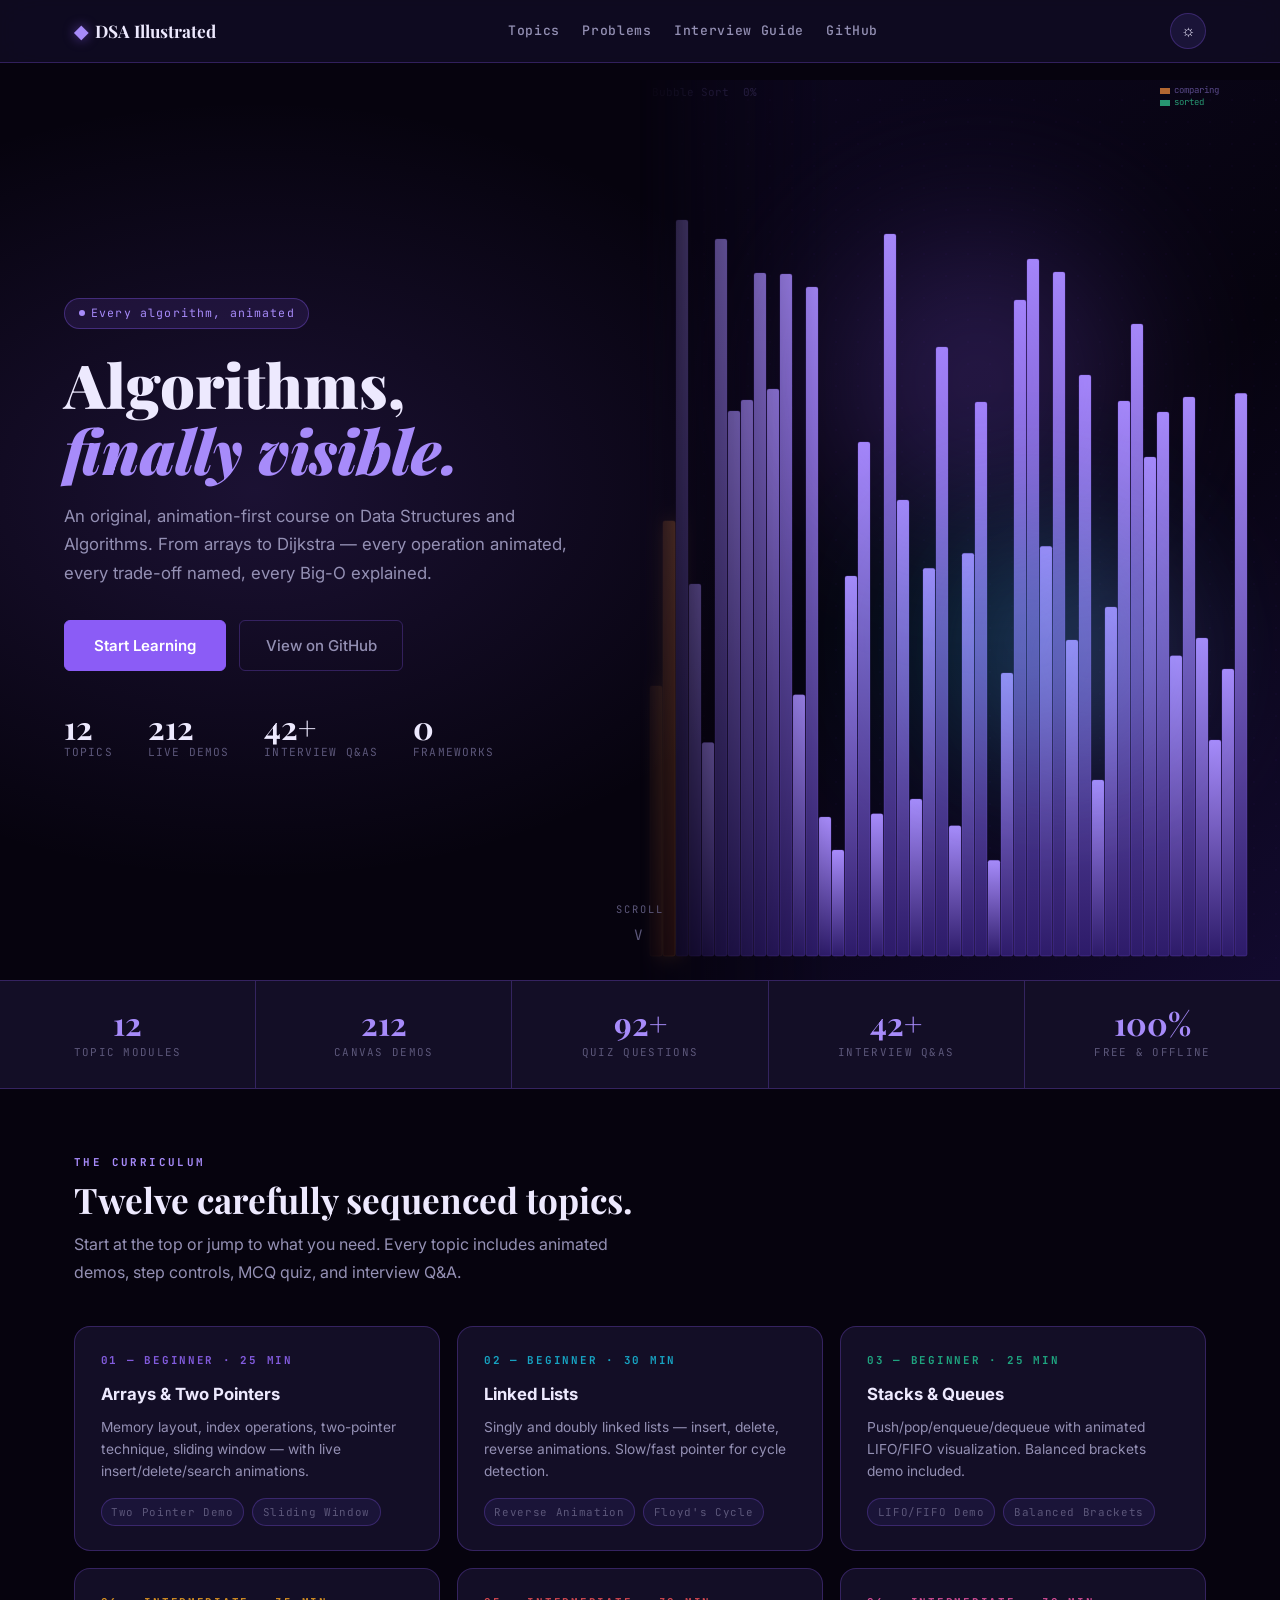
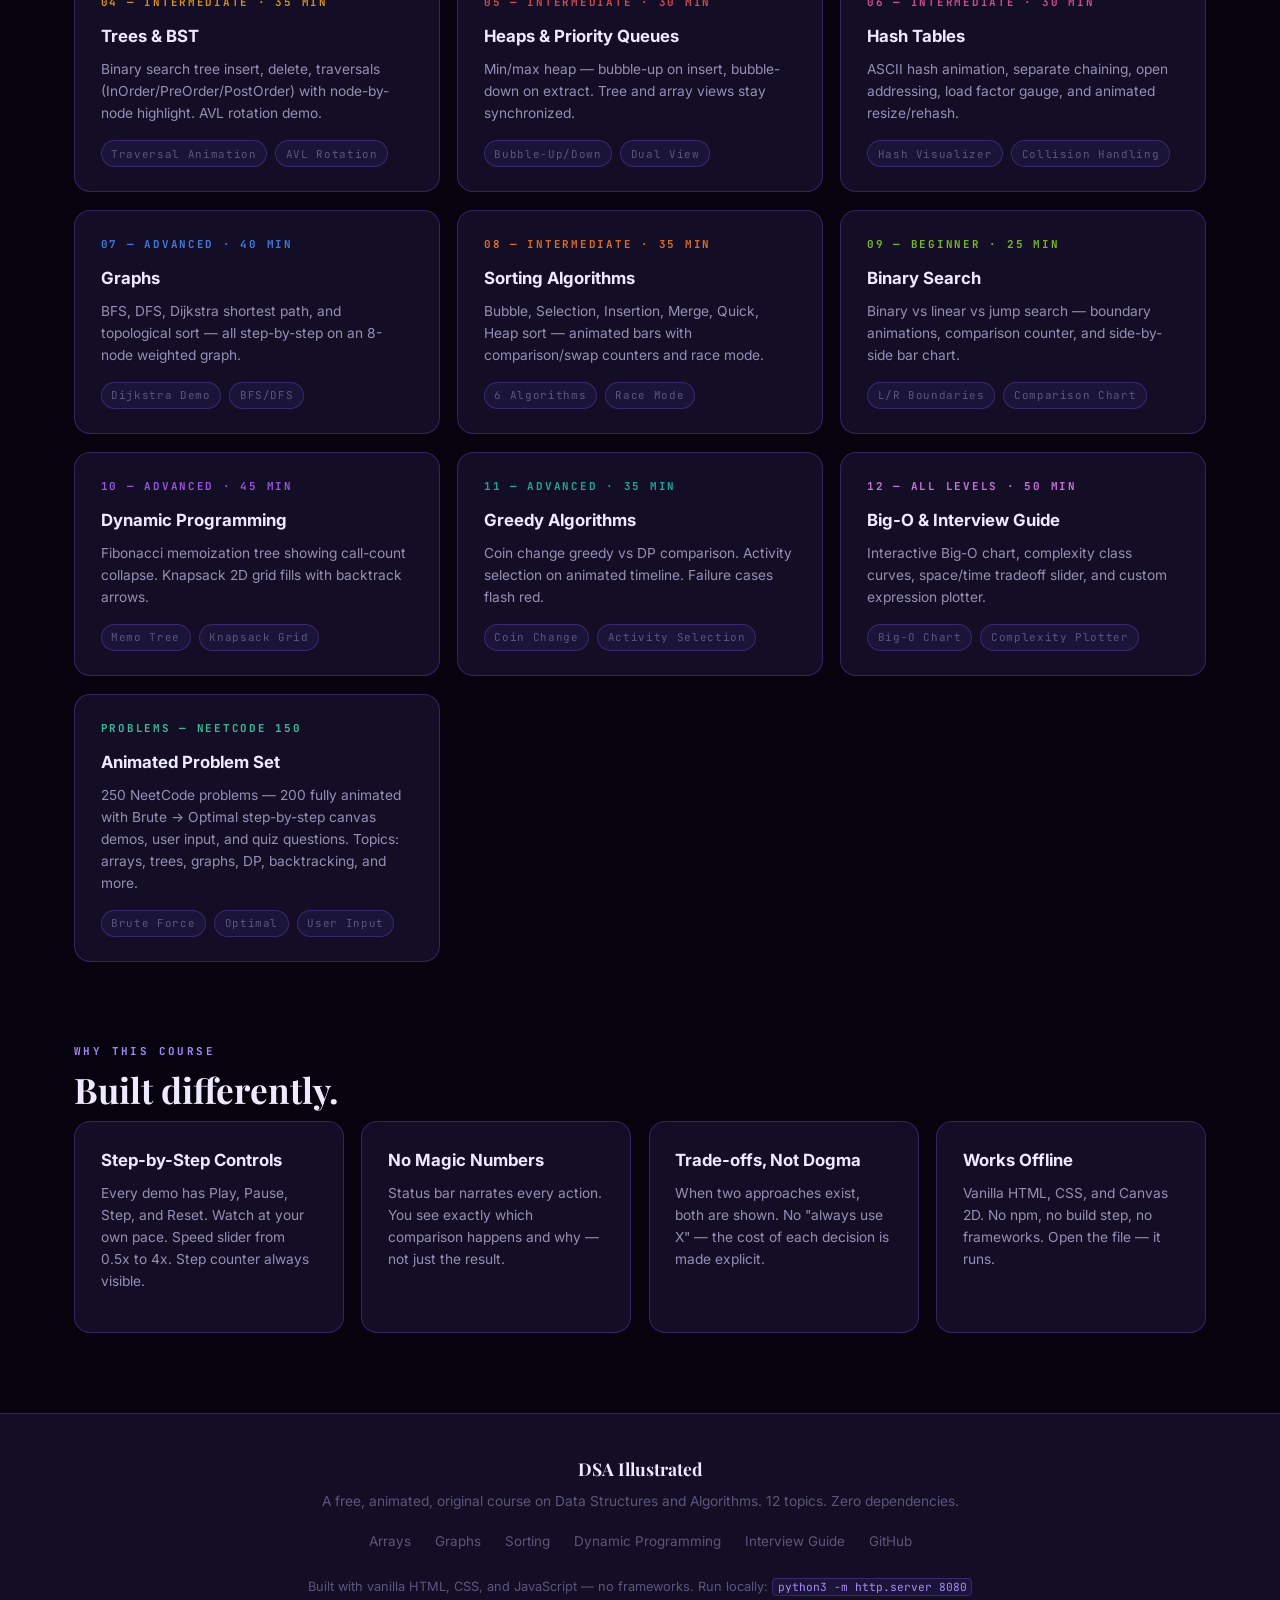
<file: index.html>
<!DOCTYPE html>
<html lang="en">
<head>
  <meta charset="UTF-8">
  <meta name="viewport" content="width=device-width, initial-scale=1.0">
  <title>DSA Illustrated — Interactive Data Structures &amp; Algorithms Course</title>
  <meta name="description" content="Learn DSA through animated canvas demos. 12 topics, every algorithm visualized, step by step. No frameworks.">
  <script>try{var t=localStorage.getItem('dsa-theme')||'dark';document.documentElement.setAttribute('data-theme',t)}catch(e){document.documentElement.setAttribute('data-theme','dark')}</script>
  <link rel="stylesheet" href="css/style.css">
</head>
<body>

<div class="reading-progress" id="reading-progress"></div>

<nav class="navbar">
  <div class="navbar-inner">
    <a class="navbar-brand" href="index.html">
      <span class="brand-icon" style="font-size:1.1rem;color:var(--primary-soft)">&#9670;</span>
      DSA Illustrated
    </a>
    <div class="navbar-links">
      <a href="#topics">Topics</a>
      <a href="problems.html">Problems</a>
      <a href="topics/12-interview-guide.html">Interview Guide</a>
      <a href="https://github.com/sridhar-3009/DSA-Course" target="_blank">GitHub</a>
    </div>
    <div class="navbar-actions">
      <button class="btn-icon" id="theme-toggle" title="Toggle theme">&#9788;</button>
    </div>
  </div>
</nav>

<section class="hero">
  <div class="hero-inner">
    <div class="hero-badge">
      <span class="hero-badge-dot"></span>
      Every algorithm, animated
    </div>
    <h1>Algorithms,<br><em>finally visible.</em></h1>
    <p class="hero-sub">An original, animation-first course on Data Structures and Algorithms. From arrays to Dijkstra — every operation animated, every trade-off named, every Big-O explained.</p>
    <div class="hero-ctas">
      <a href="#topics" class="btn-primary">Start Learning</a>
      <a href="https://github.com/sridhar-3009/DSA-Course" class="btn-outline" target="_blank">View on GitHub</a>
    </div>
    <div class="hero-stats">
      <div>
        <div class="hero-stat-val">12</div>
        <div class="hero-stat-label">Topics</div>
      </div>
      <div>
        <div class="hero-stat-val">212</div>
        <div class="hero-stat-label">Live Demos</div>
      </div>
      <div>
        <div class="hero-stat-val">42+</div>
        <div class="hero-stat-label">Interview Q&amp;As</div>
      </div>
      <div>
        <div class="hero-stat-val">0</div>
        <div class="hero-stat-label">Frameworks</div>
      </div>
    </div>
  </div>
  <div class="hero-3d-panel">
    <canvas id="hero-canvas" aria-hidden="true"></canvas>
    <div class="hero-orbs" aria-hidden="true">
      <div class="hero-orb orb-1"></div>
      <div class="hero-orb orb-2"></div>
      <div class="hero-orb orb-3"></div>
    </div>
  </div>
  <div class="scroll-hint">Scroll</div>
</section>

<div class="stats-bar">
  <div class="stat-item"><span class="stat-num">12</span><span class="stat-txt">Topic Modules</span></div>
  <div class="stat-item"><span class="stat-num">212</span><span class="stat-txt">Canvas Demos</span></div>
  <div class="stat-item"><span class="stat-num">92+</span><span class="stat-txt">Quiz Questions</span></div>
  <div class="stat-item"><span class="stat-num">42+</span><span class="stat-txt">Interview Q&amp;As</span></div>
  <div class="stat-item"><span class="stat-num">100%</span><span class="stat-txt">Free &amp; Offline</span></div>
</div>

<section class="curriculum-section" id="topics">
  <div class="curriculum-label">The Curriculum</div>
  <h2 class="curriculum-title">Twelve carefully sequenced topics.</h2>
  <p class="curriculum-sub">Start at the top or jump to what you need. Every topic includes animated demos, step controls, MCQ quiz, and interview Q&amp;A.</p>

  <div class="course-grid">

    <a href="topics/01-arrays.html" class="course-card" style="--card-color:#8B5CF6">
      <div class="card-num">01 &mdash; Beginner &middot; 25 min</div>
      <div class="card-title">Arrays &amp; Two Pointers</div>
      <p class="card-desc">Memory layout, index operations, two-pointer technique, sliding window — with live insert/delete/search animations.</p>
      <div class="card-meta">
        <span class="card-tag">Two Pointer Demo</span>
        <span class="card-tag">Sliding Window</span>
      </div>
    </a>

    <a href="topics/02-linked-list.html" class="course-card" style="--card-color:#06B6D4">
      <div class="card-num">02 &mdash; Beginner &middot; 30 min</div>
      <div class="card-title">Linked Lists</div>
      <p class="card-desc">Singly and doubly linked lists — insert, delete, reverse animations. Slow/fast pointer for cycle detection.</p>
      <div class="card-meta">
        <span class="card-tag">Reverse Animation</span>
        <span class="card-tag">Floyd's Cycle</span>
      </div>
    </a>

    <a href="topics/03-stack-queue.html" class="course-card" style="--card-color:#10B981">
      <div class="card-num">03 &mdash; Beginner &middot; 25 min</div>
      <div class="card-title">Stacks &amp; Queues</div>
      <p class="card-desc">Push/pop/enqueue/dequeue with animated LIFO/FIFO visualization. Balanced brackets demo included.</p>
      <div class="card-meta">
        <span class="card-tag">LIFO/FIFO Demo</span>
        <span class="card-tag">Balanced Brackets</span>
      </div>
    </a>

    <a href="topics/04-trees.html" class="course-card" style="--card-color:#F59E0B">
      <div class="card-num">04 &mdash; Intermediate &middot; 35 min</div>
      <div class="card-title">Trees &amp; BST</div>
      <p class="card-desc">Binary search tree insert, delete, traversals (InOrder/PreOrder/PostOrder) with node-by-node highlight. AVL rotation demo.</p>
      <div class="card-meta">
        <span class="card-tag">Traversal Animation</span>
        <span class="card-tag">AVL Rotation</span>
      </div>
    </a>

    <a href="topics/05-heaps.html" class="course-card" style="--card-color:#EF4444">
      <div class="card-num">05 &mdash; Intermediate &middot; 30 min</div>
      <div class="card-title">Heaps &amp; Priority Queues</div>
      <p class="card-desc">Min/max heap — bubble-up on insert, bubble-down on extract. Tree and array views stay synchronized.</p>
      <div class="card-meta">
        <span class="card-tag">Bubble-Up/Down</span>
        <span class="card-tag">Dual View</span>
      </div>
    </a>

    <a href="topics/06-hash-tables.html" class="course-card" style="--card-color:#EC4899">
      <div class="card-num">06 &mdash; Intermediate &middot; 30 min</div>
      <div class="card-title">Hash Tables</div>
      <p class="card-desc">ASCII hash animation, separate chaining, open addressing, load factor gauge, and animated resize/rehash.</p>
      <div class="card-meta">
        <span class="card-tag">Hash Visualizer</span>
        <span class="card-tag">Collision Handling</span>
      </div>
    </a>

    <a href="topics/07-graphs.html" class="course-card" style="--card-color:#3B82F6">
      <div class="card-num">07 &mdash; Advanced &middot; 40 min</div>
      <div class="card-title">Graphs</div>
      <p class="card-desc">BFS, DFS, Dijkstra shortest path, and topological sort — all step-by-step on an 8-node weighted graph.</p>
      <div class="card-meta">
        <span class="card-tag">Dijkstra Demo</span>
        <span class="card-tag">BFS/DFS</span>
      </div>
    </a>

    <a href="topics/08-sorting.html" class="course-card" style="--card-color:#F97316">
      <div class="card-num">08 &mdash; Intermediate &middot; 35 min</div>
      <div class="card-title">Sorting Algorithms</div>
      <p class="card-desc">Bubble, Selection, Insertion, Merge, Quick, Heap sort — animated bars with comparison/swap counters and race mode.</p>
      <div class="card-meta">
        <span class="card-tag">6 Algorithms</span>
        <span class="card-tag">Race Mode</span>
      </div>
    </a>

    <a href="topics/09-binary-search.html" class="course-card" style="--card-color:#84CC16">
      <div class="card-num">09 &mdash; Beginner &middot; 25 min</div>
      <div class="card-title">Binary Search</div>
      <p class="card-desc">Binary vs linear vs jump search — boundary animations, comparison counter, and side-by-side bar chart.</p>
      <div class="card-meta">
        <span class="card-tag">L/R Boundaries</span>
        <span class="card-tag">Comparison Chart</span>
      </div>
    </a>

    <a href="topics/10-dynamic-programming.html" class="course-card" style="--card-color:#A855F7">
      <div class="card-num">10 &mdash; Advanced &middot; 45 min</div>
      <div class="card-title">Dynamic Programming</div>
      <p class="card-desc">Fibonacci memoization tree showing call-count collapse. Knapsack 2D grid fills with backtrack arrows.</p>
      <div class="card-meta">
        <span class="card-tag">Memo Tree</span>
        <span class="card-tag">Knapsack Grid</span>
      </div>
    </a>

    <a href="topics/11-greedy.html" class="course-card" style="--card-color:#14B8A6">
      <div class="card-num">11 &mdash; Advanced &middot; 35 min</div>
      <div class="card-title">Greedy Algorithms</div>
      <p class="card-desc">Coin change greedy vs DP comparison. Activity selection on animated timeline. Failure cases flash red.</p>
      <div class="card-meta">
        <span class="card-tag">Coin Change</span>
        <span class="card-tag">Activity Selection</span>
      </div>
    </a>

    <a href="topics/12-interview-guide.html" class="course-card" style="--card-color:#E879F9">
      <div class="card-num">12 &mdash; All Levels &middot; 50 min</div>
      <div class="card-title">Big-O &amp; Interview Guide</div>
      <p class="card-desc">Interactive Big-O chart, complexity class curves, space/time tradeoff slider, and custom expression plotter.</p>
      <div class="card-meta">
        <span class="card-tag">Big-O Chart</span>
        <span class="card-tag">Complexity Plotter</span>
      </div>
    </a>

    <a href="problems.html" class="course-card" style="--card-color:#34D399">
      <div class="card-num">Problems &mdash; NeetCode 150</div>
      <div class="card-title">Animated Problem Set</div>
      <p class="card-desc">250 NeetCode problems — 200 fully animated with Brute → Optimal step-by-step canvas demos, user input, and quiz questions. Topics: arrays, trees, graphs, DP, backtracking, and more.</p>
      <div class="card-meta">
        <span class="card-tag">Brute Force</span>
        <span class="card-tag">Optimal</span>
        <span class="card-tag">User Input</span>
      </div>
    </a>

  </div>
</section>

<section class="curriculum-section" style="padding-top:0">
  <div class="curriculum-label">Why This Course</div>
  <h2 class="curriculum-title">Built differently.</h2>
  <div class="course-grid" style="grid-template-columns:repeat(auto-fill,minmax(240px,1fr))">
    <div class="course-card" style="--card-color:#8B5CF6">
      <div class="card-title">Step-by-Step Controls</div>
      <p class="card-desc">Every demo has Play, Pause, Step, and Reset. Watch at your own pace. Speed slider from 0.5x to 4x. Step counter always visible.</p>
    </div>
    <div class="course-card" style="--card-color:#8B5CF6">
      <div class="card-title">No Magic Numbers</div>
      <p class="card-desc">Status bar narrates every action. You see exactly which comparison happens and why — not just the result.</p>
    </div>
    <div class="course-card" style="--card-color:#8B5CF6">
      <div class="card-title">Trade-offs, Not Dogma</div>
      <p class="card-desc">When two approaches exist, both are shown. No "always use X" — the cost of each decision is made explicit.</p>
    </div>
    <div class="course-card" style="--card-color:#8B5CF6">
      <div class="card-title">Works Offline</div>
      <p class="card-desc">Vanilla HTML, CSS, and Canvas 2D. No npm, no build step, no frameworks. Open the file — it runs.</p>
    </div>
  </div>
</section>

<footer class="site-footer">
  <div class="footer-brand">DSA Illustrated</div>
  <p class="footer-sub">A free, animated, original course on Data Structures and Algorithms. 12 topics. Zero dependencies.</p>
  <div class="footer-links">
    <a href="topics/01-arrays.html">Arrays</a>
    <a href="topics/07-graphs.html">Graphs</a>
    <a href="topics/08-sorting.html">Sorting</a>
    <a href="topics/10-dynamic-programming.html">Dynamic Programming</a>
    <a href="topics/12-interview-guide.html">Interview Guide</a>
    <a href="https://github.com/sridhar-3009/DSA-Course" target="_blank">GitHub</a>
  </div>
  <p style="margin-top:1.4rem;font-size:0.8rem;color:var(--text-muted)">
    Built with vanilla HTML, CSS, and JavaScript &mdash; no frameworks.
    Run locally: <code>python3 -m http.server 8080</code>
  </p>
</footer>

<script src="js/main.js"></script>
</body>
</html>
</file>
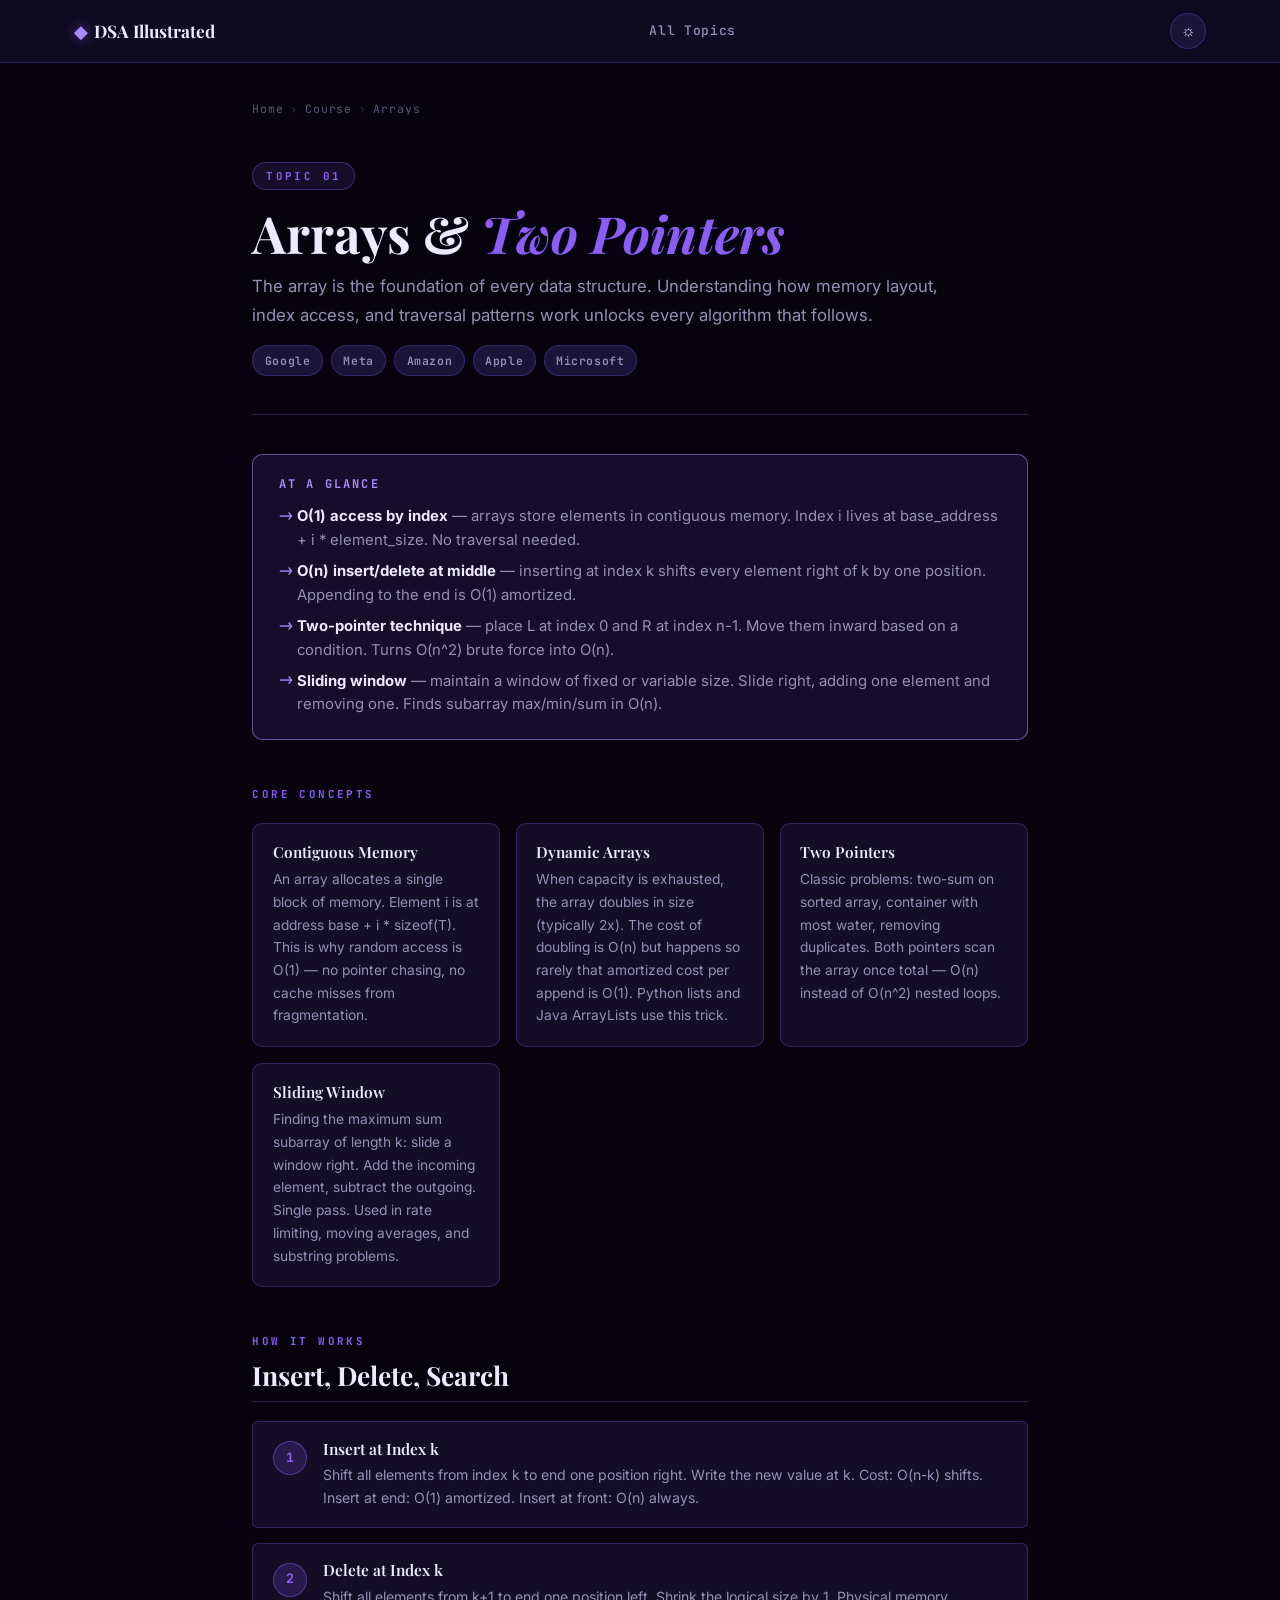
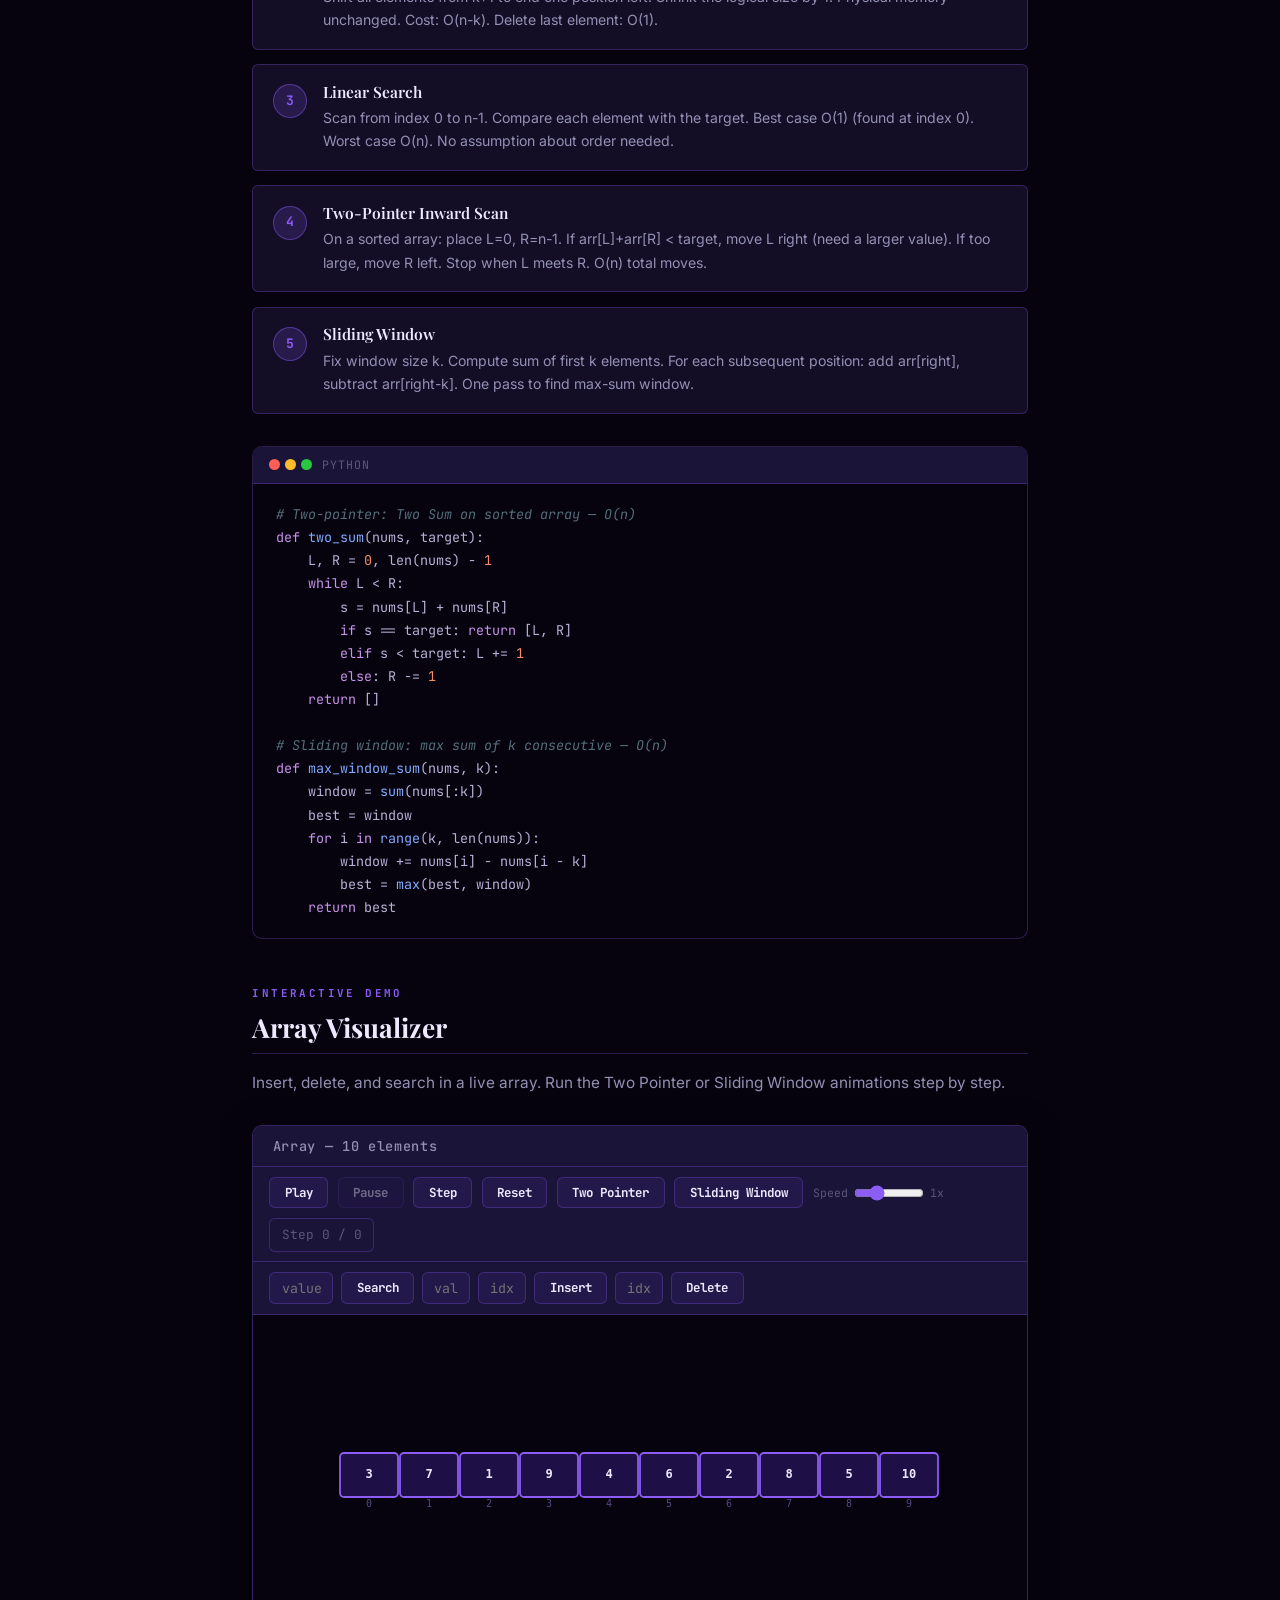
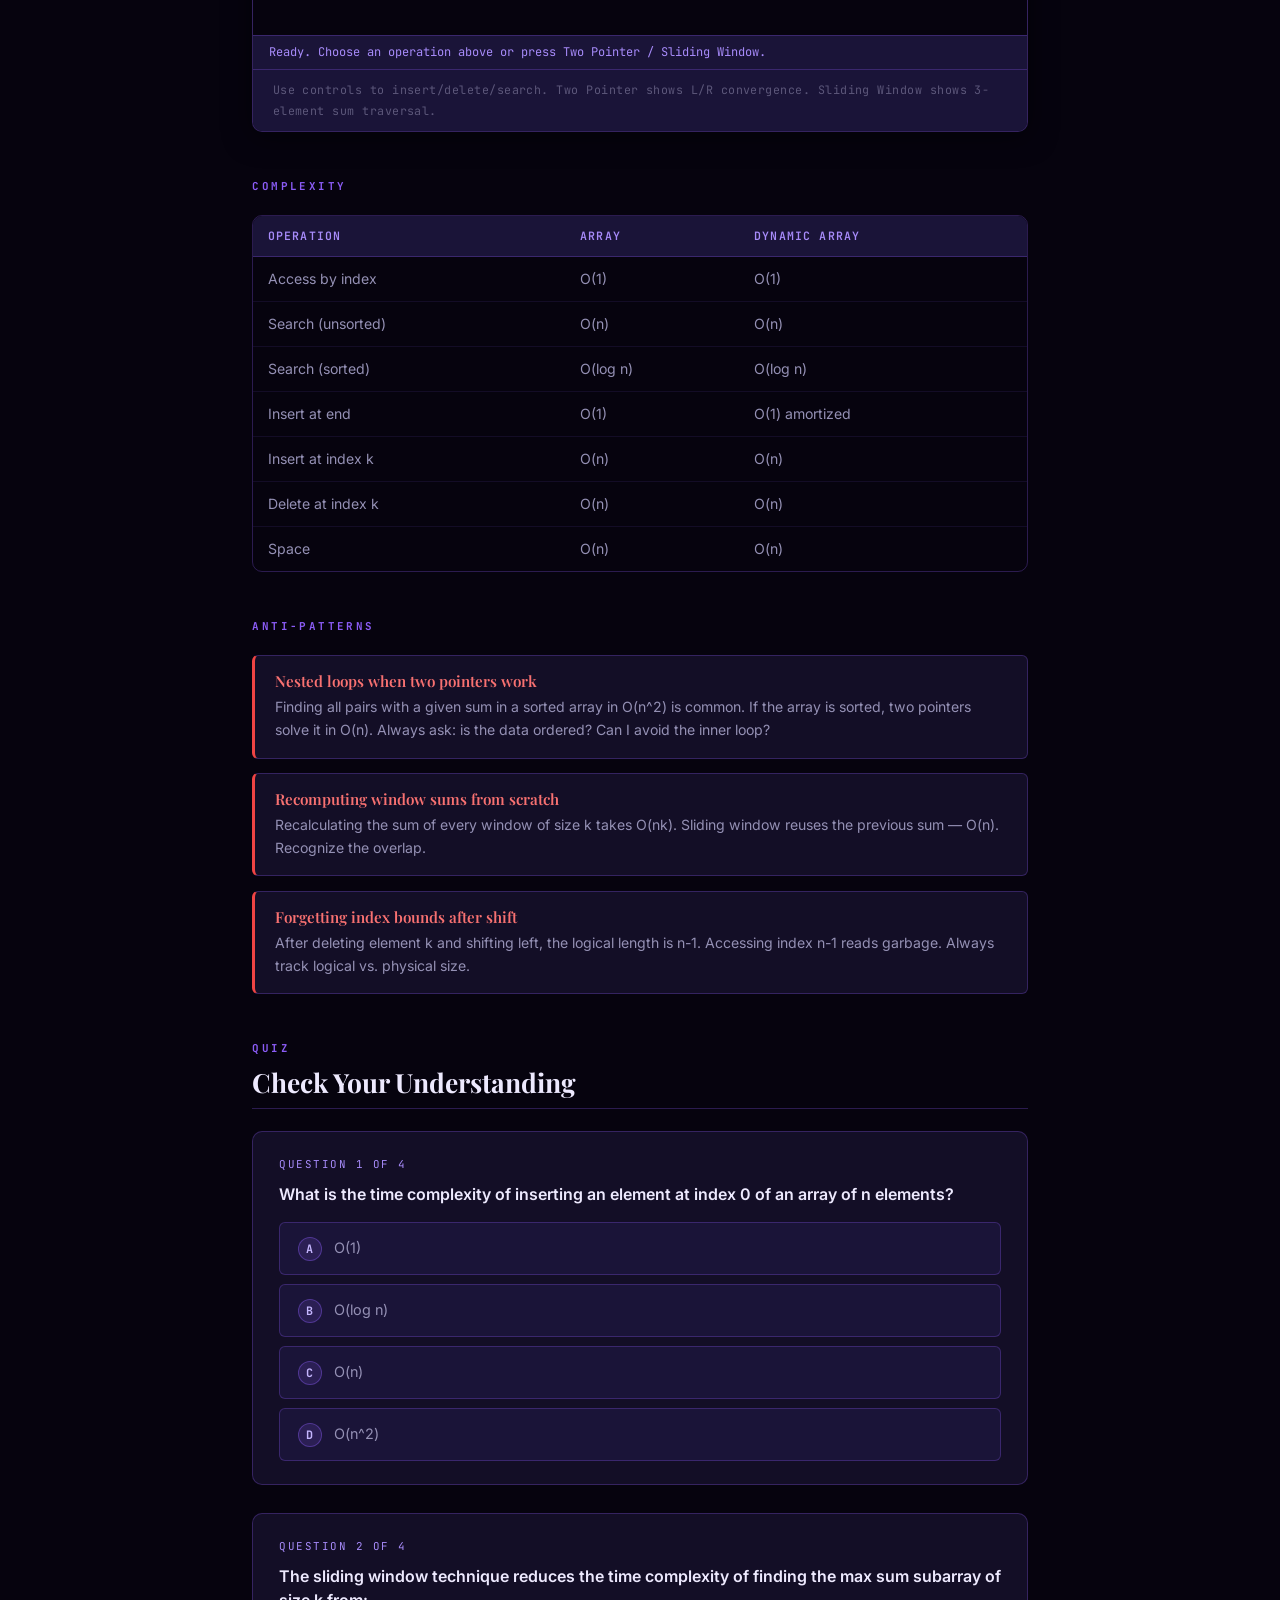
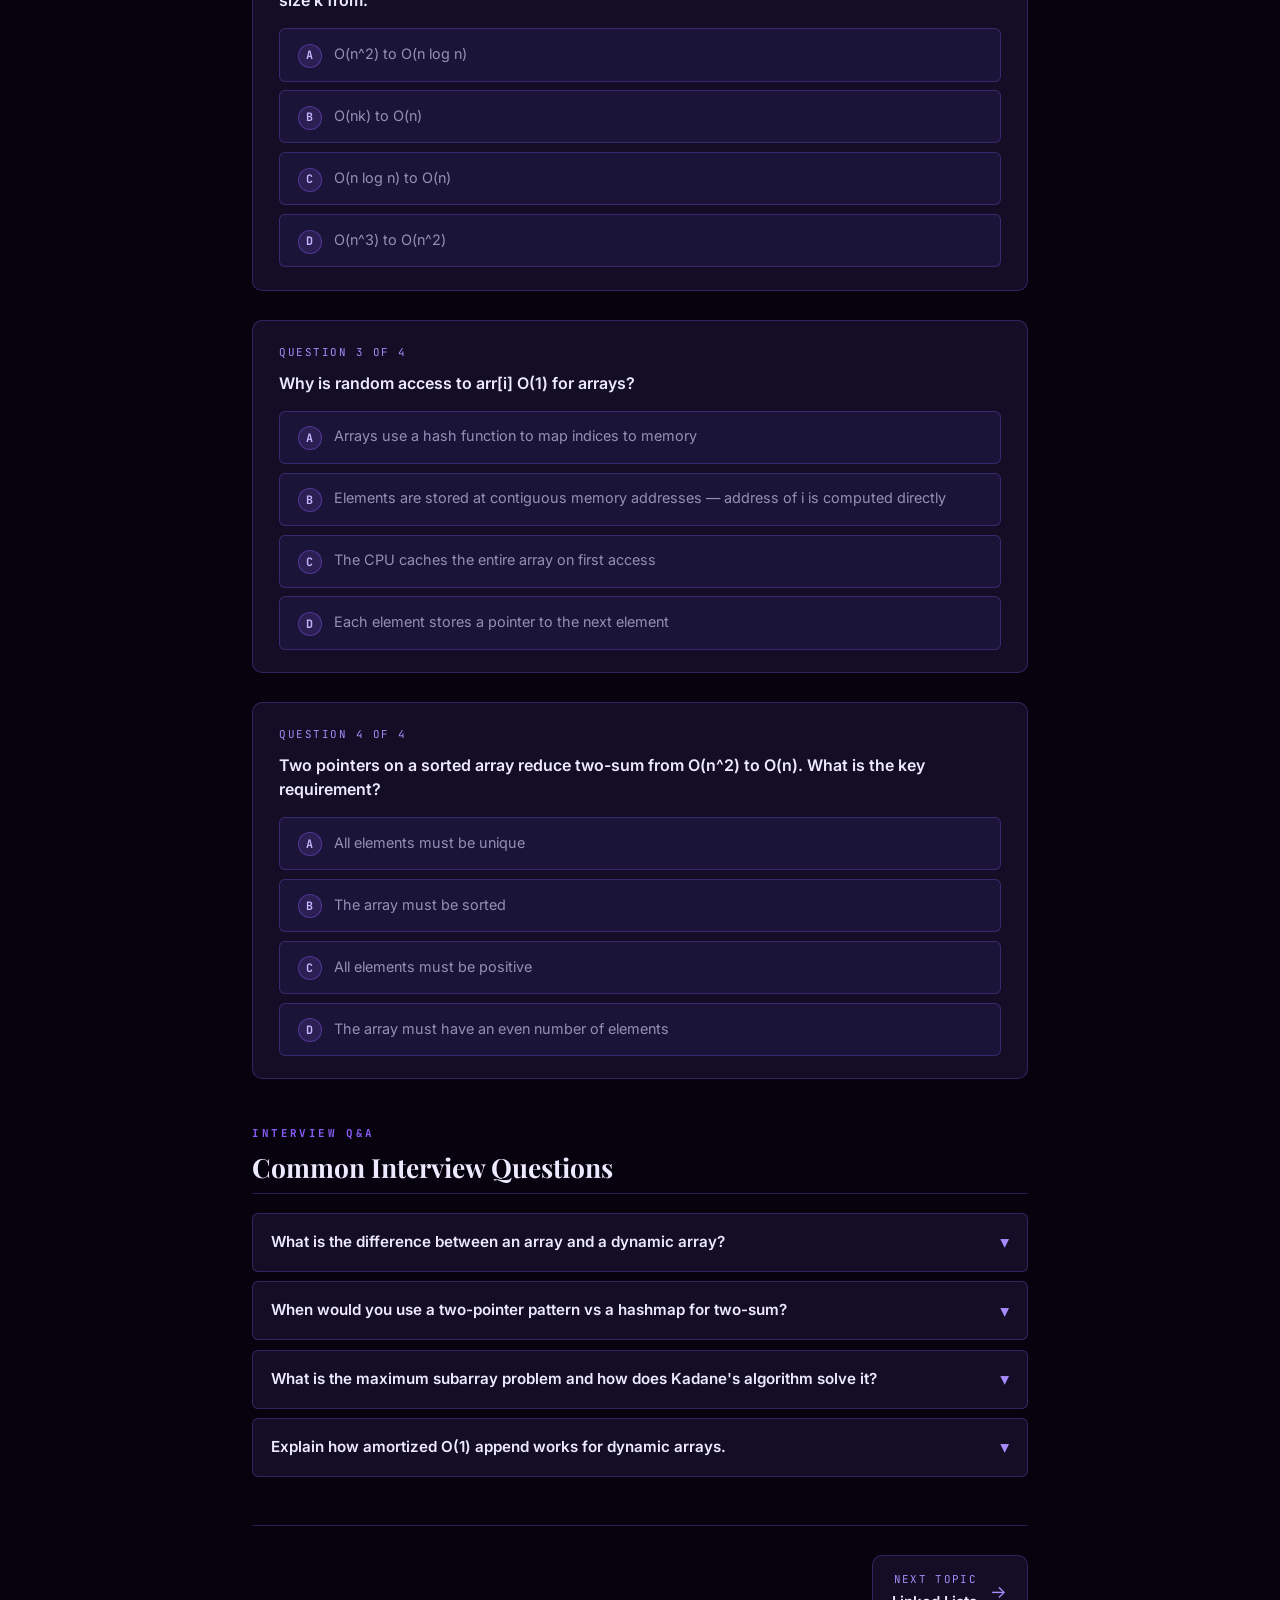
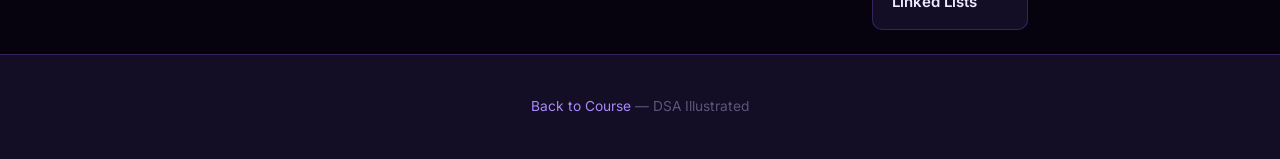
<file: topics/01-arrays.html>
<!DOCTYPE html>
<html lang="en">
<head>
  <meta charset="UTF-8"><meta name="viewport" content="width=device-width, initial-scale=1.0">
  <script>try{var t=localStorage.getItem('dsa-theme')||'dark';document.documentElement.setAttribute('data-theme',t)}catch(e){document.documentElement.setAttribute('data-theme','dark')}</script>
  <title>Arrays &amp; Two Pointers — DSA Illustrated</title>
  <link rel="stylesheet" href="../css/style.css">
  <style>:root{--topic-color:#8B5CF6}</style>
</head>
<body>
<div class="reading-progress" id="reading-progress"></div>
<nav class="navbar">
  <div class="navbar-inner">
    <a class="navbar-brand" href="../index.html"><span class="brand-icon" style="color:var(--primary-soft)">&#9670;</span>DSA Illustrated</a>
    <div class="navbar-links"><a href="../index.html#topics">All Topics</a></div>
    <div class="navbar-actions"><button class="btn-icon" id="theme-toggle" title="Toggle theme">&#9788;</button></div>
  </div>
</nav>

<div class="container">
  <div class="breadcrumb"><a href="../index.html">Home</a><span class="breadcrumb-sep">›</span><a href="../index.html#topics">Course</a><span class="breadcrumb-sep">›</span><span>Arrays</span></div>

  <div class="topic-header">
    <div class="topic-badge">Topic 01</div>
    <h1>Arrays &amp; <span class="accent">Two Pointers</span></h1>
    <p class="subtitle">The array is the foundation of every data structure. Understanding how memory layout, index access, and traversal patterns work unlocks every algorithm that follows.</p>
    <div class="company-badges">
      <span class="badge">Google</span><span class="badge">Meta</span><span class="badge">Amazon</span><span class="badge">Apple</span><span class="badge">Microsoft</span>
    </div>
  </div>

  <div class="at-a-glance reveal">
    <h3>At a Glance</h3>
    <ul>
      <li><strong>O(1) access by index</strong> — arrays store elements in contiguous memory. Index i lives at base_address + i * element_size. No traversal needed.</li>
      <li><strong>O(n) insert/delete at middle</strong> — inserting at index k shifts every element right of k by one position. Appending to the end is O(1) amortized.</li>
      <li><strong>Two-pointer technique</strong> — place L at index 0 and R at index n-1. Move them inward based on a condition. Turns O(n^2) brute force into O(n).</li>
      <li><strong>Sliding window</strong> — maintain a window of fixed or variable size. Slide right, adding one element and removing one. Finds subarray max/min/sum in O(n).</li>
    </ul>
  </div>

  <div class="section-label">Core Concepts</div>
  <div class="mini-cards">
    <div class="mini-card">
      <h4>Contiguous Memory</h4>
      <p>An array allocates a single block of memory. Element i is at address base + i * sizeof(T). This is why random access is O(1) — no pointer chasing, no cache misses from fragmentation.</p>
    </div>
    <div class="mini-card">
      <h4>Dynamic Arrays</h4>
      <p>When capacity is exhausted, the array doubles in size (typically 2x). The cost of doubling is O(n) but happens so rarely that amortized cost per append is O(1). Python lists and Java ArrayLists use this trick.</p>
    </div>
    <div class="mini-card">
      <h4>Two Pointers</h4>
      <p>Classic problems: two-sum on sorted array, container with most water, removing duplicates. Both pointers scan the array once total — O(n) instead of O(n^2) nested loops.</p>
    </div>
    <div class="mini-card">
      <h4>Sliding Window</h4>
      <p>Finding the maximum sum subarray of length k: slide a window right. Add the incoming element, subtract the outgoing. Single pass. Used in rate limiting, moving averages, and substring problems.</p>
    </div>
  </div>

  <div class="section-label">How It Works</div>
  <h2 class="section-title">Insert, Delete, Search</h2>
  <div class="steps">
    <div class="step-item"><div class="step-num">1</div><div><h4>Insert at Index k</h4><p>Shift all elements from index k to end one position right. Write the new value at k. Cost: O(n-k) shifts. Insert at end: O(1) amortized. Insert at front: O(n) always.</p></div></div>
    <div class="step-item"><div class="step-num">2</div><div><h4>Delete at Index k</h4><p>Shift all elements from k+1 to end one position left. Shrink the logical size by 1. Physical memory unchanged. Cost: O(n-k). Delete last element: O(1).</p></div></div>
    <div class="step-item"><div class="step-num">3</div><div><h4>Linear Search</h4><p>Scan from index 0 to n-1. Compare each element with the target. Best case O(1) (found at index 0). Worst case O(n). No assumption about order needed.</p></div></div>
    <div class="step-item"><div class="step-num">4</div><div><h4>Two-Pointer Inward Scan</h4><p>On a sorted array: place L=0, R=n-1. If arr[L]+arr[R] &lt; target, move L right (need a larger value). If too large, move R left. Stop when L meets R. O(n) total moves.</p></div></div>
    <div class="step-item"><div class="step-num">5</div><div><h4>Sliding Window</h4><p>Fix window size k. Compute sum of first k elements. For each subsequent position: add arr[right], subtract arr[right-k]. One pass to find max-sum window.</p></div></div>
  </div>

  <div class="code-block">
    <div class="cb-header"><div class="cb-dots"><div class="cb-dot"></div><div class="cb-dot"></div><div class="cb-dot"></div></div><span class="cb-lang">Python</span></div>
    <pre><span class="cmt"># Two-pointer: Two Sum on sorted array — O(n)</span>
<span class="kw">def</span> <span class="fn">two_sum</span>(nums, target):
    L, R = <span class="num">0</span>, len(nums) - <span class="num">1</span>
    <span class="kw">while</span> L < R:
        s = nums[L] + nums[R]
        <span class="kw">if</span> s == target: <span class="kw">return</span> [L, R]
        <span class="kw">elif</span> s < target: L += <span class="num">1</span>
        <span class="kw">else</span>: R -= <span class="num">1</span>
    <span class="kw">return</span> []

<span class="cmt"># Sliding window: max sum of k consecutive — O(n)</span>
<span class="kw">def</span> <span class="fn">max_window_sum</span>(nums, k):
    window = <span class="fn">sum</span>(nums[:k])
    best = window
    <span class="kw">for</span> i <span class="kw">in</span> <span class="fn">range</span>(k, len(nums)):
        window += nums[i] - nums[i - k]
        best = <span class="fn">max</span>(best, window)
    <span class="kw">return</span> best</pre>
  </div>

  <div class="section-label">Interactive Demo</div>
  <h2 class="section-title">Array Visualizer</h2>
  <p class="section-desc">Insert, delete, and search in a live array. Run the Two Pointer or Sliding Window animations step by step.</p>

  <div class="demo-section">
    <div class="demo-header"><h3>Array — 10 elements</h3></div>
    <div id="demo-array">
      <div class="demo-canvas-wrap"></div>
    </div>
    <div class="demo-hint">Use controls to insert/delete/search. Two Pointer shows L/R convergence. Sliding Window shows 3-element sum traversal.</div>
  </div>

  <div class="section-label">Complexity</div>
  <div class="table-wrap">
    <table class="compare-table">
      <thead><tr><th>Operation</th><th>Array</th><th>Dynamic Array</th></tr></thead>
      <tbody>
        <tr><td>Access by index</td><td>O(1)</td><td>O(1)</td></tr>
        <tr><td>Search (unsorted)</td><td>O(n)</td><td>O(n)</td></tr>
        <tr><td>Search (sorted)</td><td>O(log n)</td><td>O(log n)</td></tr>
        <tr><td>Insert at end</td><td>O(1)</td><td>O(1) amortized</td></tr>
        <tr><td>Insert at index k</td><td>O(n)</td><td>O(n)</td></tr>
        <tr><td>Delete at index k</td><td>O(n)</td><td>O(n)</td></tr>
        <tr><td>Space</td><td>O(n)</td><td>O(n)</td></tr>
      </tbody>
    </table>
  </div>

  <div class="section-label">Anti-patterns</div>
  <div class="antipatterns">
    <div class="antipattern"><h4>Nested loops when two pointers work</h4><p>Finding all pairs with a given sum in a sorted array in O(n^2) is common. If the array is sorted, two pointers solve it in O(n). Always ask: is the data ordered? Can I avoid the inner loop?</p></div>
    <div class="antipattern"><h4>Recomputing window sums from scratch</h4><p>Recalculating the sum of every window of size k takes O(nk). Sliding window reuses the previous sum — O(n). Recognize the overlap.</p></div>
    <div class="antipattern"><h4>Forgetting index bounds after shift</h4><p>After deleting element k and shifting left, the logical length is n-1. Accessing index n-1 reads garbage. Always track logical vs. physical size.</p></div>
  </div>

  <div class="section-label">Quiz</div>
  <h2 class="section-title">Check Your Understanding</h2>
  <div class="quiz-section">
    <div class="quiz-question">
      <div class="quiz-q-num">Question 1 of 4</div>
      <div class="quiz-q-text">What is the time complexity of inserting an element at index 0 of an array of n elements?</div>
      <div class="quiz-options">
        <div class="quiz-option" data-correct="false" data-explanation="O(1) applies only to appending at the end."><span class="opt-letter">A</span>O(1)</div>
        <div class="quiz-option" data-correct="false" data-explanation="O(log n) is for binary search — not insertion."><span class="opt-letter">B</span>O(log n)</div>
        <div class="quiz-option" data-correct="true" data-explanation="Inserting at index 0 requires shifting all n elements right by one position."><span class="opt-letter">C</span>O(n)</div>
        <div class="quiz-option" data-correct="false" data-explanation="O(n^2) would require a nested loop — not the case here."><span class="opt-letter">D</span>O(n^2)</div>
      </div>
      <div class="quiz-feedback"></div>
    </div>
    <div class="quiz-question">
      <div class="quiz-q-num">Question 2 of 4</div>
      <div class="quiz-q-text">The sliding window technique reduces the time complexity of finding the max sum subarray of size k from:</div>
      <div class="quiz-options">
        <div class="quiz-option" data-correct="false" data-explanation="O(n^2) to O(n log n) is not the reduction sliding window provides."><span class="opt-letter">A</span>O(n^2) to O(n log n)</div>
        <div class="quiz-option" data-correct="true" data-explanation="Naive recomputation of each window is O(nk). Sliding window reuses previous sums in a single pass — O(n)."><span class="opt-letter">B</span>O(nk) to O(n)</div>
        <div class="quiz-option" data-correct="false" data-explanation="O(n log n) to O(n) describes other reductions like counting sort."><span class="opt-letter">C</span>O(n log n) to O(n)</div>
        <div class="quiz-option" data-correct="false" data-explanation="O(n^3) to O(n^2) is not a sliding window optimization."><span class="opt-letter">D</span>O(n^3) to O(n^2)</div>
      </div>
      <div class="quiz-feedback"></div>
    </div>
    <div class="quiz-question">
      <div class="quiz-q-num">Question 3 of 4</div>
      <div class="quiz-q-text">Why is random access to arr[i] O(1) for arrays?</div>
      <div class="quiz-options">
        <div class="quiz-option" data-correct="false" data-explanation="Arrays do not use hash functions for index access."><span class="opt-letter">A</span>Arrays use a hash function to map indices to memory</div>
        <div class="quiz-option" data-correct="true" data-explanation="Elements are stored contiguously. Address = base + i * element_size. One arithmetic operation — no traversal."><span class="opt-letter">B</span>Elements are stored at contiguous memory addresses — address of i is computed directly</div>
        <div class="quiz-option" data-correct="false" data-explanation="Caching helps but is not the structural reason for O(1) access."><span class="opt-letter">C</span>The CPU caches the entire array on first access</div>
        <div class="quiz-option" data-correct="false" data-explanation="Arrays do not use pointers between elements."><span class="opt-letter">D</span>Each element stores a pointer to the next element</div>
      </div>
      <div class="quiz-feedback"></div>
    </div>
    <div class="quiz-question">
      <div class="quiz-q-num">Question 4 of 4</div>
      <div class="quiz-q-text">Two pointers on a sorted array reduce two-sum from O(n^2) to O(n). What is the key requirement?</div>
      <div class="quiz-options">
        <div class="quiz-option" data-correct="false" data-explanation="Two pointers does not need the array to contain unique elements."><span class="opt-letter">A</span>All elements must be unique</div>
        <div class="quiz-option" data-correct="true" data-explanation="Two pointers exploit the ordering: if sum is too small, advance L to get a larger value; if too large, retreat R. This only works on a sorted array."><span class="opt-letter">B</span>The array must be sorted</div>
        <div class="quiz-option" data-correct="false" data-explanation="Two pointers does not require elements to be positive."><span class="opt-letter">C</span>All elements must be positive</div>
        <div class="quiz-option" data-correct="false" data-explanation="Array size does not determine whether two pointers applies."><span class="opt-letter">D</span>The array must have an even number of elements</div>
      </div>
      <div class="quiz-feedback"></div>
    </div>
  </div>

  <div class="section-label">Interview Q&amp;A</div>
  <h2 class="section-title">Common Interview Questions</h2>
  <div class="qa-section">
    <div class="qa-item"><button class="qa-q">What is the difference between an array and a dynamic array?<span class="qa-chevron">&#9662;</span></button><div class="qa-a"><div class="qa-a-inner">A static array has a fixed size declared at creation time — you cannot grow it. A dynamic array (Python list, Java ArrayList, C++ vector) starts with some capacity and doubles when full. The doubling costs O(n) but happens so rarely that the amortized cost per append is O(1). Trade-off: dynamic arrays waste memory (up to 2x the elements) but provide O(1) amortized push.</div></div></div>
    <div class="qa-item"><button class="qa-q">When would you use a two-pointer pattern vs a hashmap for two-sum?<span class="qa-chevron">&#9662;</span></button><div class="qa-a"><div class="qa-a-inner"><strong>Two pointers</strong> require the array to be sorted — then O(n) time, O(1) space. <strong>Hashmap</strong> works on unsorted arrays — O(n) time, O(n) space. Choose two pointers when space is constrained and sorting is cheap or already done. Choose hashmap when you cannot sort (order matters) or need to find indices.</div></div></div>
    <div class="qa-item"><button class="qa-q">What is the maximum subarray problem and how does Kadane's algorithm solve it?<span class="qa-chevron">&#9662;</span></button><div class="qa-a"><div class="qa-a-inner">Find the contiguous subarray with the largest sum. Kadane's: maintain <code>cur = max(arr[i], cur + arr[i])</code> and <code>best = max(best, cur)</code>. At each index, decide: extend the previous subarray or start fresh. O(n) time, O(1) space. Key insight: a subarray is worth extending only if the running sum is positive.</div></div></div>
    <div class="qa-item"><button class="qa-q">Explain how amortized O(1) append works for dynamic arrays.<span class="qa-chevron">&#9662;</span></button><div class="qa-a"><div class="qa-a-inner">Start with capacity 1. Each time the array fills, copy all n elements to a new array of size 2n. Cost of copies across all inserts: 1+2+4+...+n = 2n. Spread over n inserts, that is 2 per insert — O(1) amortized. The doubling strategy ensures the total copy work is bounded by twice the total elements inserted.</div></div></div>
  </div>

  <div class="topic-nav">
    <div></div>
    <a href="02-linked-list.html" class="topic-nav-link next">
      <div class="topic-nav-arrow">&#8594;</div>
      <div><div class="topic-nav-label">Next Topic</div><div class="topic-nav-title">Linked Lists</div></div>
    </a>
  </div>
</div>

<footer class="site-footer" style="margin-top:0">
  <p class="footer-sub"><a href="../index.html" style="color:var(--primary-soft)">Back to Course</a> &mdash; DSA Illustrated</p>
</footer>

<script src="../js/main.js"></script>
<script src="../js/demos.js"></script>
</body>
</html>
</file>
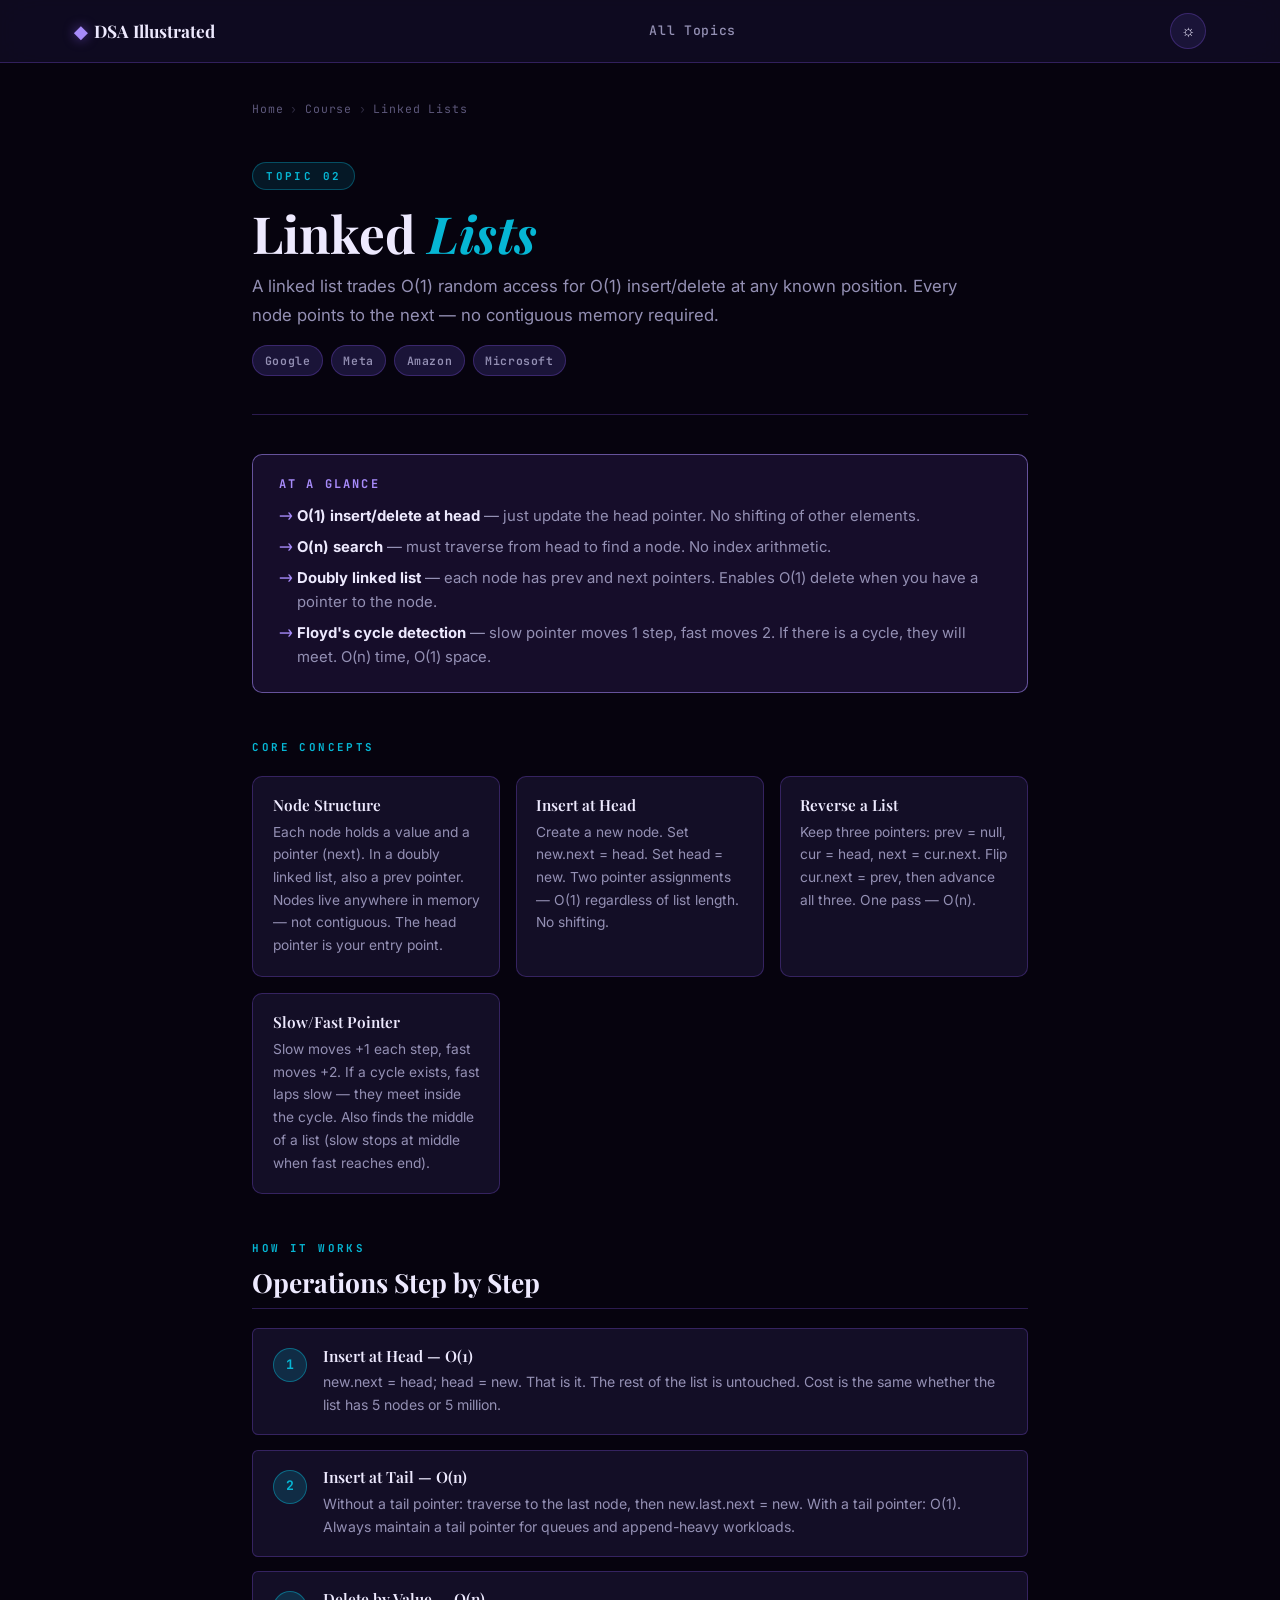
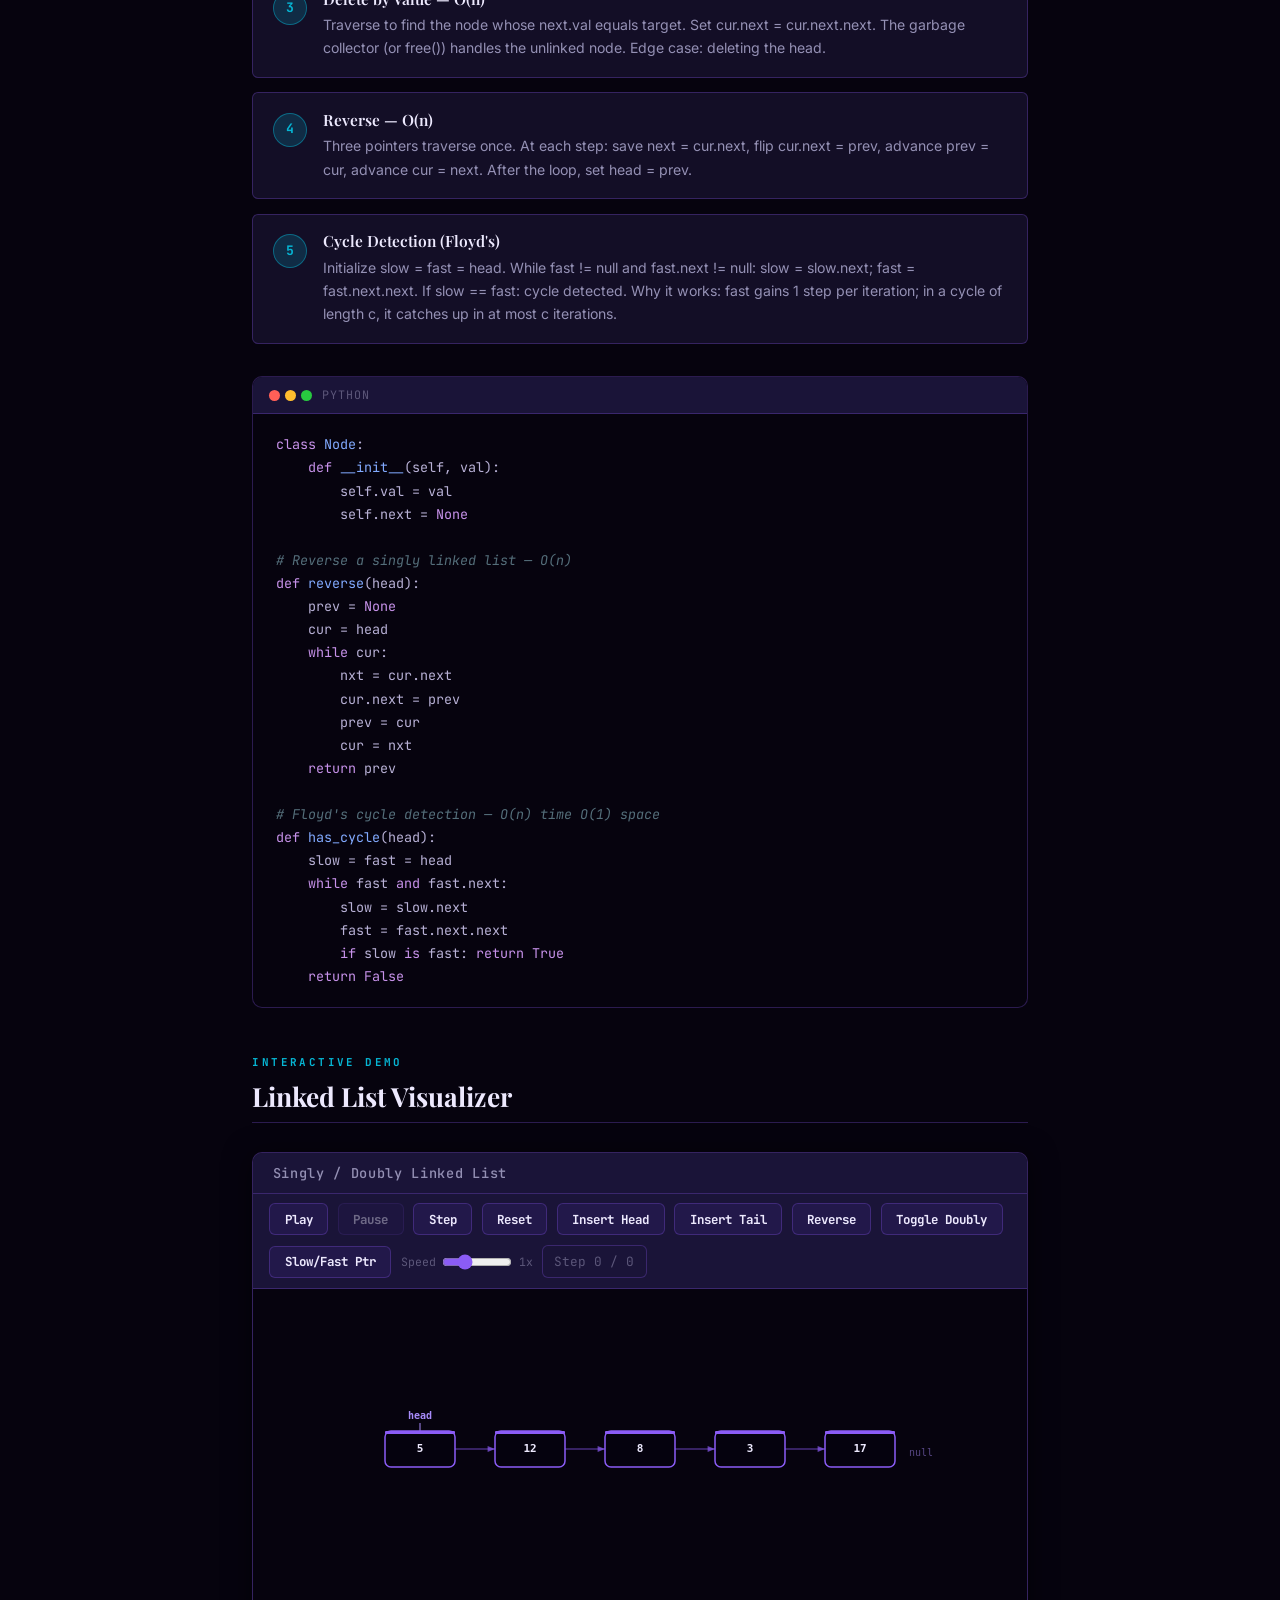
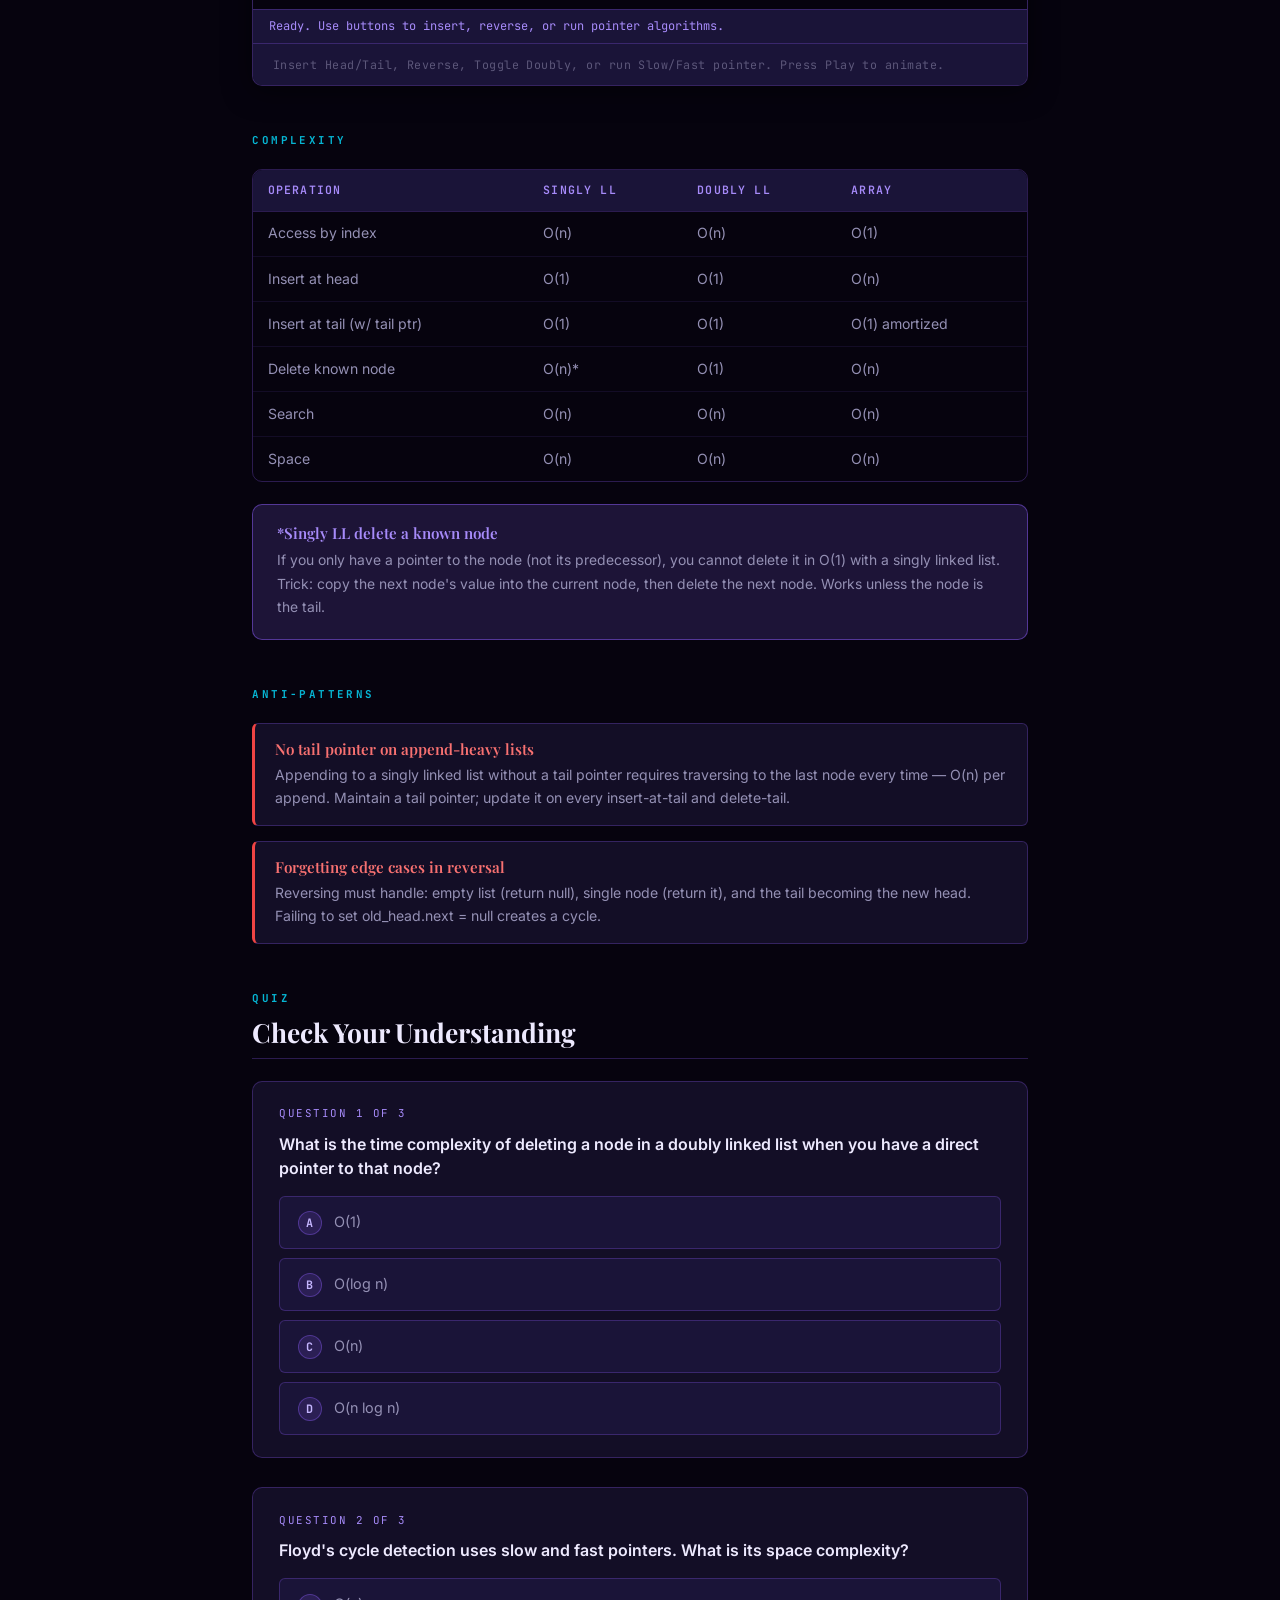
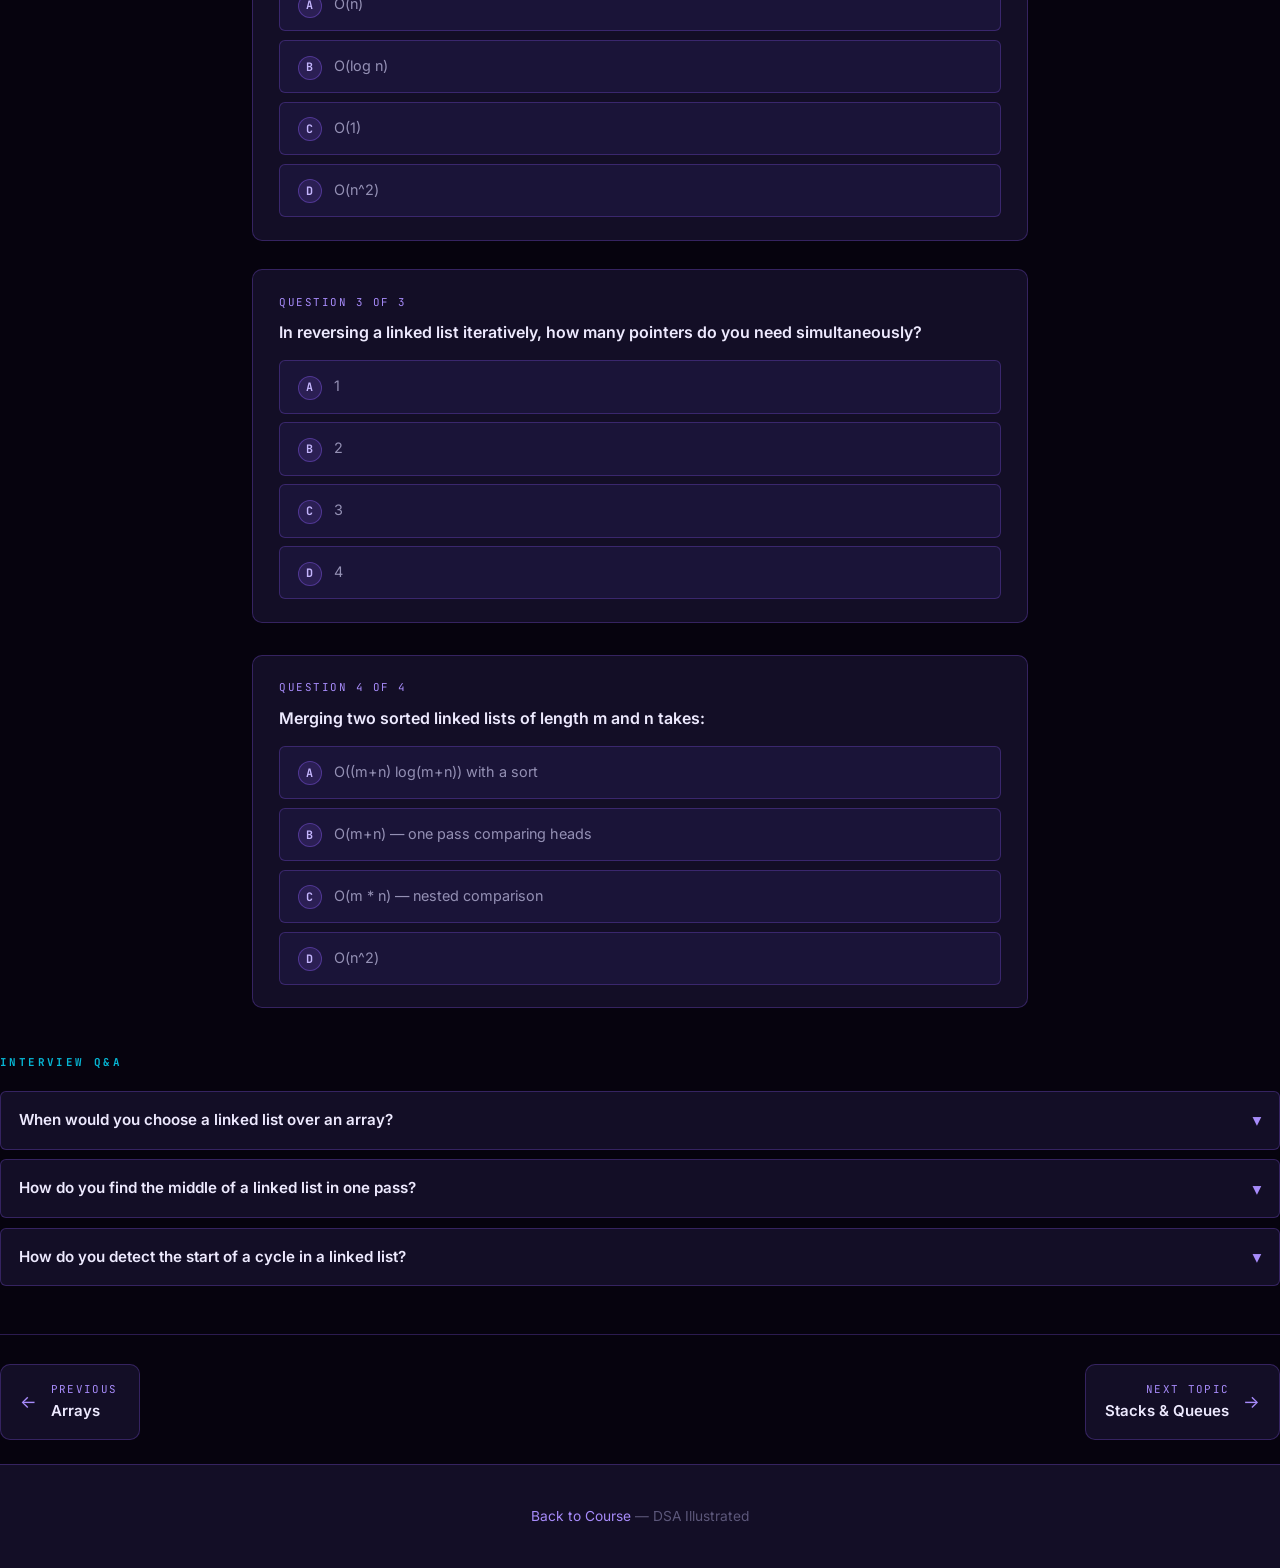
<file: topics/02-linked-list.html>
<!DOCTYPE html>
<html lang="en">
<head>
  <meta charset="UTF-8"><meta name="viewport" content="width=device-width, initial-scale=1.0">
  <script>try{var t=localStorage.getItem('dsa-theme')||'dark';document.documentElement.setAttribute('data-theme',t)}catch(e){document.documentElement.setAttribute('data-theme','dark')}</script>
  <title>Linked Lists — DSA Illustrated</title>
  <link rel="stylesheet" href="../css/style.css">
  <style>:root{--topic-color:#06B6D4}</style>
</head>
<body>
<div class="reading-progress" id="reading-progress"></div>
<nav class="navbar">
  <div class="navbar-inner">
    <a class="navbar-brand" href="../index.html"><span class="brand-icon" style="color:var(--primary-soft)">&#9670;</span>DSA Illustrated</a>
    <div class="navbar-links"><a href="../index.html#topics">All Topics</a></div>
    <div class="navbar-actions"><button class="btn-icon" id="theme-toggle">&#9788;</button></div>
  </div>
</nav>
<div class="container">
  <div class="breadcrumb"><a href="../index.html">Home</a><span class="breadcrumb-sep">›</span><a href="../index.html#topics">Course</a><span class="breadcrumb-sep">›</span><span>Linked Lists</span></div>
  <div class="topic-header">
    <div class="topic-badge">Topic 02</div>
    <h1>Linked <span class="accent">Lists</span></h1>
    <p class="subtitle">A linked list trades O(1) random access for O(1) insert/delete at any known position. Every node points to the next — no contiguous memory required.</p>
    <div class="company-badges"><span class="badge">Google</span><span class="badge">Meta</span><span class="badge">Amazon</span><span class="badge">Microsoft</span></div>
  </div>
  <div class="at-a-glance reveal">
    <h3>At a Glance</h3>
    <ul>
      <li><strong>O(1) insert/delete at head</strong> — just update the head pointer. No shifting of other elements.</li>
      <li><strong>O(n) search</strong> — must traverse from head to find a node. No index arithmetic.</li>
      <li><strong>Doubly linked list</strong> — each node has prev and next pointers. Enables O(1) delete when you have a pointer to the node.</li>
      <li><strong>Floyd's cycle detection</strong> — slow pointer moves 1 step, fast moves 2. If there is a cycle, they will meet. O(n) time, O(1) space.</li>
    </ul>
  </div>
  <div class="section-label">Core Concepts</div>
  <div class="mini-cards">
    <div class="mini-card"><h4>Node Structure</h4><p>Each node holds a value and a pointer (next). In a doubly linked list, also a prev pointer. Nodes live anywhere in memory — not contiguous. The head pointer is your entry point.</p></div>
    <div class="mini-card"><h4>Insert at Head</h4><p>Create a new node. Set new.next = head. Set head = new. Two pointer assignments — O(1) regardless of list length. No shifting.</p></div>
    <div class="mini-card"><h4>Reverse a List</h4><p>Keep three pointers: prev = null, cur = head, next = cur.next. Flip cur.next = prev, then advance all three. One pass — O(n).</p></div>
    <div class="mini-card"><h4>Slow/Fast Pointer</h4><p>Slow moves +1 each step, fast moves +2. If a cycle exists, fast laps slow — they meet inside the cycle. Also finds the middle of a list (slow stops at middle when fast reaches end).</p></div>
  </div>
  <div class="section-label">How It Works</div>
  <h2 class="section-title">Operations Step by Step</h2>
  <div class="steps">
    <div class="step-item"><div class="step-num">1</div><div><h4>Insert at Head — O(1)</h4><p>new.next = head; head = new. That is it. The rest of the list is untouched. Cost is the same whether the list has 5 nodes or 5 million.</p></div></div>
    <div class="step-item"><div class="step-num">2</div><div><h4>Insert at Tail — O(n)</h4><p>Without a tail pointer: traverse to the last node, then new.last.next = new. With a tail pointer: O(1). Always maintain a tail pointer for queues and append-heavy workloads.</p></div></div>
    <div class="step-item"><div class="step-num">3</div><div><h4>Delete by Value — O(n)</h4><p>Traverse to find the node whose next.val equals target. Set cur.next = cur.next.next. The garbage collector (or free()) handles the unlinked node. Edge case: deleting the head.</p></div></div>
    <div class="step-item"><div class="step-num">4</div><div><h4>Reverse — O(n)</h4><p>Three pointers traverse once. At each step: save next = cur.next, flip cur.next = prev, advance prev = cur, advance cur = next. After the loop, set head = prev.</p></div></div>
    <div class="step-item"><div class="step-num">5</div><div><h4>Cycle Detection (Floyd's)</h4><p>Initialize slow = fast = head. While fast != null and fast.next != null: slow = slow.next; fast = fast.next.next. If slow == fast: cycle detected. Why it works: fast gains 1 step per iteration; in a cycle of length c, it catches up in at most c iterations.</p></div></div>
  </div>
  <div class="code-block">
    <div class="cb-header"><div class="cb-dots"><div class="cb-dot"></div><div class="cb-dot"></div><div class="cb-dot"></div></div><span class="cb-lang">Python</span></div>
    <pre><span class="kw">class</span> <span class="fn">Node</span>:
    <span class="kw">def</span> <span class="fn">__init__</span>(self, val):
        self.val = val
        self.next = <span class="kw">None</span>

<span class="cmt"># Reverse a singly linked list — O(n)</span>
<span class="kw">def</span> <span class="fn">reverse</span>(head):
    prev = <span class="kw">None</span>
    cur = head
    <span class="kw">while</span> cur:
        nxt = cur.next
        cur.next = prev
        prev = cur
        cur = nxt
    <span class="kw">return</span> prev

<span class="cmt"># Floyd's cycle detection — O(n) time O(1) space</span>
<span class="kw">def</span> <span class="fn">has_cycle</span>(head):
    slow = fast = head
    <span class="kw">while</span> fast <span class="kw">and</span> fast.next:
        slow = slow.next
        fast = fast.next.next
        <span class="kw">if</span> slow <span class="kw">is</span> fast: <span class="kw">return</span> <span class="kw">True</span>
    <span class="kw">return</span> <span class="kw">False</span></pre>
  </div>
  <div class="section-label">Interactive Demo</div>
  <h2 class="section-title">Linked List Visualizer</h2>
  <div class="demo-section">
    <div class="demo-header"><h3>Singly / Doubly Linked List</h3></div>
    <div id="demo-linkedlist"><div class="demo-canvas-wrap"></div></div>
    <div class="demo-hint">Insert Head/Tail, Reverse, Toggle Doubly, or run Slow/Fast pointer. Press Play to animate.</div>
  </div>
  <div class="section-label">Complexity</div>
  <div class="table-wrap">
    <table class="compare-table">
      <thead><tr><th>Operation</th><th>Singly LL</th><th>Doubly LL</th><th>Array</th></tr></thead>
      <tbody>
        <tr><td>Access by index</td><td>O(n)</td><td>O(n)</td><td>O(1)</td></tr>
        <tr><td>Insert at head</td><td>O(1)</td><td>O(1)</td><td>O(n)</td></tr>
        <tr><td>Insert at tail (w/ tail ptr)</td><td>O(1)</td><td>O(1)</td><td>O(1) amortized</td></tr>
        <tr><td>Delete known node</td><td>O(n)*</td><td>O(1)</td><td>O(n)</td></tr>
        <tr><td>Search</td><td>O(n)</td><td>O(n)</td><td>O(n)</td></tr>
        <tr><td>Space</td><td>O(n)</td><td>O(n)</td><td>O(n)</td></tr>
      </tbody>
    </table>
  </div>
  <div class="info-box"><h4>*Singly LL delete a known node</h4><p>If you only have a pointer to the node (not its predecessor), you cannot delete it in O(1) with a singly linked list. Trick: copy the next node's value into the current node, then delete the next node. Works unless the node is the tail.</p></div>
  <div class="section-label">Anti-patterns</div>
  <div class="antipatterns">
    <div class="antipattern"><h4>No tail pointer on append-heavy lists</h4><p>Appending to a singly linked list without a tail pointer requires traversing to the last node every time — O(n) per append. Maintain a tail pointer; update it on every insert-at-tail and delete-tail.</p></div>
    <div class="antipattern"><h4>Forgetting edge cases in reversal</h4><p>Reversing must handle: empty list (return null), single node (return it), and the tail becoming the new head. Failing to set old_head.next = null creates a cycle.</p></div>
  </div>
  <div class="section-label">Quiz</div>
  <h2 class="section-title">Check Your Understanding</h2>
  <div class="quiz-section">
    <div class="quiz-question">
      <div class="quiz-q-num">Question 1 of 3</div>
      <div class="quiz-q-text">What is the time complexity of deleting a node in a doubly linked list when you have a direct pointer to that node?</div>
      <div class="quiz-options">
        <div class="quiz-option" data-correct="true" data-explanation="With a pointer to the node, you can update node.prev.next and node.next.prev in O(1). No traversal needed."><span class="opt-letter">A</span>O(1)</div>
        <div class="quiz-option" data-correct="false" data-explanation="O(log n) applies to binary search trees, not linked lists."><span class="opt-letter">B</span>O(log n)</div>
        <div class="quiz-option" data-correct="false" data-explanation="O(n) traversal is needed for singly linked lists where you need the predecessor, not here."><span class="opt-letter">C</span>O(n)</div>
        <div class="quiz-option" data-correct="false" data-explanation="Deletion does not require sorting."><span class="opt-letter">D</span>O(n log n)</div>
      </div>
      <div class="quiz-feedback"></div>
    </div>
    <div class="quiz-question">
      <div class="quiz-q-num">Question 2 of 3</div>
      <div class="quiz-q-text">Floyd's cycle detection uses slow and fast pointers. What is its space complexity?</div>
      <div class="quiz-options">
        <div class="quiz-option" data-correct="false" data-explanation="O(n) space would be a visited hashset approach, not Floyd's."><span class="opt-letter">A</span>O(n)</div>
        <div class="quiz-option" data-correct="false" data-explanation="O(log n) space is not associated with Floyd's algorithm."><span class="opt-letter">B</span>O(log n)</div>
        <div class="quiz-option" data-correct="true" data-explanation="Floyd's uses exactly two pointers — constant space regardless of list length."><span class="opt-letter">C</span>O(1)</div>
        <div class="quiz-option" data-correct="false" data-explanation="O(n^2) space makes no sense for this algorithm."><span class="opt-letter">D</span>O(n^2)</div>
      </div>
      <div class="quiz-feedback"></div>
    </div>
    <div class="quiz-question">
      <div class="quiz-q-num">Question 3 of 3</div>
      <div class="quiz-q-text">In reversing a linked list iteratively, how many pointers do you need simultaneously?</div>
      <div class="quiz-options">
        <div class="quiz-option" data-correct="false" data-explanation="One pointer is insufficient — you would lose the rest of the list when flipping the next pointer."><span class="opt-letter">A</span>1</div>
        <div class="quiz-option" data-correct="false" data-explanation="Two pointers (prev + cur) are technically enough if you save next before flipping, making it effectively three."><span class="opt-letter">B</span>2</div>
        <div class="quiz-option" data-correct="true" data-explanation="Three: prev (reversed portion), cur (current node), next (save before overwriting cur.next)."><span class="opt-letter">C</span>3</div>
        <div class="quiz-option" data-correct="false" data-explanation="Four pointers would be redundant."><span class="opt-letter">D</span>4</div>
      </div>
      <div class="quiz-feedback"></div>
    </div>
  </div>
    <div class="quiz-question">
      <div class="quiz-q-num">Question 4 of 4</div>
      <div class="quiz-q-text">Merging two sorted linked lists of length m and n takes:</div>
      <div class="quiz-options">
        <div class="quiz-option" data-correct="false" data-explanation="O(m+n) sorting would be required only if the lists were unsorted."><span class="opt-letter">A</span>O((m+n) log(m+n)) with a sort</div>
        <div class="quiz-option" data-correct="true" data-explanation="Compare the heads of both lists, pick the smaller, advance that pointer. One pass through all m+n nodes — O(m+n)."><span class="opt-letter">B</span>O(m+n) — one pass comparing heads</div>
        <div class="quiz-option" data-correct="false" data-explanation="O(m*n) would result from a nested loop — not the merge approach."><span class="opt-letter">C</span>O(m * n) — nested comparison</div>
        <div class="quiz-option" data-correct="false" data-explanation="O(n^2) is not achievable for merging two already-sorted lists."><span class="opt-letter">D</span>O(n^2)</div>
      </div>
      <div class="quiz-feedback"></div>
    </div>
  </div>
  <div class="section-label">Interview Q&amp;A</div>
  <div class="qa-section">
    <div class="qa-item"><button class="qa-q">When would you choose a linked list over an array?<span class="qa-chevron">&#9662;</span></button><div class="qa-a"><div class="qa-a-inner">Choose a linked list when: (1) you frequently insert/delete at the front or middle and have a pointer to the position; (2) you do not need random access by index; (3) the size is unknown and you want to avoid reallocation. Choose an array when you need O(1) index access, better cache performance (contiguous memory), or binary search.</div></div></div>
    <div class="qa-item"><button class="qa-q">How do you find the middle of a linked list in one pass?<span class="qa-chevron">&#9662;</span></button><div class="qa-a"><div class="qa-a-inner">Use slow and fast pointers both starting at head. Move slow one step, fast two steps per iteration. When fast reaches the end (fast == null or fast.next == null), slow is at the middle. For even-length lists, slow lands on the second-middle node.</div></div></div>
    <div class="qa-item"><button class="qa-q">How do you detect the start of a cycle in a linked list?<span class="qa-chevron">&#9662;</span></button><div class="qa-a"><div class="qa-a-inner">After Floyd's algorithm detects a meeting point inside the cycle, reset one pointer to head. Move both pointers one step at a time. They meet at the cycle's entry node. Mathematical proof: if fast traveled 2d and slow traveled d steps to meet, and the cycle starts k steps from head, then the meeting point is k steps from the cycle start — same as the head-to-cycle-start distance.</div></div></div>
  </div>
  <div class="topic-nav">
    <a href="01-arrays.html" class="topic-nav-link"><div class="topic-nav-arrow">&#8592;</div><div><div class="topic-nav-label">Previous</div><div class="topic-nav-title">Arrays</div></div></a>
    <a href="03-stack-queue.html" class="topic-nav-link next"><div class="topic-nav-arrow">&#8594;</div><div><div class="topic-nav-label">Next Topic</div><div class="topic-nav-title">Stacks &amp; Queues</div></div></a>
  </div>
</div>
<footer class="site-footer" style="margin-top:0"><p class="footer-sub"><a href="../index.html" style="color:var(--primary-soft)">Back to Course</a> &mdash; DSA Illustrated</p></footer>
<script src="../js/main.js"></script><script src="../js/demos.js"></script>
</body></html>
</file>
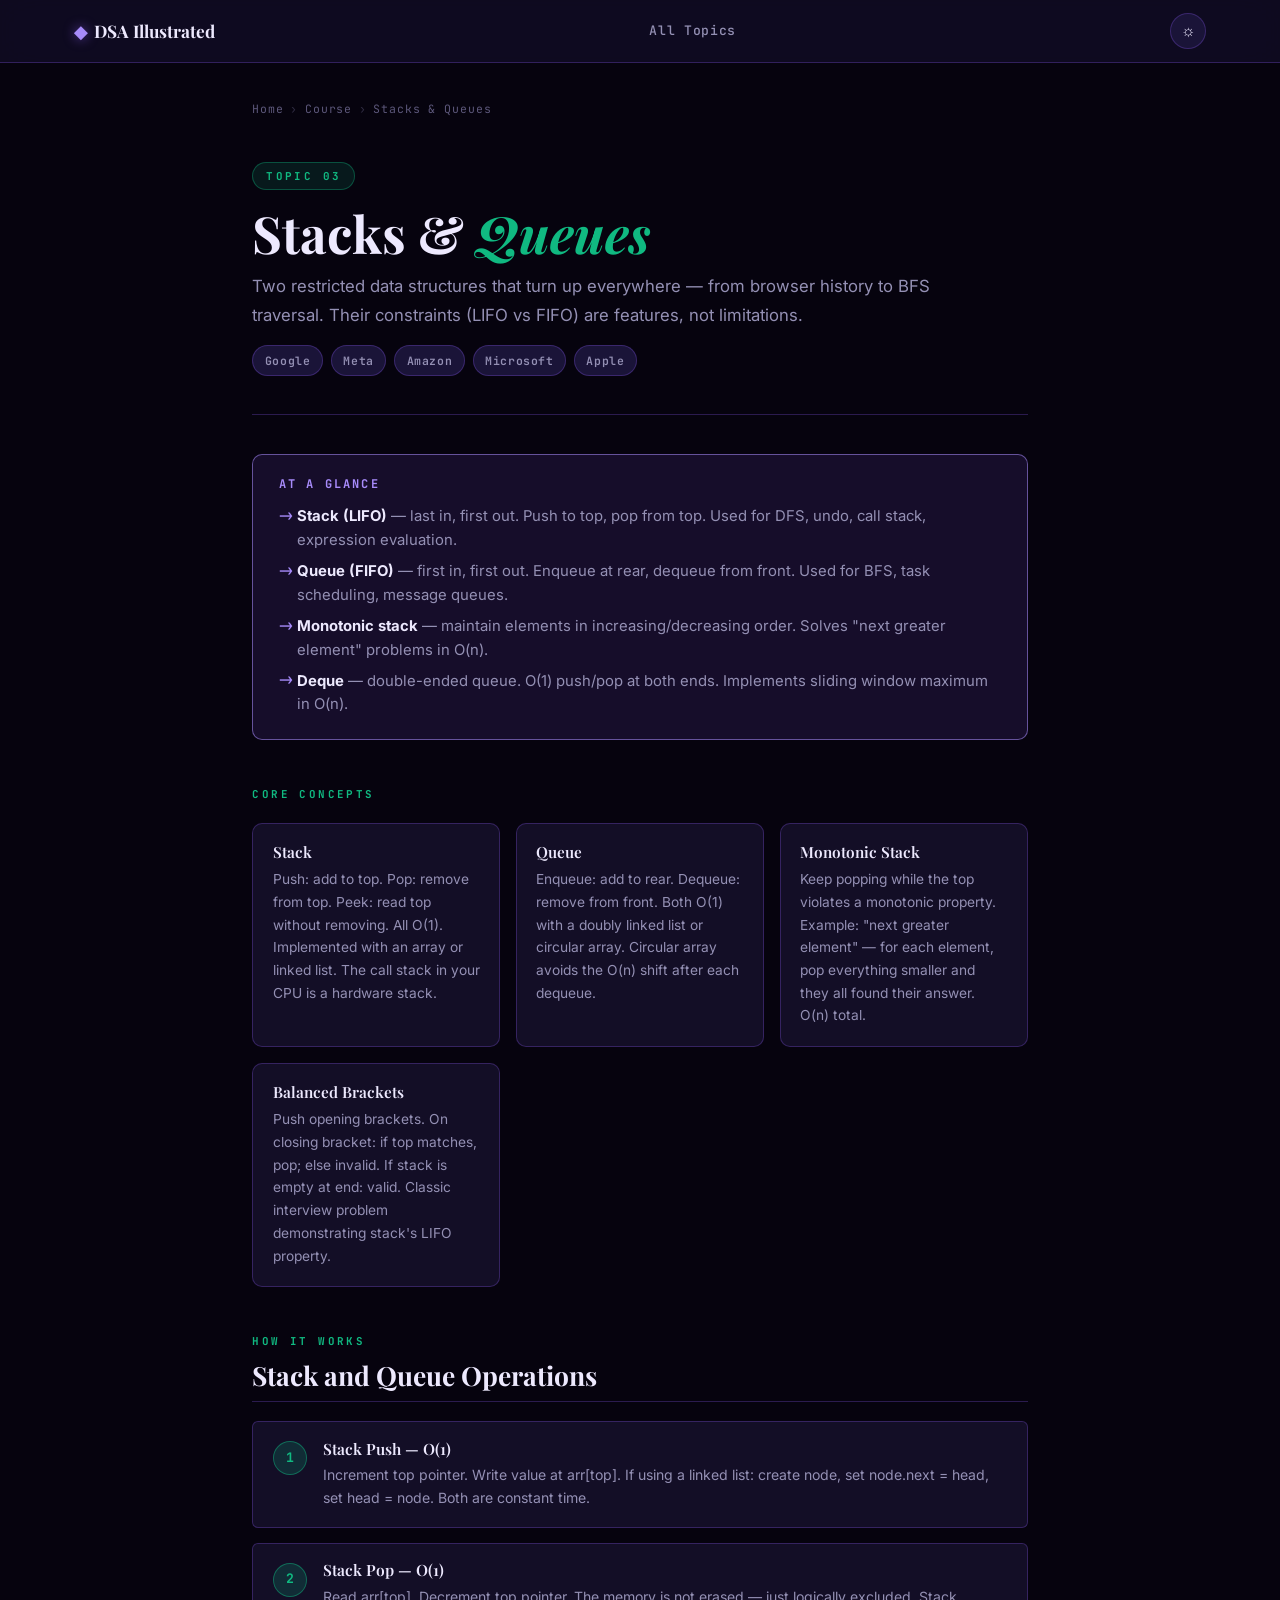
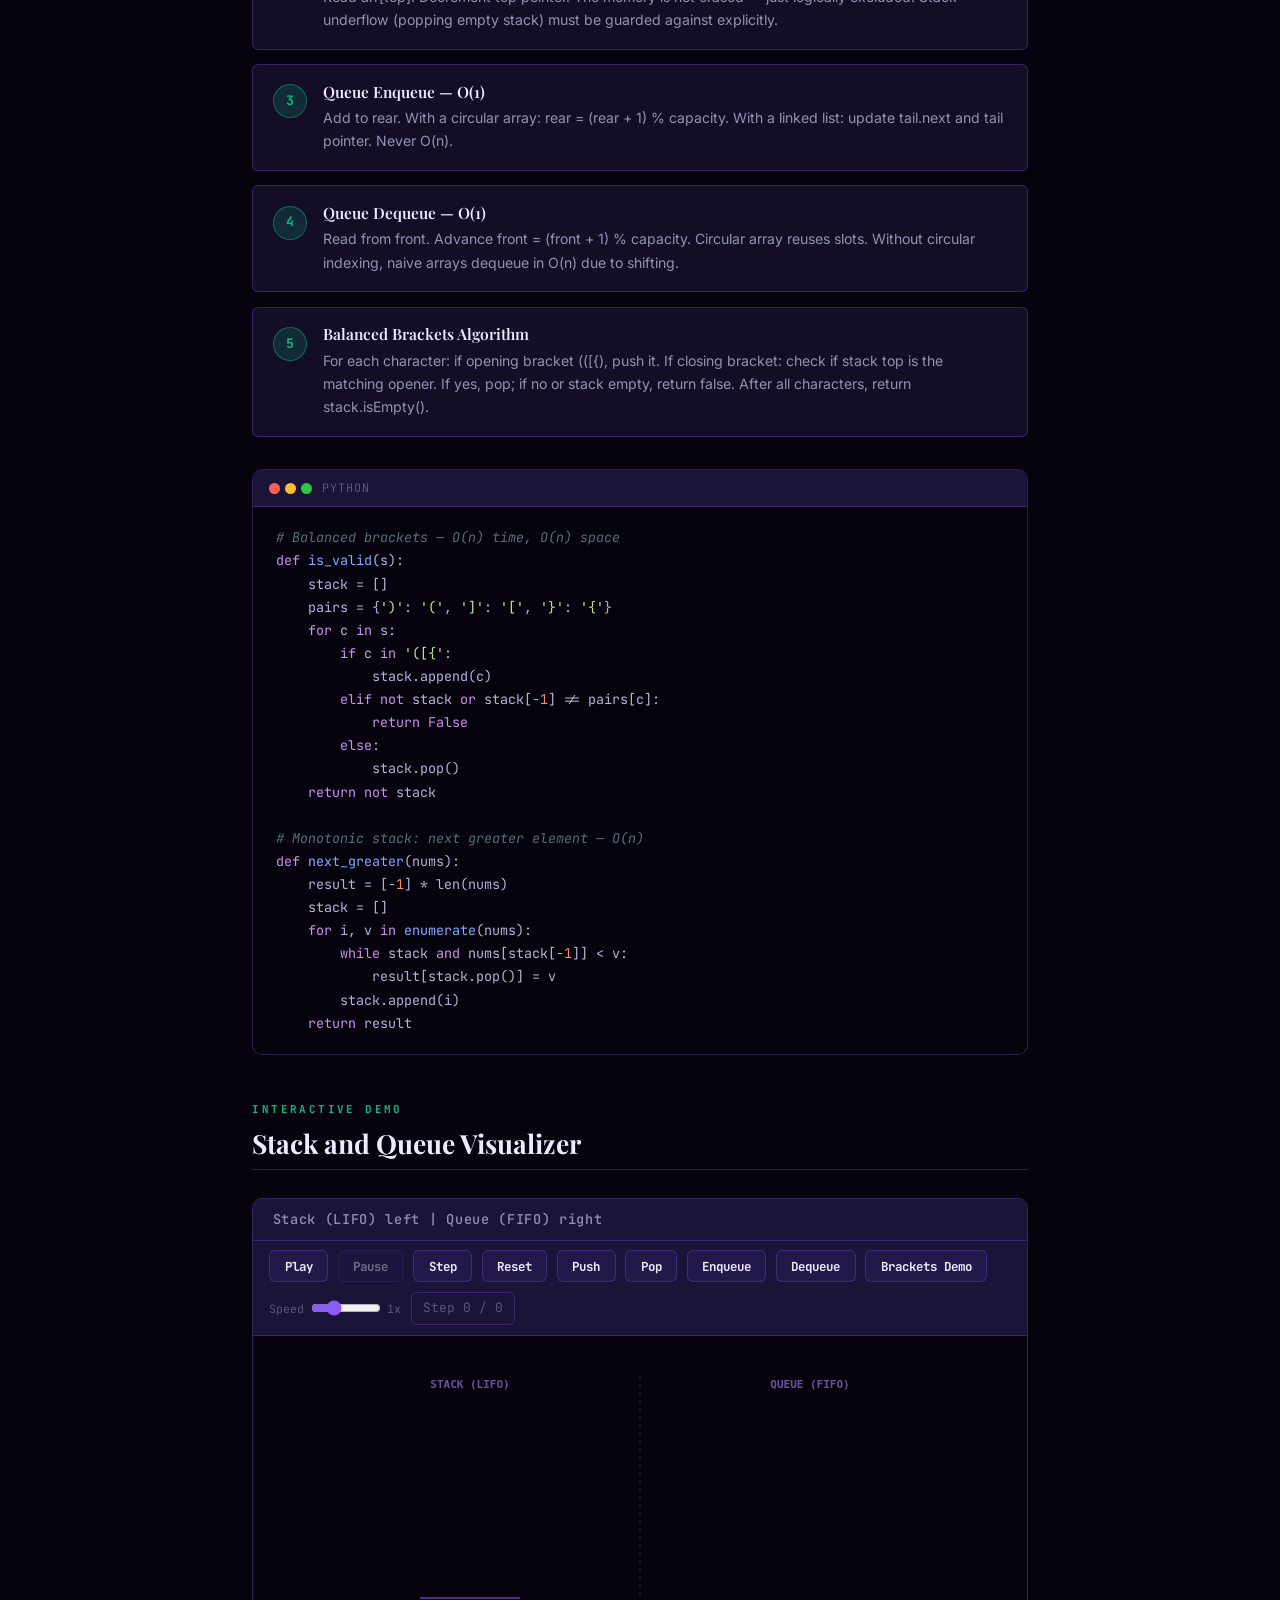
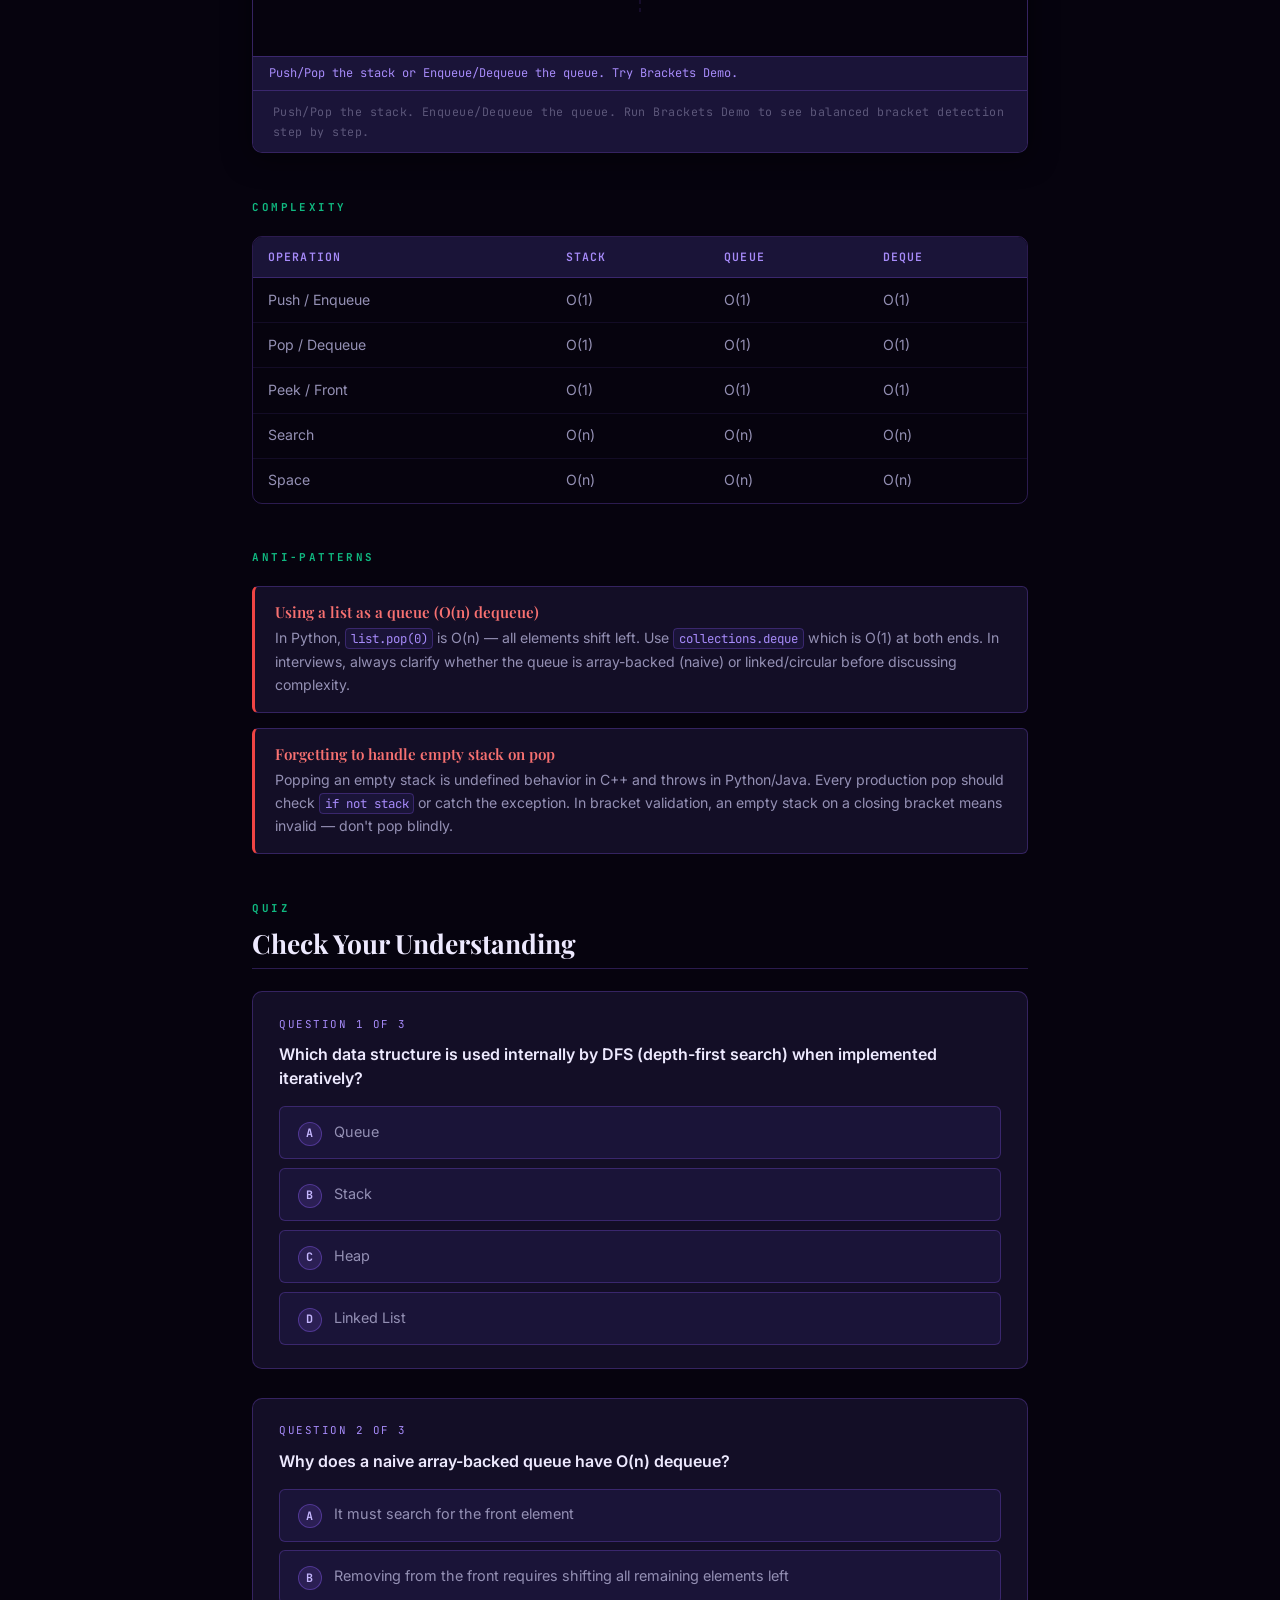
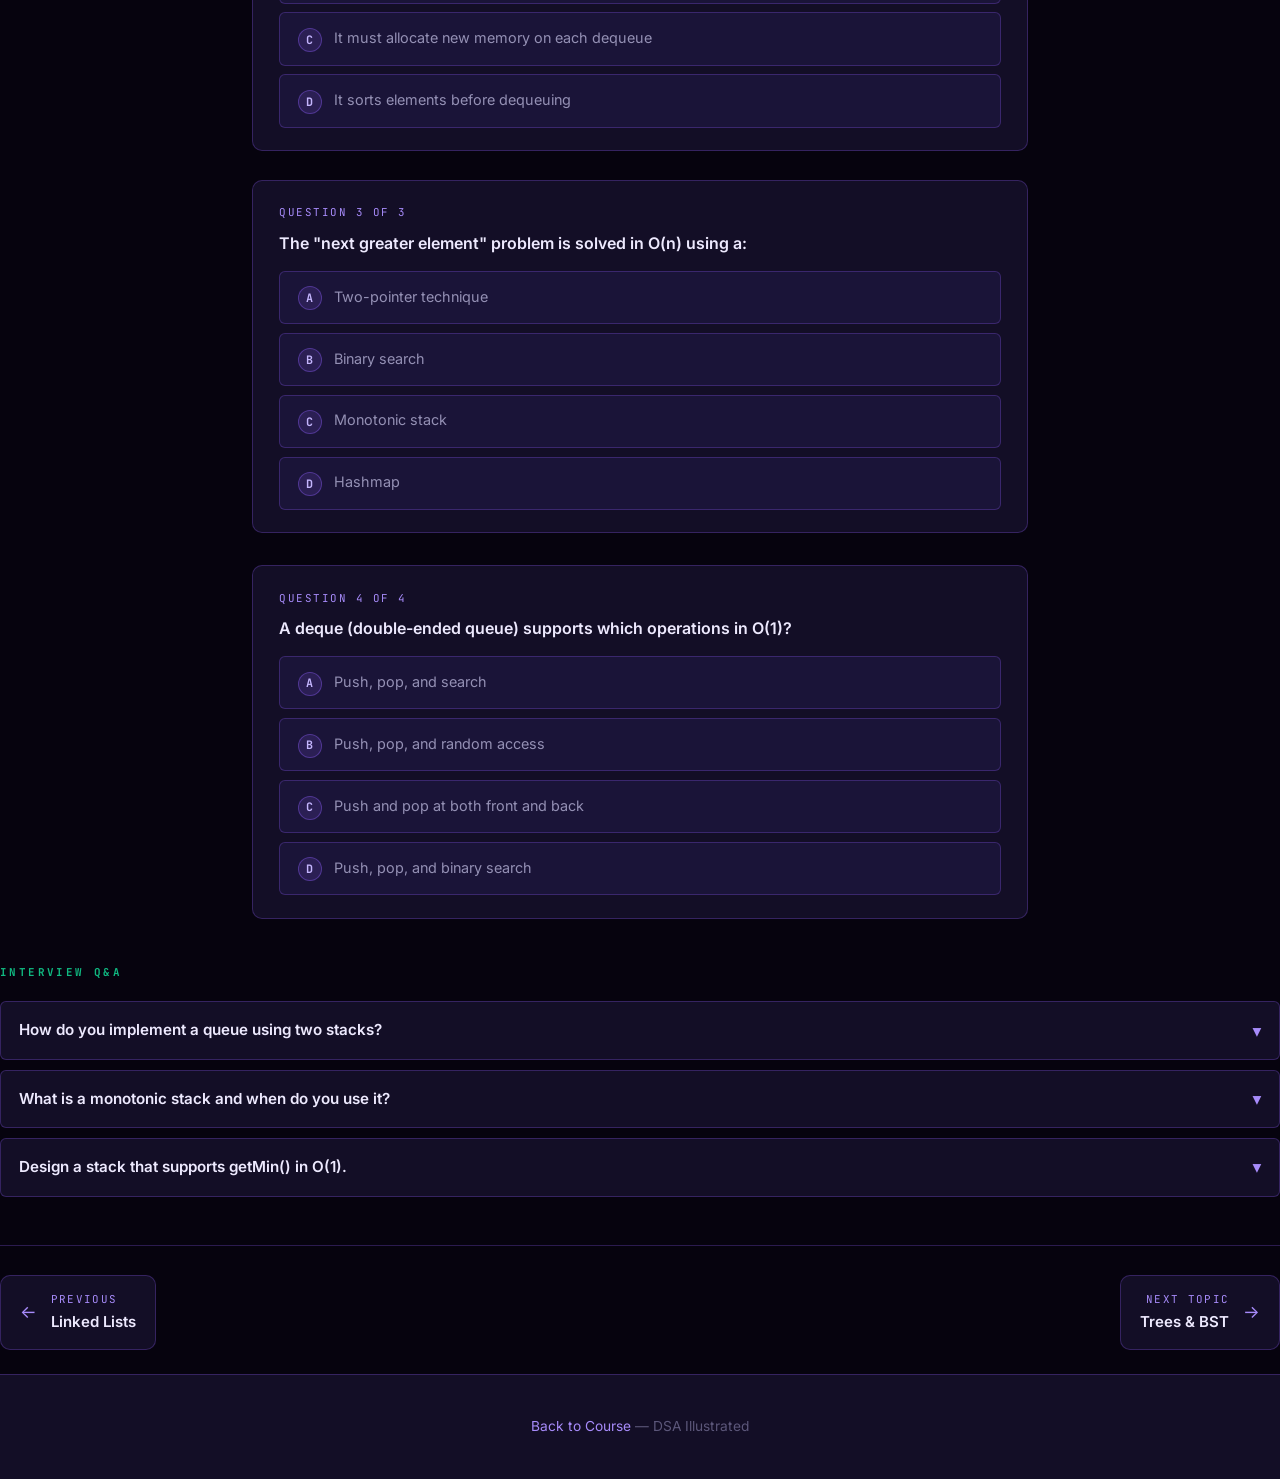
<file: topics/03-stack-queue.html>
<!DOCTYPE html>
<html lang="en">
<head>
  <meta charset="UTF-8"><meta name="viewport" content="width=device-width, initial-scale=1.0">
  <script>try{var t=localStorage.getItem('dsa-theme')||'dark';document.documentElement.setAttribute('data-theme',t)}catch(e){document.documentElement.setAttribute('data-theme','dark')}</script>
  <title>Stacks &amp; Queues — DSA Illustrated</title>
  <link rel="stylesheet" href="../css/style.css">
  <style>:root{--topic-color:#10B981}</style>
</head>
<body>
<div class="reading-progress" id="reading-progress"></div>
<nav class="navbar">
  <div class="navbar-inner">
    <a class="navbar-brand" href="../index.html"><span class="brand-icon" style="color:var(--primary-soft)">&#9670;</span>DSA Illustrated</a>
    <div class="navbar-links"><a href="../index.html#topics">All Topics</a></div>
    <div class="navbar-actions"><button class="btn-icon" id="theme-toggle">&#9788;</button></div>
  </div>
</nav>
<div class="container">
  <div class="breadcrumb"><a href="../index.html">Home</a><span class="breadcrumb-sep">›</span><a href="../index.html#topics">Course</a><span class="breadcrumb-sep">›</span><span>Stacks &amp; Queues</span></div>
  <div class="topic-header">
    <div class="topic-badge">Topic 03</div>
    <h1>Stacks &amp; <span class="accent">Queues</span></h1>
    <p class="subtitle">Two restricted data structures that turn up everywhere — from browser history to BFS traversal. Their constraints (LIFO vs FIFO) are features, not limitations.</p>
    <div class="company-badges"><span class="badge">Google</span><span class="badge">Meta</span><span class="badge">Amazon</span><span class="badge">Microsoft</span><span class="badge">Apple</span></div>
  </div>
  <div class="at-a-glance reveal">
    <h3>At a Glance</h3>
    <ul>
      <li><strong>Stack (LIFO)</strong> — last in, first out. Push to top, pop from top. Used for DFS, undo, call stack, expression evaluation.</li>
      <li><strong>Queue (FIFO)</strong> — first in, first out. Enqueue at rear, dequeue from front. Used for BFS, task scheduling, message queues.</li>
      <li><strong>Monotonic stack</strong> — maintain elements in increasing/decreasing order. Solves "next greater element" problems in O(n).</li>
      <li><strong>Deque</strong> — double-ended queue. O(1) push/pop at both ends. Implements sliding window maximum in O(n).</li>
    </ul>
  </div>
  <div class="section-label">Core Concepts</div>
  <div class="mini-cards">
    <div class="mini-card"><h4>Stack</h4><p>Push: add to top. Pop: remove from top. Peek: read top without removing. All O(1). Implemented with an array or linked list. The call stack in your CPU is a hardware stack.</p></div>
    <div class="mini-card"><h4>Queue</h4><p>Enqueue: add to rear. Dequeue: remove from front. Both O(1) with a doubly linked list or circular array. Circular array avoids the O(n) shift after each dequeue.</p></div>
    <div class="mini-card"><h4>Monotonic Stack</h4><p>Keep popping while the top violates a monotonic property. Example: "next greater element" — for each element, pop everything smaller and they all found their answer. O(n) total.</p></div>
    <div class="mini-card"><h4>Balanced Brackets</h4><p>Push opening brackets. On closing bracket: if top matches, pop; else invalid. If stack is empty at end: valid. Classic interview problem demonstrating stack's LIFO property.</p></div>
  </div>
  <div class="section-label">How It Works</div>
  <h2 class="section-title">Stack and Queue Operations</h2>
  <div class="steps">
    <div class="step-item"><div class="step-num">1</div><div><h4>Stack Push — O(1)</h4><p>Increment top pointer. Write value at arr[top]. If using a linked list: create node, set node.next = head, set head = node. Both are constant time.</p></div></div>
    <div class="step-item"><div class="step-num">2</div><div><h4>Stack Pop — O(1)</h4><p>Read arr[top]. Decrement top pointer. The memory is not erased — just logically excluded. Stack underflow (popping empty stack) must be guarded against explicitly.</p></div></div>
    <div class="step-item"><div class="step-num">3</div><div><h4>Queue Enqueue — O(1)</h4><p>Add to rear. With a circular array: rear = (rear + 1) % capacity. With a linked list: update tail.next and tail pointer. Never O(n).</p></div></div>
    <div class="step-item"><div class="step-num">4</div><div><h4>Queue Dequeue — O(1)</h4><p>Read from front. Advance front = (front + 1) % capacity. Circular array reuses slots. Without circular indexing, naive arrays dequeue in O(n) due to shifting.</p></div></div>
    <div class="step-item"><div class="step-num">5</div><div><h4>Balanced Brackets Algorithm</h4><p>For each character: if opening bracket (([{), push it. If closing bracket: check if stack top is the matching opener. If yes, pop; if no or stack empty, return false. After all characters, return stack.isEmpty().</p></div></div>
  </div>
  <div class="code-block">
    <div class="cb-header"><div class="cb-dots"><div class="cb-dot"></div><div class="cb-dot"></div><div class="cb-dot"></div></div><span class="cb-lang">Python</span></div>
    <pre><span class="cmt"># Balanced brackets — O(n) time, O(n) space</span>
<span class="kw">def</span> <span class="fn">is_valid</span>(s):
    stack = []
    pairs = {<span class="str">')'</span>: <span class="str">'('</span>, <span class="str">']'</span>: <span class="str">'['</span>, <span class="str">'}'</span>: <span class="str">'{'</span>}
    <span class="kw">for</span> c <span class="kw">in</span> s:
        <span class="kw">if</span> c <span class="kw">in</span> <span class="str">'([{'</span>:
            stack.append(c)
        <span class="kw">elif</span> <span class="kw">not</span> stack <span class="kw">or</span> stack[-<span class="num">1</span>] != pairs[c]:
            <span class="kw">return</span> <span class="kw">False</span>
        <span class="kw">else</span>:
            stack.pop()
    <span class="kw">return</span> <span class="kw">not</span> stack

<span class="cmt"># Monotonic stack: next greater element — O(n)</span>
<span class="kw">def</span> <span class="fn">next_greater</span>(nums):
    result = [-<span class="num">1</span>] * len(nums)
    stack = []
    <span class="kw">for</span> i, v <span class="kw">in</span> <span class="fn">enumerate</span>(nums):
        <span class="kw">while</span> stack <span class="kw">and</span> nums[stack[-<span class="num">1</span>]] < v:
            result[stack.pop()] = v
        stack.append(i)
    <span class="kw">return</span> result</pre>
  </div>
  <div class="section-label">Interactive Demo</div>
  <h2 class="section-title">Stack and Queue Visualizer</h2>
  <div class="demo-section">
    <div class="demo-header"><h3>Stack (LIFO) left | Queue (FIFO) right</h3></div>
    <div id="demo-stackqueue"><div class="demo-canvas-wrap"></div></div>
    <div class="demo-hint">Push/Pop the stack. Enqueue/Dequeue the queue. Run Brackets Demo to see balanced bracket detection step by step.</div>
  </div>
  <div class="section-label">Complexity</div>
  <div class="table-wrap">
    <table class="compare-table">
      <thead><tr><th>Operation</th><th>Stack</th><th>Queue</th><th>Deque</th></tr></thead>
      <tbody>
        <tr><td>Push / Enqueue</td><td>O(1)</td><td>O(1)</td><td>O(1)</td></tr>
        <tr><td>Pop / Dequeue</td><td>O(1)</td><td>O(1)</td><td>O(1)</td></tr>
        <tr><td>Peek / Front</td><td>O(1)</td><td>O(1)</td><td>O(1)</td></tr>
        <tr><td>Search</td><td>O(n)</td><td>O(n)</td><td>O(n)</td></tr>
        <tr><td>Space</td><td>O(n)</td><td>O(n)</td><td>O(n)</td></tr>
      </tbody>
    </table>
  </div>
  <div class="section-label">Anti-patterns</div>
  <div class="antipatterns">
    <div class="antipattern"><h4>Using a list as a queue (O(n) dequeue)</h4><p>In Python, <code>list.pop(0)</code> is O(n) — all elements shift left. Use <code>collections.deque</code> which is O(1) at both ends. In interviews, always clarify whether the queue is array-backed (naive) or linked/circular before discussing complexity.</p></div>
    <div class="antipattern"><h4>Forgetting to handle empty stack on pop</h4><p>Popping an empty stack is undefined behavior in C++ and throws in Python/Java. Every production pop should check <code>if not stack</code> or catch the exception. In bracket validation, an empty stack on a closing bracket means invalid — don't pop blindly.</p></div>
  </div>
  <div class="section-label">Quiz</div>
  <h2 class="section-title">Check Your Understanding</h2>
  <div class="quiz-section">
    <div class="quiz-question">
      <div class="quiz-q-num">Question 1 of 3</div>
      <div class="quiz-q-text">Which data structure is used internally by DFS (depth-first search) when implemented iteratively?</div>
      <div class="quiz-options">
        <div class="quiz-option" data-correct="false" data-explanation="BFS uses a queue, not DFS."><span class="opt-letter">A</span>Queue</div>
        <div class="quiz-option" data-correct="true" data-explanation="DFS explores as deep as possible before backtracking — LIFO behavior. A stack mirrors the call stack of recursive DFS."><span class="opt-letter">B</span>Stack</div>
        <div class="quiz-option" data-correct="false" data-explanation="A heap is a priority structure used in Dijkstra and heap sort."><span class="opt-letter">C</span>Heap</div>
        <div class="quiz-option" data-correct="false" data-explanation="A linked list alone does not define traversal order."><span class="opt-letter">D</span>Linked List</div>
      </div>
      <div class="quiz-feedback"></div>
    </div>
    <div class="quiz-question">
      <div class="quiz-q-num">Question 2 of 3</div>
      <div class="quiz-q-text">Why does a naive array-backed queue have O(n) dequeue?</div>
      <div class="quiz-options">
        <div class="quiz-option" data-correct="false" data-explanation="Searching is not part of dequeue."><span class="opt-letter">A</span>It must search for the front element</div>
        <div class="quiz-option" data-correct="true" data-explanation="Removing from the front of a non-circular array requires shifting all remaining elements one position left — O(n)."><span class="opt-letter">B</span>Removing from the front requires shifting all remaining elements left</div>
        <div class="quiz-option" data-correct="false" data-explanation="Memory allocation is O(1) amortized."><span class="opt-letter">C</span>It must allocate new memory on each dequeue</div>
        <div class="quiz-option" data-correct="false" data-explanation="Sorting is irrelevant to queue dequeue."><span class="opt-letter">D</span>It sorts elements before dequeuing</div>
      </div>
      <div class="quiz-feedback"></div>
    </div>
    <div class="quiz-question">
      <div class="quiz-q-num">Question 3 of 3</div>
      <div class="quiz-q-text">The "next greater element" problem is solved in O(n) using a:</div>
      <div class="quiz-options">
        <div class="quiz-option" data-correct="false" data-explanation="A two-pointer approach requires a sorted array and does not apply here."><span class="opt-letter">A</span>Two-pointer technique</div>
        <div class="quiz-option" data-correct="false" data-explanation="Binary search cannot find the next greater element in unsorted input."><span class="opt-letter">B</span>Binary search</div>
        <div class="quiz-option" data-correct="true" data-explanation="A monotonic stack processes each element once and resolves answers when a larger element is found. O(n) total push+pop operations."><span class="opt-letter">C</span>Monotonic stack</div>
        <div class="quiz-option" data-correct="false" data-explanation="A hashmap stores key-value pairs but does not inherently solve ordering problems."><span class="opt-letter">D</span>Hashmap</div>
      </div>
      <div class="quiz-feedback"></div>
    </div>
  </div>
    <div class="quiz-question">
      <div class="quiz-q-num">Question 4 of 4</div>
      <div class="quiz-q-text">A deque (double-ended queue) supports which operations in O(1)?</div>
      <div class="quiz-options">
        <div class="quiz-option" data-correct="false" data-explanation="Search is O(n) for a deque."><span class="opt-letter">A</span>Push, pop, and search</div>
        <div class="quiz-option" data-correct="false" data-explanation="Random access (by index) is not O(1) for a linked-list deque."><span class="opt-letter">B</span>Push, pop, and random access</div>
        <div class="quiz-option" data-correct="true" data-explanation="A deque supports O(1) push/pop at both front and back. This is its defining feature over a regular stack or queue."><span class="opt-letter">C</span>Push and pop at both front and back</div>
        <div class="quiz-option" data-correct="false" data-explanation="Binary search requires a sorted, randomly accessible structure — not a deque."><span class="opt-letter">D</span>Push, pop, and binary search</div>
      </div>
      <div class="quiz-feedback"></div>
    </div>
  </div>
  <div class="section-label">Interview Q&amp;A</div>
  <div class="qa-section">
    <div class="qa-item"><button class="qa-q">How do you implement a queue using two stacks?<span class="qa-chevron">&#9662;</span></button><div class="qa-a"><div class="qa-a-inner">Maintain two stacks: inbox and outbox. Enqueue: push to inbox. Dequeue: if outbox is empty, pop everything from inbox onto outbox (reversing the order), then pop from outbox. Amortized O(1) per operation — each element is moved at most once from inbox to outbox.</div></div></div>
    <div class="qa-item"><button class="qa-q">What is a monotonic stack and when do you use it?<span class="qa-chevron">&#9662;</span></button><div class="qa-a"><div class="qa-a-inner">A monotonic stack maintains elements in strictly increasing or decreasing order. When a new element violates the order, pop elements until the order is restored. Each element is pushed and popped at most once — O(n) total. Use cases: next greater element, largest rectangle in histogram, trapping rainwater, daily temperatures.</div></div></div>
    <div class="qa-item"><button class="qa-q">Design a stack that supports getMin() in O(1).<span class="qa-chevron">&#9662;</span></button><div class="qa-a"><div class="qa-a-inner">Maintain a second "min stack" in parallel. On push(v): also push min(v, min_stack.top()) onto the min stack. On pop: pop from both stacks simultaneously. getMin() peeks the min stack — O(1). Space: O(n). Alternative: store (value, current_min) as pairs in a single stack.</div></div></div>
  </div>
  <div class="topic-nav">
    <a href="02-linked-list.html" class="topic-nav-link"><div class="topic-nav-arrow">&#8592;</div><div><div class="topic-nav-label">Previous</div><div class="topic-nav-title">Linked Lists</div></div></a>
    <a href="04-trees.html" class="topic-nav-link next"><div class="topic-nav-arrow">&#8594;</div><div><div class="topic-nav-label">Next Topic</div><div class="topic-nav-title">Trees &amp; BST</div></div></a>
  </div>
</div>
<footer class="site-footer" style="margin-top:0"><p class="footer-sub"><a href="../index.html" style="color:var(--primary-soft)">Back to Course</a> &mdash; DSA Illustrated</p></footer>
<script src="../js/main.js"></script><script src="../js/demos.js"></script>
</body></html>
</file>
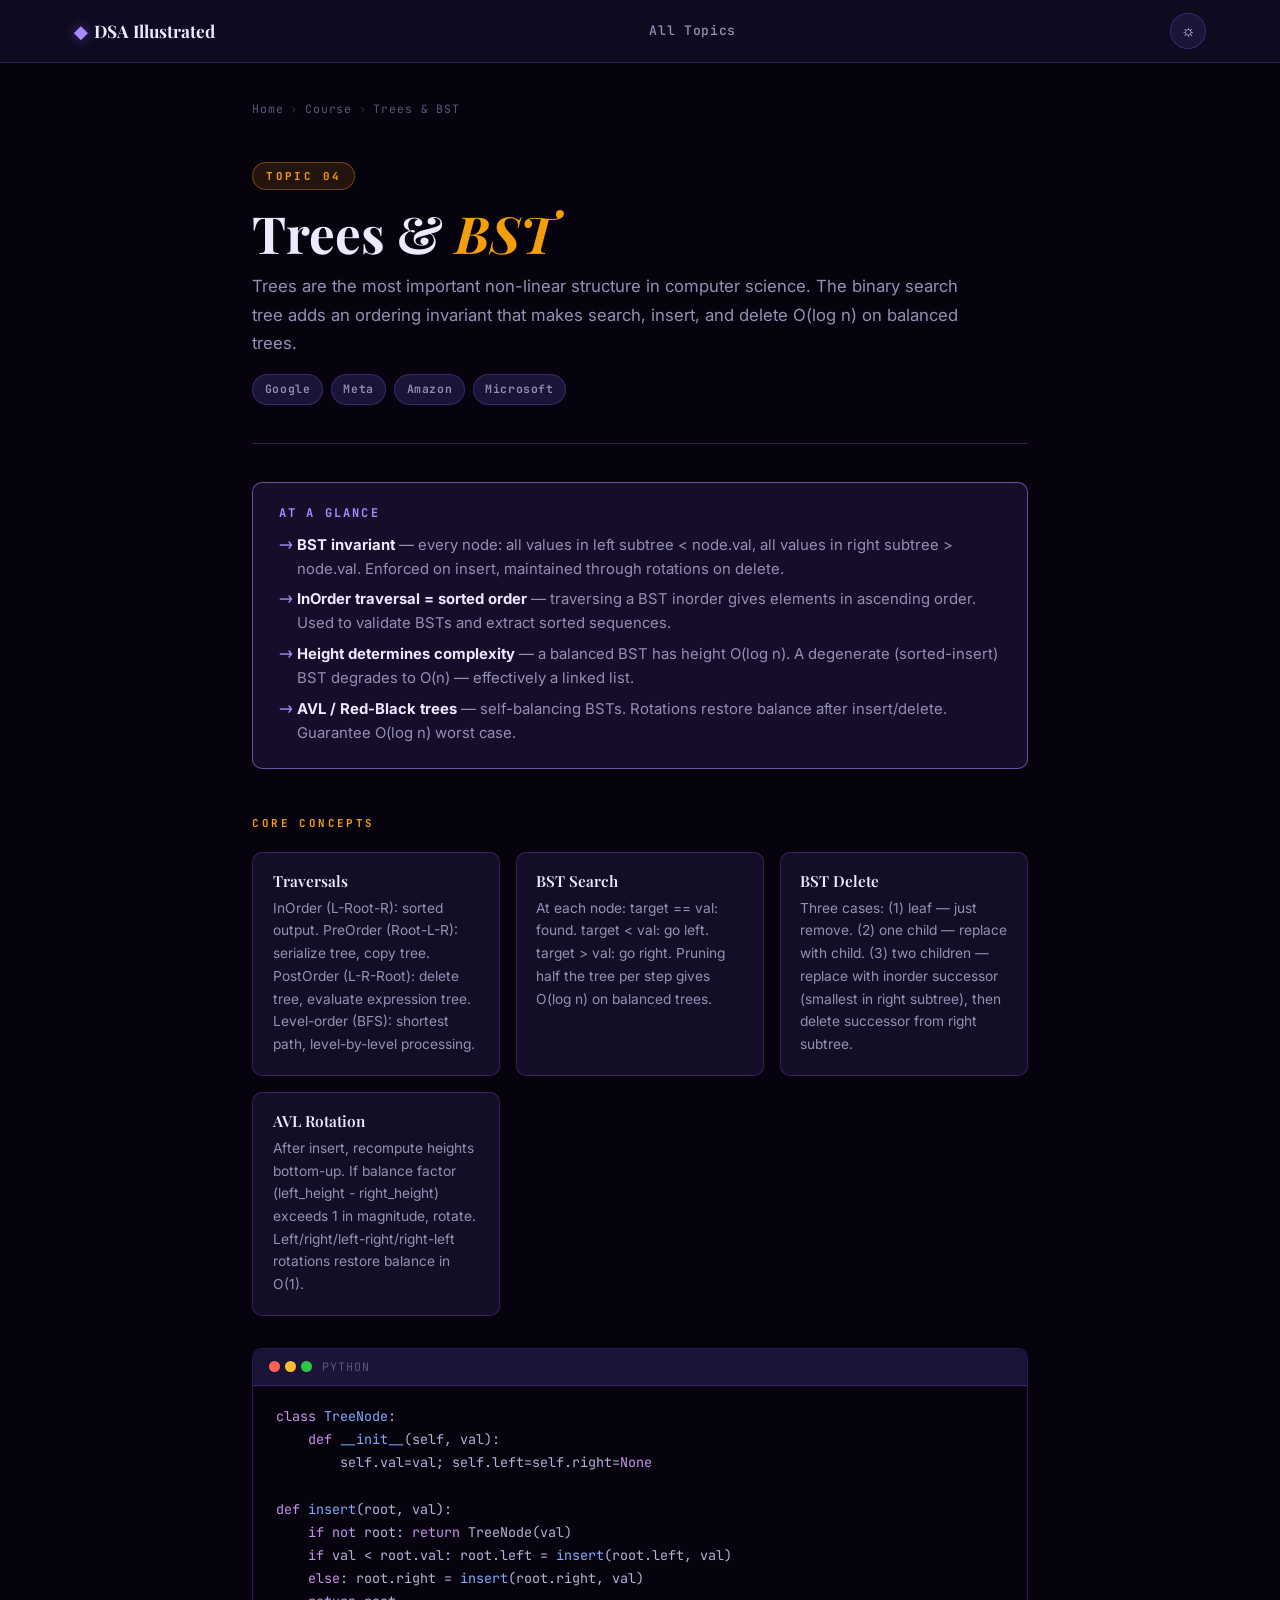
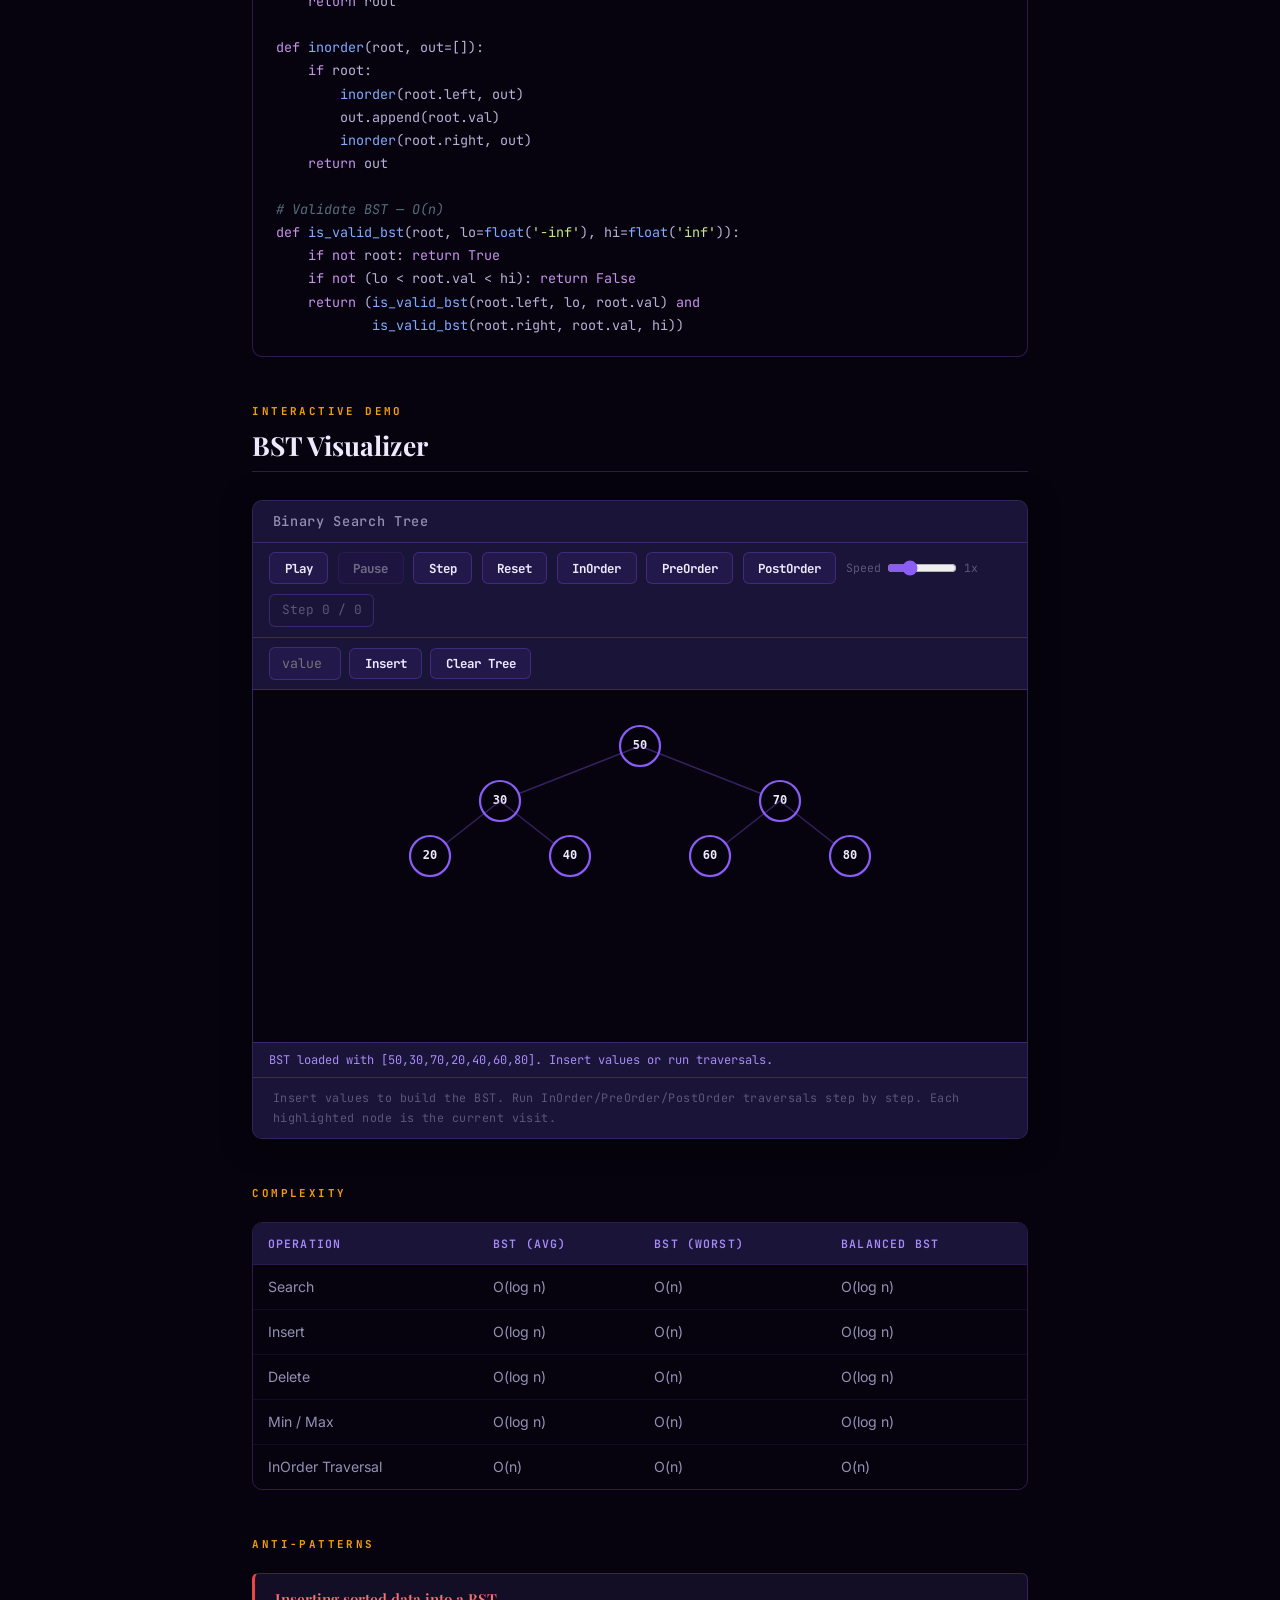
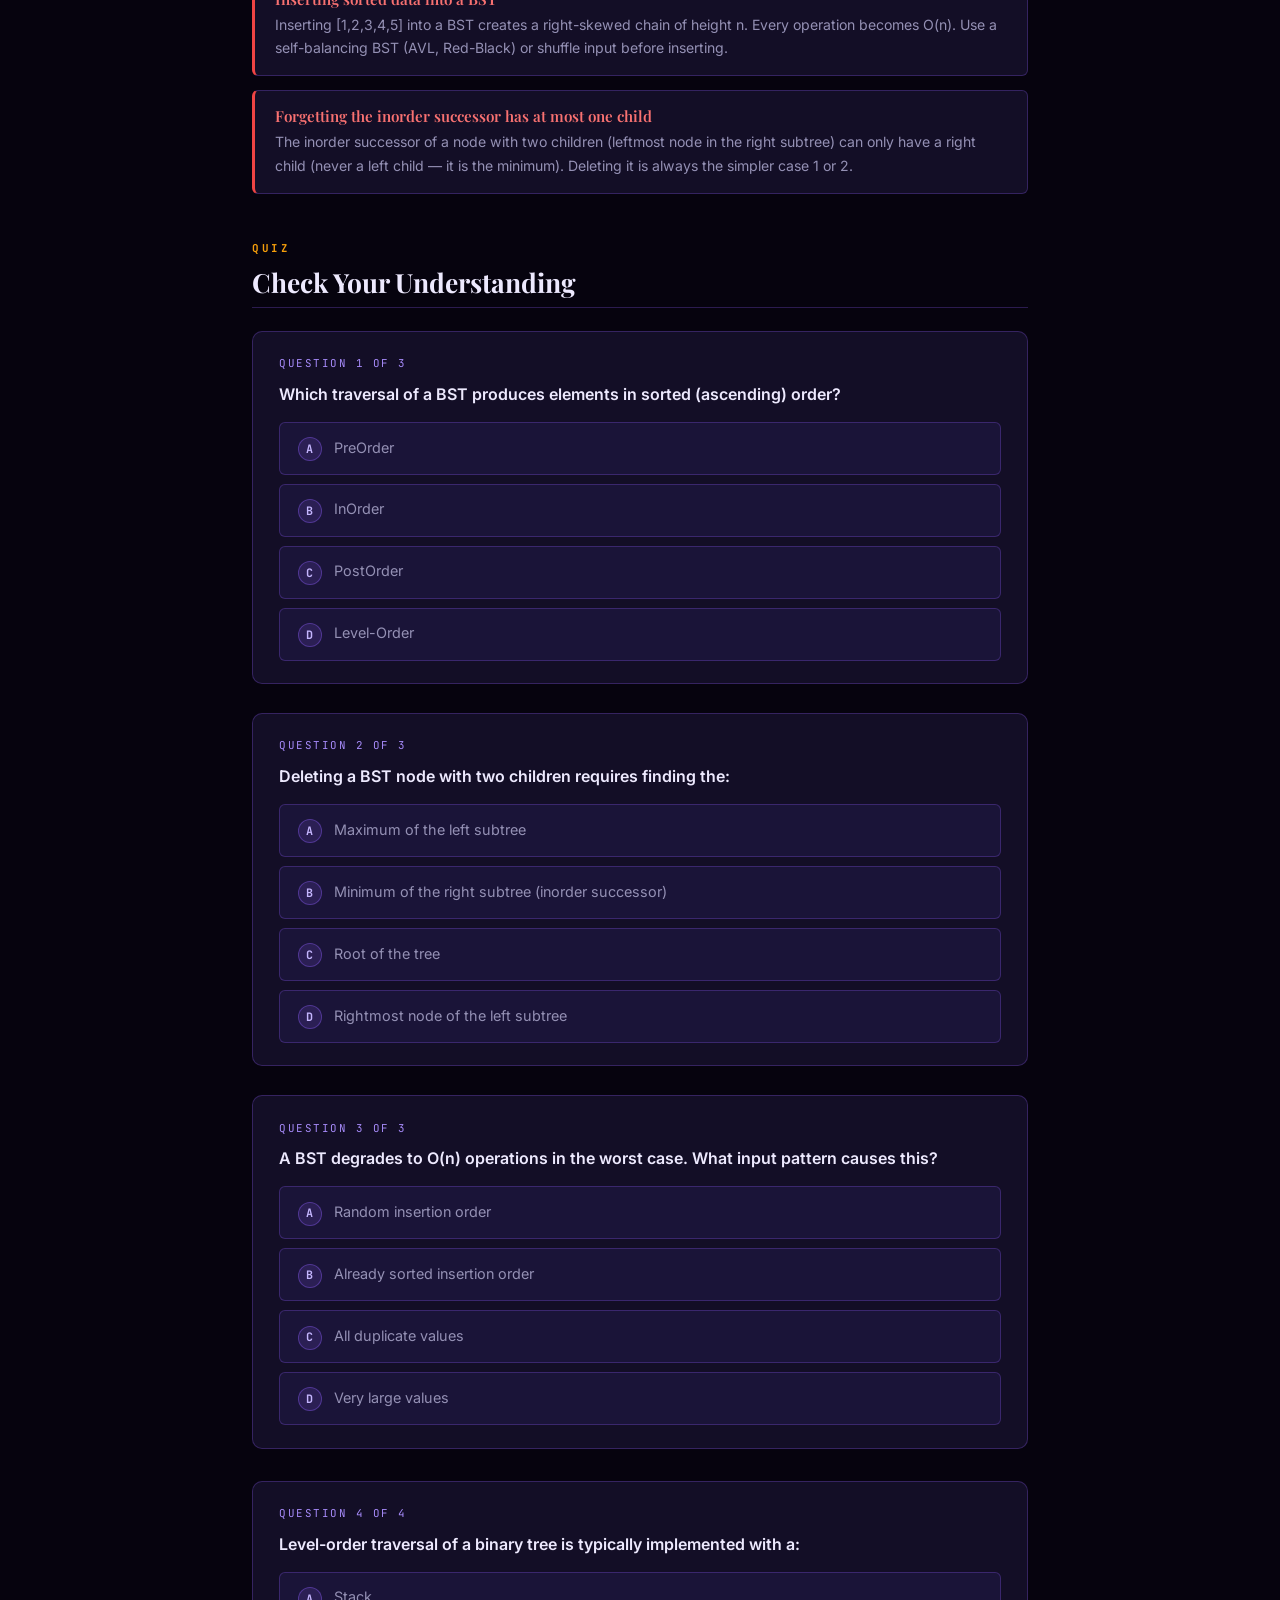
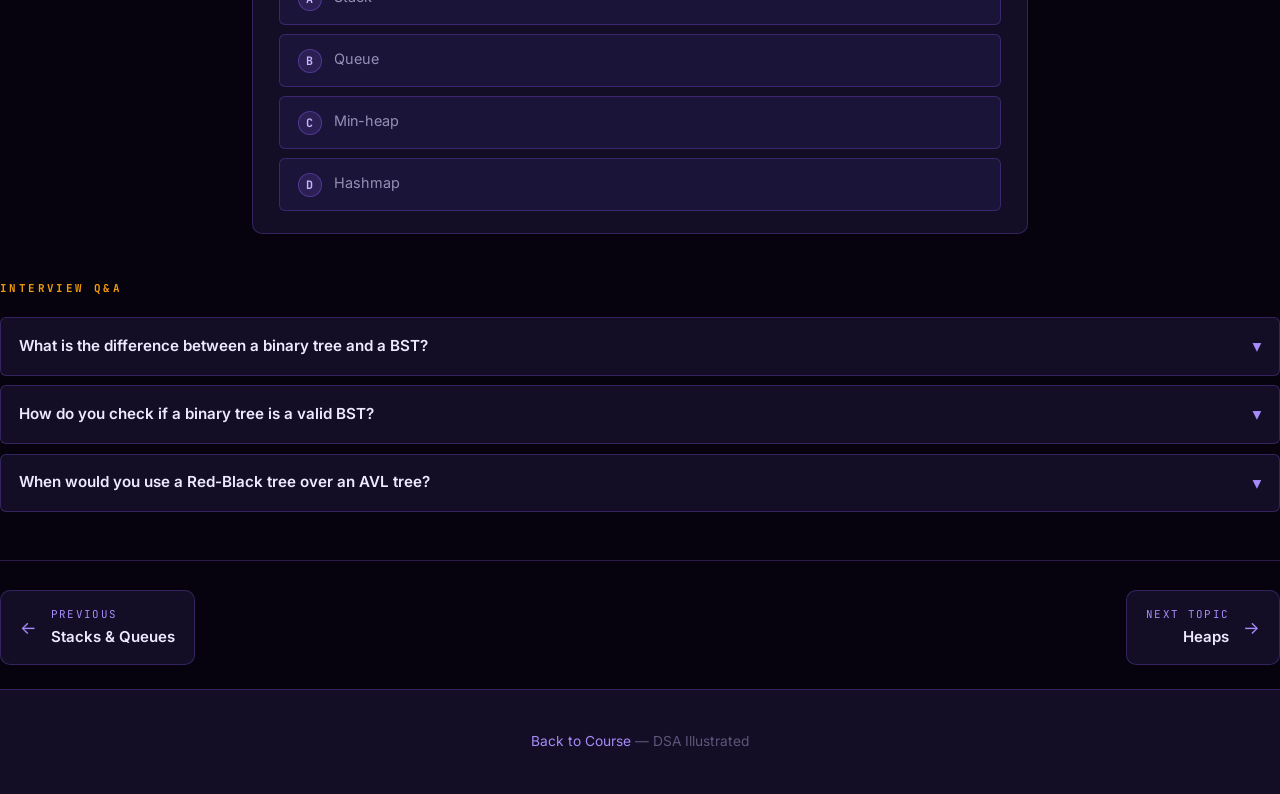
<file: topics/04-trees.html>
<!DOCTYPE html>
<html lang="en">
<head>
  <meta charset="UTF-8"><meta name="viewport" content="width=device-width, initial-scale=1.0">
  <script>try{var t=localStorage.getItem('dsa-theme')||'dark';document.documentElement.setAttribute('data-theme',t)}catch(e){document.documentElement.setAttribute('data-theme','dark')}</script>
  <title>Trees &amp; BST — DSA Illustrated</title>
  <link rel="stylesheet" href="../css/style.css">
  <style>:root{--topic-color:#F59E0B}</style>
</head>
<body>
<div class="reading-progress" id="reading-progress"></div>
<nav class="navbar">
  <div class="navbar-inner">
    <a class="navbar-brand" href="../index.html"><span class="brand-icon" style="color:var(--primary-soft)">&#9670;</span>DSA Illustrated</a>
    <div class="navbar-links"><a href="../index.html#topics">All Topics</a></div>
    <div class="navbar-actions"><button class="btn-icon" id="theme-toggle">&#9788;</button></div>
  </div>
</nav>
<div class="container">
  <div class="breadcrumb"><a href="../index.html">Home</a><span class="breadcrumb-sep">›</span><a href="../index.html#topics">Course</a><span class="breadcrumb-sep">›</span><span>Trees &amp; BST</span></div>
  <div class="topic-header">
    <div class="topic-badge">Topic 04</div>
    <h1>Trees &amp; <span class="accent">BST</span></h1>
    <p class="subtitle">Trees are the most important non-linear structure in computer science. The binary search tree adds an ordering invariant that makes search, insert, and delete O(log n) on balanced trees.</p>
    <div class="company-badges"><span class="badge">Google</span><span class="badge">Meta</span><span class="badge">Amazon</span><span class="badge">Microsoft</span></div>
  </div>
  <div class="at-a-glance reveal">
    <h3>At a Glance</h3>
    <ul>
      <li><strong>BST invariant</strong> — every node: all values in left subtree &lt; node.val, all values in right subtree &gt; node.val. Enforced on insert, maintained through rotations on delete.</li>
      <li><strong>InOrder traversal = sorted order</strong> — traversing a BST inorder gives elements in ascending order. Used to validate BSTs and extract sorted sequences.</li>
      <li><strong>Height determines complexity</strong> — a balanced BST has height O(log n). A degenerate (sorted-insert) BST degrades to O(n) — effectively a linked list.</li>
      <li><strong>AVL / Red-Black trees</strong> — self-balancing BSTs. Rotations restore balance after insert/delete. Guarantee O(log n) worst case.</li>
    </ul>
  </div>
  <div class="section-label">Core Concepts</div>
  <div class="mini-cards">
    <div class="mini-card"><h4>Traversals</h4><p>InOrder (L-Root-R): sorted output. PreOrder (Root-L-R): serialize tree, copy tree. PostOrder (L-R-Root): delete tree, evaluate expression tree. Level-order (BFS): shortest path, level-by-level processing.</p></div>
    <div class="mini-card"><h4>BST Search</h4><p>At each node: target == val: found. target &lt; val: go left. target &gt; val: go right. Pruning half the tree per step gives O(log n) on balanced trees.</p></div>
    <div class="mini-card"><h4>BST Delete</h4><p>Three cases: (1) leaf — just remove. (2) one child — replace with child. (3) two children — replace with inorder successor (smallest in right subtree), then delete successor from right subtree.</p></div>
    <div class="mini-card"><h4>AVL Rotation</h4><p>After insert, recompute heights bottom-up. If balance factor (left_height - right_height) exceeds 1 in magnitude, rotate. Left/right/left-right/right-left rotations restore balance in O(1).</p></div>
  </div>
  <div class="code-block">
    <div class="cb-header"><div class="cb-dots"><div class="cb-dot"></div><div class="cb-dot"></div><div class="cb-dot"></div></div><span class="cb-lang">Python</span></div>
    <pre><span class="kw">class</span> <span class="fn">TreeNode</span>:
    <span class="kw">def</span> <span class="fn">__init__</span>(self, val):
        self.val=val; self.left=self.right=<span class="kw">None</span>

<span class="kw">def</span> <span class="fn">insert</span>(root, val):
    <span class="kw">if not</span> root: <span class="kw">return</span> TreeNode(val)
    <span class="kw">if</span> val < root.val: root.left = <span class="fn">insert</span>(root.left, val)
    <span class="kw">else</span>: root.right = <span class="fn">insert</span>(root.right, val)
    <span class="kw">return</span> root

<span class="kw">def</span> <span class="fn">inorder</span>(root, out=[]):
    <span class="kw">if</span> root:
        <span class="fn">inorder</span>(root.left, out)
        out.append(root.val)
        <span class="fn">inorder</span>(root.right, out)
    <span class="kw">return</span> out

<span class="cmt"># Validate BST — O(n)</span>
<span class="kw">def</span> <span class="fn">is_valid_bst</span>(root, lo=<span class="fn">float</span>(<span class="str">'-inf'</span>), hi=<span class="fn">float</span>(<span class="str">'inf'</span>)):
    <span class="kw">if not</span> root: <span class="kw">return True</span>
    <span class="kw">if not</span> (lo < root.val < hi): <span class="kw">return False</span>
    <span class="kw">return</span> (<span class="fn">is_valid_bst</span>(root.left, lo, root.val) <span class="kw">and</span>
            <span class="fn">is_valid_bst</span>(root.right, root.val, hi))</pre>
  </div>
  <div class="section-label">Interactive Demo</div>
  <h2 class="section-title">BST Visualizer</h2>
  <div class="demo-section">
    <div class="demo-header"><h3>Binary Search Tree</h3></div>
    <div id="demo-tree"><div class="demo-canvas-wrap"></div></div>
    <div class="demo-hint">Insert values to build the BST. Run InOrder/PreOrder/PostOrder traversals step by step. Each highlighted node is the current visit.</div>
  </div>
  <div class="section-label">Complexity</div>
  <div class="table-wrap">
    <table class="compare-table">
      <thead><tr><th>Operation</th><th>BST (avg)</th><th>BST (worst)</th><th>Balanced BST</th></tr></thead>
      <tbody>
        <tr><td>Search</td><td>O(log n)</td><td>O(n)</td><td>O(log n)</td></tr>
        <tr><td>Insert</td><td>O(log n)</td><td>O(n)</td><td>O(log n)</td></tr>
        <tr><td>Delete</td><td>O(log n)</td><td>O(n)</td><td>O(log n)</td></tr>
        <tr><td>Min / Max</td><td>O(log n)</td><td>O(n)</td><td>O(log n)</td></tr>
        <tr><td>InOrder Traversal</td><td>O(n)</td><td>O(n)</td><td>O(n)</td></tr>
      </tbody>
    </table>
  </div>
  <div class="section-label">Anti-patterns</div>
  <div class="antipatterns">
    <div class="antipattern"><h4>Inserting sorted data into a BST</h4><p>Inserting [1,2,3,4,5] into a BST creates a right-skewed chain of height n. Every operation becomes O(n). Use a self-balancing BST (AVL, Red-Black) or shuffle input before inserting.</p></div>
    <div class="antipattern"><h4>Forgetting the inorder successor has at most one child</h4><p>The inorder successor of a node with two children (leftmost node in the right subtree) can only have a right child (never a left child — it is the minimum). Deleting it is always the simpler case 1 or 2.</p></div>
  </div>
  <div class="section-label">Quiz</div>
  <h2 class="section-title">Check Your Understanding</h2>
  <div class="quiz-section">
    <div class="quiz-question">
      <div class="quiz-q-num">Question 1 of 3</div>
      <div class="quiz-q-text">Which traversal of a BST produces elements in sorted (ascending) order?</div>
      <div class="quiz-options">
        <div class="quiz-option" data-correct="false" data-explanation="PreOrder (Root-L-R) visits root first — not sorted order."><span class="opt-letter">A</span>PreOrder</div>
        <div class="quiz-option" data-correct="true" data-explanation="InOrder (L-Root-R) visits the left subtree (smaller), then root, then right subtree (larger) — naturally sorted."><span class="opt-letter">B</span>InOrder</div>
        <div class="quiz-option" data-correct="false" data-explanation="PostOrder (L-R-Root) visits root last — not sorted order."><span class="opt-letter">C</span>PostOrder</div>
        <div class="quiz-option" data-correct="false" data-explanation="Level-order visits by depth — not sorted order."><span class="opt-letter">D</span>Level-Order</div>
      </div>
      <div class="quiz-feedback"></div>
    </div>
    <div class="quiz-question">
      <div class="quiz-q-num">Question 2 of 3</div>
      <div class="quiz-q-text">Deleting a BST node with two children requires finding the:</div>
      <div class="quiz-options">
        <div class="quiz-option" data-correct="false" data-explanation="The maximum of the left subtree (inorder predecessor) also works, but inorder successor is the standard."><span class="opt-letter">A</span>Maximum of the left subtree</div>
        <div class="quiz-option" data-correct="true" data-explanation="The inorder successor (leftmost node in right subtree) is the smallest value greater than the deleted node. Copy its value up and delete it (it has at most one child)."><span class="opt-letter">B</span>Minimum of the right subtree (inorder successor)</div>
        <div class="quiz-option" data-correct="false" data-explanation="The root is not involved in deletion of a non-root node."><span class="opt-letter">C</span>Root of the tree</div>
        <div class="quiz-option" data-correct="false" data-explanation="The rightmost node in the left subtree is the inorder predecessor, not successor."><span class="opt-letter">D</span>Rightmost node of the left subtree</div>
      </div>
      <div class="quiz-feedback"></div>
    </div>
    <div class="quiz-question">
      <div class="quiz-q-num">Question 3 of 3</div>
      <div class="quiz-q-text">A BST degrades to O(n) operations in the worst case. What input pattern causes this?</div>
      <div class="quiz-options">
        <div class="quiz-option" data-correct="false" data-explanation="Random input produces roughly balanced trees with O(log n) average height."><span class="opt-letter">A</span>Random insertion order</div>
        <div class="quiz-option" data-correct="true" data-explanation="Inserting sorted (or reverse sorted) data creates a chain — every node has only a right (or only a left) child, making height = n."><span class="opt-letter">B</span>Already sorted insertion order</div>
        <div class="quiz-option" data-correct="false" data-explanation="Duplicate insertions cause issues but do not degrade height to n in a standard BST."><span class="opt-letter">C</span>All duplicate values</div>
        <div class="quiz-option" data-correct="false" data-explanation="Large values are not the issue — the relative order matters."><span class="opt-letter">D</span>Very large values</div>
      </div>
      <div class="quiz-feedback"></div>
    </div>
  </div>
    <div class="quiz-question">
      <div class="quiz-q-num">Question 4 of 4</div>
      <div class="quiz-q-text">Level-order traversal of a binary tree is typically implemented with a:</div>
      <div class="quiz-options">
        <div class="quiz-option" data-correct="false" data-explanation="A stack would give DFS (depth-first), not BFS level-order."><span class="opt-letter">A</span>Stack</div>
        <div class="quiz-option" data-correct="true" data-explanation="Level-order (BFS) processes nodes level by level. Enqueue root, then for each dequeued node, enqueue its children. FIFO ensures left-to-right, level-by-level order."><span class="opt-letter">B</span>Queue</div>
        <div class="quiz-option" data-correct="false" data-explanation="A heap sorts by priority — not by tree level."><span class="opt-letter">C</span>Min-heap</div>
        <div class="quiz-option" data-correct="false" data-explanation="A hashmap stores key-value pairs — not traversal order."><span class="opt-letter">D</span>Hashmap</div>
      </div>
      <div class="quiz-feedback"></div>
    </div>
  </div>
  <div class="section-label">Interview Q&amp;A</div>
  <div class="qa-section">
    <div class="qa-item"><button class="qa-q">What is the difference between a binary tree and a BST?<span class="qa-chevron">&#9662;</span></button><div class="qa-a"><div class="qa-a-inner">A binary tree is any tree where each node has at most two children — no ordering constraint. A BST adds the invariant: left subtree values &lt; node.val &lt; right subtree values. This ordering enables O(log n) search. Binary heaps are also binary trees but use the heap property (parent &lt;= children for min-heap), not BST ordering.</div></div></div>
    <div class="qa-item"><button class="qa-q">How do you check if a binary tree is a valid BST?<span class="qa-chevron">&#9662;</span></button><div class="qa-a"><div class="qa-a-inner">Pass valid range [lo, hi] through the recursion. Root has range (-inf, +inf). Left child of a node with value v gets range (lo, v). Right child gets (v, hi). If any node's value is outside its range, return false. This correctly handles cases where a "local" comparison passes but the global BST property is violated — a common mistake is checking only left.val &lt; root.val &lt; right.val without checking subtree ranges.</div></div></div>
    <div class="qa-item"><button class="qa-q">When would you use a Red-Black tree over an AVL tree?<span class="qa-chevron">&#9662;</span></button><div class="qa-a"><div class="qa-a-inner">AVL trees are more strictly balanced (balance factor limited to 1) — faster lookups but more rotations on insert/delete. Red-Black trees allow slightly more imbalance — slightly slower lookups but fewer rotations. In practice: use Red-Black for write-heavy workloads (Linux kernel, Java TreeMap, C++ std::map use Red-Black). Use AVL for read-heavy workloads where lookup speed matters more than write speed.</div></div></div>
  </div>
  <div class="topic-nav">
    <a href="03-stack-queue.html" class="topic-nav-link"><div class="topic-nav-arrow">&#8592;</div><div><div class="topic-nav-label">Previous</div><div class="topic-nav-title">Stacks &amp; Queues</div></div></a>
    <a href="05-heaps.html" class="topic-nav-link next"><div class="topic-nav-arrow">&#8594;</div><div><div class="topic-nav-label">Next Topic</div><div class="topic-nav-title">Heaps</div></div></a>
  </div>
</div>
<footer class="site-footer" style="margin-top:0"><p class="footer-sub"><a href="../index.html" style="color:var(--primary-soft)">Back to Course</a> &mdash; DSA Illustrated</p></footer>
<script src="../js/main.js"></script><script src="../js/demos.js"></script>
</body></html>
</file>
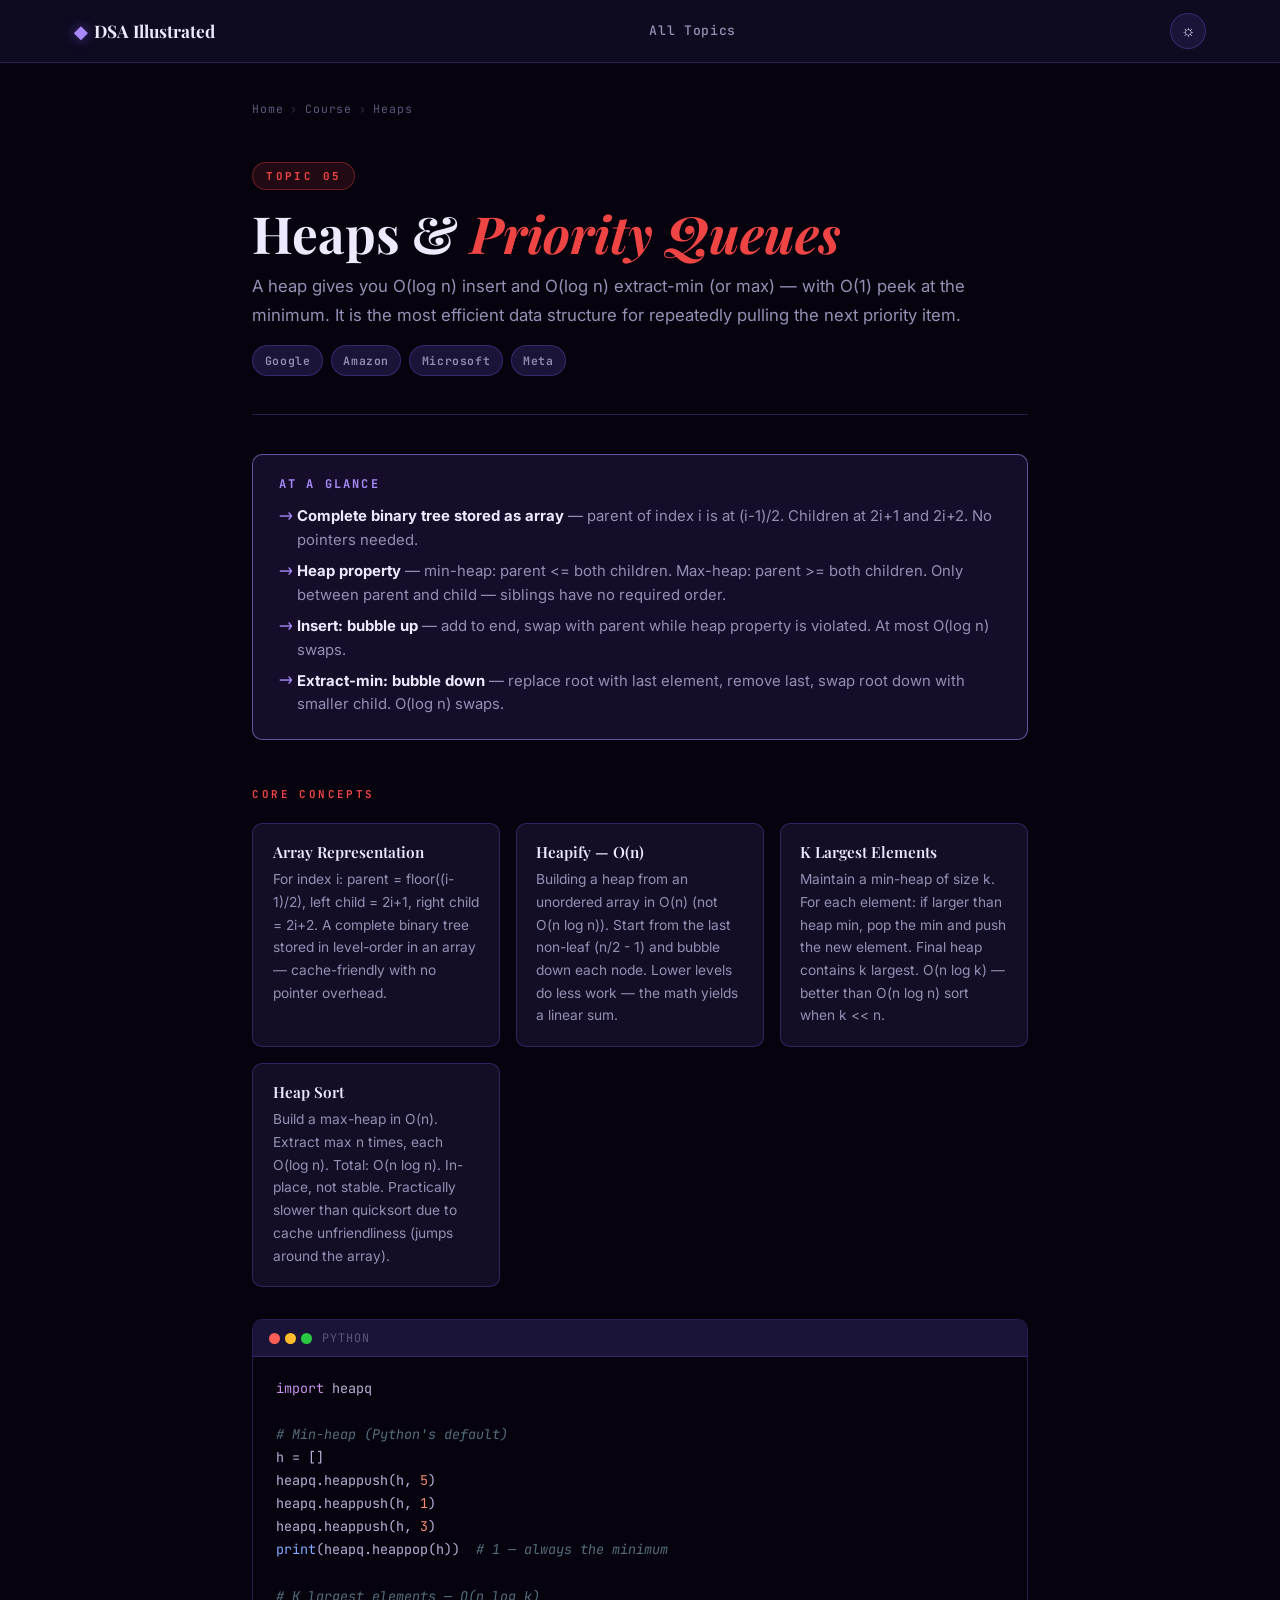
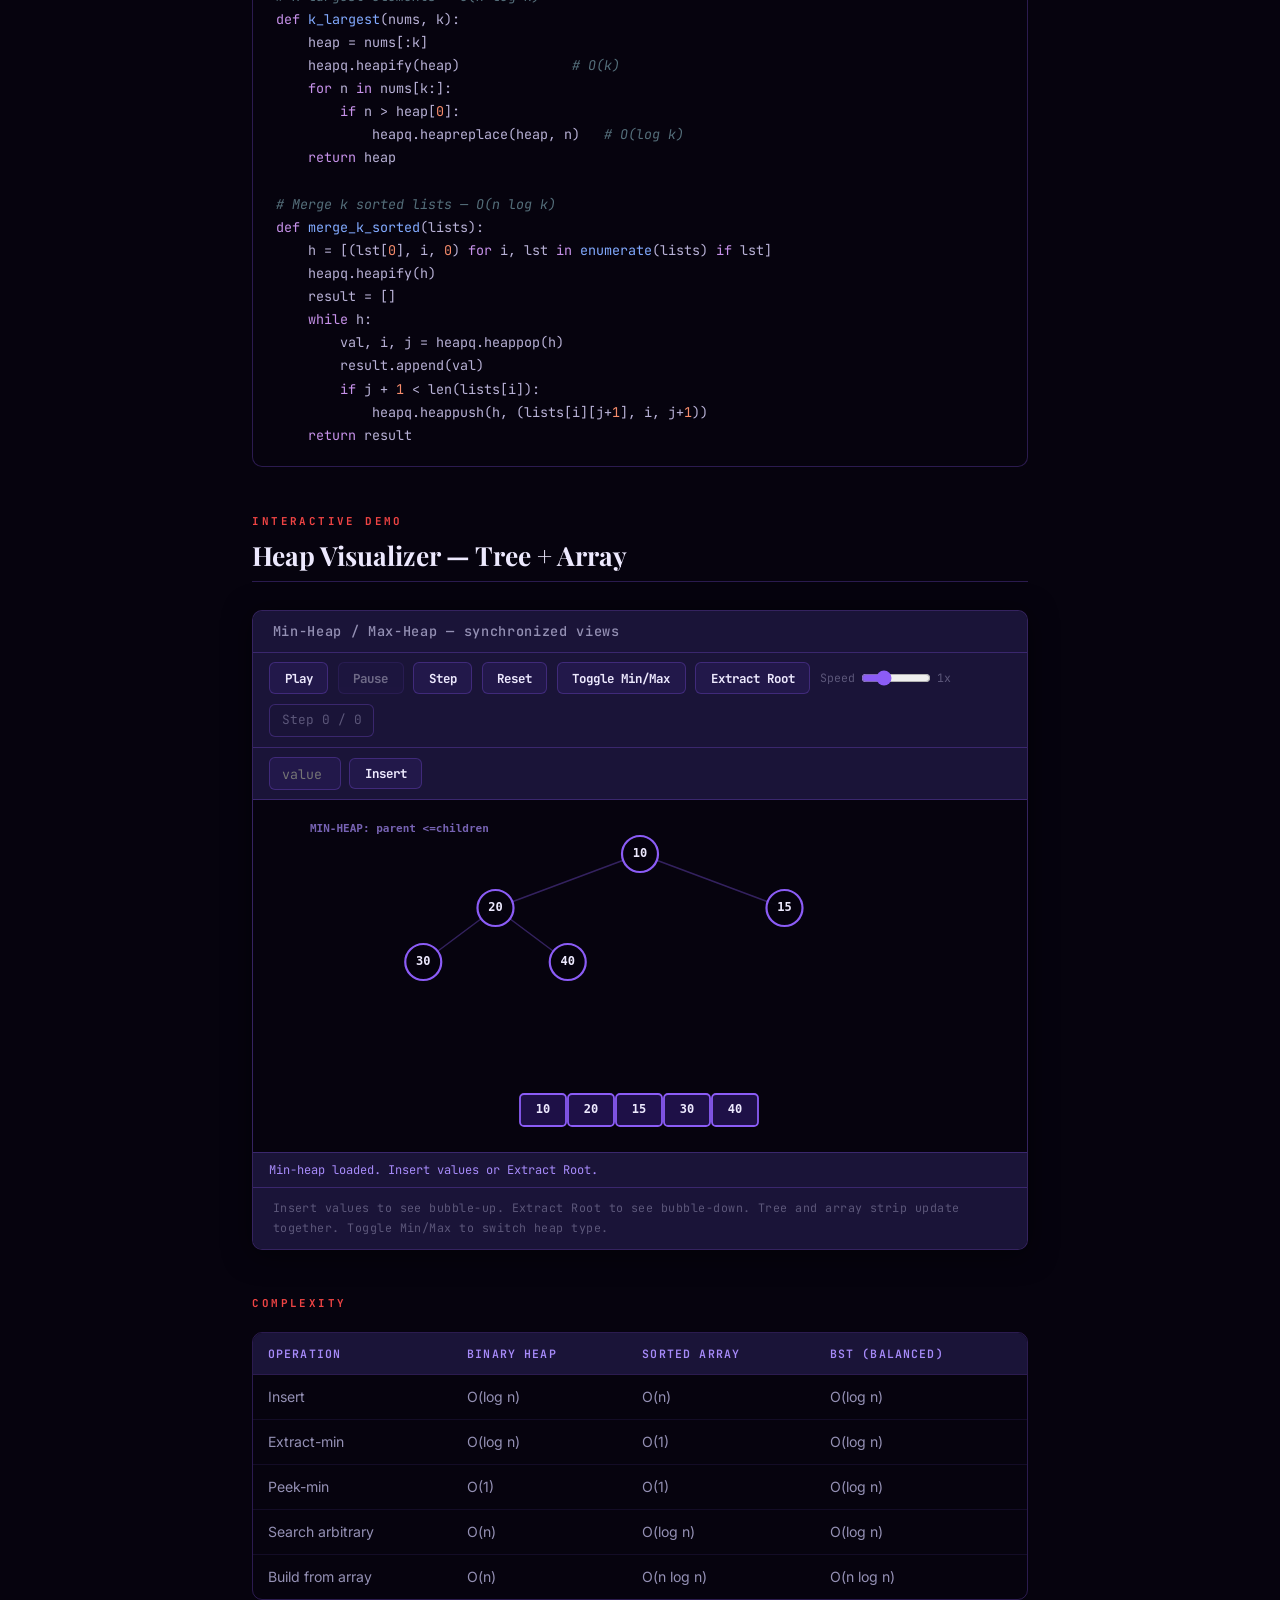
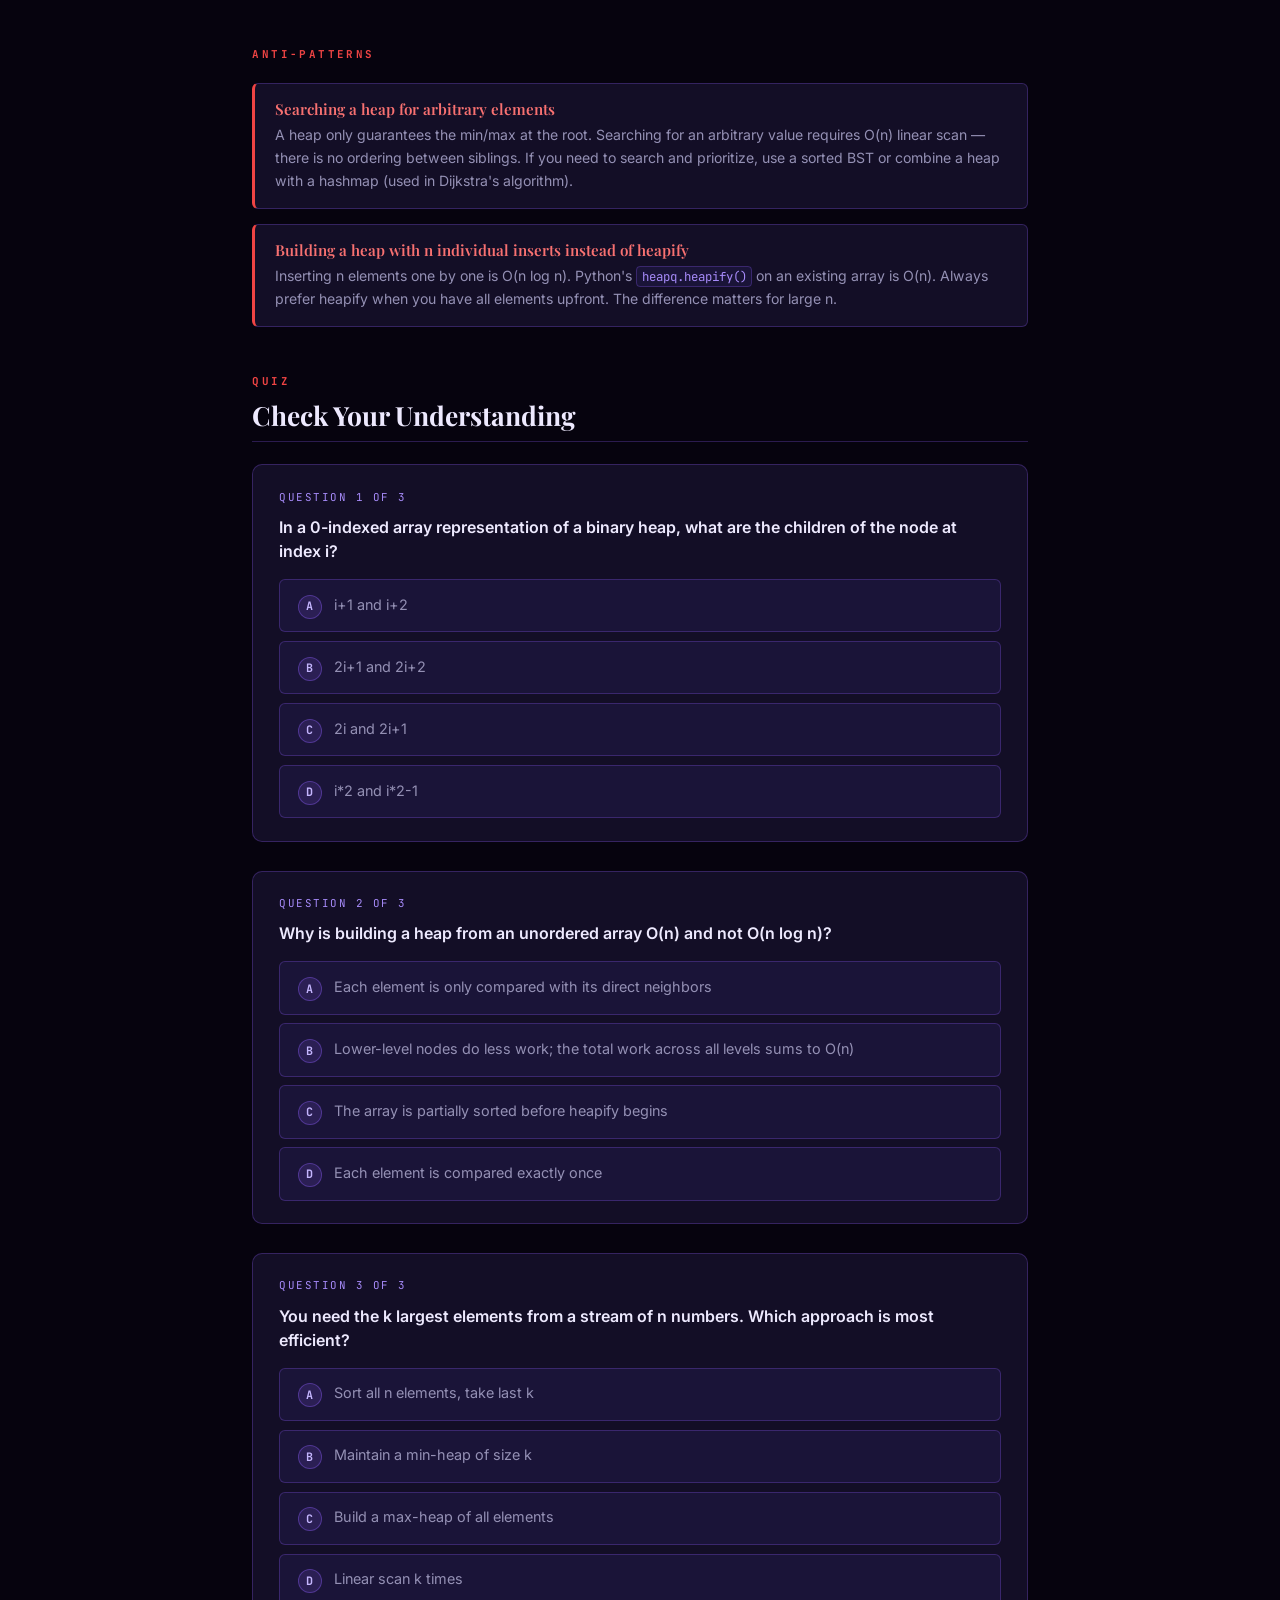
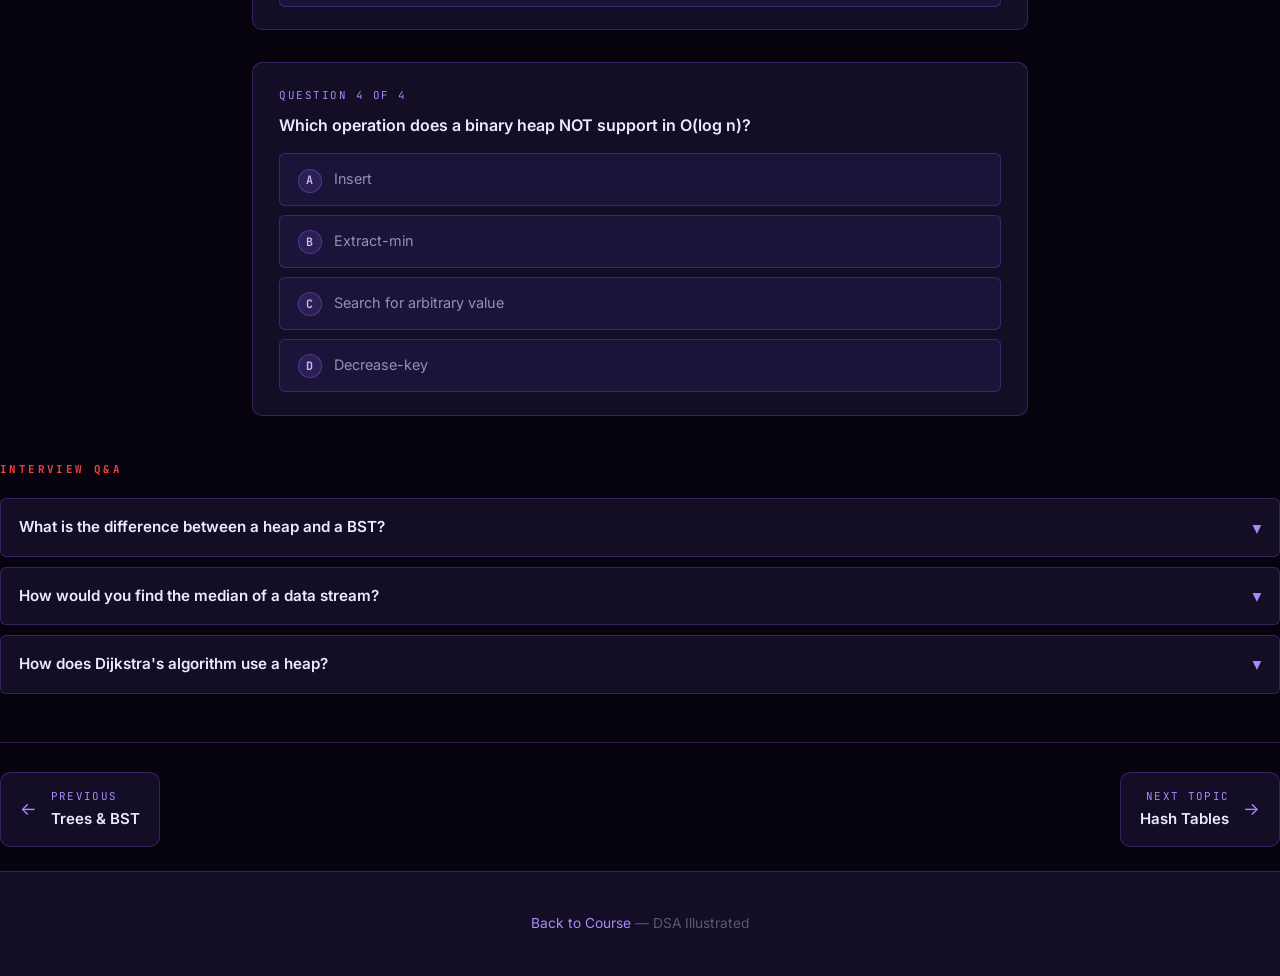
<file: topics/05-heaps.html>
<!DOCTYPE html>
<html lang="en">
<head>
  <meta charset="UTF-8"><meta name="viewport" content="width=device-width, initial-scale=1.0">
  <script>try{var t=localStorage.getItem('dsa-theme')||'dark';document.documentElement.setAttribute('data-theme',t)}catch(e){document.documentElement.setAttribute('data-theme','dark')}</script>
  <title>Heaps &amp; Priority Queues — DSA Illustrated</title>
  <link rel="stylesheet" href="../css/style.css">
  <style>:root{--topic-color:#EF4444}</style>
</head>
<body>
<div class="reading-progress" id="reading-progress"></div>
<nav class="navbar">
  <div class="navbar-inner">
    <a class="navbar-brand" href="../index.html"><span class="brand-icon" style="color:var(--primary-soft)">&#9670;</span>DSA Illustrated</a>
    <div class="navbar-links"><a href="../index.html#topics">All Topics</a></div>
    <div class="navbar-actions"><button class="btn-icon" id="theme-toggle">&#9788;</button></div>
  </div>
</nav>
<div class="container">
  <div class="breadcrumb"><a href="../index.html">Home</a><span class="breadcrumb-sep">›</span><a href="../index.html#topics">Course</a><span class="breadcrumb-sep">›</span><span>Heaps</span></div>
  <div class="topic-header">
    <div class="topic-badge">Topic 05</div>
    <h1>Heaps &amp; <span class="accent">Priority Queues</span></h1>
    <p class="subtitle">A heap gives you O(log n) insert and O(log n) extract-min (or max) — with O(1) peek at the minimum. It is the most efficient data structure for repeatedly pulling the next priority item.</p>
    <div class="company-badges"><span class="badge">Google</span><span class="badge">Amazon</span><span class="badge">Microsoft</span><span class="badge">Meta</span></div>
  </div>
  <div class="at-a-glance reveal">
    <h3>At a Glance</h3>
    <ul>
      <li><strong>Complete binary tree stored as array</strong> — parent of index i is at (i-1)/2. Children at 2i+1 and 2i+2. No pointers needed.</li>
      <li><strong>Heap property</strong> — min-heap: parent &lt;= both children. Max-heap: parent &gt;= both children. Only between parent and child — siblings have no required order.</li>
      <li><strong>Insert: bubble up</strong> — add to end, swap with parent while heap property is violated. At most O(log n) swaps.</li>
      <li><strong>Extract-min: bubble down</strong> — replace root with last element, remove last, swap root down with smaller child. O(log n) swaps.</li>
    </ul>
  </div>
  <div class="section-label">Core Concepts</div>
  <div class="mini-cards">
    <div class="mini-card"><h4>Array Representation</h4><p>For index i: parent = floor((i-1)/2), left child = 2i+1, right child = 2i+2. A complete binary tree stored in level-order in an array — cache-friendly with no pointer overhead.</p></div>
    <div class="mini-card"><h4>Heapify — O(n)</h4><p>Building a heap from an unordered array in O(n) (not O(n log n)). Start from the last non-leaf (n/2 - 1) and bubble down each node. Lower levels do less work — the math yields a linear sum.</p></div>
    <div class="mini-card"><h4>K Largest Elements</h4><p>Maintain a min-heap of size k. For each element: if larger than heap min, pop the min and push the new element. Final heap contains k largest. O(n log k) — better than O(n log n) sort when k &lt;&lt; n.</p></div>
    <div class="mini-card"><h4>Heap Sort</h4><p>Build a max-heap in O(n). Extract max n times, each O(log n). Total: O(n log n). In-place, not stable. Practically slower than quicksort due to cache unfriendliness (jumps around the array).</p></div>
  </div>
  <div class="code-block">
    <div class="cb-header"><div class="cb-dots"><div class="cb-dot"></div><div class="cb-dot"></div><div class="cb-dot"></div></div><span class="cb-lang">Python</span></div>
    <pre><span class="kw">import</span> heapq

<span class="cmt"># Min-heap (Python's default)</span>
h = []
heapq.heappush(h, <span class="num">5</span>)
heapq.heappush(h, <span class="num">1</span>)
heapq.heappush(h, <span class="num">3</span>)
<span class="fn">print</span>(heapq.heappop(h))  <span class="cmt"># 1 — always the minimum</span>

<span class="cmt"># K largest elements — O(n log k)</span>
<span class="kw">def</span> <span class="fn">k_largest</span>(nums, k):
    heap = nums[:k]
    heapq.heapify(heap)              <span class="cmt"># O(k)</span>
    <span class="kw">for</span> n <span class="kw">in</span> nums[k:]:
        <span class="kw">if</span> n > heap[<span class="num">0</span>]:
            heapq.heapreplace(heap, n)   <span class="cmt"># O(log k)</span>
    <span class="kw">return</span> heap

<span class="cmt"># Merge k sorted lists — O(n log k)</span>
<span class="kw">def</span> <span class="fn">merge_k_sorted</span>(lists):
    h = [(lst[<span class="num">0</span>], i, <span class="num">0</span>) <span class="kw">for</span> i, lst <span class="kw">in</span> <span class="fn">enumerate</span>(lists) <span class="kw">if</span> lst]
    heapq.heapify(h)
    result = []
    <span class="kw">while</span> h:
        val, i, j = heapq.heappop(h)
        result.append(val)
        <span class="kw">if</span> j + <span class="num">1</span> < len(lists[i]):
            heapq.heappush(h, (lists[i][j+<span class="num">1</span>], i, j+<span class="num">1</span>))
    <span class="kw">return</span> result</pre>
  </div>
  <div class="section-label">Interactive Demo</div>
  <h2 class="section-title">Heap Visualizer — Tree + Array</h2>
  <div class="demo-section">
    <div class="demo-header"><h3>Min-Heap / Max-Heap — synchronized views</h3></div>
    <div id="demo-heap"><div class="demo-canvas-wrap"></div></div>
    <div class="demo-hint">Insert values to see bubble-up. Extract Root to see bubble-down. Tree and array strip update together. Toggle Min/Max to switch heap type.</div>
  </div>
  <div class="section-label">Complexity</div>
  <div class="table-wrap">
    <table class="compare-table">
      <thead><tr><th>Operation</th><th>Binary Heap</th><th>Sorted Array</th><th>BST (balanced)</th></tr></thead>
      <tbody>
        <tr><td>Insert</td><td>O(log n)</td><td>O(n)</td><td>O(log n)</td></tr>
        <tr><td>Extract-min</td><td>O(log n)</td><td>O(1)</td><td>O(log n)</td></tr>
        <tr><td>Peek-min</td><td>O(1)</td><td>O(1)</td><td>O(log n)</td></tr>
        <tr><td>Search arbitrary</td><td>O(n)</td><td>O(log n)</td><td>O(log n)</td></tr>
        <tr><td>Build from array</td><td>O(n)</td><td>O(n log n)</td><td>O(n log n)</td></tr>
      </tbody>
    </table>
  </div>
  <div class="section-label">Anti-patterns</div>
  <div class="antipatterns">
    <div class="antipattern"><h4>Searching a heap for arbitrary elements</h4><p>A heap only guarantees the min/max at the root. Searching for an arbitrary value requires O(n) linear scan — there is no ordering between siblings. If you need to search and prioritize, use a sorted BST or combine a heap with a hashmap (used in Dijkstra's algorithm).</p></div>
    <div class="antipattern"><h4>Building a heap with n individual inserts instead of heapify</h4><p>Inserting n elements one by one is O(n log n). Python's <code>heapq.heapify()</code> on an existing array is O(n). Always prefer heapify when you have all elements upfront. The difference matters for large n.</p></div>
  </div>
  <div class="section-label">Quiz</div>
  <h2 class="section-title">Check Your Understanding</h2>
  <div class="quiz-section">
    <div class="quiz-question">
      <div class="quiz-q-num">Question 1 of 3</div>
      <div class="quiz-q-text">In a 0-indexed array representation of a binary heap, what are the children of the node at index i?</div>
      <div class="quiz-options">
        <div class="quiz-option" data-correct="false" data-explanation="i+1 and i+2 would only be correct for the root (i=0)."><span class="opt-letter">A</span>i+1 and i+2</div>
        <div class="quiz-option" data-correct="true" data-explanation="Left child = 2i+1, right child = 2i+2. Parent = floor((i-1)/2). These formulas assume 0-indexed array."><span class="opt-letter">B</span>2i+1 and 2i+2</div>
        <div class="quiz-option" data-correct="false" data-explanation="2i and 2i+1 is the 1-indexed formula."><span class="opt-letter">C</span>2i and 2i+1</div>
        <div class="quiz-option" data-correct="false" data-explanation="i*2 and i*2-1 is incorrect."><span class="opt-letter">D</span>i*2 and i*2-1</div>
      </div>
      <div class="quiz-feedback"></div>
    </div>
    <div class="quiz-question">
      <div class="quiz-q-num">Question 2 of 3</div>
      <div class="quiz-q-text">Why is building a heap from an unordered array O(n) and not O(n log n)?</div>
      <div class="quiz-options">
        <div class="quiz-option" data-correct="false" data-explanation="Heapify does more than just swapping adjacent elements."><span class="opt-letter">A</span>Each element is only compared with its direct neighbors</div>
        <div class="quiz-option" data-correct="true" data-explanation="Heapify starts from leaves (which do no work) to root. Most nodes are at the bottom of the tree and do O(1) work. The sum across all levels converges to O(n) mathematically."><span class="opt-letter">B</span>Lower-level nodes do less work; the total work across all levels sums to O(n)</div>
        <div class="quiz-option" data-correct="false" data-explanation="The array is not sorted before heapify."><span class="opt-letter">C</span>The array is partially sorted before heapify begins</div>
        <div class="quiz-option" data-correct="false" data-explanation="Comparison count does depend on the specific input."><span class="opt-letter">D</span>Each element is compared exactly once</div>
      </div>
      <div class="quiz-feedback"></div>
    </div>
    <div class="quiz-question">
      <div class="quiz-q-num">Question 3 of 3</div>
      <div class="quiz-q-text">You need the k largest elements from a stream of n numbers. Which approach is most efficient?</div>
      <div class="quiz-options">
        <div class="quiz-option" data-correct="false" data-explanation="Sorting all n elements is O(n log n) — unnecessary when you only need k."><span class="opt-letter">A</span>Sort all n elements, take last k</div>
        <div class="quiz-option" data-correct="true" data-explanation="Min-heap of size k: if new element > heap min, replace min. O(n log k). When k &lt;&lt; n, this is much faster than O(n log n) sort."><span class="opt-letter">B</span>Maintain a min-heap of size k</div>
        <div class="quiz-option" data-correct="false" data-explanation="A max-heap of all elements would be O(n log n) to build and does not help with streaming."><span class="opt-letter">C</span>Build a max-heap of all elements</div>
        <div class="quiz-option" data-correct="false" data-explanation="Linear scan finds the max in O(n) but only one element, not k elements efficiently."><span class="opt-letter">D</span>Linear scan k times</div>
      </div>
      <div class="quiz-feedback"></div>
    </div>
  </div>
    <div class="quiz-question">
      <div class="quiz-q-num">Question 4 of 4</div>
      <div class="quiz-q-text">Which operation does a binary heap NOT support in O(log n)?</div>
      <div class="quiz-options">
        <div class="quiz-option" data-correct="false" data-explanation="Insert (push) is O(log n) via bubble-up."><span class="opt-letter">A</span>Insert</div>
        <div class="quiz-option" data-correct="false" data-explanation="Extract-min (pop) is O(log n) via bubble-down."><span class="opt-letter">B</span>Extract-min</div>
        <div class="quiz-option" data-correct="true" data-explanation="Searching for an arbitrary value in a heap is O(n) — the heap property only tells you about parent-child order, not between siblings. There is no shortcut."><span class="opt-letter">C</span>Search for arbitrary value</div>
        <div class="quiz-option" data-correct="false" data-explanation="Decrease-key (used in Dijkstra) is O(log n) with a pointer to the node."><span class="opt-letter">D</span>Decrease-key</div>
      </div>
      <div class="quiz-feedback"></div>
    </div>
  </div>
  <div class="section-label">Interview Q&amp;A</div>
  <div class="qa-section">
    <div class="qa-item"><button class="qa-q">What is the difference between a heap and a BST?<span class="qa-chevron">&#9662;</span></button><div class="qa-a"><div class="qa-a-inner">A heap has the heap property (parent &lt;= children for min-heap) but siblings have no required order. A BST has the BST property (left &lt; node &lt; right) which gives total ordering along any path. Heap: O(1) min, O(log n) insert/extract. BST: O(log n) search/insert/delete, but supports in-order traversal and range queries. Use heap for priority queues; use BST for sorted data with arbitrary search.</div></div></div>
    <div class="qa-item"><button class="qa-q">How would you find the median of a data stream?<span class="qa-chevron">&#9662;</span></button><div class="qa-a"><div class="qa-a-inner">Maintain two heaps: a max-heap for the lower half of numbers, and a min-heap for the upper half. Keep them balanced (sizes differ by at most 1). For each new number: if &lt;= max-heap top, push to max-heap; otherwise push to min-heap. Rebalance if sizes differ by more than 1. Median is the top of the larger heap, or the average of both tops if equal size. O(log n) insert, O(1) median.</div></div></div>
    <div class="qa-item"><button class="qa-q">How does Dijkstra's algorithm use a heap?<span class="qa-chevron">&#9662;</span></button><div class="qa-a"><div class="qa-a-inner">Dijkstra maintains a min-heap of (distance, node) pairs. Start: push (0, source). Each step: pop the node with smallest tentative distance. For each neighbor: if dist[u] + edge_weight &lt; dist[v], update dist[v] and push (new_dist, v) to the heap. The heap ensures we always process the closest unvisited node. O((V+E) log V) with a binary heap. O(V+E + V log V) with a Fibonacci heap (but rarely practical).</div></div></div>
  </div>
  <div class="topic-nav">
    <a href="04-trees.html" class="topic-nav-link"><div class="topic-nav-arrow">&#8592;</div><div><div class="topic-nav-label">Previous</div><div class="topic-nav-title">Trees &amp; BST</div></div></a>
    <a href="06-hash-tables.html" class="topic-nav-link next"><div class="topic-nav-arrow">&#8594;</div><div><div class="topic-nav-label">Next Topic</div><div class="topic-nav-title">Hash Tables</div></div></a>
  </div>
</div>
<footer class="site-footer" style="margin-top:0"><p class="footer-sub"><a href="../index.html" style="color:var(--primary-soft)">Back to Course</a> &mdash; DSA Illustrated</p></footer>
<script src="../js/main.js"></script><script src="../js/demos.js"></script>
</body></html>
</file>
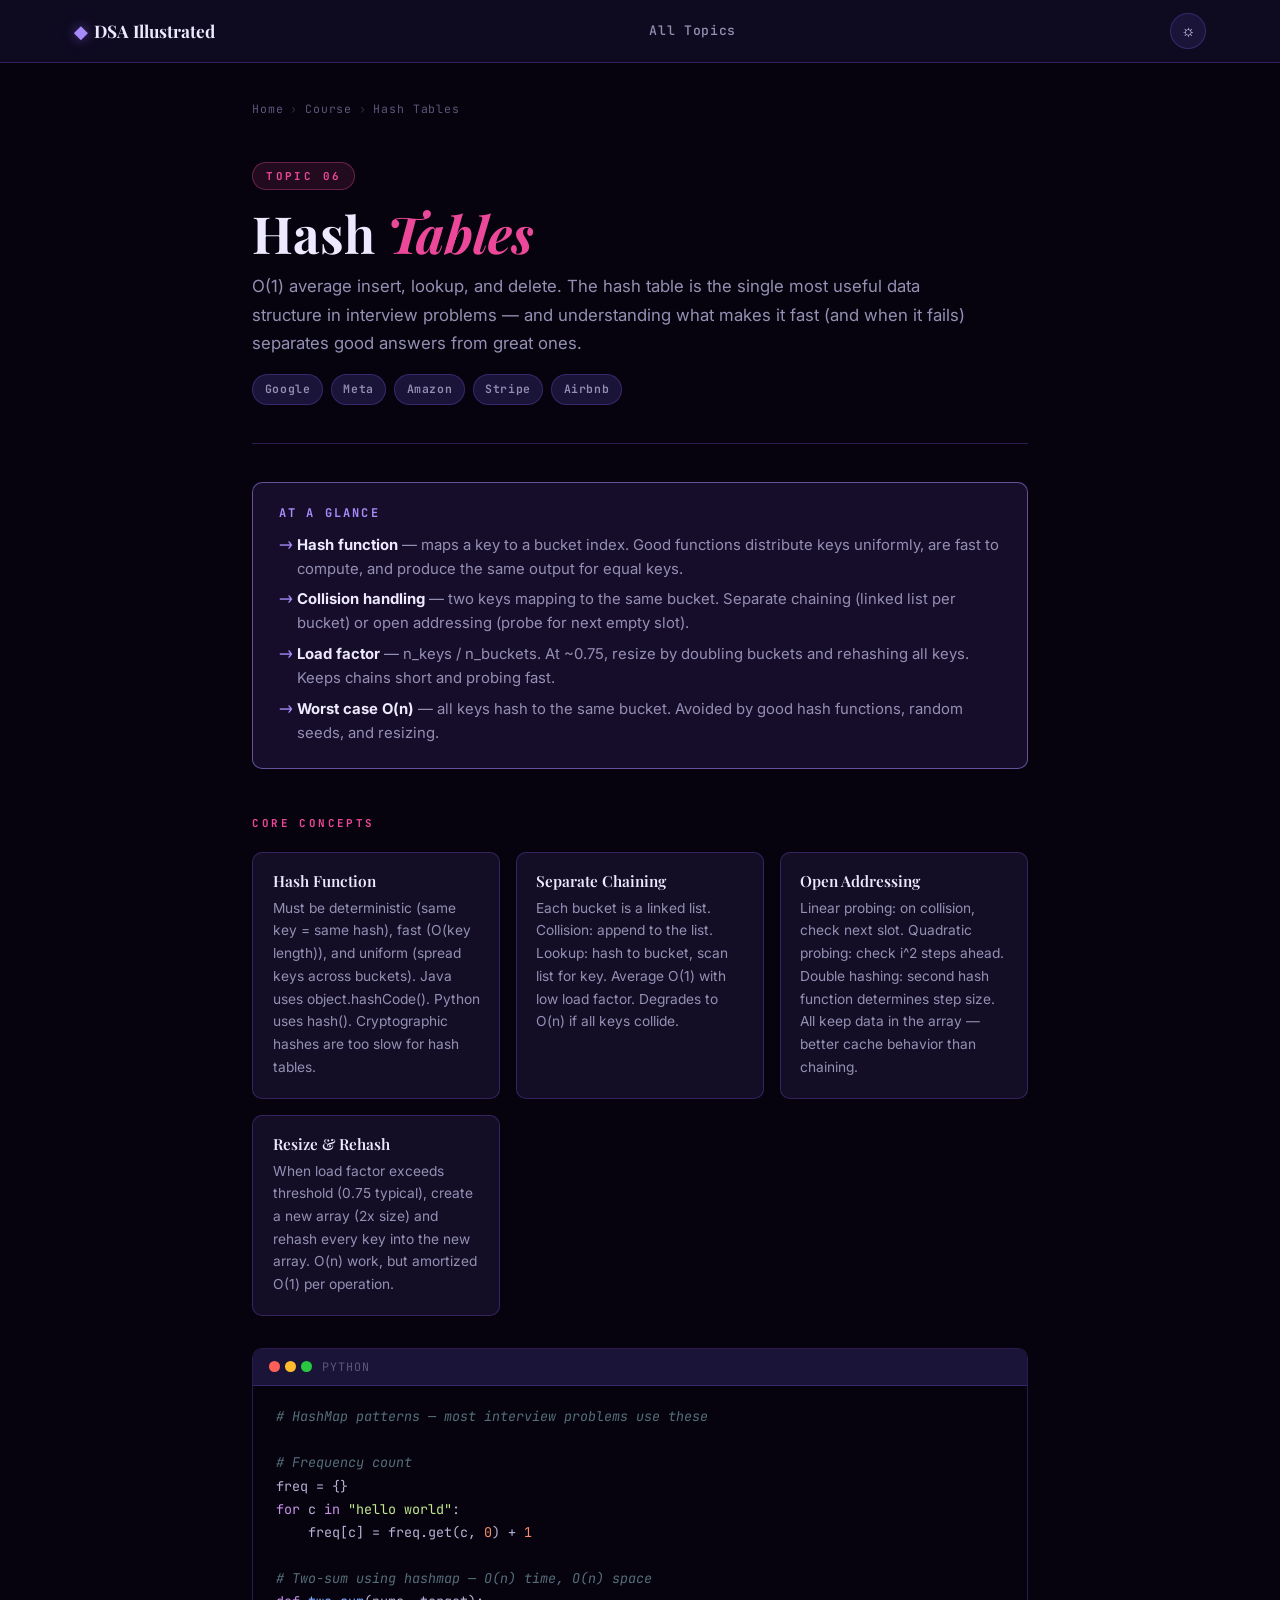
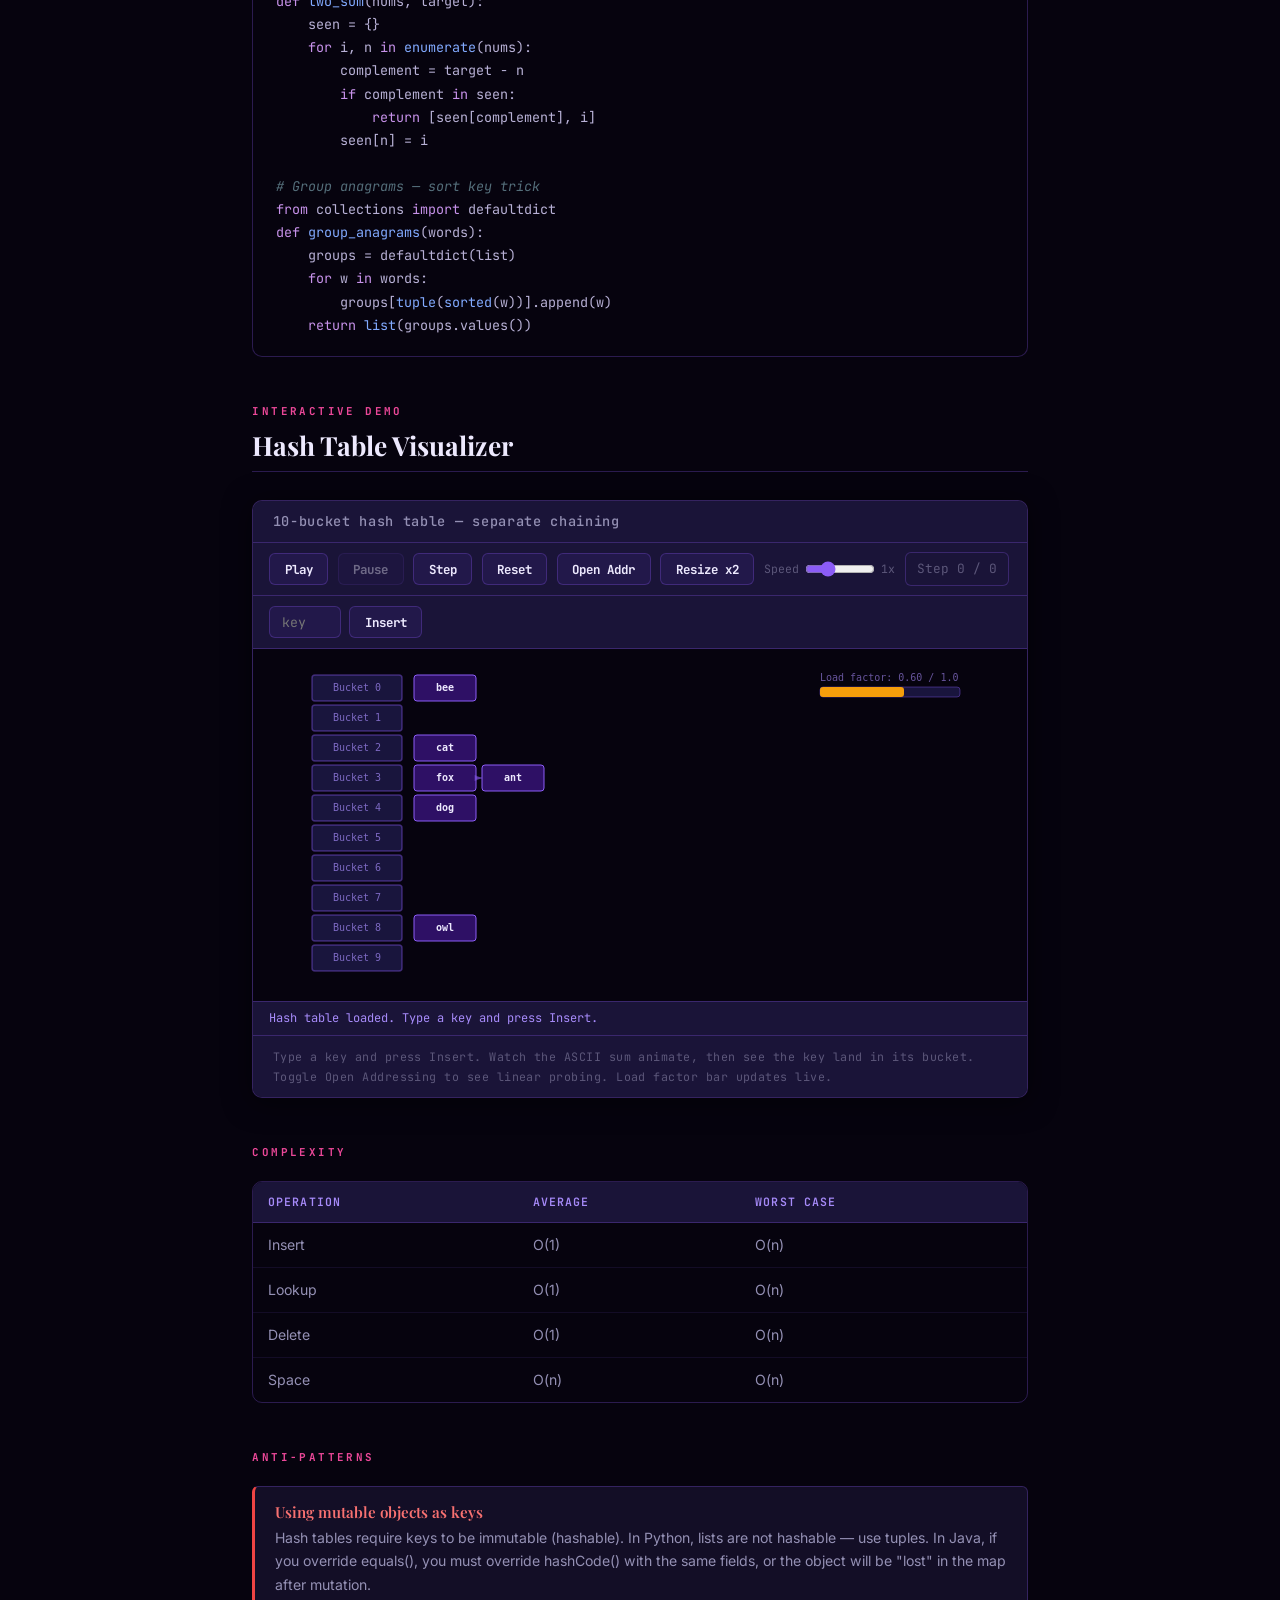
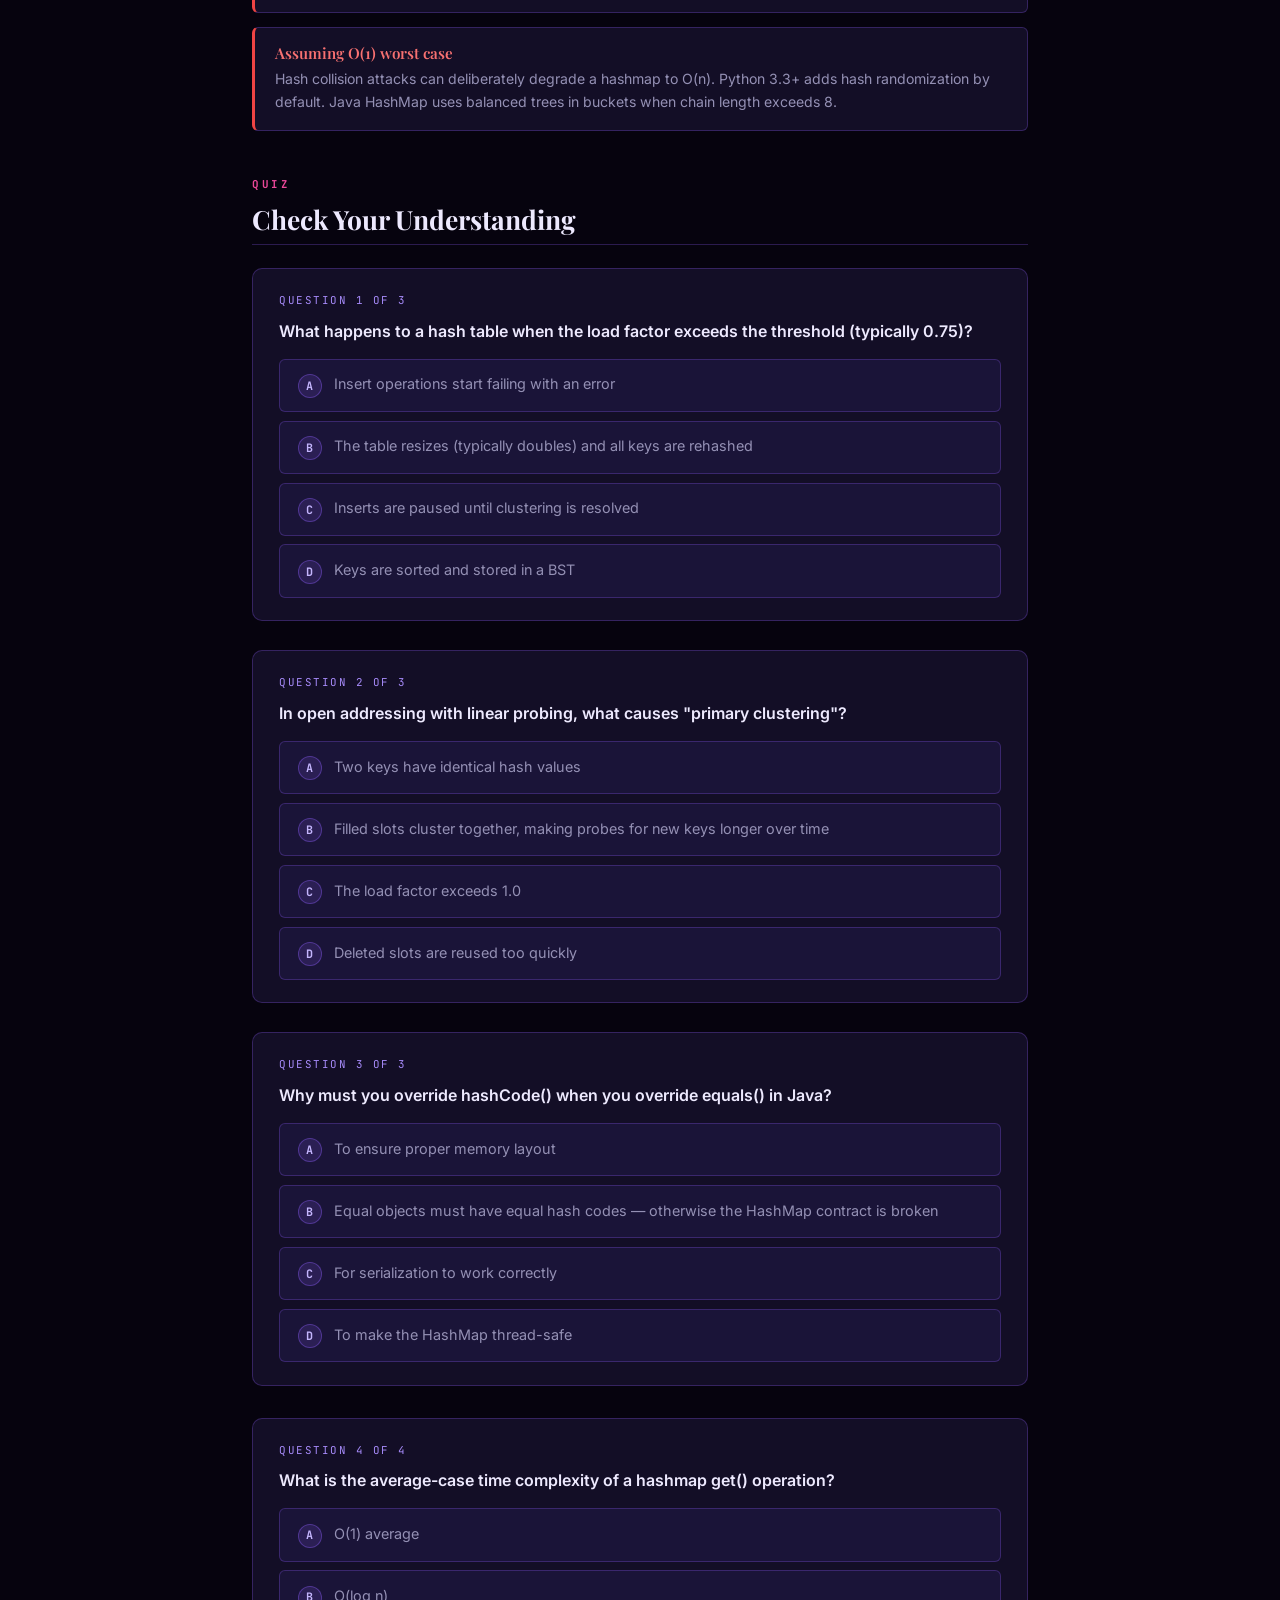
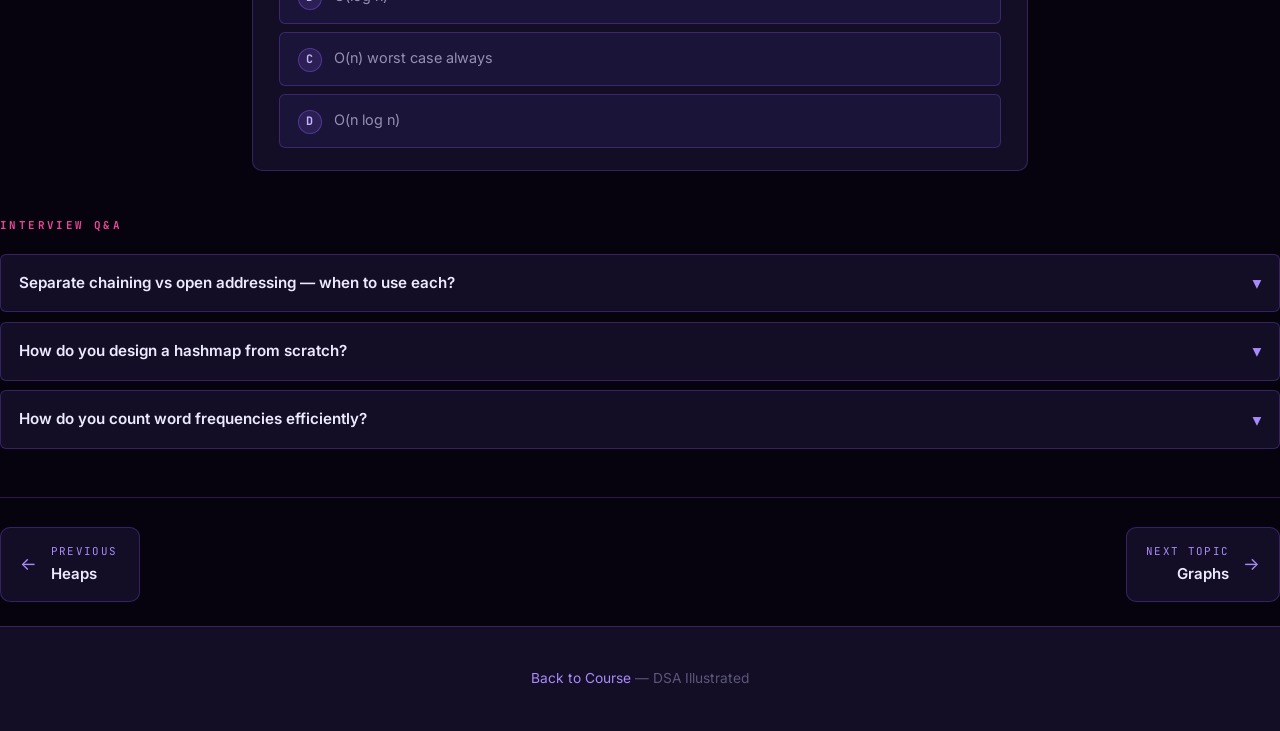
<file: topics/06-hash-tables.html>
<!DOCTYPE html>
<html lang="en">
<head>
  <meta charset="UTF-8"><meta name="viewport" content="width=device-width, initial-scale=1.0">
  <script>try{var t=localStorage.getItem('dsa-theme')||'dark';document.documentElement.setAttribute('data-theme',t)}catch(e){document.documentElement.setAttribute('data-theme','dark')}</script>
  <title>Hash Tables — DSA Illustrated</title>
  <link rel="stylesheet" href="../css/style.css">
  <style>:root{--topic-color:#EC4899}</style>
</head>
<body>
<div class="reading-progress" id="reading-progress"></div>
<nav class="navbar">
  <div class="navbar-inner">
    <a class="navbar-brand" href="../index.html"><span class="brand-icon" style="color:var(--primary-soft)">&#9670;</span>DSA Illustrated</a>
    <div class="navbar-links"><a href="../index.html#topics">All Topics</a></div>
    <div class="navbar-actions"><button class="btn-icon" id="theme-toggle">&#9788;</button></div>
  </div>
</nav>
<div class="container">
  <div class="breadcrumb"><a href="../index.html">Home</a><span class="breadcrumb-sep">›</span><a href="../index.html#topics">Course</a><span class="breadcrumb-sep">›</span><span>Hash Tables</span></div>
  <div class="topic-header">
    <div class="topic-badge">Topic 06</div>
    <h1>Hash <span class="accent">Tables</span></h1>
    <p class="subtitle">O(1) average insert, lookup, and delete. The hash table is the single most useful data structure in interview problems — and understanding what makes it fast (and when it fails) separates good answers from great ones.</p>
    <div class="company-badges"><span class="badge">Google</span><span class="badge">Meta</span><span class="badge">Amazon</span><span class="badge">Stripe</span><span class="badge">Airbnb</span></div>
  </div>
  <div class="at-a-glance reveal">
    <h3>At a Glance</h3>
    <ul>
      <li><strong>Hash function</strong> — maps a key to a bucket index. Good functions distribute keys uniformly, are fast to compute, and produce the same output for equal keys.</li>
      <li><strong>Collision handling</strong> — two keys mapping to the same bucket. Separate chaining (linked list per bucket) or open addressing (probe for next empty slot).</li>
      <li><strong>Load factor</strong> — n_keys / n_buckets. At ~0.75, resize by doubling buckets and rehashing all keys. Keeps chains short and probing fast.</li>
      <li><strong>Worst case O(n)</strong> — all keys hash to the same bucket. Avoided by good hash functions, random seeds, and resizing.</li>
    </ul>
  </div>
  <div class="section-label">Core Concepts</div>
  <div class="mini-cards">
    <div class="mini-card"><h4>Hash Function</h4><p>Must be deterministic (same key = same hash), fast (O(key length)), and uniform (spread keys across buckets). Java uses object.hashCode(). Python uses hash(). Cryptographic hashes are too slow for hash tables.</p></div>
    <div class="mini-card"><h4>Separate Chaining</h4><p>Each bucket is a linked list. Collision: append to the list. Lookup: hash to bucket, scan list for key. Average O(1) with low load factor. Degrades to O(n) if all keys collide.</p></div>
    <div class="mini-card"><h4>Open Addressing</h4><p>Linear probing: on collision, check next slot. Quadratic probing: check i^2 steps ahead. Double hashing: second hash function determines step size. All keep data in the array — better cache behavior than chaining.</p></div>
    <div class="mini-card"><h4>Resize &amp; Rehash</h4><p>When load factor exceeds threshold (0.75 typical), create a new array (2x size) and rehash every key into the new array. O(n) work, but amortized O(1) per operation.</p></div>
  </div>
  <div class="code-block">
    <div class="cb-header"><div class="cb-dots"><div class="cb-dot"></div><div class="cb-dot"></div><div class="cb-dot"></div></div><span class="cb-lang">Python</span></div>
    <pre><span class="cmt"># HashMap patterns — most interview problems use these</span>

<span class="cmt"># Frequency count</span>
freq = {}
<span class="kw">for</span> c <span class="kw">in</span> <span class="str">"hello world"</span>:
    freq[c] = freq.get(c, <span class="num">0</span>) + <span class="num">1</span>

<span class="cmt"># Two-sum using hashmap — O(n) time, O(n) space</span>
<span class="kw">def</span> <span class="fn">two_sum</span>(nums, target):
    seen = {}
    <span class="kw">for</span> i, n <span class="kw">in</span> <span class="fn">enumerate</span>(nums):
        complement = target - n
        <span class="kw">if</span> complement <span class="kw">in</span> seen:
            <span class="kw">return</span> [seen[complement], i]
        seen[n] = i

<span class="cmt"># Group anagrams — sort key trick</span>
<span class="kw">from</span> collections <span class="kw">import</span> defaultdict
<span class="kw">def</span> <span class="fn">group_anagrams</span>(words):
    groups = defaultdict(list)
    <span class="kw">for</span> w <span class="kw">in</span> words:
        groups[<span class="fn">tuple</span>(<span class="fn">sorted</span>(w))].append(w)
    <span class="kw">return</span> <span class="fn">list</span>(groups.values())</pre>
  </div>
  <div class="section-label">Interactive Demo</div>
  <h2 class="section-title">Hash Table Visualizer</h2>
  <div class="demo-section">
    <div class="demo-header"><h3>10-bucket hash table — separate chaining</h3></div>
    <div id="demo-hash"><div class="demo-canvas-wrap"></div></div>
    <div class="demo-hint">Type a key and press Insert. Watch the ASCII sum animate, then see the key land in its bucket. Toggle Open Addressing to see linear probing. Load factor bar updates live.</div>
  </div>
  <div class="section-label">Complexity</div>
  <div class="table-wrap">
    <table class="compare-table">
      <thead><tr><th>Operation</th><th>Average</th><th>Worst case</th></tr></thead>
      <tbody>
        <tr><td>Insert</td><td>O(1)</td><td>O(n)</td></tr>
        <tr><td>Lookup</td><td>O(1)</td><td>O(n)</td></tr>
        <tr><td>Delete</td><td>O(1)</td><td>O(n)</td></tr>
        <tr><td>Space</td><td>O(n)</td><td>O(n)</td></tr>
      </tbody>
    </table>
  </div>
  <div class="section-label">Anti-patterns</div>
  <div class="antipatterns">
    <div class="antipattern"><h4>Using mutable objects as keys</h4><p>Hash tables require keys to be immutable (hashable). In Python, lists are not hashable — use tuples. In Java, if you override equals(), you must override hashCode() with the same fields, or the object will be "lost" in the map after mutation.</p></div>
    <div class="antipattern"><h4>Assuming O(1) worst case</h4><p>Hash collision attacks can deliberately degrade a hashmap to O(n). Python 3.3+ adds hash randomization by default. Java HashMap uses balanced trees in buckets when chain length exceeds 8.</p></div>
  </div>
  <div class="section-label">Quiz</div>
  <h2 class="section-title">Check Your Understanding</h2>
  <div class="quiz-section">
    <div class="quiz-question">
      <div class="quiz-q-num">Question 1 of 3</div>
      <div class="quiz-q-text">What happens to a hash table when the load factor exceeds the threshold (typically 0.75)?</div>
      <div class="quiz-options">
        <div class="quiz-option" data-correct="false" data-explanation="Hash tables do not raise an error — they resize automatically."><span class="opt-letter">A</span>Insert operations start failing with an error</div>
        <div class="quiz-option" data-correct="true" data-explanation="The table doubles in size and all existing keys are rehashed into the new, larger array. This costs O(n) but is amortized O(1) per insert."><span class="opt-letter">B</span>The table resizes (typically doubles) and all keys are rehashed</div>
        <div class="quiz-option" data-correct="false" data-explanation="Clustering is addressed by probing strategies, not by stopping inserts."><span class="opt-letter">C</span>Inserts are paused until clustering is resolved</div>
        <div class="quiz-option" data-correct="false" data-explanation="Sorted order is not relevant to hash table operations."><span class="opt-letter">D</span>Keys are sorted and stored in a BST</div>
      </div>
      <div class="quiz-feedback"></div>
    </div>
    <div class="quiz-question">
      <div class="quiz-q-num">Question 2 of 3</div>
      <div class="quiz-q-text">In open addressing with linear probing, what causes "primary clustering"?</div>
      <div class="quiz-options">
        <div class="quiz-option" data-correct="false" data-explanation="Collisions themselves do not create clusters — the probing strategy does."><span class="opt-letter">A</span>Two keys have identical hash values</div>
        <div class="quiz-option" data-correct="true" data-explanation="When keys collide, they probe forward linearly, building up in the same region. Keys with different original hashes can fall into the same chain — growing the cluster further."><span class="opt-letter">B</span>Filled slots cluster together, making probes for new keys longer over time</div>
        <div class="quiz-option" data-correct="false" data-explanation="Load factor is monitored separately."><span class="opt-letter">C</span>The load factor exceeds 1.0</div>
        <div class="quiz-option" data-correct="false" data-explanation="Deletion is handled separately with tombstones."><span class="opt-letter">D</span>Deleted slots are reused too quickly</div>
      </div>
      <div class="quiz-feedback"></div>
    </div>
    <div class="quiz-question">
      <div class="quiz-q-num">Question 3 of 3</div>
      <div class="quiz-q-text">Why must you override hashCode() when you override equals() in Java?</div>
      <div class="quiz-options">
        <div class="quiz-option" data-correct="false" data-explanation="Memory layout is not determined by hashCode."><span class="opt-letter">A</span>To ensure proper memory layout</div>
        <div class="quiz-option" data-correct="true" data-explanation="The HashMap contract: if a.equals(b) then a.hashCode() == b.hashCode(). Breaking this causes logically-equal objects to hash to different buckets — they will never be found as keys in the map."><span class="opt-letter">B</span>Equal objects must have equal hash codes — otherwise the HashMap contract is broken</div>
        <div class="quiz-option" data-correct="false" data-explanation="Serialization is a separate concern."><span class="opt-letter">C</span>For serialization to work correctly</div>
        <div class="quiz-option" data-correct="false" data-explanation="Thread safety is handled by ConcurrentHashMap, not hashCode."><span class="opt-letter">D</span>To make the HashMap thread-safe</div>
      </div>
      <div class="quiz-feedback"></div>
    </div>
  </div>
    <div class="quiz-question">
      <div class="quiz-q-num">Question 4 of 4</div>
      <div class="quiz-q-text">What is the average-case time complexity of a hashmap get() operation?</div>
      <div class="quiz-options">
        <div class="quiz-option" data-correct="true" data-explanation="Hash the key to find the bucket, then do one (or a few, with collisions) comparisons. Under a good hash function and load factor, this is O(1) average."><span class="opt-letter">A</span>O(1) average</div>
        <div class="quiz-option" data-correct="false" data-explanation="O(log n) would imply traversing a binary tree — that is the worst case for chaining in Java 8+, not average."><span class="opt-letter">B</span>O(log n)</div>
        <div class="quiz-option" data-correct="false" data-explanation="O(n) is the worst case (all keys collide to one bucket), not the average."><span class="opt-letter">C</span>O(n) worst case always</div>
        <div class="quiz-option" data-correct="false" data-explanation="O(n log n) applies to sorting — not hashmap lookup."><span class="opt-letter">D</span>O(n log n)</div>
      </div>
      <div class="quiz-feedback"></div>
    </div>
  </div>
  <div class="section-label">Interview Q&amp;A</div>
  <div class="qa-section">
    <div class="qa-item"><button class="qa-q">Separate chaining vs open addressing — when to use each?<span class="qa-chevron">&#9662;</span></button><div class="qa-a"><div class="qa-a-inner"><strong>Separate chaining:</strong> handles high load factors gracefully, simpler deletion, no clustering. Downside: extra memory for pointers, poor cache locality. <strong>Open addressing:</strong> better cache performance (data stays in the array), lower memory overhead. Downside: performance degrades sharply at high load factors, deletion requires tombstones (or backshifting). Use chaining when load factor may be high or deletions are frequent. Use open addressing when cache performance is critical and load factor is controlled.</div></div></div>
    <div class="qa-item"><button class="qa-q">How do you design a hashmap from scratch?<span class="qa-chevron">&#9662;</span></button><div class="qa-a"><div class="qa-a-inner">Key decisions: (1) Hash function — key.hashCode() modulo array size. (2) Collision strategy — separate chaining (simpler) or linear probing (faster). (3) Load factor threshold — 0.75 is standard. (4) Resize factor — double on resize. (5) Handling deletions — tombstones for open addressing. Core operations: put(k,v): hash k, find bucket, update or append. get(k): hash k, find bucket, scan for k. remove(k): find and remove, mark tombstone if open addressing.</div></div></div>
    <div class="qa-item"><button class="qa-q">How do you count word frequencies efficiently?<span class="qa-chevron">&#9662;</span></button><div class="qa-a"><div class="qa-a-inner">Use a hashmap: key = word, value = count. One pass through the text: freq[word] = freq.get(word, 0) + 1. O(n) time and space. To find the top k most frequent: use a min-heap of size k — for each (word, count) pair, if count > heap.min, replace. O(n log k). Alternatively, sort by frequency in O(n log n). The hashmap is the bottleneck on memory — counts for a large vocabulary fit in memory, but for a stream, use Count-Min Sketch.</div></div></div>
  </div>
  <div class="topic-nav">
    <a href="05-heaps.html" class="topic-nav-link"><div class="topic-nav-arrow">&#8592;</div><div><div class="topic-nav-label">Previous</div><div class="topic-nav-title">Heaps</div></div></a>
    <a href="07-graphs.html" class="topic-nav-link next"><div class="topic-nav-arrow">&#8594;</div><div><div class="topic-nav-label">Next Topic</div><div class="topic-nav-title">Graphs</div></div></a>
  </div>
</div>
<footer class="site-footer" style="margin-top:0"><p class="footer-sub"><a href="../index.html" style="color:var(--primary-soft)">Back to Course</a> &mdash; DSA Illustrated</p></footer>
<script src="../js/main.js"></script><script src="../js/demos.js"></script>
</body></html>
</file>
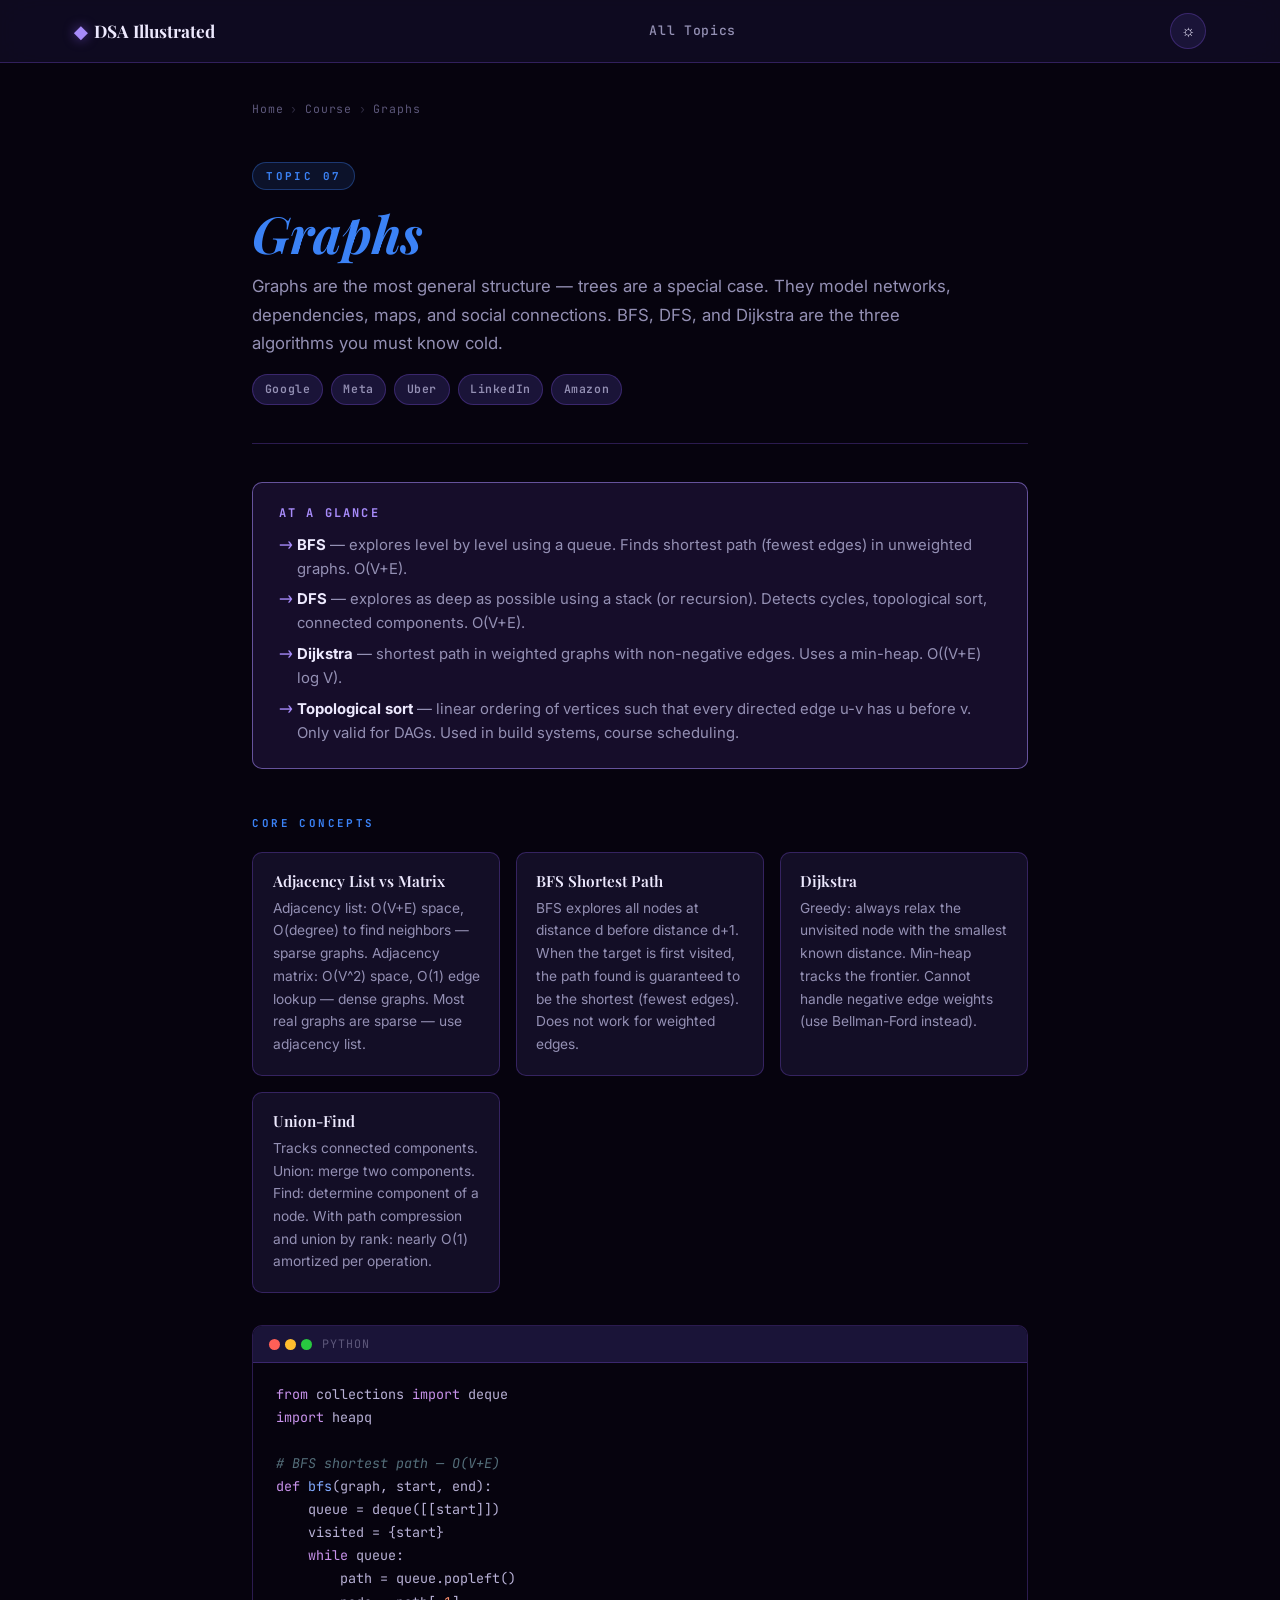
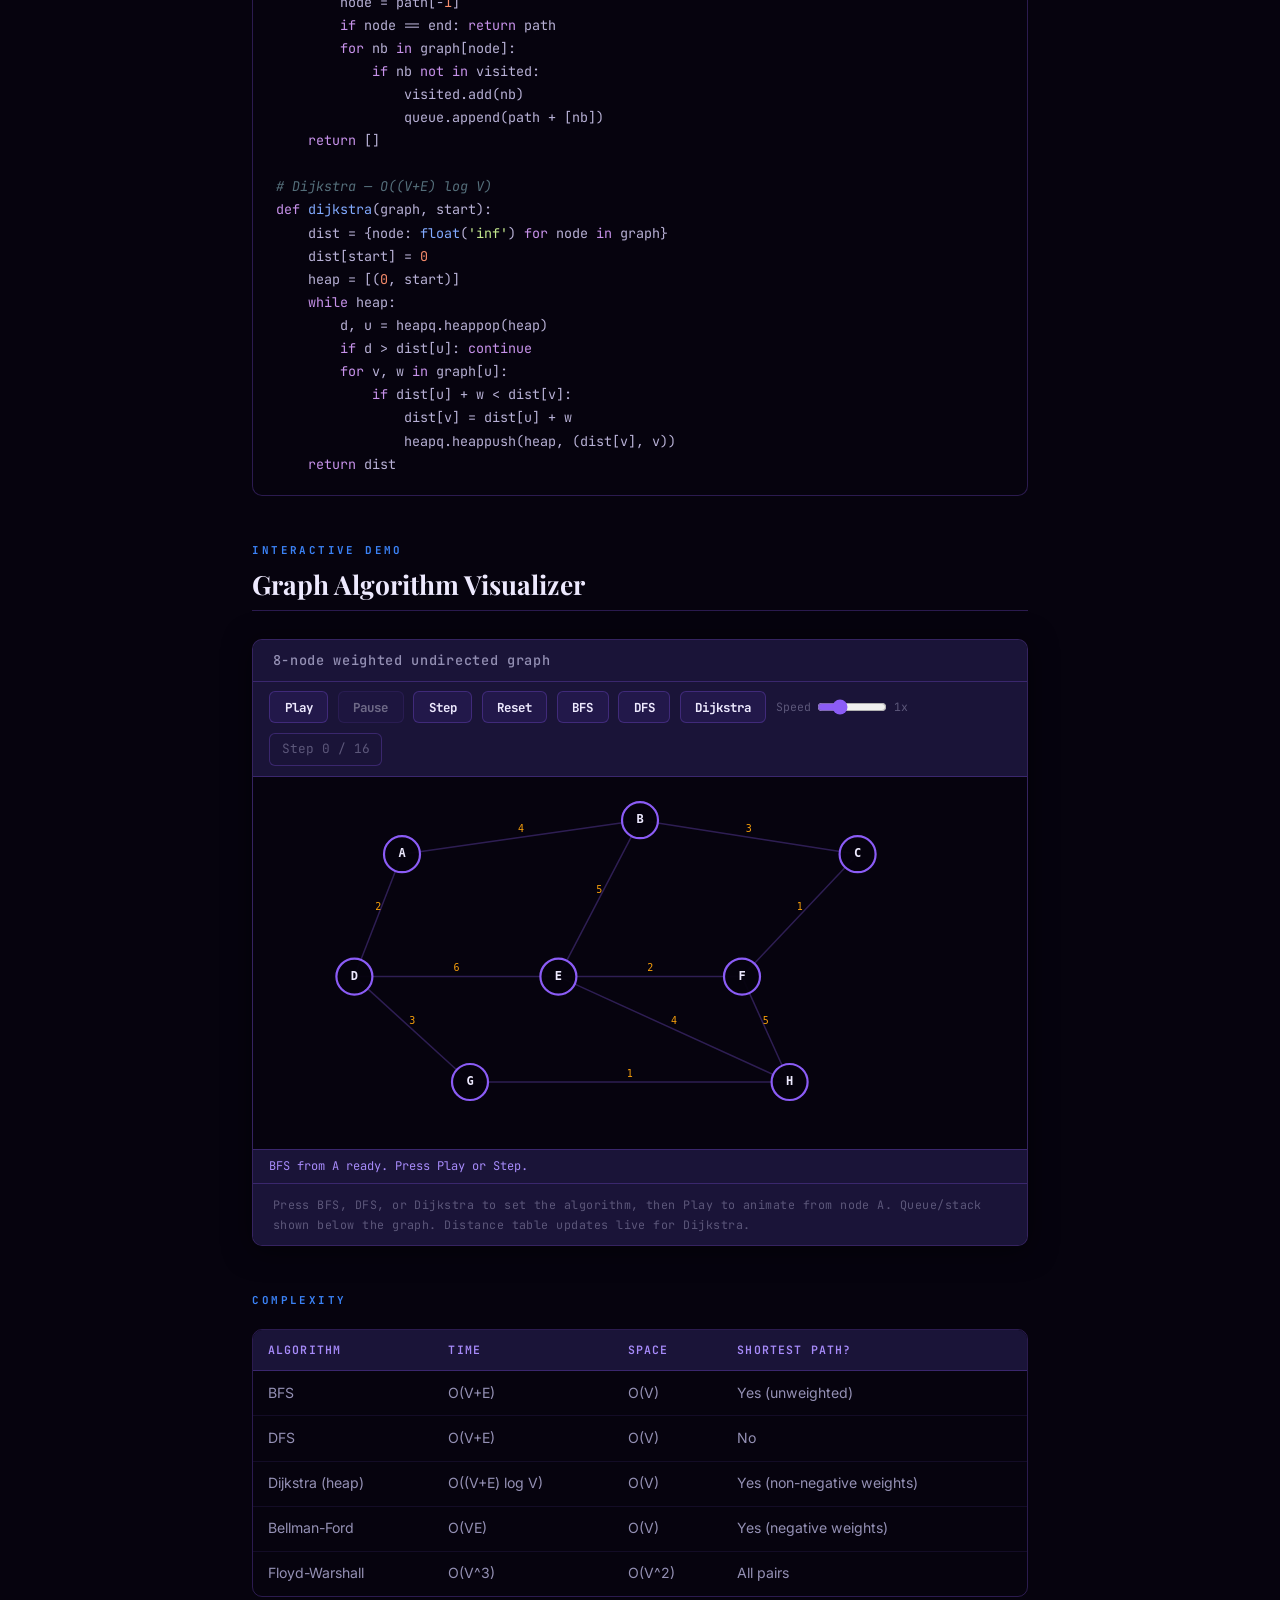
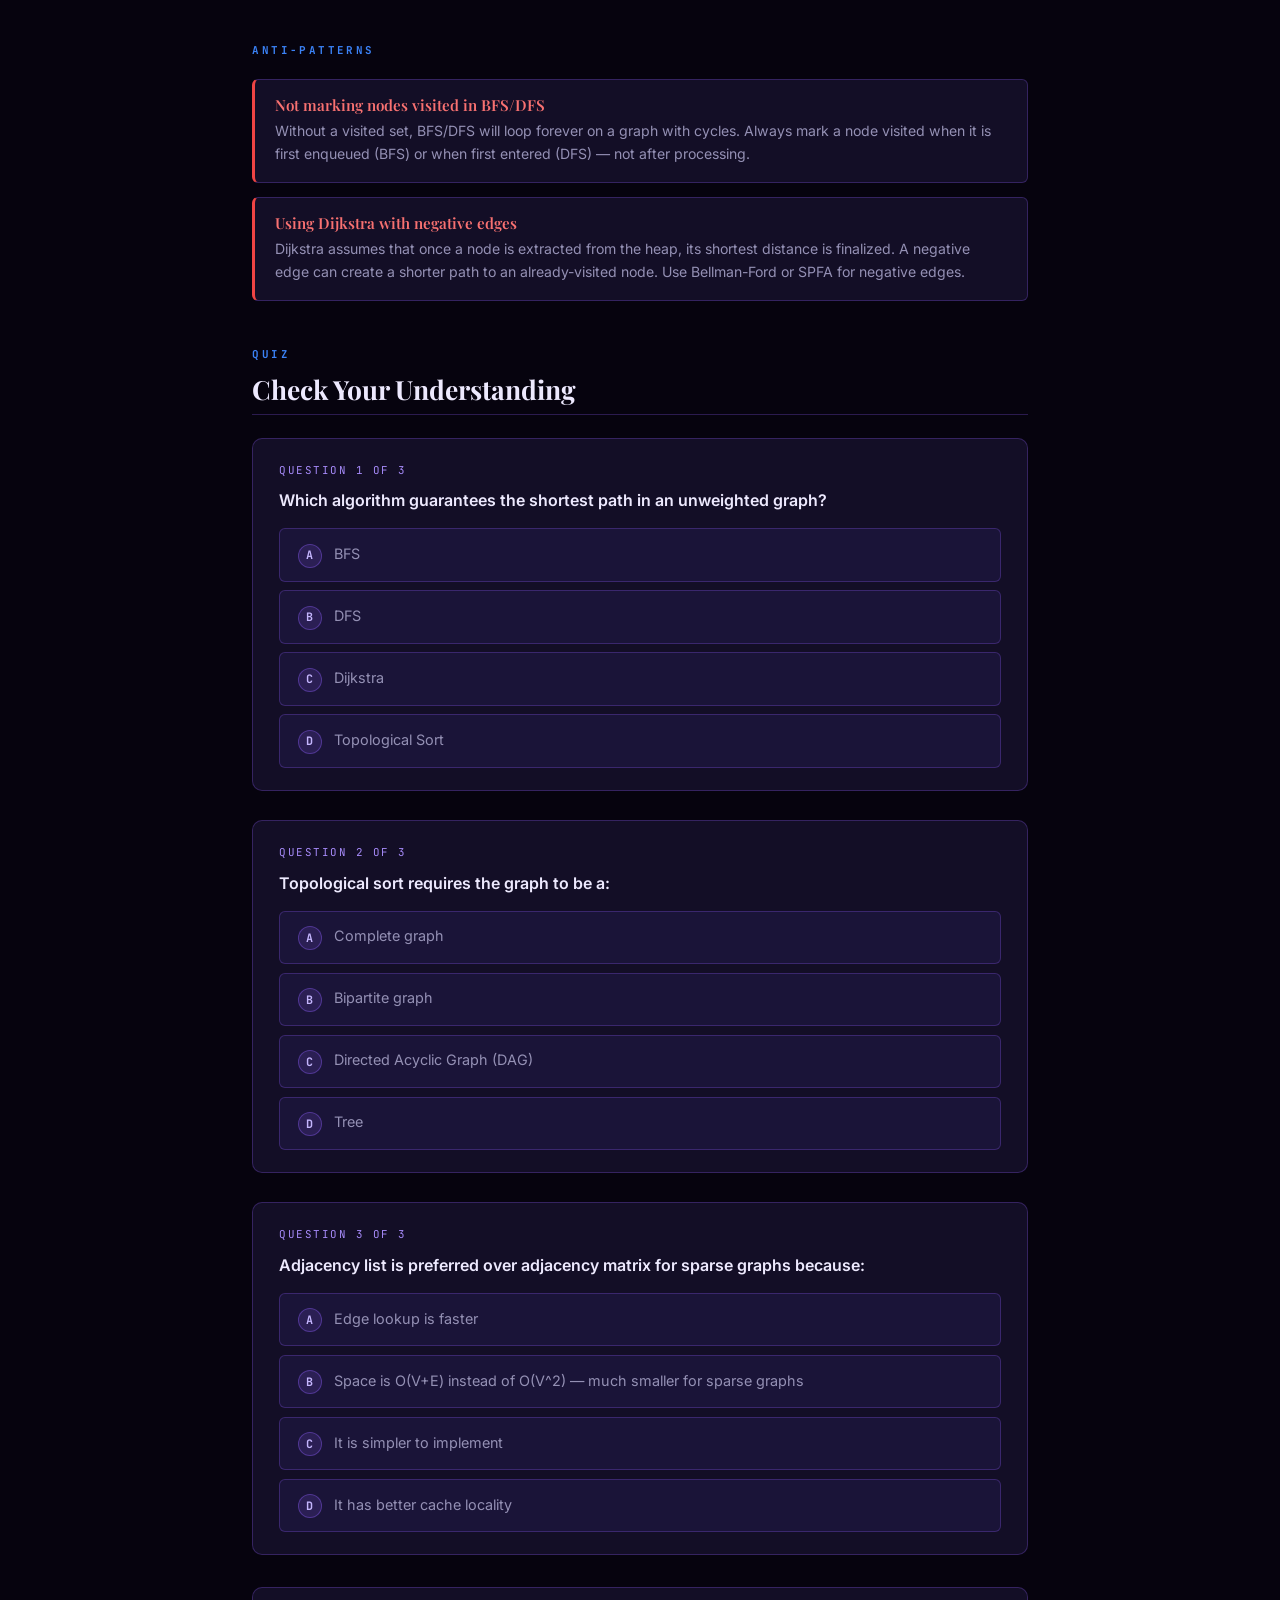
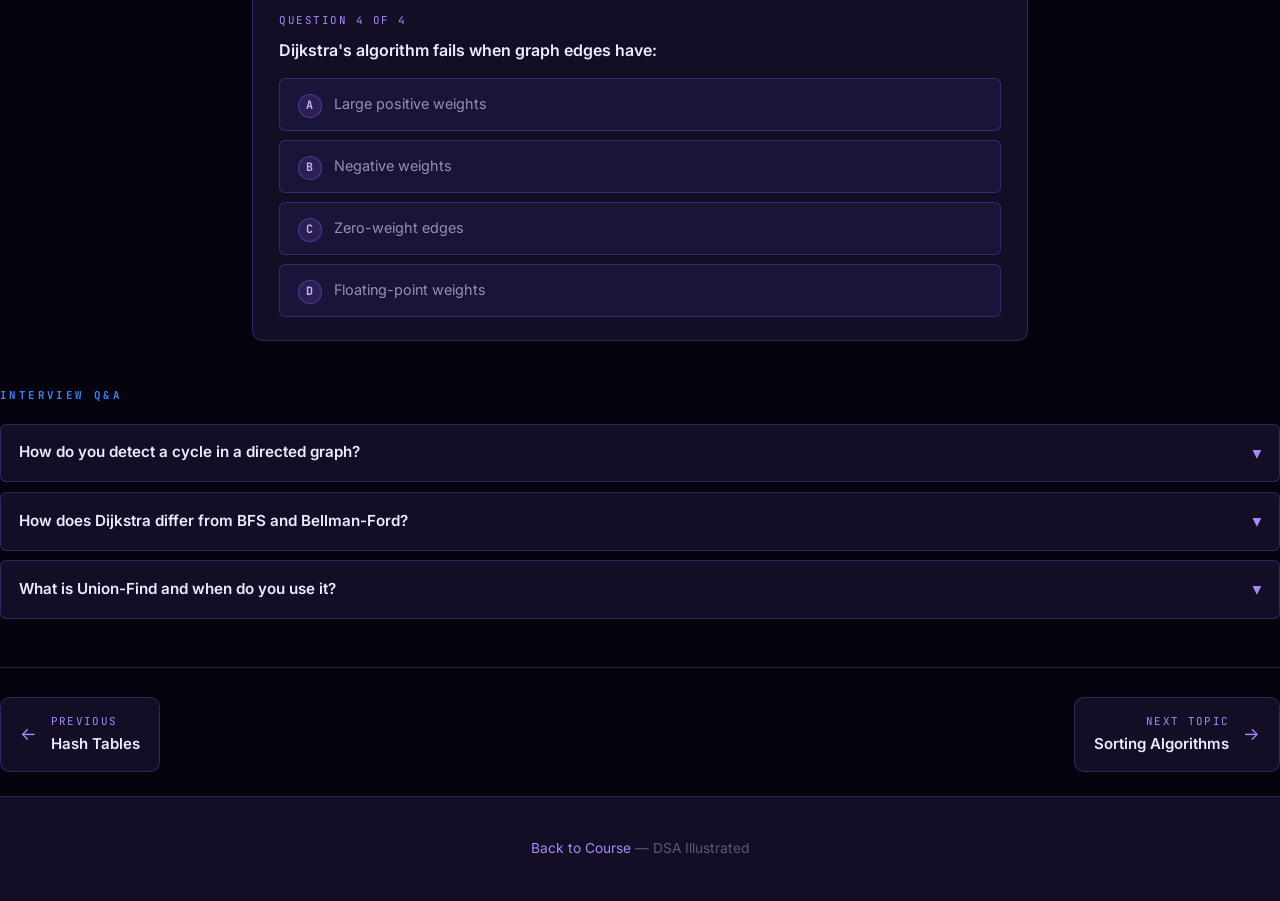
<file: topics/07-graphs.html>
<!DOCTYPE html>
<html lang="en">
<head>
  <meta charset="UTF-8"><meta name="viewport" content="width=device-width, initial-scale=1.0">
  <script>try{var t=localStorage.getItem('dsa-theme')||'dark';document.documentElement.setAttribute('data-theme',t)}catch(e){document.documentElement.setAttribute('data-theme','dark')}</script>
  <title>Graphs — DSA Illustrated</title>
  <link rel="stylesheet" href="../css/style.css">
  <style>:root{--topic-color:#3B82F6}</style>
</head>
<body>
<div class="reading-progress" id="reading-progress"></div>
<nav class="navbar">
  <div class="navbar-inner">
    <a class="navbar-brand" href="../index.html"><span class="brand-icon" style="color:var(--primary-soft)">&#9670;</span>DSA Illustrated</a>
    <div class="navbar-links"><a href="../index.html#topics">All Topics</a></div>
    <div class="navbar-actions"><button class="btn-icon" id="theme-toggle">&#9788;</button></div>
  </div>
</nav>
<div class="container">
  <div class="breadcrumb"><a href="../index.html">Home</a><span class="breadcrumb-sep">›</span><a href="../index.html#topics">Course</a><span class="breadcrumb-sep">›</span><span>Graphs</span></div>
  <div class="topic-header">
    <div class="topic-badge">Topic 07</div>
    <h1><span class="accent">Graphs</span></h1>
    <p class="subtitle">Graphs are the most general structure — trees are a special case. They model networks, dependencies, maps, and social connections. BFS, DFS, and Dijkstra are the three algorithms you must know cold.</p>
    <div class="company-badges"><span class="badge">Google</span><span class="badge">Meta</span><span class="badge">Uber</span><span class="badge">LinkedIn</span><span class="badge">Amazon</span></div>
  </div>
  <div class="at-a-glance reveal">
    <h3>At a Glance</h3>
    <ul>
      <li><strong>BFS</strong> — explores level by level using a queue. Finds shortest path (fewest edges) in unweighted graphs. O(V+E).</li>
      <li><strong>DFS</strong> — explores as deep as possible using a stack (or recursion). Detects cycles, topological sort, connected components. O(V+E).</li>
      <li><strong>Dijkstra</strong> — shortest path in weighted graphs with non-negative edges. Uses a min-heap. O((V+E) log V).</li>
      <li><strong>Topological sort</strong> — linear ordering of vertices such that every directed edge u-v has u before v. Only valid for DAGs. Used in build systems, course scheduling.</li>
    </ul>
  </div>
  <div class="section-label">Core Concepts</div>
  <div class="mini-cards">
    <div class="mini-card"><h4>Adjacency List vs Matrix</h4><p>Adjacency list: O(V+E) space, O(degree) to find neighbors — sparse graphs. Adjacency matrix: O(V^2) space, O(1) edge lookup — dense graphs. Most real graphs are sparse — use adjacency list.</p></div>
    <div class="mini-card"><h4>BFS Shortest Path</h4><p>BFS explores all nodes at distance d before distance d+1. When the target is first visited, the path found is guaranteed to be the shortest (fewest edges). Does not work for weighted edges.</p></div>
    <div class="mini-card"><h4>Dijkstra</h4><p>Greedy: always relax the unvisited node with the smallest known distance. Min-heap tracks the frontier. Cannot handle negative edge weights (use Bellman-Ford instead).</p></div>
    <div class="mini-card"><h4>Union-Find</h4><p>Tracks connected components. Union: merge two components. Find: determine component of a node. With path compression and union by rank: nearly O(1) amortized per operation.</p></div>
  </div>
  <div class="code-block">
    <div class="cb-header"><div class="cb-dots"><div class="cb-dot"></div><div class="cb-dot"></div><div class="cb-dot"></div></div><span class="cb-lang">Python</span></div>
    <pre><span class="kw">from</span> collections <span class="kw">import</span> deque
<span class="kw">import</span> heapq

<span class="cmt"># BFS shortest path — O(V+E)</span>
<span class="kw">def</span> <span class="fn">bfs</span>(graph, start, end):
    queue = deque([[start]])
    visited = {start}
    <span class="kw">while</span> queue:
        path = queue.popleft()
        node = path[-<span class="num">1</span>]
        <span class="kw">if</span> node == end: <span class="kw">return</span> path
        <span class="kw">for</span> nb <span class="kw">in</span> graph[node]:
            <span class="kw">if</span> nb <span class="kw">not in</span> visited:
                visited.add(nb)
                queue.append(path + [nb])
    <span class="kw">return</span> []

<span class="cmt"># Dijkstra — O((V+E) log V)</span>
<span class="kw">def</span> <span class="fn">dijkstra</span>(graph, start):
    dist = {node: <span class="fn">float</span>(<span class="str">'inf'</span>) <span class="kw">for</span> node <span class="kw">in</span> graph}
    dist[start] = <span class="num">0</span>
    heap = [(<span class="num">0</span>, start)]
    <span class="kw">while</span> heap:
        d, u = heapq.heappop(heap)
        <span class="kw">if</span> d > dist[u]: <span class="kw">continue</span>
        <span class="kw">for</span> v, w <span class="kw">in</span> graph[u]:
            <span class="kw">if</span> dist[u] + w < dist[v]:
                dist[v] = dist[u] + w
                heapq.heappush(heap, (dist[v], v))
    <span class="kw">return</span> dist</pre>
  </div>
  <div class="section-label">Interactive Demo</div>
  <h2 class="section-title">Graph Algorithm Visualizer</h2>
  <div class="demo-section">
    <div class="demo-header"><h3>8-node weighted undirected graph</h3></div>
    <div id="demo-graph"><div class="demo-canvas-wrap"></div></div>
    <div class="demo-hint">Press BFS, DFS, or Dijkstra to set the algorithm, then Play to animate from node A. Queue/stack shown below the graph. Distance table updates live for Dijkstra.</div>
  </div>
  <div class="section-label">Complexity</div>
  <div class="table-wrap">
    <table class="compare-table">
      <thead><tr><th>Algorithm</th><th>Time</th><th>Space</th><th>Shortest path?</th></tr></thead>
      <tbody>
        <tr><td>BFS</td><td>O(V+E)</td><td>O(V)</td><td>Yes (unweighted)</td></tr>
        <tr><td>DFS</td><td>O(V+E)</td><td>O(V)</td><td>No</td></tr>
        <tr><td>Dijkstra (heap)</td><td>O((V+E) log V)</td><td>O(V)</td><td>Yes (non-negative weights)</td></tr>
        <tr><td>Bellman-Ford</td><td>O(VE)</td><td>O(V)</td><td>Yes (negative weights)</td></tr>
        <tr><td>Floyd-Warshall</td><td>O(V^3)</td><td>O(V^2)</td><td>All pairs</td></tr>
      </tbody>
    </table>
  </div>
  <div class="section-label">Anti-patterns</div>
  <div class="antipatterns">
    <div class="antipattern"><h4>Not marking nodes visited in BFS/DFS</h4><p>Without a visited set, BFS/DFS will loop forever on a graph with cycles. Always mark a node visited when it is first enqueued (BFS) or when first entered (DFS) — not after processing.</p></div>
    <div class="antipattern"><h4>Using Dijkstra with negative edges</h4><p>Dijkstra assumes that once a node is extracted from the heap, its shortest distance is finalized. A negative edge can create a shorter path to an already-visited node. Use Bellman-Ford or SPFA for negative edges.</p></div>
  </div>
  <div class="section-label">Quiz</div>
  <h2 class="section-title">Check Your Understanding</h2>
  <div class="quiz-section">
    <div class="quiz-question">
      <div class="quiz-q-num">Question 1 of 3</div>
      <div class="quiz-q-text">Which algorithm guarantees the shortest path in an unweighted graph?</div>
      <div class="quiz-options">
        <div class="quiz-option" data-correct="true" data-explanation="BFS explores nodes level by level (by hop count). The first time a node is reached, the path length is minimal."><span class="opt-letter">A</span>BFS</div>
        <div class="quiz-option" data-correct="false" data-explanation="DFS explores deep paths first and does not guarantee shortest paths."><span class="opt-letter">B</span>DFS</div>
        <div class="quiz-option" data-correct="false" data-explanation="Dijkstra is for weighted graphs; it reduces to BFS when all weights are 1."><span class="opt-letter">C</span>Dijkstra</div>
        <div class="quiz-option" data-correct="false" data-explanation="Topological sort orders vertices — it is not a shortest path algorithm."><span class="opt-letter">D</span>Topological Sort</div>
      </div>
      <div class="quiz-feedback"></div>
    </div>
    <div class="quiz-question">
      <div class="quiz-q-num">Question 2 of 3</div>
      <div class="quiz-q-text">Topological sort requires the graph to be a:</div>
      <div class="quiz-options">
        <div class="quiz-option" data-correct="false" data-explanation="Complete graphs have all edges and can have cycles."><span class="opt-letter">A</span>Complete graph</div>
        <div class="quiz-option" data-correct="false" data-explanation="Bipartite graphs are about vertex coloring, not ordering."><span class="opt-letter">B</span>Bipartite graph</div>
        <div class="quiz-option" data-correct="true" data-explanation="Topological ordering only exists for Directed Acyclic Graphs (DAGs). A cycle means there is no valid linear ordering."><span class="opt-letter">C</span>Directed Acyclic Graph (DAG)</div>
        <div class="quiz-option" data-correct="false" data-explanation="Trees are DAGs, but topological sort applies to any DAG, not just trees."><span class="opt-letter">D</span>Tree</div>
      </div>
      <div class="quiz-feedback"></div>
    </div>
    <div class="quiz-question">
      <div class="quiz-q-num">Question 3 of 3</div>
      <div class="quiz-q-text">Adjacency list is preferred over adjacency matrix for sparse graphs because:</div>
      <div class="quiz-options">
        <div class="quiz-option" data-correct="false" data-explanation="Adjacency matrix has O(1) edge lookup — faster than adjacency list."><span class="opt-letter">A</span>Edge lookup is faster</div>
        <div class="quiz-option" data-correct="true" data-explanation="A sparse graph with V vertices and E &lt;&lt; V^2 edges wastes most of the V^2 matrix. Adjacency list uses O(V+E) space — much smaller for sparse graphs."><span class="opt-letter">B</span>Space is O(V+E) instead of O(V^2) — much smaller for sparse graphs</div>
        <div class="quiz-option" data-correct="false" data-explanation="Neither structure is inherently easier to implement."><span class="opt-letter">C</span>It is simpler to implement</div>
        <div class="quiz-option" data-correct="false" data-explanation="Adjacency matrix has better cache locality for dense graphs, not sparse ones."><span class="opt-letter">D</span>It has better cache locality</div>
      </div>
      <div class="quiz-feedback"></div>
    </div>
  </div>
    <div class="quiz-question">
      <div class="quiz-q-num">Question 4 of 4</div>
      <div class="quiz-q-text">Dijkstra's algorithm fails when graph edges have:</div>
      <div class="quiz-options">
        <div class="quiz-option" data-correct="false" data-explanation="Large positive weights are handled correctly by Dijkstra."><span class="opt-letter">A</span>Large positive weights</div>
        <div class="quiz-option" data-correct="true" data-explanation="Dijkstra assumes once a node is visited with shortest distance, it cannot be improved. Negative edges break this invariant — a later path through a negative edge may be shorter. Use Bellman-Ford for negative weights."><span class="opt-letter">B</span>Negative weights</div>
        <div class="quiz-option" data-correct="false" data-explanation="Dijkstra handles weight 0 correctly."><span class="opt-letter">C</span>Zero-weight edges</div>
        <div class="quiz-option" data-correct="false" data-explanation="Float weights are supported — Dijkstra only needs non-negative weights."><span class="opt-letter">D</span>Floating-point weights</div>
      </div>
      <div class="quiz-feedback"></div>
    </div>
  </div>
  <div class="section-label">Interview Q&amp;A</div>
  <div class="qa-section">
    <div class="qa-item"><button class="qa-q">How do you detect a cycle in a directed graph?<span class="qa-chevron">&#9662;</span></button><div class="qa-a"><div class="qa-a-inner">DFS with three states per node: unvisited (white), in-current-path (gray), fully-done (black). If you reach a gray node during DFS, you found a back edge — a cycle exists. Alternatively, topological sort (Kahn's algorithm): if not all nodes are in the topological order, there is a cycle.</div></div></div>
    <div class="qa-item"><button class="qa-q">How does Dijkstra differ from BFS and Bellman-Ford?<span class="qa-chevron">&#9662;</span></button><div class="qa-a"><div class="qa-a-inner"><strong>BFS:</strong> unit-weight edges, queue, O(V+E). <strong>Dijkstra:</strong> non-negative weights, min-heap, O((V+E) log V). <strong>Bellman-Ford:</strong> any weights including negative, relaxes all edges V-1 times, O(VE). Also detects negative cycles. Dijkstra is faster but restricted to non-negative weights. Bellman-Ford is slower but handles negative edges. BFS is fastest but only for unweighted graphs.</div></div></div>
    <div class="qa-item"><button class="qa-q">What is Union-Find and when do you use it?<span class="qa-chevron">&#9662;</span></button><div class="qa-a"><div class="qa-a-inner">Union-Find (Disjoint Set Union) tracks connected components. Find(x): returns the root of x's component. Union(x,y): merges x and y's components. With path compression (flatten tree on find) and union by rank (attach smaller tree under larger): near-O(1) amortized per operation (inverse Ackermann). Use cases: Kruskal's MST, detecting cycles in undirected graphs, number of connected components, network connectivity queries.</div></div></div>
  </div>
  <div class="topic-nav">
    <a href="06-hash-tables.html" class="topic-nav-link"><div class="topic-nav-arrow">&#8592;</div><div><div class="topic-nav-label">Previous</div><div class="topic-nav-title">Hash Tables</div></div></a>
    <a href="08-sorting.html" class="topic-nav-link next"><div class="topic-nav-arrow">&#8594;</div><div><div class="topic-nav-label">Next Topic</div><div class="topic-nav-title">Sorting Algorithms</div></div></a>
  </div>
</div>
<footer class="site-footer" style="margin-top:0"><p class="footer-sub"><a href="../index.html" style="color:var(--primary-soft)">Back to Course</a> &mdash; DSA Illustrated</p></footer>
<script src="../js/main.js"></script><script src="../js/demos.js"></script>
</body></html>
</file>
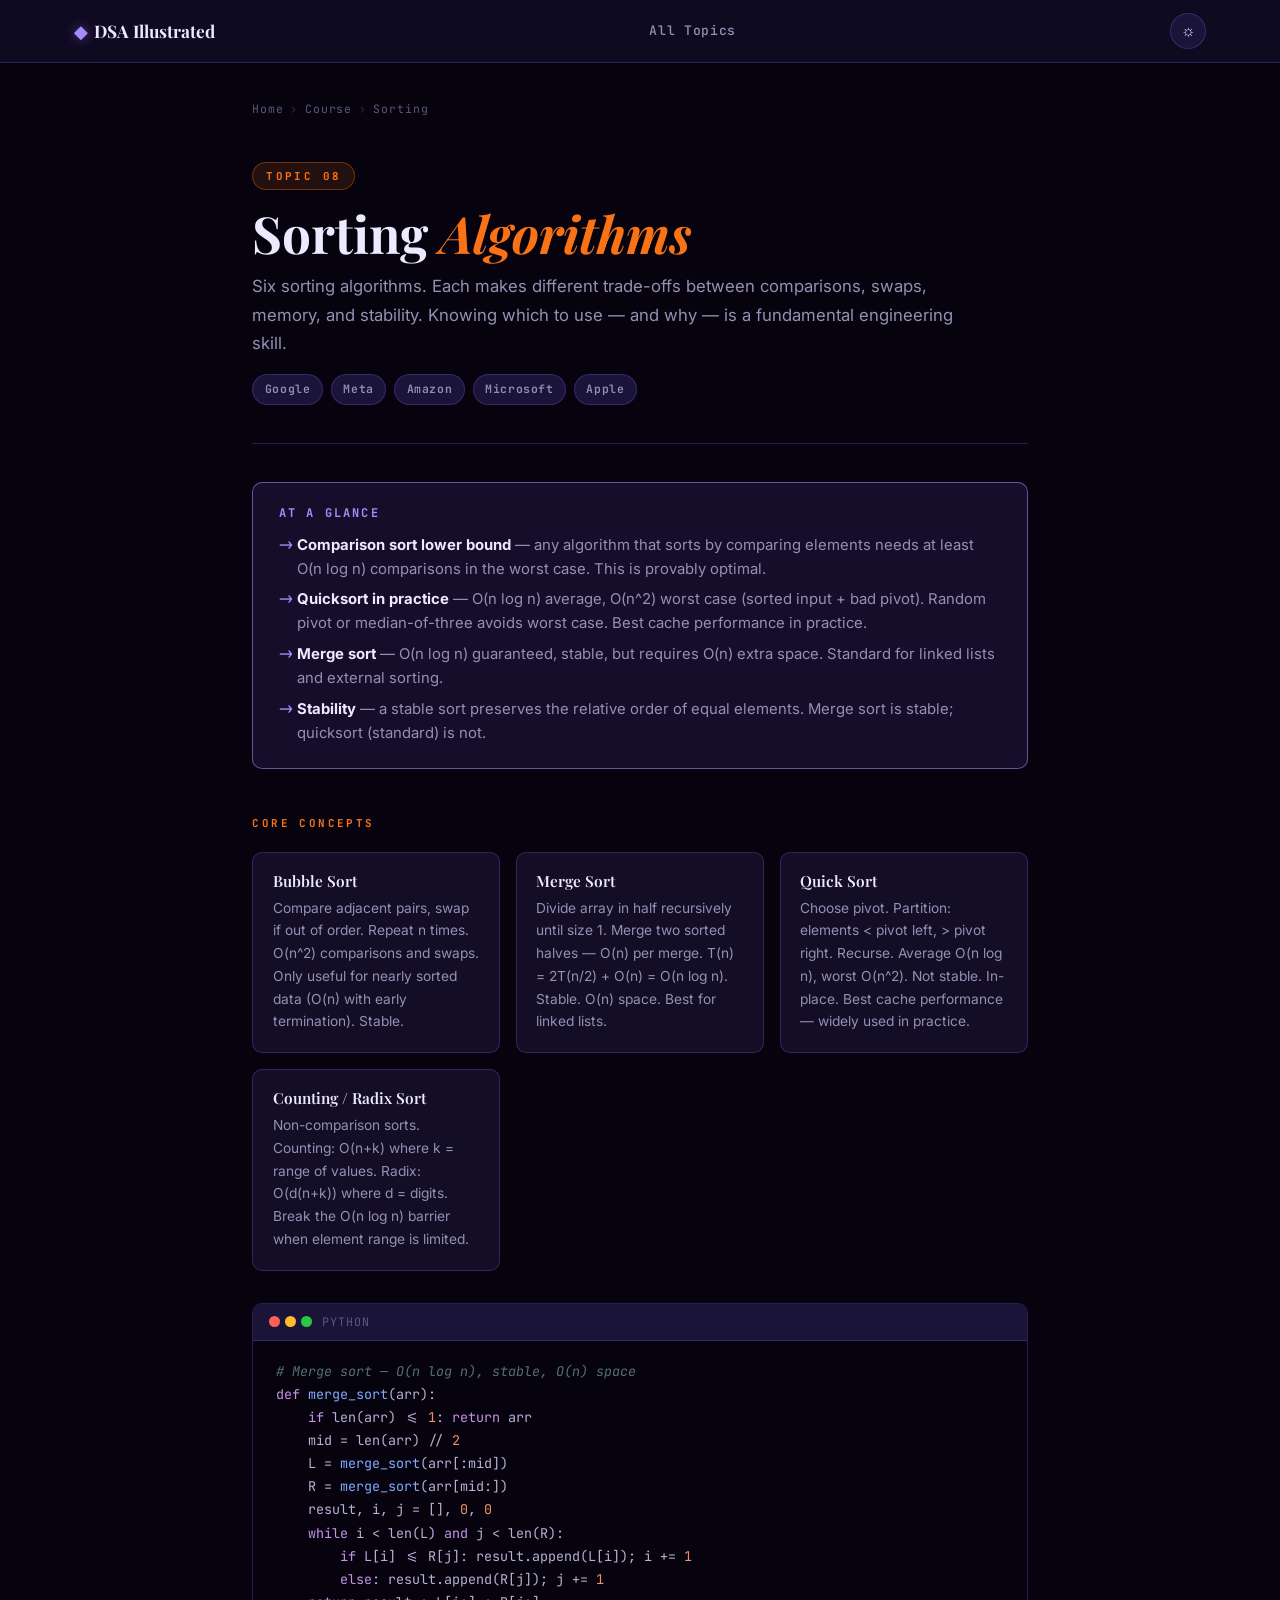
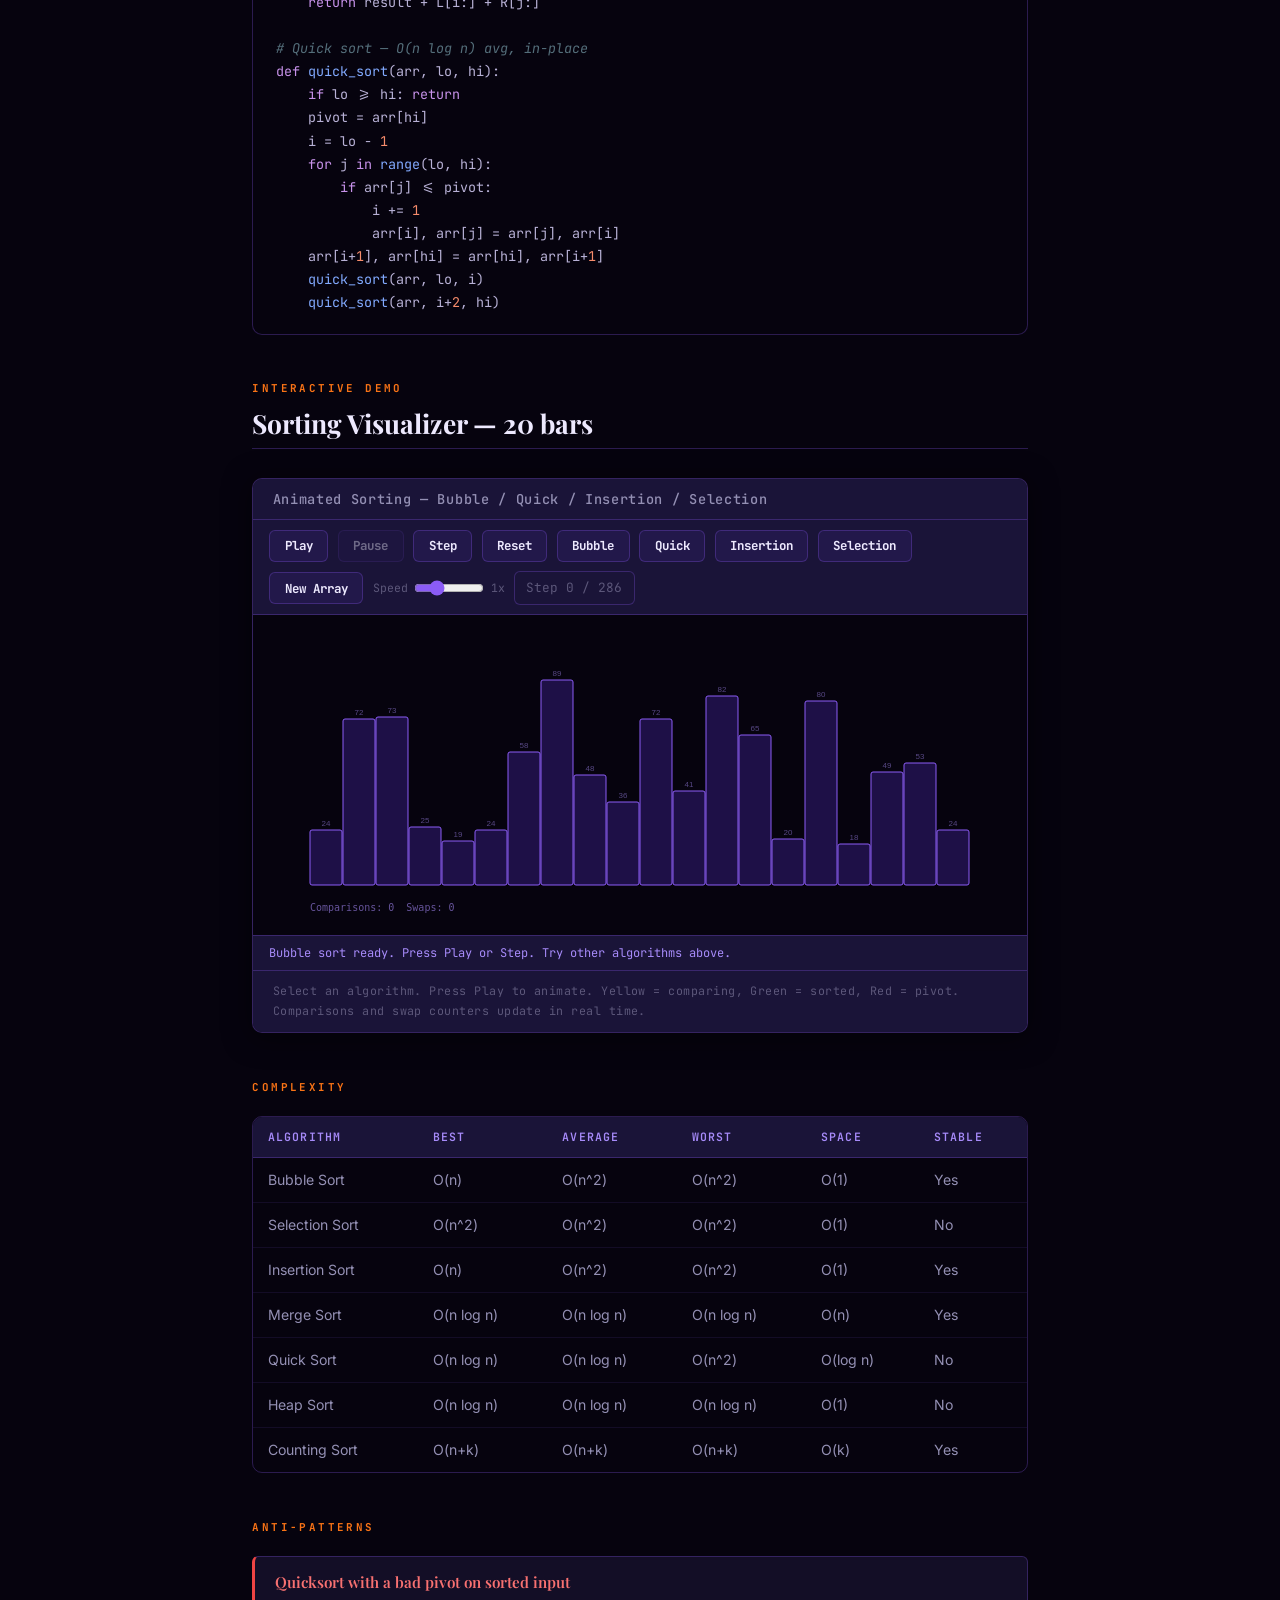
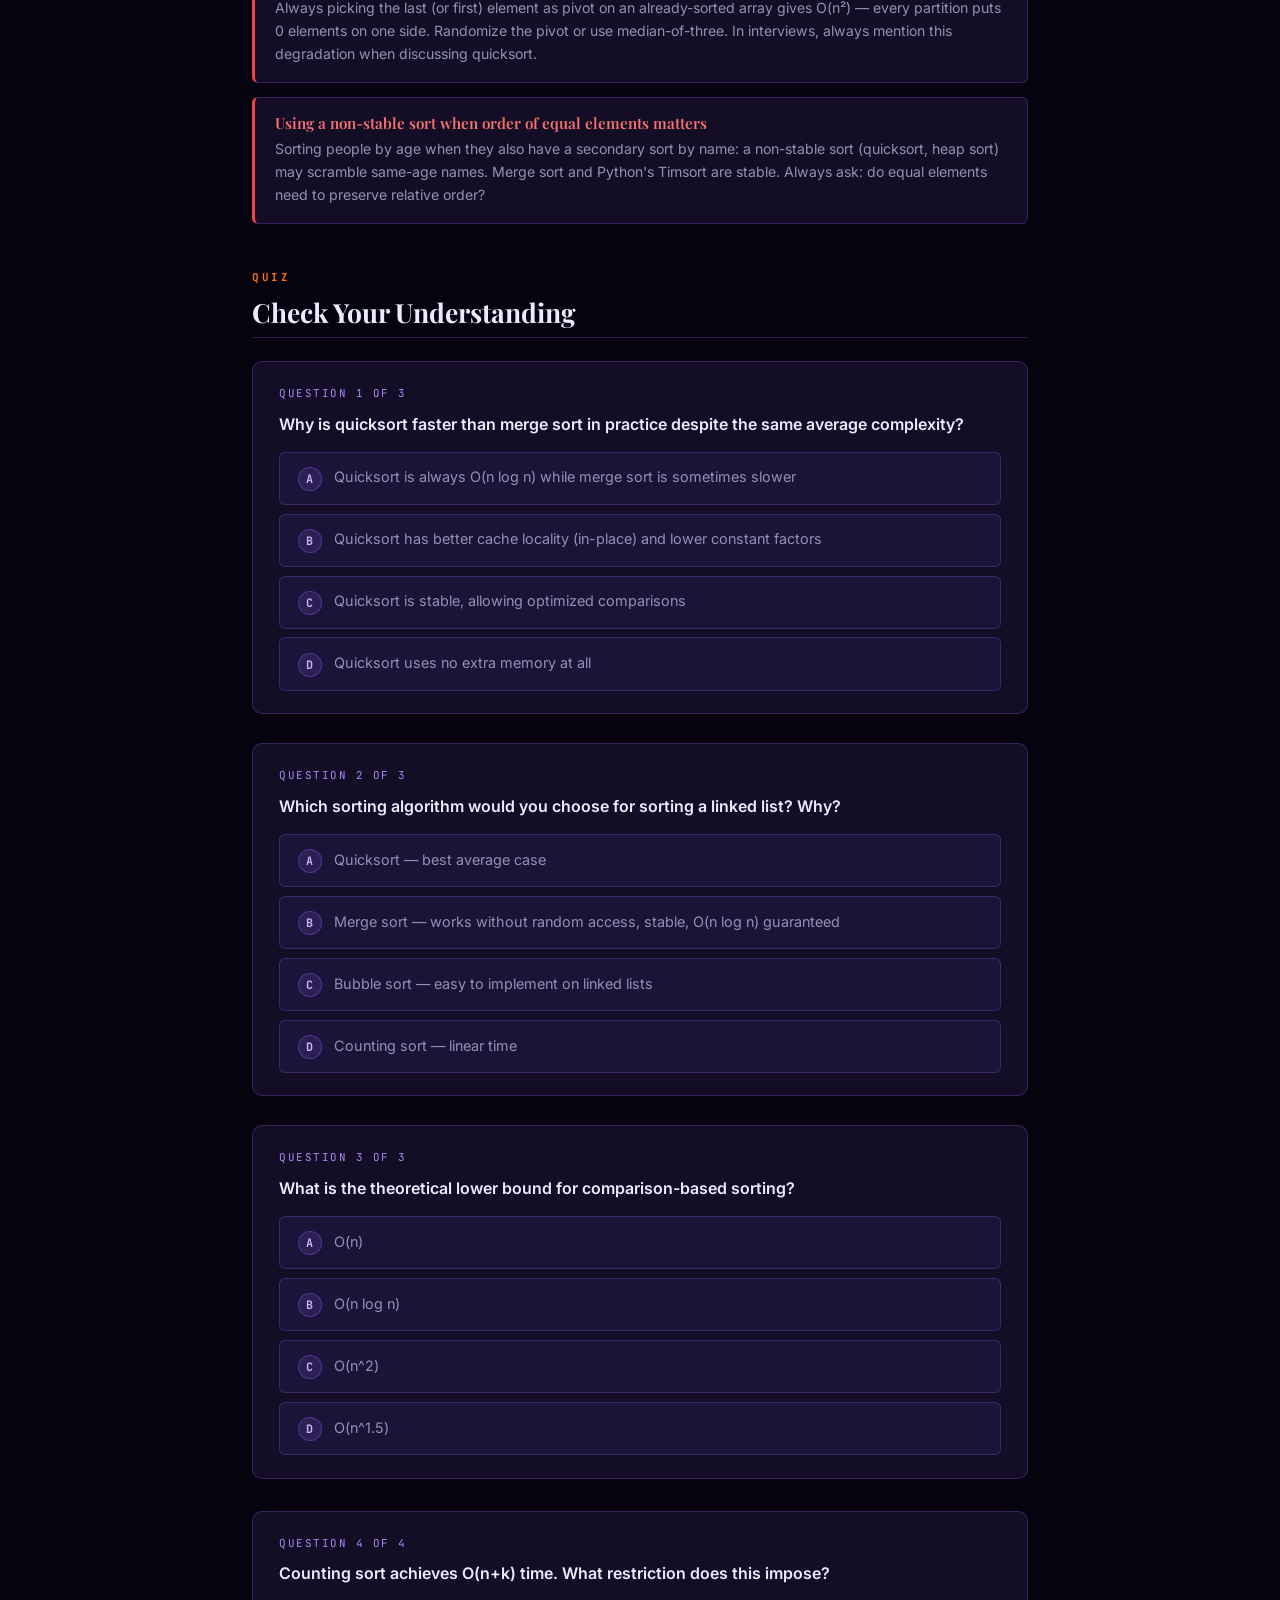
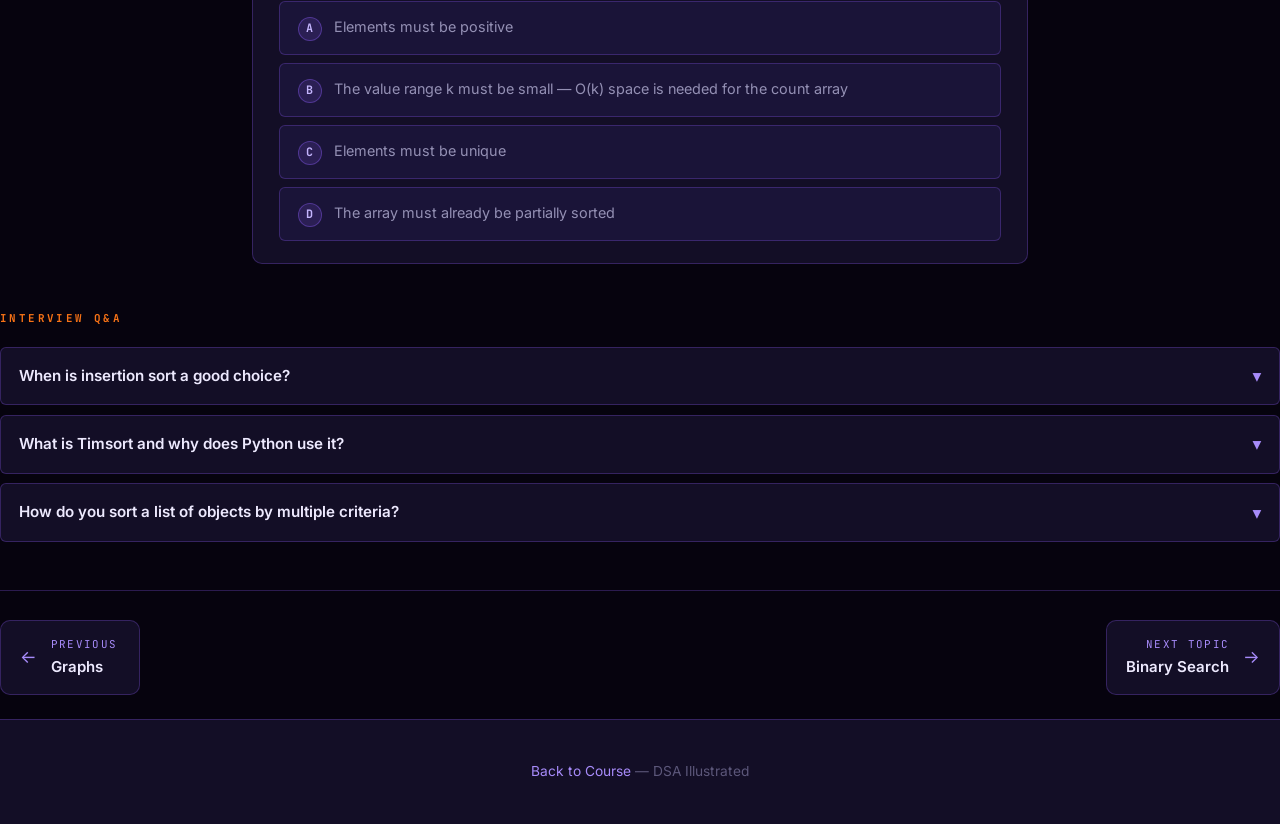
<file: topics/08-sorting.html>
<!DOCTYPE html>
<html lang="en">
<head>
  <meta charset="UTF-8"><meta name="viewport" content="width=device-width, initial-scale=1.0">
  <script>try{var t=localStorage.getItem('dsa-theme')||'dark';document.documentElement.setAttribute('data-theme',t)}catch(e){document.documentElement.setAttribute('data-theme','dark')}</script>
  <title>Sorting Algorithms — DSA Illustrated</title>
  <link rel="stylesheet" href="../css/style.css">
  <style>:root{--topic-color:#F97316}</style>
</head>
<body>
<div class="reading-progress" id="reading-progress"></div>
<nav class="navbar">
  <div class="navbar-inner">
    <a class="navbar-brand" href="../index.html"><span class="brand-icon" style="color:var(--primary-soft)">&#9670;</span>DSA Illustrated</a>
    <div class="navbar-links"><a href="../index.html#topics">All Topics</a></div>
    <div class="navbar-actions"><button class="btn-icon" id="theme-toggle">&#9788;</button></div>
  </div>
</nav>
<div class="container">
  <div class="breadcrumb"><a href="../index.html">Home</a><span class="breadcrumb-sep">›</span><a href="../index.html#topics">Course</a><span class="breadcrumb-sep">›</span><span>Sorting</span></div>
  <div class="topic-header">
    <div class="topic-badge">Topic 08</div>
    <h1>Sorting <span class="accent">Algorithms</span></h1>
    <p class="subtitle">Six sorting algorithms. Each makes different trade-offs between comparisons, swaps, memory, and stability. Knowing which to use — and why — is a fundamental engineering skill.</p>
    <div class="company-badges"><span class="badge">Google</span><span class="badge">Meta</span><span class="badge">Amazon</span><span class="badge">Microsoft</span><span class="badge">Apple</span></div>
  </div>
  <div class="at-a-glance reveal">
    <h3>At a Glance</h3>
    <ul>
      <li><strong>Comparison sort lower bound</strong> — any algorithm that sorts by comparing elements needs at least O(n log n) comparisons in the worst case. This is provably optimal.</li>
      <li><strong>Quicksort in practice</strong> — O(n log n) average, O(n^2) worst case (sorted input + bad pivot). Random pivot or median-of-three avoids worst case. Best cache performance in practice.</li>
      <li><strong>Merge sort</strong> — O(n log n) guaranteed, stable, but requires O(n) extra space. Standard for linked lists and external sorting.</li>
      <li><strong>Stability</strong> — a stable sort preserves the relative order of equal elements. Merge sort is stable; quicksort (standard) is not.</li>
    </ul>
  </div>
  <div class="section-label">Core Concepts</div>
  <div class="mini-cards">
    <div class="mini-card"><h4>Bubble Sort</h4><p>Compare adjacent pairs, swap if out of order. Repeat n times. O(n^2) comparisons and swaps. Only useful for nearly sorted data (O(n) with early termination). Stable.</p></div>
    <div class="mini-card"><h4>Merge Sort</h4><p>Divide array in half recursively until size 1. Merge two sorted halves — O(n) per merge. T(n) = 2T(n/2) + O(n) = O(n log n). Stable. O(n) space. Best for linked lists.</p></div>
    <div class="mini-card"><h4>Quick Sort</h4><p>Choose pivot. Partition: elements &lt; pivot left, &gt; pivot right. Recurse. Average O(n log n), worst O(n^2). Not stable. In-place. Best cache performance — widely used in practice.</p></div>
    <div class="mini-card"><h4>Counting / Radix Sort</h4><p>Non-comparison sorts. Counting: O(n+k) where k = range of values. Radix: O(d(n+k)) where d = digits. Break the O(n log n) barrier when element range is limited.</p></div>
  </div>
  <div class="code-block">
    <div class="cb-header"><div class="cb-dots"><div class="cb-dot"></div><div class="cb-dot"></div><div class="cb-dot"></div></div><span class="cb-lang">Python</span></div>
    <pre><span class="cmt"># Merge sort — O(n log n), stable, O(n) space</span>
<span class="kw">def</span> <span class="fn">merge_sort</span>(arr):
    <span class="kw">if</span> len(arr) <= <span class="num">1</span>: <span class="kw">return</span> arr
    mid = len(arr) // <span class="num">2</span>
    L = <span class="fn">merge_sort</span>(arr[:mid])
    R = <span class="fn">merge_sort</span>(arr[mid:])
    result, i, j = [], <span class="num">0</span>, <span class="num">0</span>
    <span class="kw">while</span> i < len(L) <span class="kw">and</span> j < len(R):
        <span class="kw">if</span> L[i] <= R[j]: result.append(L[i]); i += <span class="num">1</span>
        <span class="kw">else</span>: result.append(R[j]); j += <span class="num">1</span>
    <span class="kw">return</span> result + L[i:] + R[j:]

<span class="cmt"># Quick sort — O(n log n) avg, in-place</span>
<span class="kw">def</span> <span class="fn">quick_sort</span>(arr, lo, hi):
    <span class="kw">if</span> lo >= hi: <span class="kw">return</span>
    pivot = arr[hi]
    i = lo - <span class="num">1</span>
    <span class="kw">for</span> j <span class="kw">in</span> <span class="fn">range</span>(lo, hi):
        <span class="kw">if</span> arr[j] <= pivot:
            i += <span class="num">1</span>
            arr[i], arr[j] = arr[j], arr[i]
    arr[i+<span class="num">1</span>], arr[hi] = arr[hi], arr[i+<span class="num">1</span>]
    <span class="fn">quick_sort</span>(arr, lo, i)
    <span class="fn">quick_sort</span>(arr, i+<span class="num">2</span>, hi)</pre>
  </div>
  <div class="section-label">Interactive Demo</div>
  <h2 class="section-title">Sorting Visualizer — 20 bars</h2>
  <div class="demo-section">
    <div class="demo-header"><h3>Animated Sorting — Bubble / Quick / Insertion / Selection</h3></div>
    <div id="demo-sort"><div class="demo-canvas-wrap"></div></div>
    <div class="demo-hint">Select an algorithm. Press Play to animate. Yellow = comparing, Green = sorted, Red = pivot. Comparisons and swap counters update in real time.</div>
  </div>
  <div class="section-label">Complexity</div>
  <div class="table-wrap">
    <table class="compare-table">
      <thead><tr><th>Algorithm</th><th>Best</th><th>Average</th><th>Worst</th><th>Space</th><th>Stable</th></tr></thead>
      <tbody>
        <tr><td>Bubble Sort</td><td>O(n)</td><td>O(n^2)</td><td>O(n^2)</td><td>O(1)</td><td>Yes</td></tr>
        <tr><td>Selection Sort</td><td>O(n^2)</td><td>O(n^2)</td><td>O(n^2)</td><td>O(1)</td><td>No</td></tr>
        <tr><td>Insertion Sort</td><td>O(n)</td><td>O(n^2)</td><td>O(n^2)</td><td>O(1)</td><td>Yes</td></tr>
        <tr><td>Merge Sort</td><td>O(n log n)</td><td>O(n log n)</td><td>O(n log n)</td><td>O(n)</td><td>Yes</td></tr>
        <tr><td>Quick Sort</td><td>O(n log n)</td><td>O(n log n)</td><td>O(n^2)</td><td>O(log n)</td><td>No</td></tr>
        <tr><td>Heap Sort</td><td>O(n log n)</td><td>O(n log n)</td><td>O(n log n)</td><td>O(1)</td><td>No</td></tr>
        <tr><td>Counting Sort</td><td>O(n+k)</td><td>O(n+k)</td><td>O(n+k)</td><td>O(k)</td><td>Yes</td></tr>
      </tbody>
    </table>
  </div>
  <div class="section-label">Anti-patterns</div>
  <div class="antipatterns">
    <div class="antipattern"><h4>Quicksort with a bad pivot on sorted input</h4><p>Always picking the last (or first) element as pivot on an already-sorted array gives O(n²) — every partition puts 0 elements on one side. Randomize the pivot or use median-of-three. In interviews, always mention this degradation when discussing quicksort.</p></div>
    <div class="antipattern"><h4>Using a non-stable sort when order of equal elements matters</h4><p>Sorting people by age when they also have a secondary sort by name: a non-stable sort (quicksort, heap sort) may scramble same-age names. Merge sort and Python's Timsort are stable. Always ask: do equal elements need to preserve relative order?</p></div>
  </div>
  <div class="section-label">Quiz</div>
  <h2 class="section-title">Check Your Understanding</h2>
  <div class="quiz-section">
    <div class="quiz-question">
      <div class="quiz-q-num">Question 1 of 3</div>
      <div class="quiz-q-text">Why is quicksort faster than merge sort in practice despite the same average complexity?</div>
      <div class="quiz-options">
        <div class="quiz-option" data-correct="false" data-explanation="Quicksort is not always O(n log n) — it degrades to O(n^2) on sorted input with a bad pivot."><span class="opt-letter">A</span>Quicksort is always O(n log n) while merge sort is sometimes slower</div>
        <div class="quiz-option" data-correct="true" data-explanation="Quicksort operates in-place — better cache locality. Merge sort allocates O(n) extra space and accesses memory less sequentially. The constant factors matter in practice."><span class="opt-letter">B</span>Quicksort has better cache locality (in-place) and lower constant factors</div>
        <div class="quiz-option" data-correct="false" data-explanation="Merge sort is stable; quicksort is not."><span class="opt-letter">C</span>Quicksort is stable, allowing optimized comparisons</div>
        <div class="quiz-option" data-correct="false" data-explanation="Quicksort uses O(log n) stack space in the average case."><span class="opt-letter">D</span>Quicksort uses no extra memory at all</div>
      </div>
      <div class="quiz-feedback"></div>
    </div>
    <div class="quiz-question">
      <div class="quiz-q-num">Question 2 of 3</div>
      <div class="quiz-q-text">Which sorting algorithm would you choose for sorting a linked list? Why?</div>
      <div class="quiz-options">
        <div class="quiz-option" data-correct="false" data-explanation="Quicksort on a linked list has poor performance — random access to find pivots requires O(n)."><span class="opt-letter">A</span>Quicksort — best average case</div>
        <div class="quiz-option" data-correct="true" data-explanation="Merge sort naturally splits the list at the middle (using slow/fast pointers) and merges in O(n). No random access needed. Stable. O(n log n) guaranteed."><span class="opt-letter">B</span>Merge sort — works without random access, stable, O(n log n) guaranteed</div>
        <div class="quiz-option" data-correct="false" data-explanation="Bubble sort on a linked list is O(n^2) — very slow."><span class="opt-letter">C</span>Bubble sort — easy to implement on linked lists</div>
        <div class="quiz-option" data-correct="false" data-explanation="Counting sort requires array-like indexing."><span class="opt-letter">D</span>Counting sort — linear time</div>
      </div>
      <div class="quiz-feedback"></div>
    </div>
    <div class="quiz-question">
      <div class="quiz-q-num">Question 3 of 3</div>
      <div class="quiz-q-text">What is the theoretical lower bound for comparison-based sorting?</div>
      <div class="quiz-options">
        <div class="quiz-option" data-correct="false" data-explanation="O(n) is achievable only with non-comparison sorts (counting, radix) under specific constraints."><span class="opt-letter">A</span>O(n)</div>
        <div class="quiz-option" data-correct="true" data-explanation="Any comparison-based sort needs at least n! possible orderings to distinguish, requiring at least log2(n!) = O(n log n) comparisons. This is the information-theoretic lower bound."><span class="opt-letter">B</span>O(n log n)</div>
        <div class="quiz-option" data-correct="false" data-explanation="O(n^2) is achievable but not the lower bound — better algorithms exist."><span class="opt-letter">C</span>O(n^2)</div>
        <div class="quiz-option" data-correct="false" data-explanation="O(n^1.5) is not the theoretical lower bound."><span class="opt-letter">D</span>O(n^1.5)</div>
      </div>
      <div class="quiz-feedback"></div>
    </div>
  </div>
    <div class="quiz-question">
      <div class="quiz-q-num">Question 4 of 4</div>
      <div class="quiz-q-text">Counting sort achieves O(n+k) time. What restriction does this impose?</div>
      <div class="quiz-options">
        <div class="quiz-option" data-correct="false" data-explanation="Counting sort requires integers, but they don't need to be positive — they can be negative with an offset."><span class="opt-letter">A</span>Elements must be positive</div>
        <div class="quiz-option" data-correct="true" data-explanation="Counting sort creates a count array of size k (the range of values). If k is huge (e.g., sorting 64-bit integers), the O(k) space and time become impractical. Best when k is small relative to n."><span class="opt-letter">B</span>The value range k must be small — O(k) space is needed for the count array</div>
        <div class="quiz-option" data-correct="false" data-explanation="The array can have duplicates — counting sort handles them naturally."><span class="opt-letter">C</span>Elements must be unique</div>
        <div class="quiz-option" data-correct="false" data-explanation="Counting sort requires integer keys — floats are not directly supported."><span class="opt-letter">D</span>The array must already be partially sorted</div>
      </div>
      <div class="quiz-feedback"></div>
    </div>
  </div>
  <div class="section-label">Interview Q&amp;A</div>
  <div class="qa-section">
    <div class="qa-item"><button class="qa-q">When is insertion sort a good choice?<span class="qa-chevron">&#9662;</span></button><div class="qa-a"><div class="qa-a-inner">Insertion sort excels on small arrays (n &lt; 20) and nearly-sorted arrays. O(n) on sorted input (best case). Low overhead — no recursion, no extra space. Java's Arrays.sort and Python's Timsort use insertion sort for small subarrays within their merge sort implementations. Also useful in online settings where elements arrive one at a time.</div></div></div>
    <div class="qa-item"><button class="qa-q">What is Timsort and why does Python use it?<span class="qa-chevron">&#9662;</span></button><div class="qa-a"><div class="qa-a-inner">Timsort (Tim Peters, 2002) is a hybrid of merge sort and insertion sort. It finds already-sorted "runs" in the input (exploiting natural ordering), sorts small runs with insertion sort, then merges runs. O(n) on nearly sorted data, O(n log n) worst case. Stable. This pattern is extremely common in real-world data — database results, log files, user input. Python's list.sort() and Java's Arrays.sort() for objects use Timsort.</div></div></div>
    <div class="qa-item"><button class="qa-q">How do you sort a list of objects by multiple criteria?<span class="qa-chevron">&#9662;</span></button><div class="qa-a"><div class="qa-a-inner">Use a stable sort with a comparison key that encodes all criteria. Python: <code>sorted(items, key=lambda x: (x.age, x.name))</code> — sort by age first, then by name for ties. Java: <code>Comparator.comparing(Person::getAge).thenComparing(Person::getName)</code>. A stable sort preserves the original order for equal elements, so you can also sort multiple times (sort by secondary key first, then primary). The stability ensures ties from the primary sort retain the secondary ordering.</div></div></div>
  </div>
  <div class="topic-nav">
    <a href="07-graphs.html" class="topic-nav-link"><div class="topic-nav-arrow">&#8592;</div><div><div class="topic-nav-label">Previous</div><div class="topic-nav-title">Graphs</div></div></a>
    <a href="09-binary-search.html" class="topic-nav-link next"><div class="topic-nav-arrow">&#8594;</div><div><div class="topic-nav-label">Next Topic</div><div class="topic-nav-title">Binary Search</div></div></a>
  </div>
</div>
<footer class="site-footer" style="margin-top:0"><p class="footer-sub"><a href="../index.html" style="color:var(--primary-soft)">Back to Course</a> &mdash; DSA Illustrated</p></footer>
<script src="../js/main.js"></script><script src="../js/demos.js"></script>
</body></html>
</file>
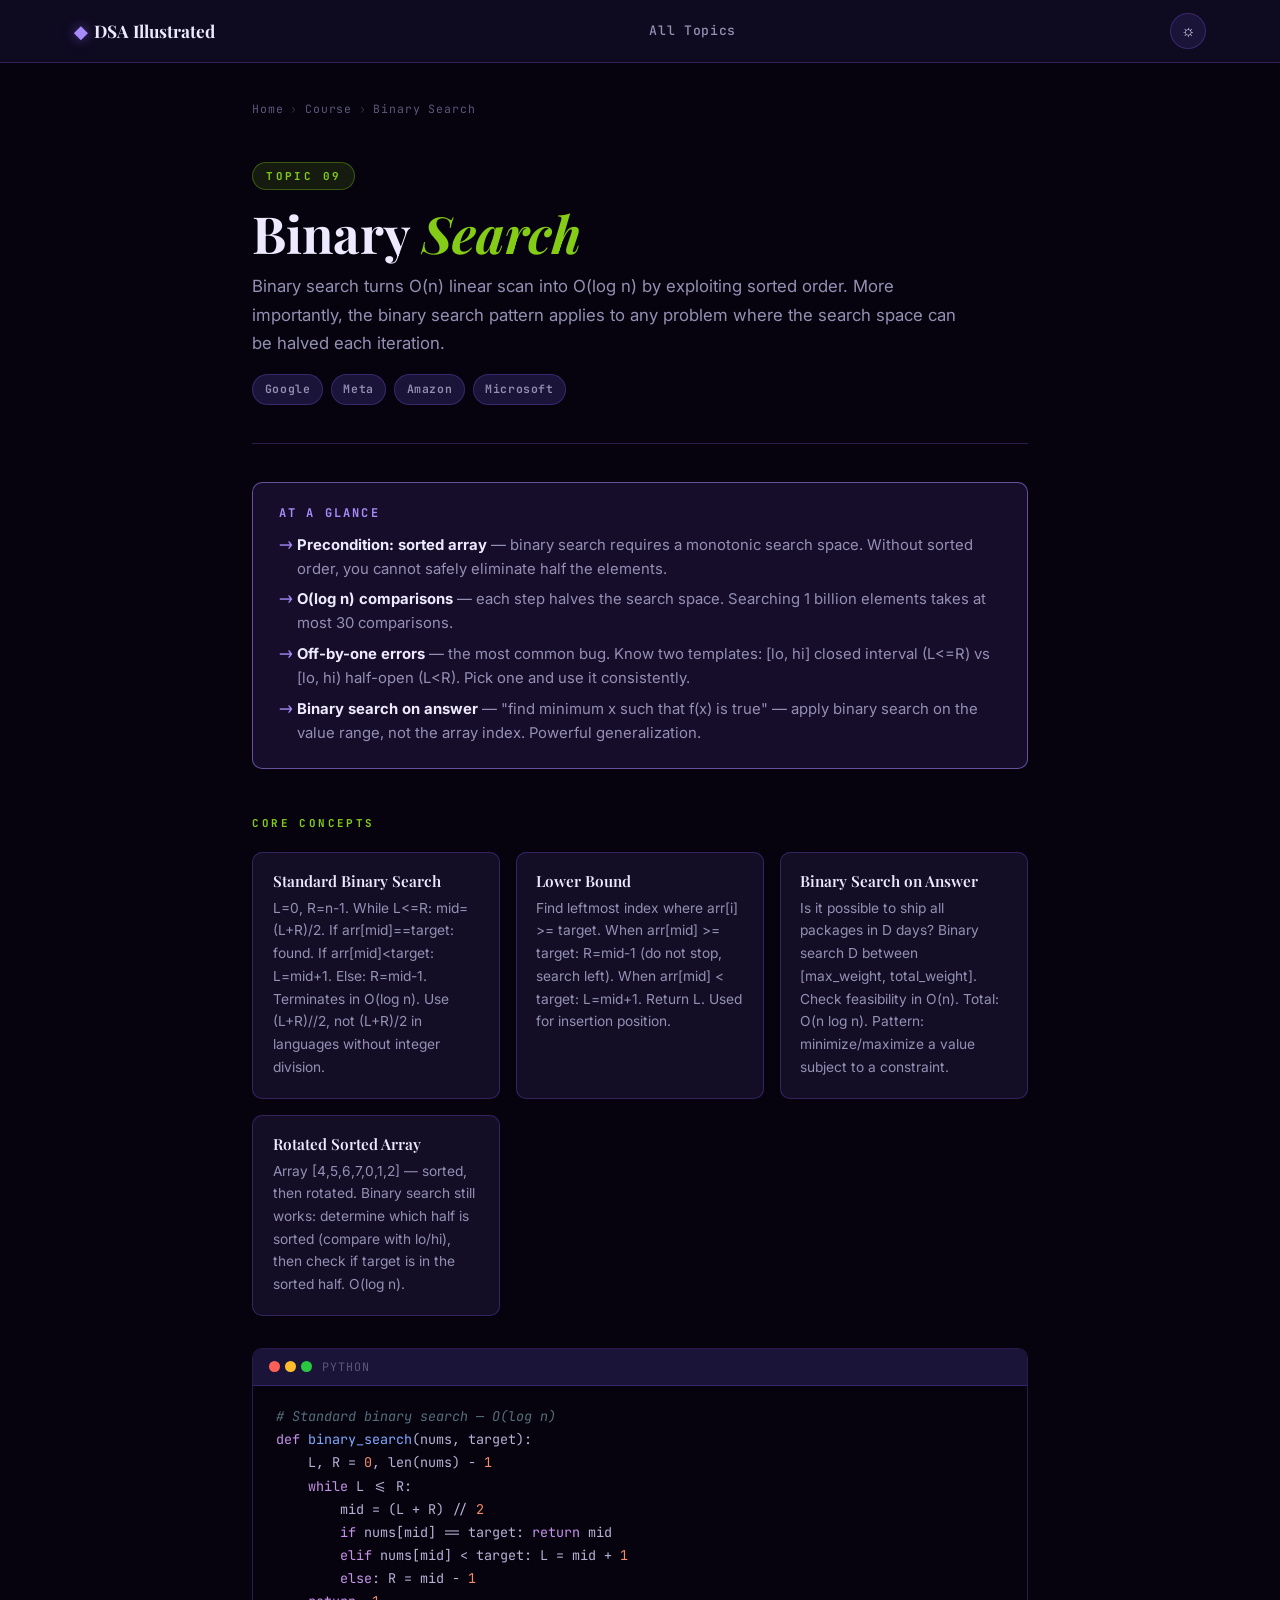
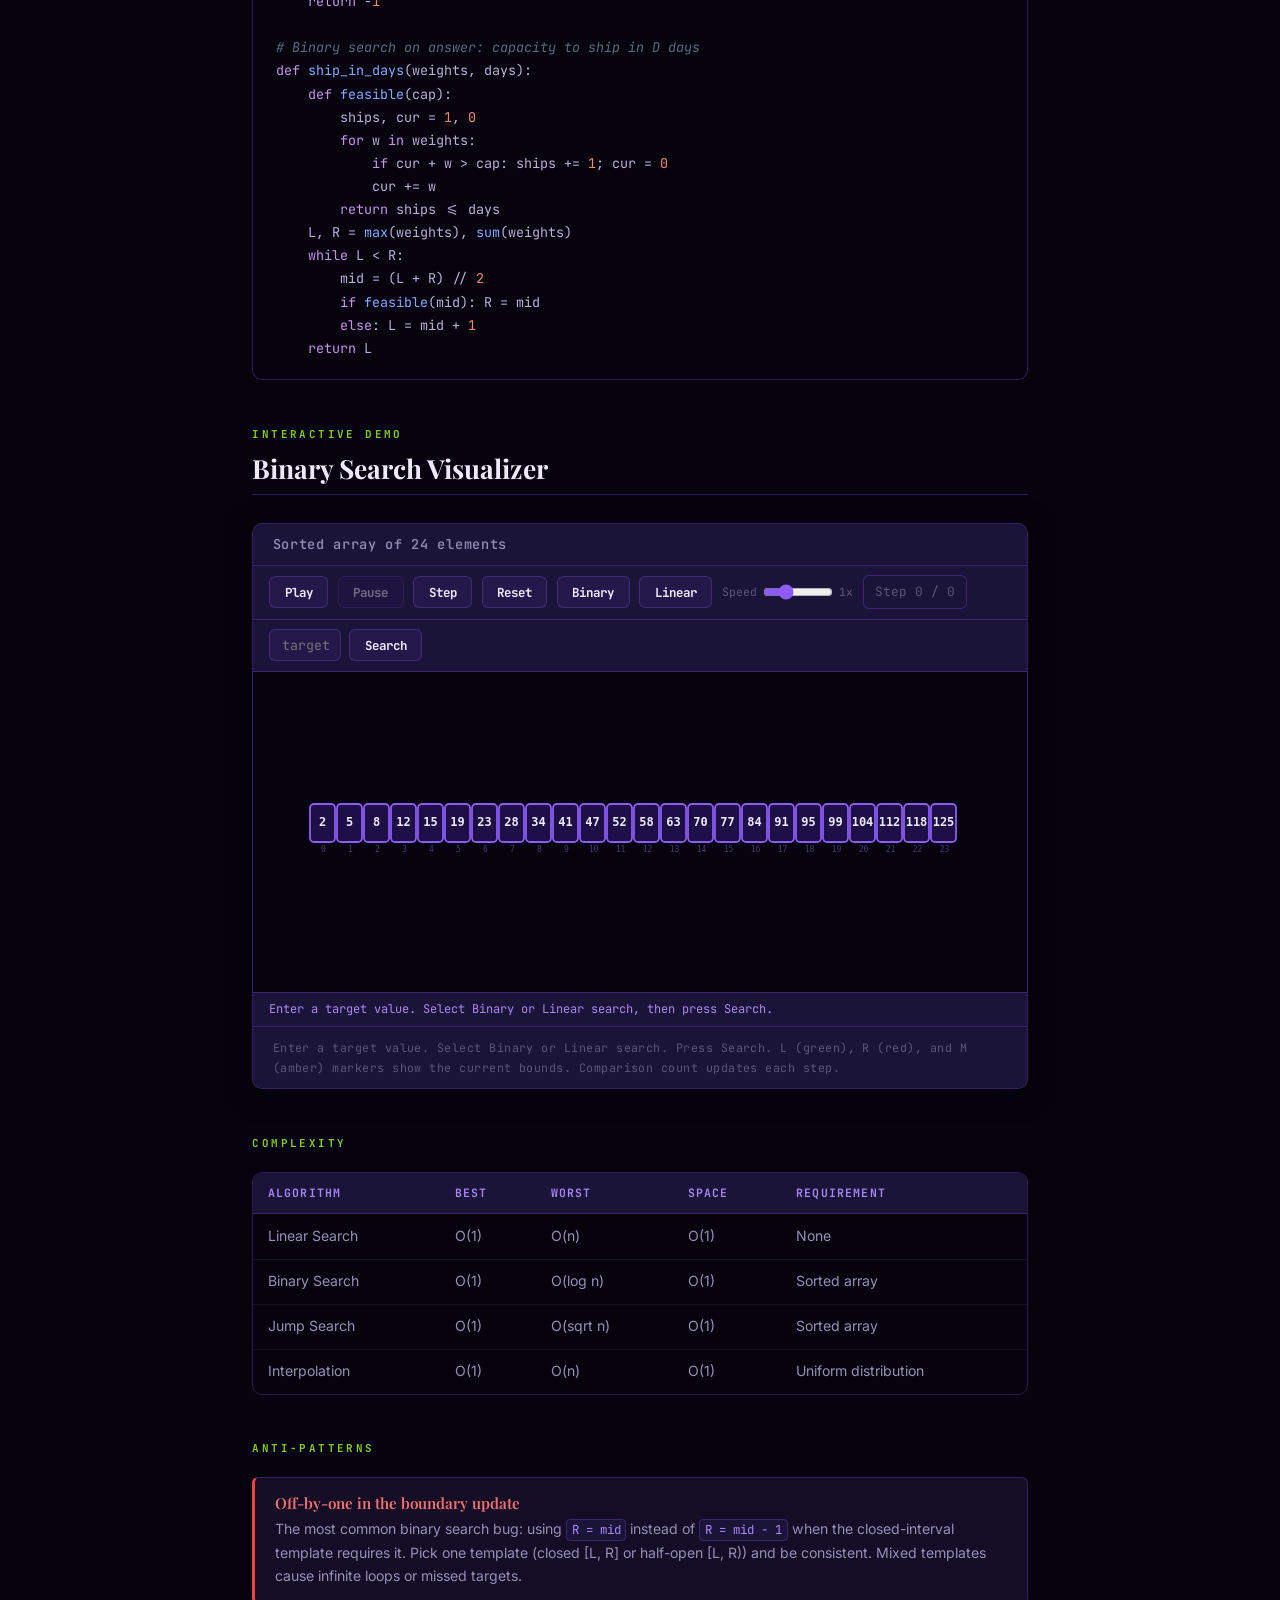
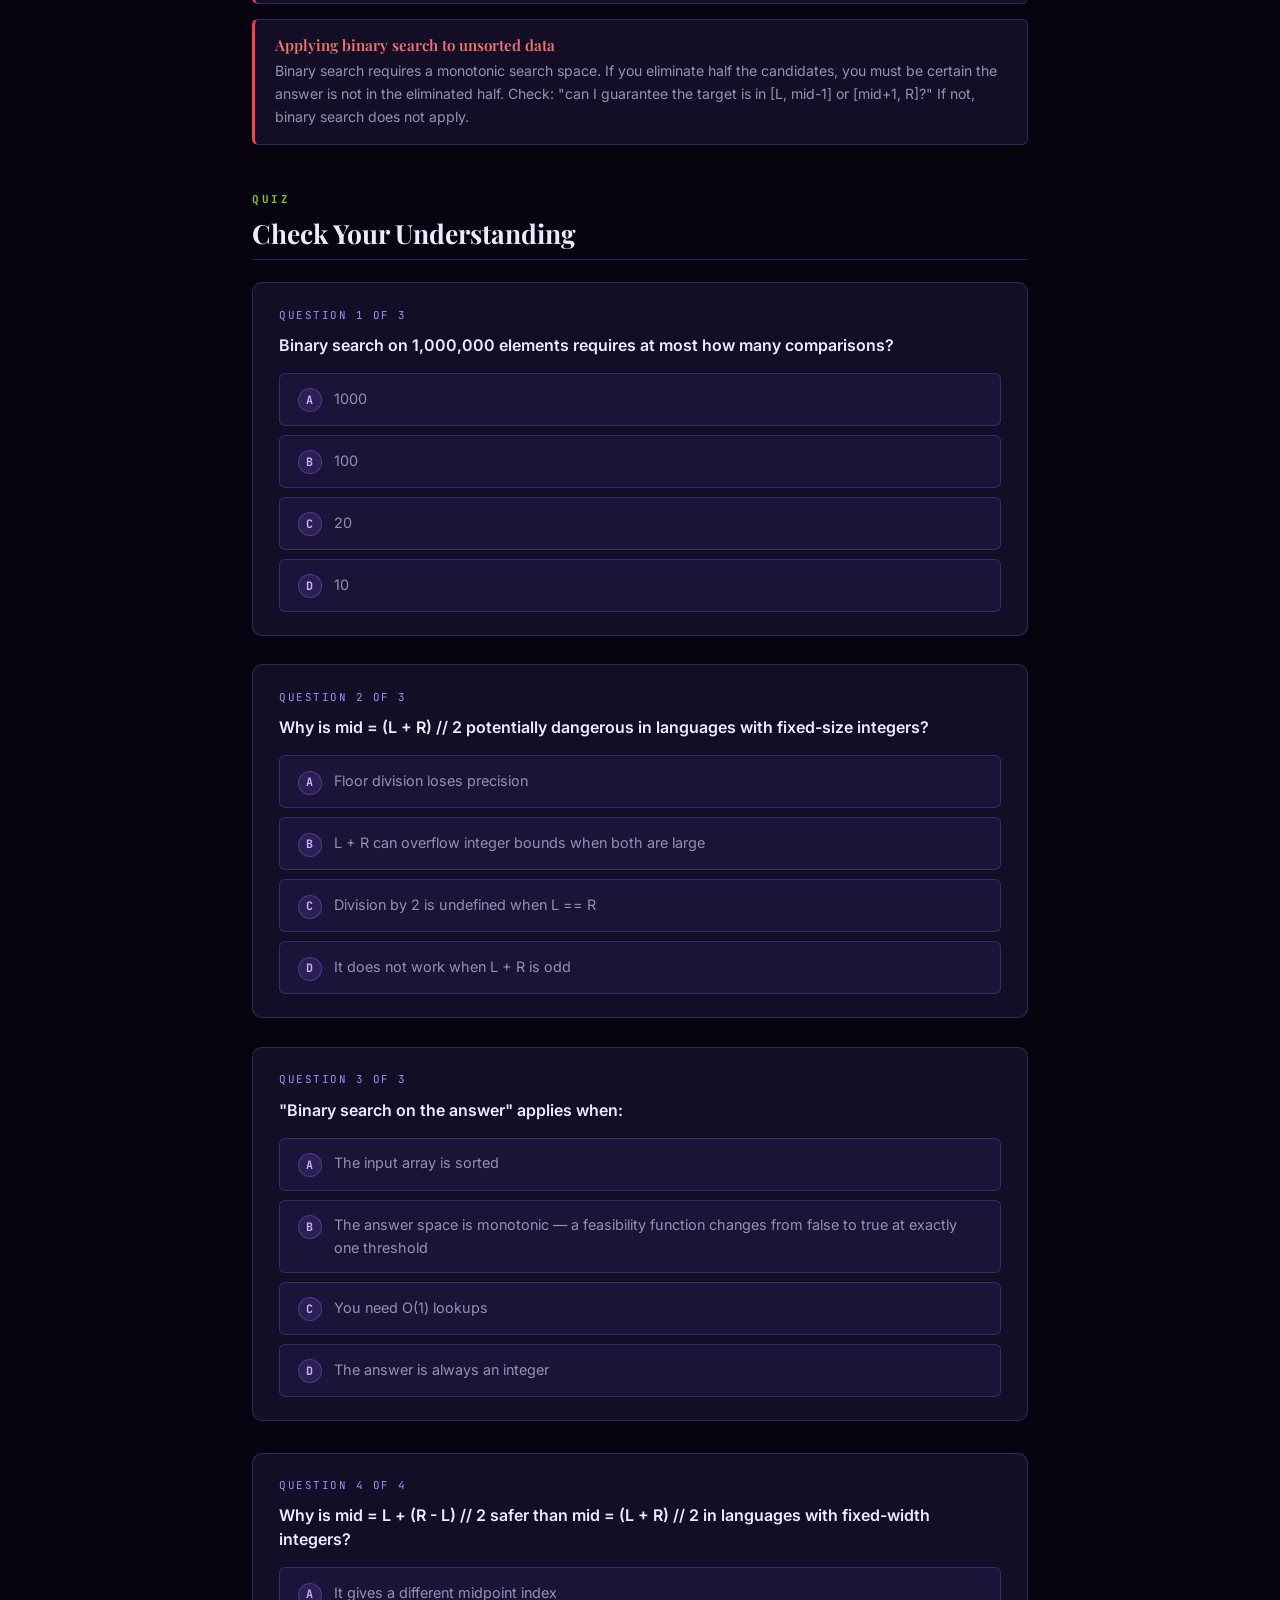
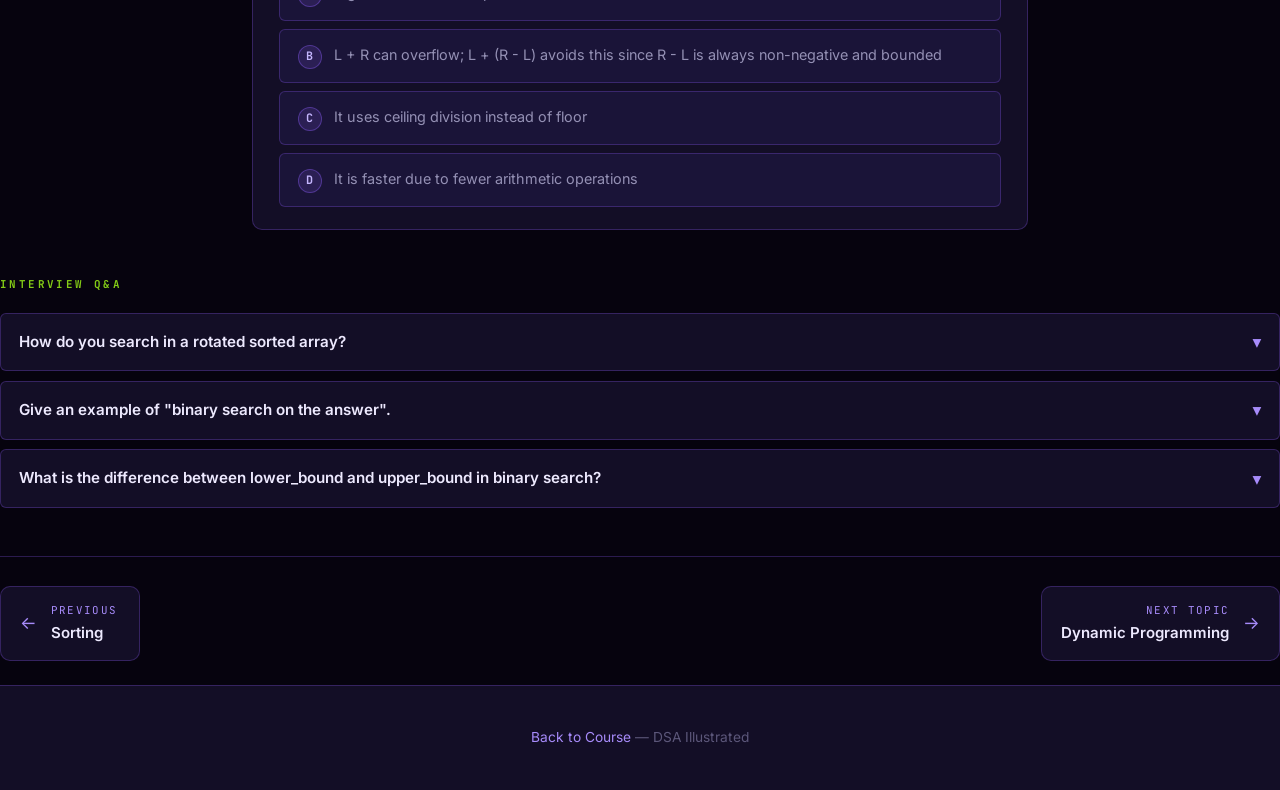
<file: topics/09-binary-search.html>
<!DOCTYPE html>
<html lang="en">
<head>
  <meta charset="UTF-8"><meta name="viewport" content="width=device-width, initial-scale=1.0">
  <script>try{var t=localStorage.getItem('dsa-theme')||'dark';document.documentElement.setAttribute('data-theme',t)}catch(e){document.documentElement.setAttribute('data-theme','dark')}</script>
  <title>Binary Search — DSA Illustrated</title>
  <link rel="stylesheet" href="../css/style.css">
  <style>:root{--topic-color:#84CC16}</style>
</head>
<body>
<div class="reading-progress" id="reading-progress"></div>
<nav class="navbar">
  <div class="navbar-inner">
    <a class="navbar-brand" href="../index.html"><span class="brand-icon" style="color:var(--primary-soft)">&#9670;</span>DSA Illustrated</a>
    <div class="navbar-links"><a href="../index.html#topics">All Topics</a></div>
    <div class="navbar-actions"><button class="btn-icon" id="theme-toggle">&#9788;</button></div>
  </div>
</nav>
<div class="container">
  <div class="breadcrumb"><a href="../index.html">Home</a><span class="breadcrumb-sep">›</span><a href="../index.html#topics">Course</a><span class="breadcrumb-sep">›</span><span>Binary Search</span></div>
  <div class="topic-header">
    <div class="topic-badge">Topic 09</div>
    <h1>Binary <span class="accent">Search</span></h1>
    <p class="subtitle">Binary search turns O(n) linear scan into O(log n) by exploiting sorted order. More importantly, the binary search pattern applies to any problem where the search space can be halved each iteration.</p>
    <div class="company-badges"><span class="badge">Google</span><span class="badge">Meta</span><span class="badge">Amazon</span><span class="badge">Microsoft</span></div>
  </div>
  <div class="at-a-glance reveal">
    <h3>At a Glance</h3>
    <ul>
      <li><strong>Precondition: sorted array</strong> — binary search requires a monotonic search space. Without sorted order, you cannot safely eliminate half the elements.</li>
      <li><strong>O(log n) comparisons</strong> — each step halves the search space. Searching 1 billion elements takes at most 30 comparisons.</li>
      <li><strong>Off-by-one errors</strong> — the most common bug. Know two templates: [lo, hi] closed interval (L&lt;=R) vs [lo, hi) half-open (L&lt;R). Pick one and use it consistently.</li>
      <li><strong>Binary search on answer</strong> — "find minimum x such that f(x) is true" — apply binary search on the value range, not the array index. Powerful generalization.</li>
    </ul>
  </div>
  <div class="section-label">Core Concepts</div>
  <div class="mini-cards">
    <div class="mini-card"><h4>Standard Binary Search</h4><p>L=0, R=n-1. While L&lt;=R: mid=(L+R)/2. If arr[mid]==target: found. If arr[mid]&lt;target: L=mid+1. Else: R=mid-1. Terminates in O(log n). Use (L+R)//2, not (L+R)/2 in languages without integer division.</p></div>
    <div class="mini-card"><h4>Lower Bound</h4><p>Find leftmost index where arr[i] &gt;= target. When arr[mid] &gt;= target: R=mid-1 (do not stop, search left). When arr[mid] &lt; target: L=mid+1. Return L. Used for insertion position.</p></div>
    <div class="mini-card"><h4>Binary Search on Answer</h4><p>Is it possible to ship all packages in D days? Binary search D between [max_weight, total_weight]. Check feasibility in O(n). Total: O(n log n). Pattern: minimize/maximize a value subject to a constraint.</p></div>
    <div class="mini-card"><h4>Rotated Sorted Array</h4><p>Array [4,5,6,7,0,1,2] — sorted, then rotated. Binary search still works: determine which half is sorted (compare with lo/hi), then check if target is in the sorted half. O(log n).</p></div>
  </div>
  <div class="code-block">
    <div class="cb-header"><div class="cb-dots"><div class="cb-dot"></div><div class="cb-dot"></div><div class="cb-dot"></div></div><span class="cb-lang">Python</span></div>
    <pre><span class="cmt"># Standard binary search — O(log n)</span>
<span class="kw">def</span> <span class="fn">binary_search</span>(nums, target):
    L, R = <span class="num">0</span>, len(nums) - <span class="num">1</span>
    <span class="kw">while</span> L <= R:
        mid = (L + R) // <span class="num">2</span>
        <span class="kw">if</span> nums[mid] == target: <span class="kw">return</span> mid
        <span class="kw">elif</span> nums[mid] < target: L = mid + <span class="num">1</span>
        <span class="kw">else</span>: R = mid - <span class="num">1</span>
    <span class="kw">return</span> -<span class="num">1</span>

<span class="cmt"># Binary search on answer: capacity to ship in D days</span>
<span class="kw">def</span> <span class="fn">ship_in_days</span>(weights, days):
    <span class="kw">def</span> <span class="fn">feasible</span>(cap):
        ships, cur = <span class="num">1</span>, <span class="num">0</span>
        <span class="kw">for</span> w <span class="kw">in</span> weights:
            <span class="kw">if</span> cur + w > cap: ships += <span class="num">1</span>; cur = <span class="num">0</span>
            cur += w
        <span class="kw">return</span> ships <= days
    L, R = <span class="fn">max</span>(weights), <span class="fn">sum</span>(weights)
    <span class="kw">while</span> L < R:
        mid = (L + R) // <span class="num">2</span>
        <span class="kw">if</span> <span class="fn">feasible</span>(mid): R = mid
        <span class="kw">else</span>: L = mid + <span class="num">1</span>
    <span class="kw">return</span> L</pre>
  </div>
  <div class="section-label">Interactive Demo</div>
  <h2 class="section-title">Binary Search Visualizer</h2>
  <div class="demo-section">
    <div class="demo-header"><h3>Sorted array of 24 elements</h3></div>
    <div id="demo-search"><div class="demo-canvas-wrap"></div></div>
    <div class="demo-hint">Enter a target value. Select Binary or Linear search. Press Search. L (green), R (red), and M (amber) markers show the current bounds. Comparison count updates each step.</div>
  </div>
  <div class="section-label">Complexity</div>
  <div class="table-wrap">
    <table class="compare-table">
      <thead><tr><th>Algorithm</th><th>Best</th><th>Worst</th><th>Space</th><th>Requirement</th></tr></thead>
      <tbody>
        <tr><td>Linear Search</td><td>O(1)</td><td>O(n)</td><td>O(1)</td><td>None</td></tr>
        <tr><td>Binary Search</td><td>O(1)</td><td>O(log n)</td><td>O(1)</td><td>Sorted array</td></tr>
        <tr><td>Jump Search</td><td>O(1)</td><td>O(sqrt n)</td><td>O(1)</td><td>Sorted array</td></tr>
        <tr><td>Interpolation</td><td>O(1)</td><td>O(n)</td><td>O(1)</td><td>Uniform distribution</td></tr>
      </tbody>
    </table>
  </div>
  <div class="section-label">Anti-patterns</div>
  <div class="antipatterns">
    <div class="antipattern"><h4>Off-by-one in the boundary update</h4><p>The most common binary search bug: using <code>R = mid</code> instead of <code>R = mid - 1</code> when the closed-interval template requires it. Pick one template (closed [L, R] or half-open [L, R)) and be consistent. Mixed templates cause infinite loops or missed targets.</p></div>
    <div class="antipattern"><h4>Applying binary search to unsorted data</h4><p>Binary search requires a monotonic search space. If you eliminate half the candidates, you must be certain the answer is not in the eliminated half. Check: "can I guarantee the target is in [L, mid-1] or [mid+1, R]?" If not, binary search does not apply.</p></div>
  </div>
  <div class="section-label">Quiz</div>
  <h2 class="section-title">Check Your Understanding</h2>
  <div class="quiz-section">
    <div class="quiz-question">
      <div class="quiz-q-num">Question 1 of 3</div>
      <div class="quiz-q-text">Binary search on 1,000,000 elements requires at most how many comparisons?</div>
      <div class="quiz-options">
        <div class="quiz-option" data-correct="false" data-explanation="1000 would be close to sqrt(10^6), not log2(10^6)."><span class="opt-letter">A</span>1000</div>
        <div class="quiz-option" data-correct="false" data-explanation="100 is too many — log2(10^6) is approximately 20."><span class="opt-letter">B</span>100</div>
        <div class="quiz-option" data-correct="true" data-explanation="log2(10^6) ≈ 20. Binary search on 1 million elements needs at most 20 comparisons."><span class="opt-letter">C</span>20</div>
        <div class="quiz-option" data-correct="false" data-explanation="10 comparisons would handle 2^10 = 1024 elements, not 1 million."><span class="opt-letter">D</span>10</div>
      </div>
      <div class="quiz-feedback"></div>
    </div>
    <div class="quiz-question">
      <div class="quiz-q-num">Question 2 of 3</div>
      <div class="quiz-q-text">Why is mid = (L + R) // 2 potentially dangerous in languages with fixed-size integers?</div>
      <div class="quiz-options">
        <div class="quiz-option" data-correct="false" data-explanation="Floor division is the right approach — the bug is in the sum, not the division."><span class="opt-letter">A</span>Floor division loses precision</div>
        <div class="quiz-option" data-correct="true" data-explanation="If L and R are both close to INT_MAX, L + R overflows. Safe alternative: mid = L + (R - L) // 2."><span class="opt-letter">B</span>L + R can overflow integer bounds when both are large</div>
        <div class="quiz-option" data-correct="false" data-explanation="Division by 2 cannot cause division by zero."><span class="opt-letter">C</span>Division by 2 is undefined when L == R</div>
        <div class="quiz-option" data-correct="false" data-explanation="All integers are divisible by 2 (with floor division)."><span class="opt-letter">D</span>It does not work when L + R is odd</div>
      </div>
      <div class="quiz-feedback"></div>
    </div>
    <div class="quiz-question">
      <div class="quiz-q-num">Question 3 of 3</div>
      <div class="quiz-q-text">"Binary search on the answer" applies when:</div>
      <div class="quiz-options">
        <div class="quiz-option" data-correct="false" data-explanation="This describes a standard binary search on an array, not binary search on the answer."><span class="opt-letter">A</span>The input array is sorted</div>
        <div class="quiz-option" data-correct="true" data-explanation="If there is a monotonic feasibility function (possible/impossible changes exactly once as you vary a parameter), you can binary search on the parameter value — not the array index."><span class="opt-letter">B</span>The answer space is monotonic — a feasibility function changes from false to true at exactly one threshold</div>
        <div class="quiz-option" data-correct="false" data-explanation="A hashmap is not needed for binary search on the answer."><span class="opt-letter">C</span>You need O(1) lookups</div>
        <div class="quiz-option" data-correct="false" data-explanation="Integer answers are common but not required."><span class="opt-letter">D</span>The answer is always an integer</div>
      </div>
      <div class="quiz-feedback"></div>
    </div>
  </div>
    <div class="quiz-question">
      <div class="quiz-q-num">Question 4 of 4</div>
      <div class="quiz-q-text">Why is mid = L + (R - L) // 2 safer than mid = (L + R) // 2 in languages with fixed-width integers?</div>
      <div class="quiz-options">
        <div class="quiz-option" data-correct="false" data-explanation="Both give the same mid value — the difference is in whether the sum can overflow."><span class="opt-letter">A</span>It gives a different midpoint index</div>
        <div class="quiz-option" data-correct="true" data-explanation="When L and R are both near INT_MAX (e.g., 2^31 - 1), L + R overflows a 32-bit integer. L + (R - L) avoids the overflow because R - L is always small relative to the total range."><span class="opt-letter">B</span>L + R can overflow; L + (R - L) avoids this since R - L is always non-negative and bounded</div>
        <div class="quiz-option" data-correct="false" data-explanation="Floor division is used in both forms."><span class="opt-letter">C</span>It uses ceiling division instead of floor</div>
        <div class="quiz-option" data-correct="false" data-explanation="Performance is essentially identical — this is a correctness concern."><span class="opt-letter">D</span>It is faster due to fewer arithmetic operations</div>
      </div>
      <div class="quiz-feedback"></div>
    </div>
  </div>
  <div class="section-label">Interview Q&amp;A</div>
  <div class="qa-section">
    <div class="qa-item"><button class="qa-q">How do you search in a rotated sorted array?<span class="qa-chevron">&#9662;</span></button><div class="qa-a"><div class="qa-a-inner">After rotation, one half of the array is always sorted. At each step: compare arr[mid] with arr[lo]. If arr[lo] &lt;= arr[mid], the left half is sorted — check if target is in [arr[lo], arr[mid]]; if yes, search left; else search right. Otherwise, the right half is sorted — similar logic. O(log n). Key insight: always determine which half is sorted first.</div></div></div>
    <div class="qa-item"><button class="qa-q">Give an example of "binary search on the answer".<span class="qa-chevron">&#9662;</span></button><div class="qa-a"><div class="qa-a-inner">Problem: find the minimum capacity C to ship all packages within D days. As C increases, it becomes easier to ship in D days — monotonic. Binary search C between [max_weight, sum_of_weights]. For each candidate C, simulate the shipping in O(n). Total: O(n log(sum)). Other examples: "minimum days to complete tasks", "koko eating bananas", "split array largest sum" — all monotonic feasibility problems.</div></div></div>
    <div class="qa-item"><button class="qa-q">What is the difference between lower_bound and upper_bound in binary search?<span class="qa-chevron">&#9662;</span></button><div class="qa-a"><div class="qa-a-inner"><strong>lower_bound(target):</strong> first index where arr[i] &gt;= target. If all elements &lt; target, returns n. <strong>upper_bound(target):</strong> first index where arr[i] &gt; target. Range [lower, upper) gives the span of elements equal to target. Use them to count occurrences (upper - lower) or find insertion position in O(log n). Python: bisect_left = lower_bound, bisect_right = upper_bound. C++: std::lower_bound, std::upper_bound in &lt;algorithm&gt;.</div></div></div>
  </div>
  <div class="topic-nav">
    <a href="08-sorting.html" class="topic-nav-link"><div class="topic-nav-arrow">&#8592;</div><div><div class="topic-nav-label">Previous</div><div class="topic-nav-title">Sorting</div></div></a>
    <a href="10-dynamic-programming.html" class="topic-nav-link next"><div class="topic-nav-arrow">&#8594;</div><div><div class="topic-nav-label">Next Topic</div><div class="topic-nav-title">Dynamic Programming</div></div></a>
  </div>
</div>
<footer class="site-footer" style="margin-top:0"><p class="footer-sub"><a href="../index.html" style="color:var(--primary-soft)">Back to Course</a> &mdash; DSA Illustrated</p></footer>
<script src="../js/main.js"></script><script src="../js/demos.js"></script>
</body></html>
</file>
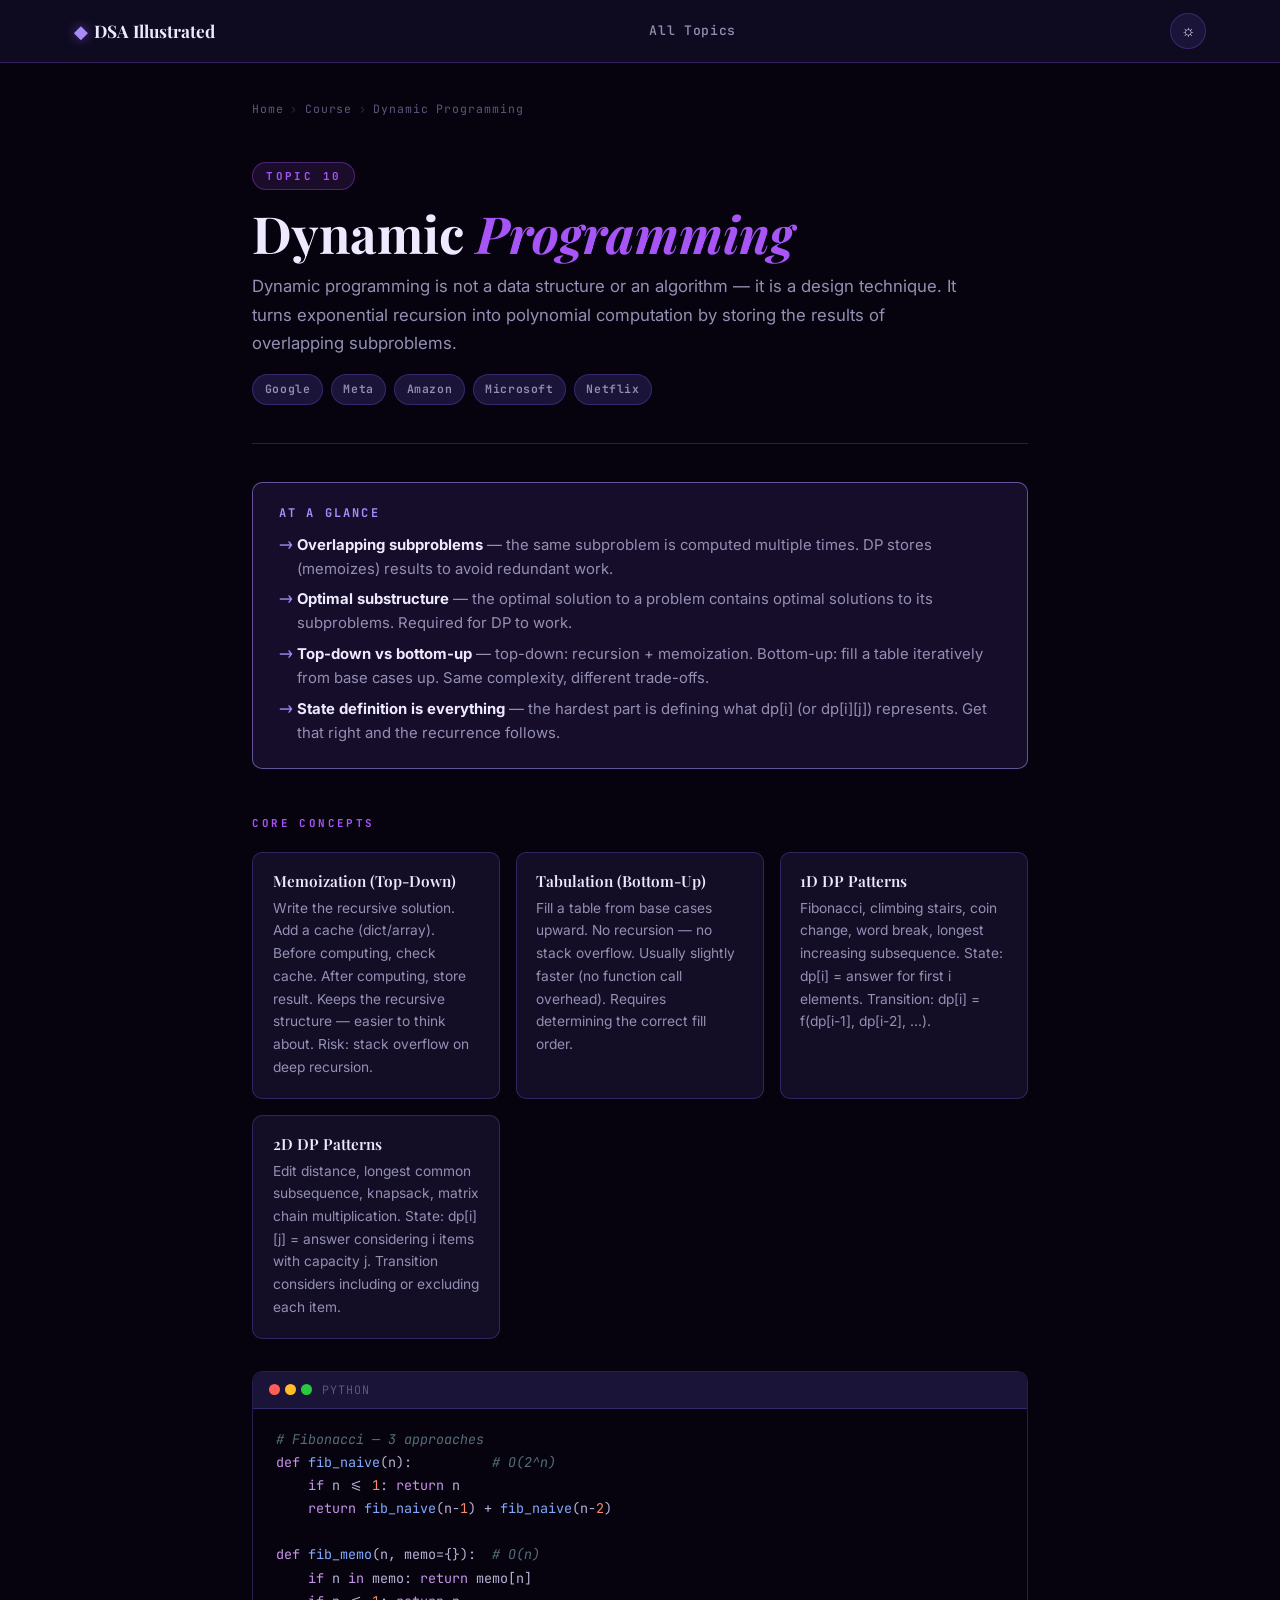
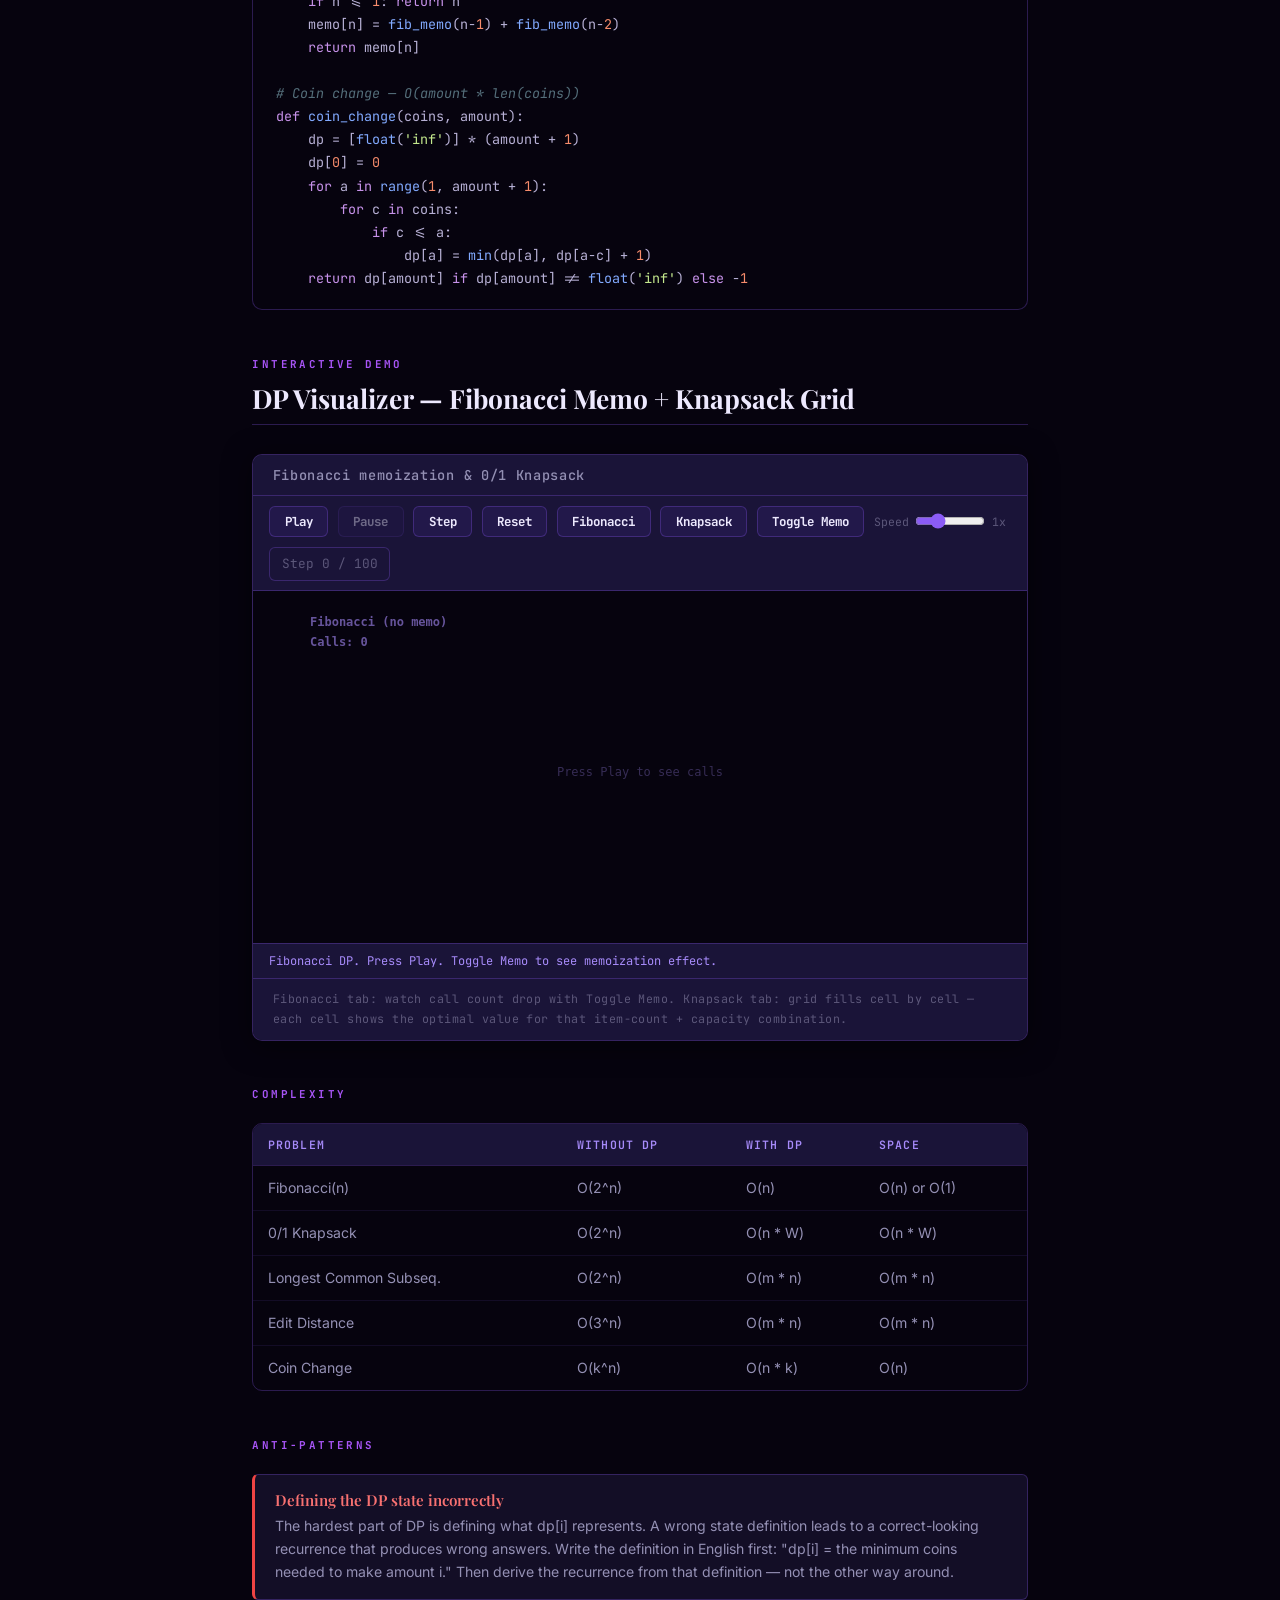
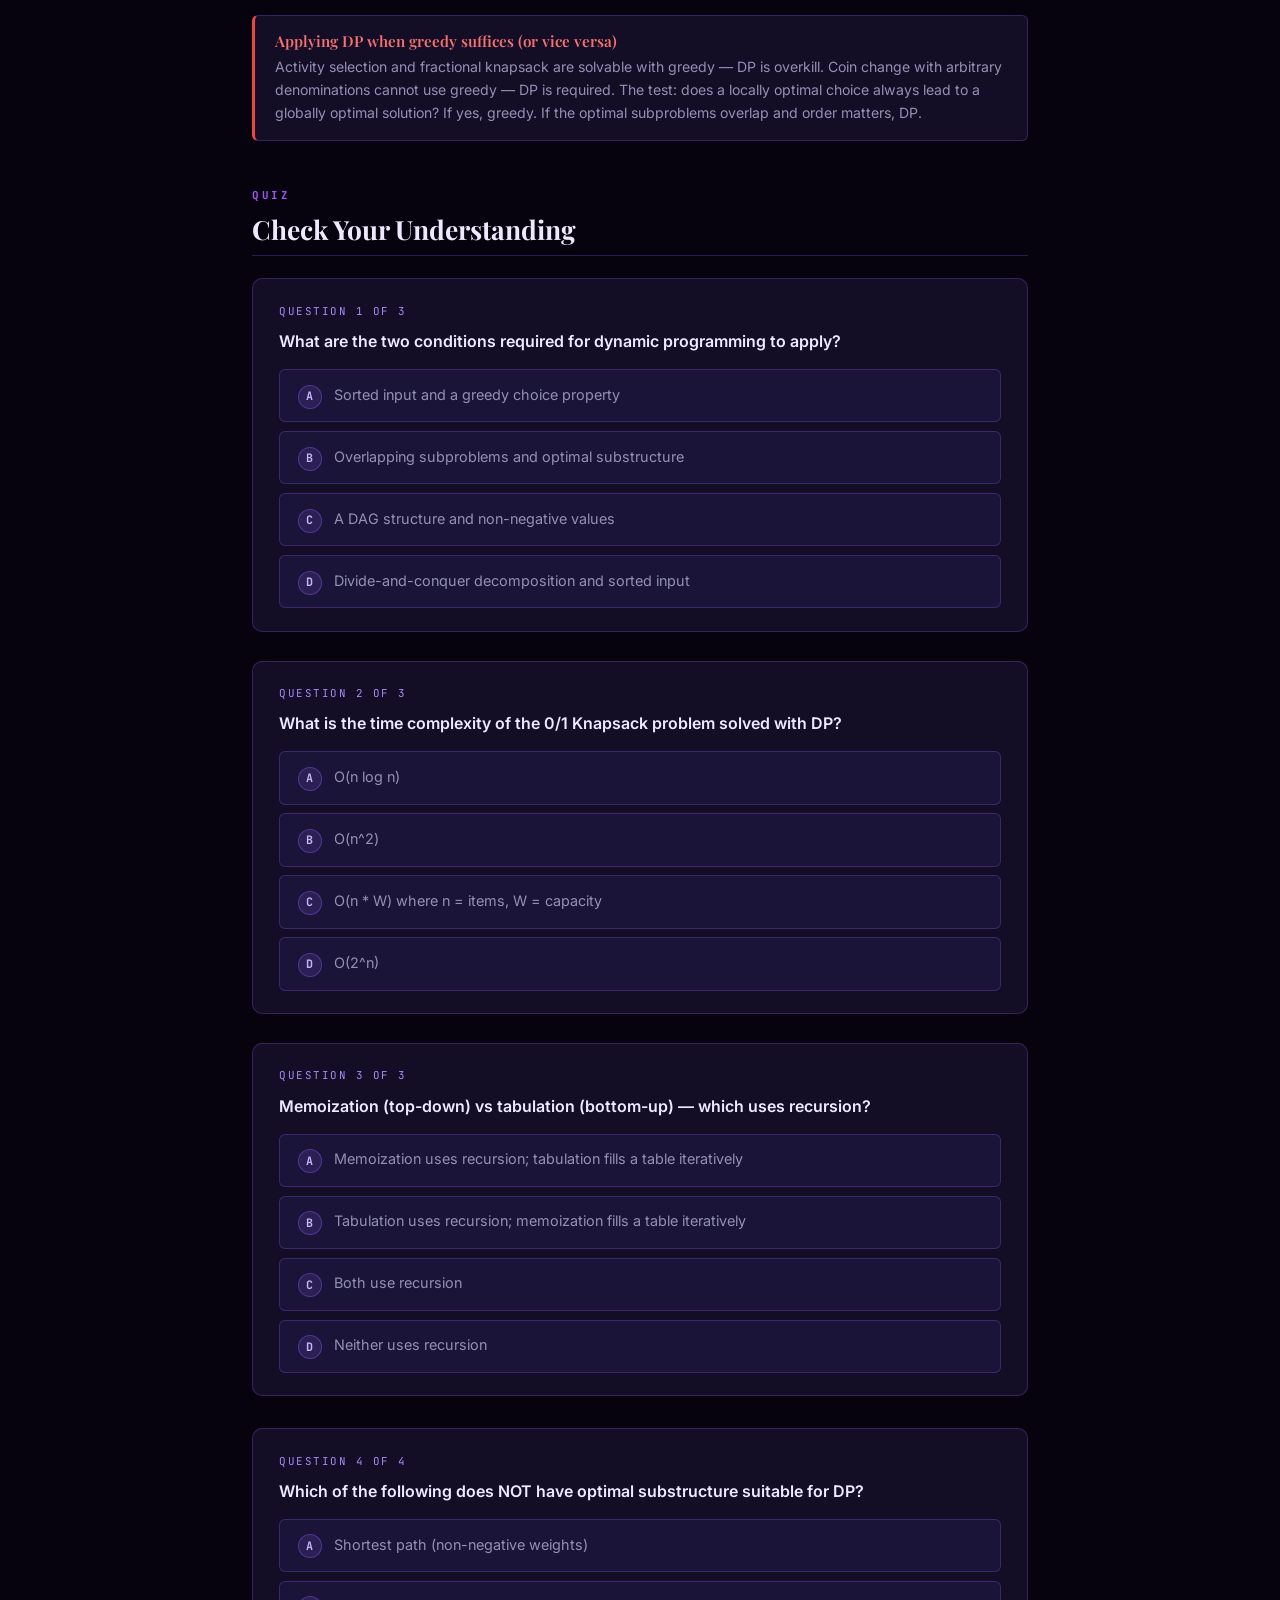
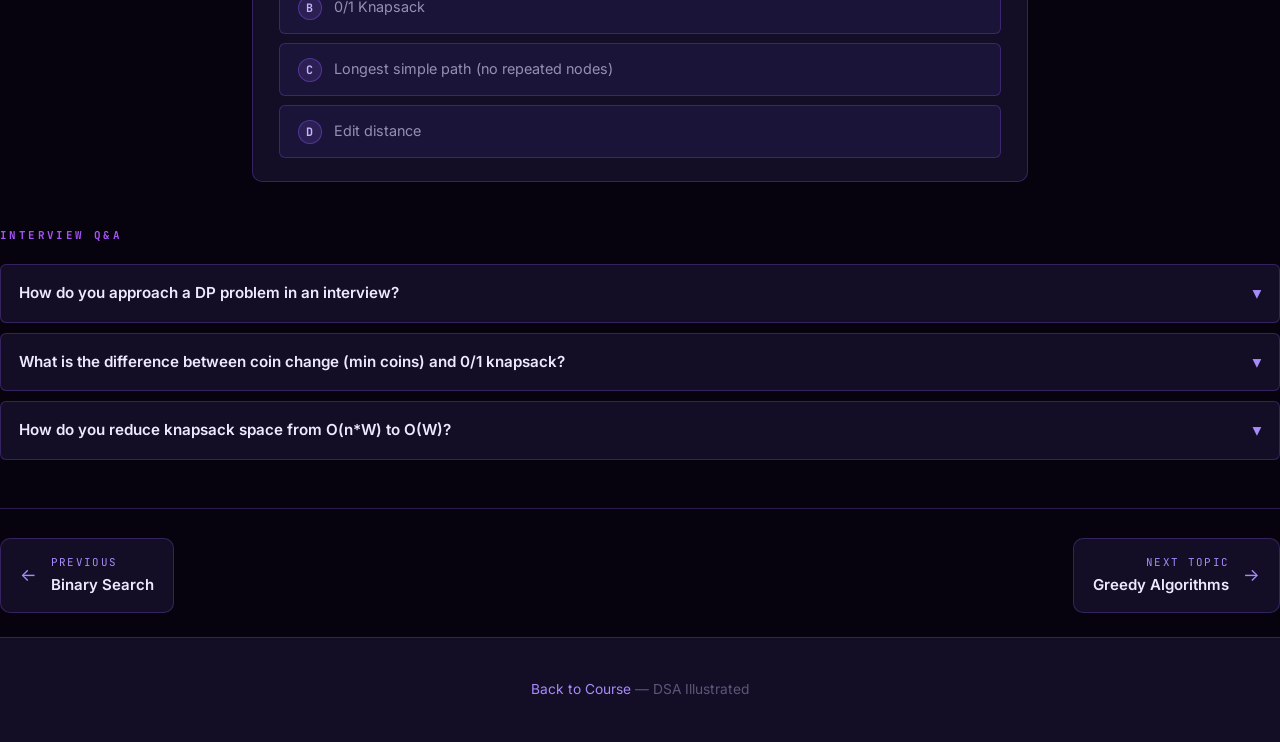
<file: topics/10-dynamic-programming.html>
<!DOCTYPE html>
<html lang="en">
<head>
  <meta charset="UTF-8"><meta name="viewport" content="width=device-width, initial-scale=1.0">
  <script>try{var t=localStorage.getItem('dsa-theme')||'dark';document.documentElement.setAttribute('data-theme',t)}catch(e){document.documentElement.setAttribute('data-theme','dark')}</script>
  <title>Dynamic Programming — DSA Illustrated</title>
  <link rel="stylesheet" href="../css/style.css">
  <style>:root{--topic-color:#A855F7}</style>
</head>
<body>
<div class="reading-progress" id="reading-progress"></div>
<nav class="navbar">
  <div class="navbar-inner">
    <a class="navbar-brand" href="../index.html"><span class="brand-icon" style="color:var(--primary-soft)">&#9670;</span>DSA Illustrated</a>
    <div class="navbar-links"><a href="../index.html#topics">All Topics</a></div>
    <div class="navbar-actions"><button class="btn-icon" id="theme-toggle">&#9788;</button></div>
  </div>
</nav>
<div class="container">
  <div class="breadcrumb"><a href="../index.html">Home</a><span class="breadcrumb-sep">›</span><a href="../index.html#topics">Course</a><span class="breadcrumb-sep">›</span><span>Dynamic Programming</span></div>
  <div class="topic-header">
    <div class="topic-badge">Topic 10</div>
    <h1>Dynamic <span class="accent">Programming</span></h1>
    <p class="subtitle">Dynamic programming is not a data structure or an algorithm — it is a design technique. It turns exponential recursion into polynomial computation by storing the results of overlapping subproblems.</p>
    <div class="company-badges"><span class="badge">Google</span><span class="badge">Meta</span><span class="badge">Amazon</span><span class="badge">Microsoft</span><span class="badge">Netflix</span></div>
  </div>
  <div class="at-a-glance reveal">
    <h3>At a Glance</h3>
    <ul>
      <li><strong>Overlapping subproblems</strong> — the same subproblem is computed multiple times. DP stores (memoizes) results to avoid redundant work.</li>
      <li><strong>Optimal substructure</strong> — the optimal solution to a problem contains optimal solutions to its subproblems. Required for DP to work.</li>
      <li><strong>Top-down vs bottom-up</strong> — top-down: recursion + memoization. Bottom-up: fill a table iteratively from base cases up. Same complexity, different trade-offs.</li>
      <li><strong>State definition is everything</strong> — the hardest part is defining what dp[i] (or dp[i][j]) represents. Get that right and the recurrence follows.</li>
    </ul>
  </div>
  <div class="section-label">Core Concepts</div>
  <div class="mini-cards">
    <div class="mini-card"><h4>Memoization (Top-Down)</h4><p>Write the recursive solution. Add a cache (dict/array). Before computing, check cache. After computing, store result. Keeps the recursive structure — easier to think about. Risk: stack overflow on deep recursion.</p></div>
    <div class="mini-card"><h4>Tabulation (Bottom-Up)</h4><p>Fill a table from base cases upward. No recursion — no stack overflow. Usually slightly faster (no function call overhead). Requires determining the correct fill order.</p></div>
    <div class="mini-card"><h4>1D DP Patterns</h4><p>Fibonacci, climbing stairs, coin change, word break, longest increasing subsequence. State: dp[i] = answer for first i elements. Transition: dp[i] = f(dp[i-1], dp[i-2], ...).</p></div>
    <div class="mini-card"><h4>2D DP Patterns</h4><p>Edit distance, longest common subsequence, knapsack, matrix chain multiplication. State: dp[i][j] = answer considering i items with capacity j. Transition considers including or excluding each item.</p></div>
  </div>
  <div class="code-block">
    <div class="cb-header"><div class="cb-dots"><div class="cb-dot"></div><div class="cb-dot"></div><div class="cb-dot"></div></div><span class="cb-lang">Python</span></div>
    <pre><span class="cmt"># Fibonacci — 3 approaches</span>
<span class="kw">def</span> <span class="fn">fib_naive</span>(n):          <span class="cmt"># O(2^n)</span>
    <span class="kw">if</span> n <= <span class="num">1</span>: <span class="kw">return</span> n
    <span class="kw">return</span> <span class="fn">fib_naive</span>(n-<span class="num">1</span>) + <span class="fn">fib_naive</span>(n-<span class="num">2</span>)

<span class="kw">def</span> <span class="fn">fib_memo</span>(n, memo={}):  <span class="cmt"># O(n)</span>
    <span class="kw">if</span> n <span class="kw">in</span> memo: <span class="kw">return</span> memo[n]
    <span class="kw">if</span> n <= <span class="num">1</span>: <span class="kw">return</span> n
    memo[n] = <span class="fn">fib_memo</span>(n-<span class="num">1</span>) + <span class="fn">fib_memo</span>(n-<span class="num">2</span>)
    <span class="kw">return</span> memo[n]

<span class="cmt"># Coin change — O(amount * len(coins))</span>
<span class="kw">def</span> <span class="fn">coin_change</span>(coins, amount):
    dp = [<span class="fn">float</span>(<span class="str">'inf'</span>)] * (amount + <span class="num">1</span>)
    dp[<span class="num">0</span>] = <span class="num">0</span>
    <span class="kw">for</span> a <span class="kw">in</span> <span class="fn">range</span>(<span class="num">1</span>, amount + <span class="num">1</span>):
        <span class="kw">for</span> c <span class="kw">in</span> coins:
            <span class="kw">if</span> c <= a:
                dp[a] = <span class="fn">min</span>(dp[a], dp[a-c] + <span class="num">1</span>)
    <span class="kw">return</span> dp[amount] <span class="kw">if</span> dp[amount] != <span class="fn">float</span>(<span class="str">'inf'</span>) <span class="kw">else</span> -<span class="num">1</span></pre>
  </div>
  <div class="section-label">Interactive Demo</div>
  <h2 class="section-title">DP Visualizer — Fibonacci Memo + Knapsack Grid</h2>
  <div class="demo-section">
    <div class="demo-header"><h3>Fibonacci memoization &amp; 0/1 Knapsack</h3></div>
    <div id="demo-dp"><div class="demo-canvas-wrap"></div></div>
    <div class="demo-hint">Fibonacci tab: watch call count drop with Toggle Memo. Knapsack tab: grid fills cell by cell — each cell shows the optimal value for that item-count + capacity combination.</div>
  </div>
  <div class="section-label">Complexity</div>
  <div class="table-wrap">
    <table class="compare-table">
      <thead><tr><th>Problem</th><th>Without DP</th><th>With DP</th><th>Space</th></tr></thead>
      <tbody>
        <tr><td>Fibonacci(n)</td><td>O(2^n)</td><td>O(n)</td><td>O(n) or O(1)</td></tr>
        <tr><td>0/1 Knapsack</td><td>O(2^n)</td><td>O(n * W)</td><td>O(n * W)</td></tr>
        <tr><td>Longest Common Subseq.</td><td>O(2^n)</td><td>O(m * n)</td><td>O(m * n)</td></tr>
        <tr><td>Edit Distance</td><td>O(3^n)</td><td>O(m * n)</td><td>O(m * n)</td></tr>
        <tr><td>Coin Change</td><td>O(k^n)</td><td>O(n * k)</td><td>O(n)</td></tr>
      </tbody>
    </table>
  </div>
  <div class="section-label">Anti-patterns</div>
  <div class="antipatterns">
    <div class="antipattern"><h4>Defining the DP state incorrectly</h4><p>The hardest part of DP is defining what dp[i] represents. A wrong state definition leads to a correct-looking recurrence that produces wrong answers. Write the definition in English first: "dp[i] = the minimum coins needed to make amount i." Then derive the recurrence from that definition — not the other way around.</p></div>
    <div class="antipattern"><h4>Applying DP when greedy suffices (or vice versa)</h4><p>Activity selection and fractional knapsack are solvable with greedy — DP is overkill. Coin change with arbitrary denominations cannot use greedy — DP is required. The test: does a locally optimal choice always lead to a globally optimal solution? If yes, greedy. If the optimal subproblems overlap and order matters, DP.</p></div>
  </div>
  <div class="section-label">Quiz</div>
  <h2 class="section-title">Check Your Understanding</h2>
  <div class="quiz-section">
    <div class="quiz-question">
      <div class="quiz-q-num">Question 1 of 3</div>
      <div class="quiz-q-text">What are the two conditions required for dynamic programming to apply?</div>
      <div class="quiz-options">
        <div class="quiz-option" data-correct="false" data-explanation="Sorted input is not required for DP."><span class="opt-letter">A</span>Sorted input and a greedy choice property</div>
        <div class="quiz-option" data-correct="true" data-explanation="DP requires: (1) overlapping subproblems — the same subproblem recurs — so memoization pays off; (2) optimal substructure — the globally optimal solution is built from optimal subproblem solutions."><span class="opt-letter">B</span>Overlapping subproblems and optimal substructure</div>
        <div class="quiz-option" data-correct="false" data-explanation="A graph structure is not required — DP applies to sequences, sets, and many other structures."><span class="opt-letter">C</span>A DAG structure and non-negative values</div>
        <div class="quiz-option" data-correct="false" data-explanation="DP does not require a divide-and-conquer approach."><span class="opt-letter">D</span>Divide-and-conquer decomposition and sorted input</div>
      </div>
      <div class="quiz-feedback"></div>
    </div>
    <div class="quiz-question">
      <div class="quiz-q-num">Question 2 of 3</div>
      <div class="quiz-q-text">What is the time complexity of the 0/1 Knapsack problem solved with DP?</div>
      <div class="quiz-options">
        <div class="quiz-option" data-correct="false" data-explanation="O(n log n) does not apply to 0/1 Knapsack."><span class="opt-letter">A</span>O(n log n)</div>
        <div class="quiz-option" data-correct="false" data-explanation="O(n^2) applies to some DP problems but not Knapsack with weight W."><span class="opt-letter">B</span>O(n^2)</div>
        <div class="quiz-option" data-correct="true" data-explanation="Fill an n x W table. Each of the n*W cells is computed in O(1). Total: O(n*W). Note: this is pseudo-polynomial — W can be exponential in the number of bits."><span class="opt-letter">C</span>O(n * W) where n = items, W = capacity</div>
        <div class="quiz-option" data-correct="false" data-explanation="O(2^n) is the brute-force approach without DP."><span class="opt-letter">D</span>O(2^n)</div>
      </div>
      <div class="quiz-feedback"></div>
    </div>
    <div class="quiz-question">
      <div class="quiz-q-num">Question 3 of 3</div>
      <div class="quiz-q-text">Memoization (top-down) vs tabulation (bottom-up) — which uses recursion?</div>
      <div class="quiz-options">
        <div class="quiz-option" data-correct="true" data-explanation="Memoization adds caching to the recursive solution. Tabulation fills the table iteratively from base cases — no recursion."><span class="opt-letter">A</span>Memoization uses recursion; tabulation fills a table iteratively</div>
        <div class="quiz-option" data-correct="false" data-explanation="It is the other way around."><span class="opt-letter">B</span>Tabulation uses recursion; memoization fills a table iteratively</div>
        <div class="quiz-option" data-correct="false" data-explanation="Both do not use recursion — memoization does."><span class="opt-letter">C</span>Both use recursion</div>
        <div class="quiz-option" data-correct="false" data-explanation="Neither can use recursion is incorrect."><span class="opt-letter">D</span>Neither uses recursion</div>
      </div>
      <div class="quiz-feedback"></div>
    </div>
  </div>
    <div class="quiz-question">
      <div class="quiz-q-num">Question 4 of 4</div>
      <div class="quiz-q-text">Which of the following does NOT have optimal substructure suitable for DP?</div>
      <div class="quiz-options">
        <div class="quiz-option" data-correct="false" data-explanation="Shortest path does have optimal substructure — a shortest path through v contains a shortest path from source to v."><span class="opt-letter">A</span>Shortest path (non-negative weights)</div>
        <div class="quiz-option" data-correct="false" data-explanation="0/1 Knapsack has optimal substructure — DP fills a table of item×capacity states."><span class="opt-letter">B</span>0/1 Knapsack</div>
        <div class="quiz-option" data-correct="true" data-explanation="Longest simple path (no repeated vertices) does NOT have optimal substructure. Subpaths of the longest path are not necessarily longest paths themselves — you cannot reuse overlapping subpaths without revisiting nodes. This makes it NP-hard."><span class="opt-letter">C</span>Longest simple path (no repeated nodes)</div>
        <div class="quiz-option" data-correct="false" data-explanation="Edit distance has optimal substructure — dp[i][j] depends on dp[i-1][j-1], dp[i-1][j], dp[i][j-1]."><span class="opt-letter">D</span>Edit distance</div>
      </div>
      <div class="quiz-feedback"></div>
    </div>
  </div>
  <div class="section-label">Interview Q&amp;A</div>
  <div class="qa-section">
    <div class="qa-item"><button class="qa-q">How do you approach a DP problem in an interview?<span class="qa-chevron">&#9662;</span></button><div class="qa-a"><div class="qa-a-inner">(1) Identify the state: what information do you need to represent a subproblem? (2) Define the recurrence: how does the answer for state (i) depend on smaller states? (3) Identify base cases. (4) Determine fill order (tabulation) or confirm acyclic dependencies (memoization). (5) Optimize space if the recurrence only looks back a fixed number of states.</div></div></div>
    <div class="qa-item"><button class="qa-q">What is the difference between coin change (min coins) and 0/1 knapsack?<span class="qa-chevron">&#9662;</span></button><div class="qa-a"><div class="qa-a-inner">Coin change allows unlimited use of each coin — it is an unbounded knapsack. 0/1 knapsack allows each item at most once. In the recurrence, unbounded: dp[i] = min(dp[i], dp[i-coin]+1) where you can reuse the same coin. 0/1: iterate items in the outer loop, capacity in the inner loop, and update the table going forward (unbounded) or backward (0/1 — prevents reuse).</div></div></div>
    <div class="qa-item"><button class="qa-q">How do you reduce knapsack space from O(n*W) to O(W)?<span class="qa-chevron">&#9662;</span></button><div class="qa-a"><div class="qa-a-inner">Use a 1D array dp[0..W]. For 0/1 knapsack: iterate capacity from W down to item_weight (right to left). This ensures each item is only used once — when you update dp[w], dp[w - item.w] has not been updated yet in this iteration. For unbounded knapsack: iterate left to right — dp[w - coin] is already updated, allowing reuse.</div></div></div>
  </div>
  <div class="topic-nav">
    <a href="09-binary-search.html" class="topic-nav-link"><div class="topic-nav-arrow">&#8592;</div><div><div class="topic-nav-label">Previous</div><div class="topic-nav-title">Binary Search</div></div></a>
    <a href="11-greedy.html" class="topic-nav-link next"><div class="topic-nav-arrow">&#8594;</div><div><div class="topic-nav-label">Next Topic</div><div class="topic-nav-title">Greedy Algorithms</div></div></a>
  </div>
</div>
<footer class="site-footer" style="margin-top:0"><p class="footer-sub"><a href="../index.html" style="color:var(--primary-soft)">Back to Course</a> &mdash; DSA Illustrated</p></footer>
<script src="../js/main.js"></script><script src="../js/demos.js"></script>
</body></html>
</file>
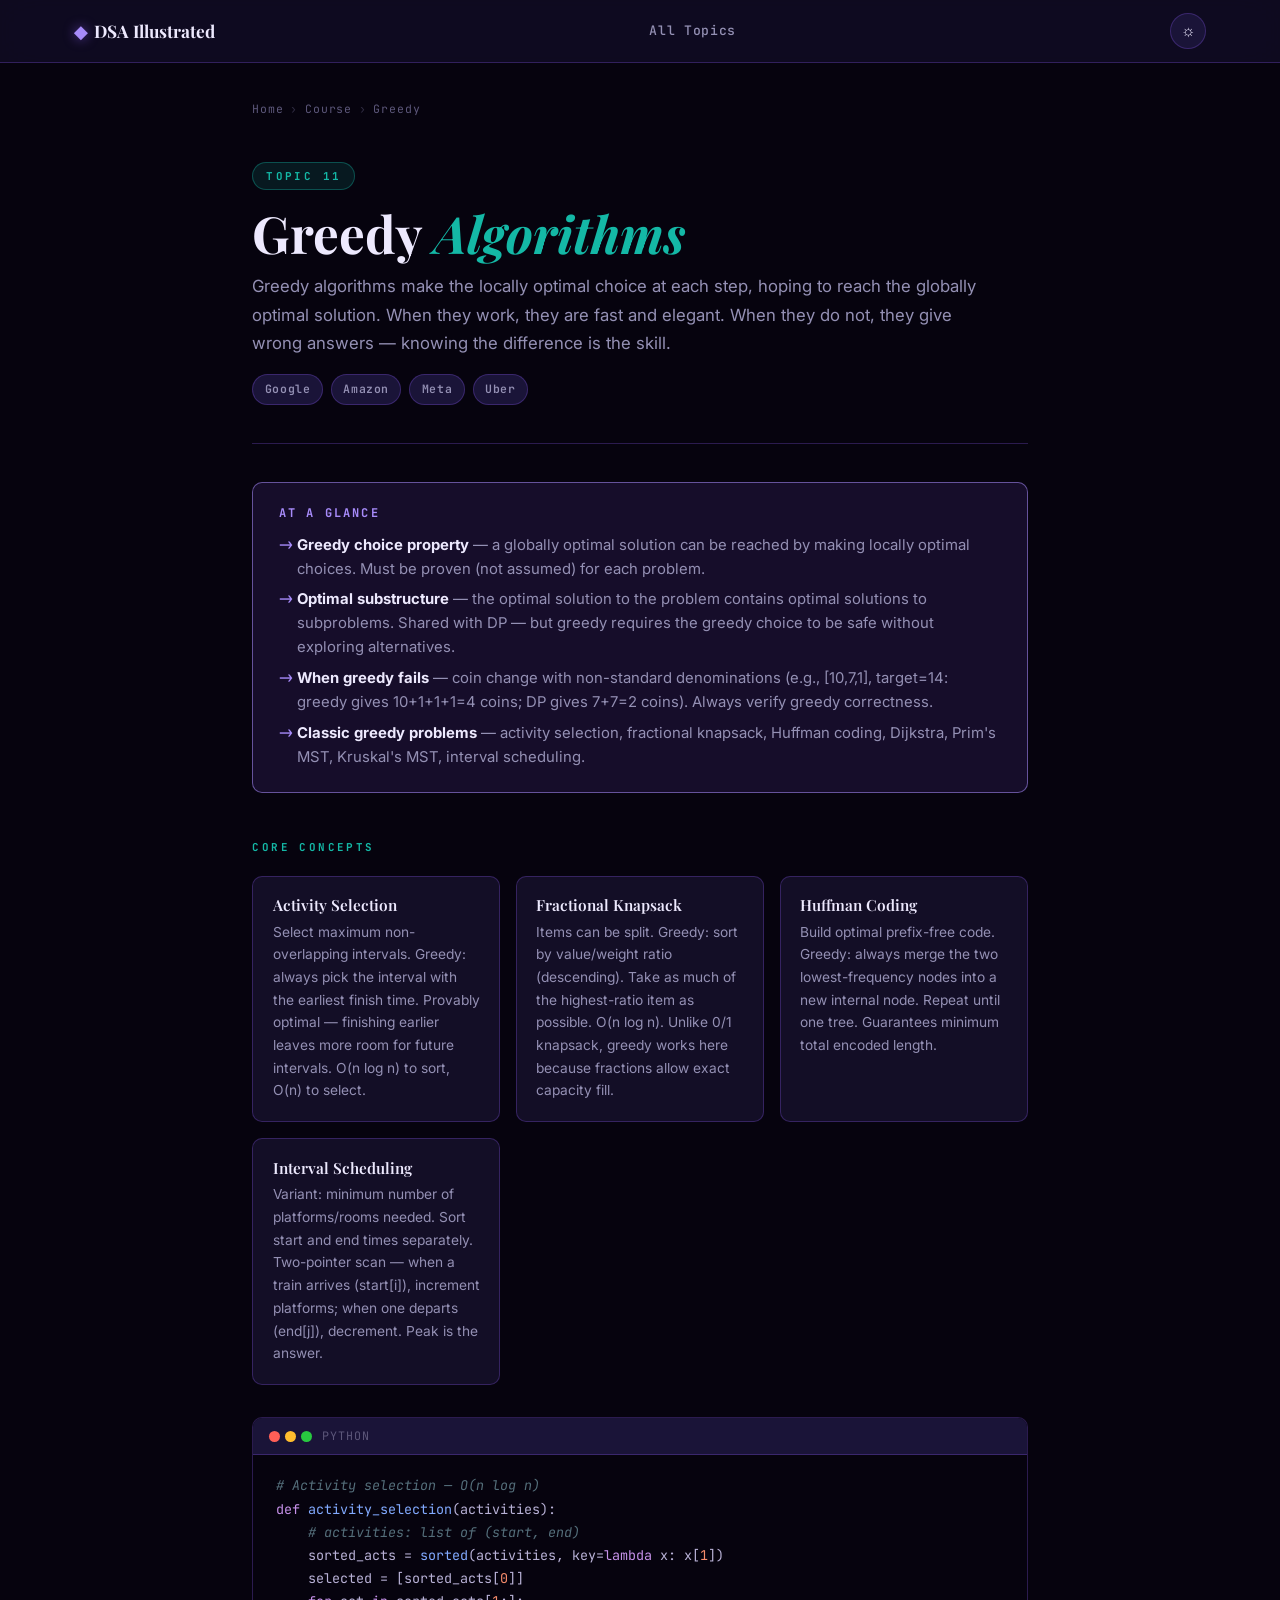
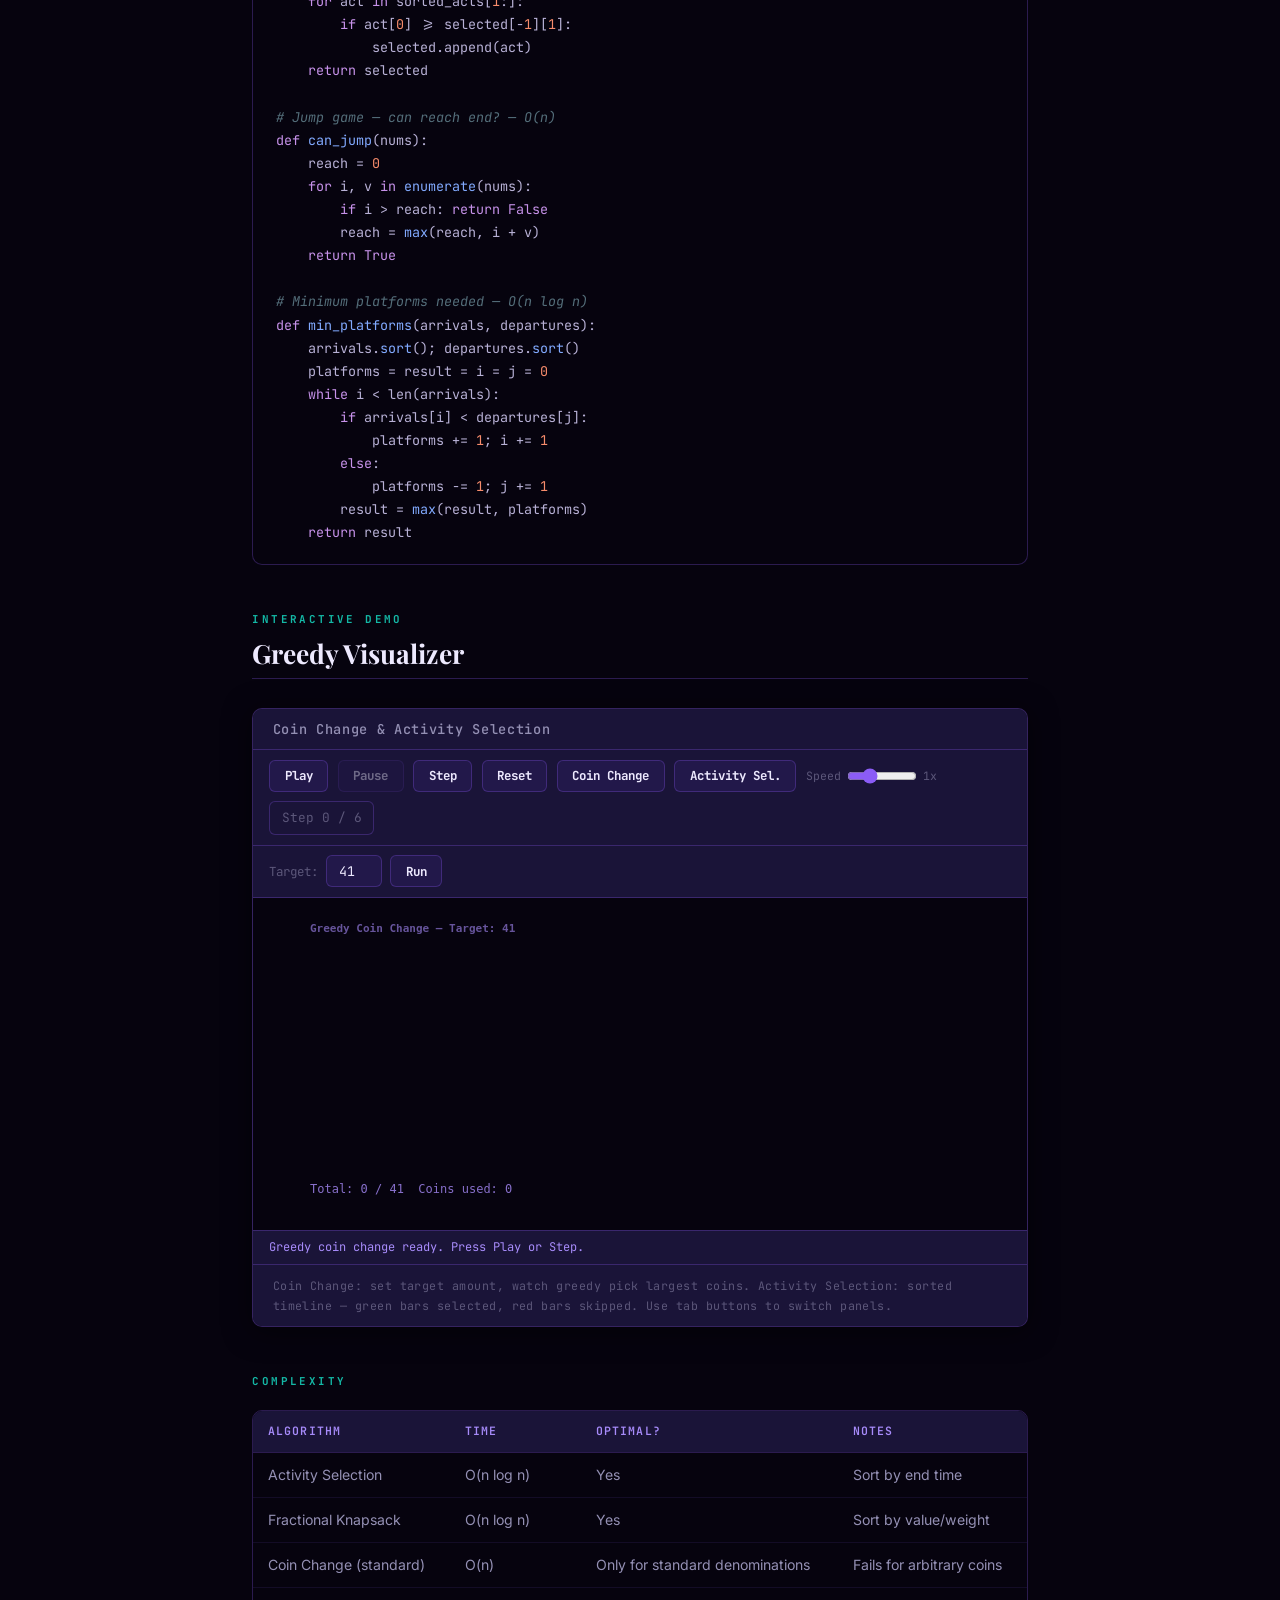
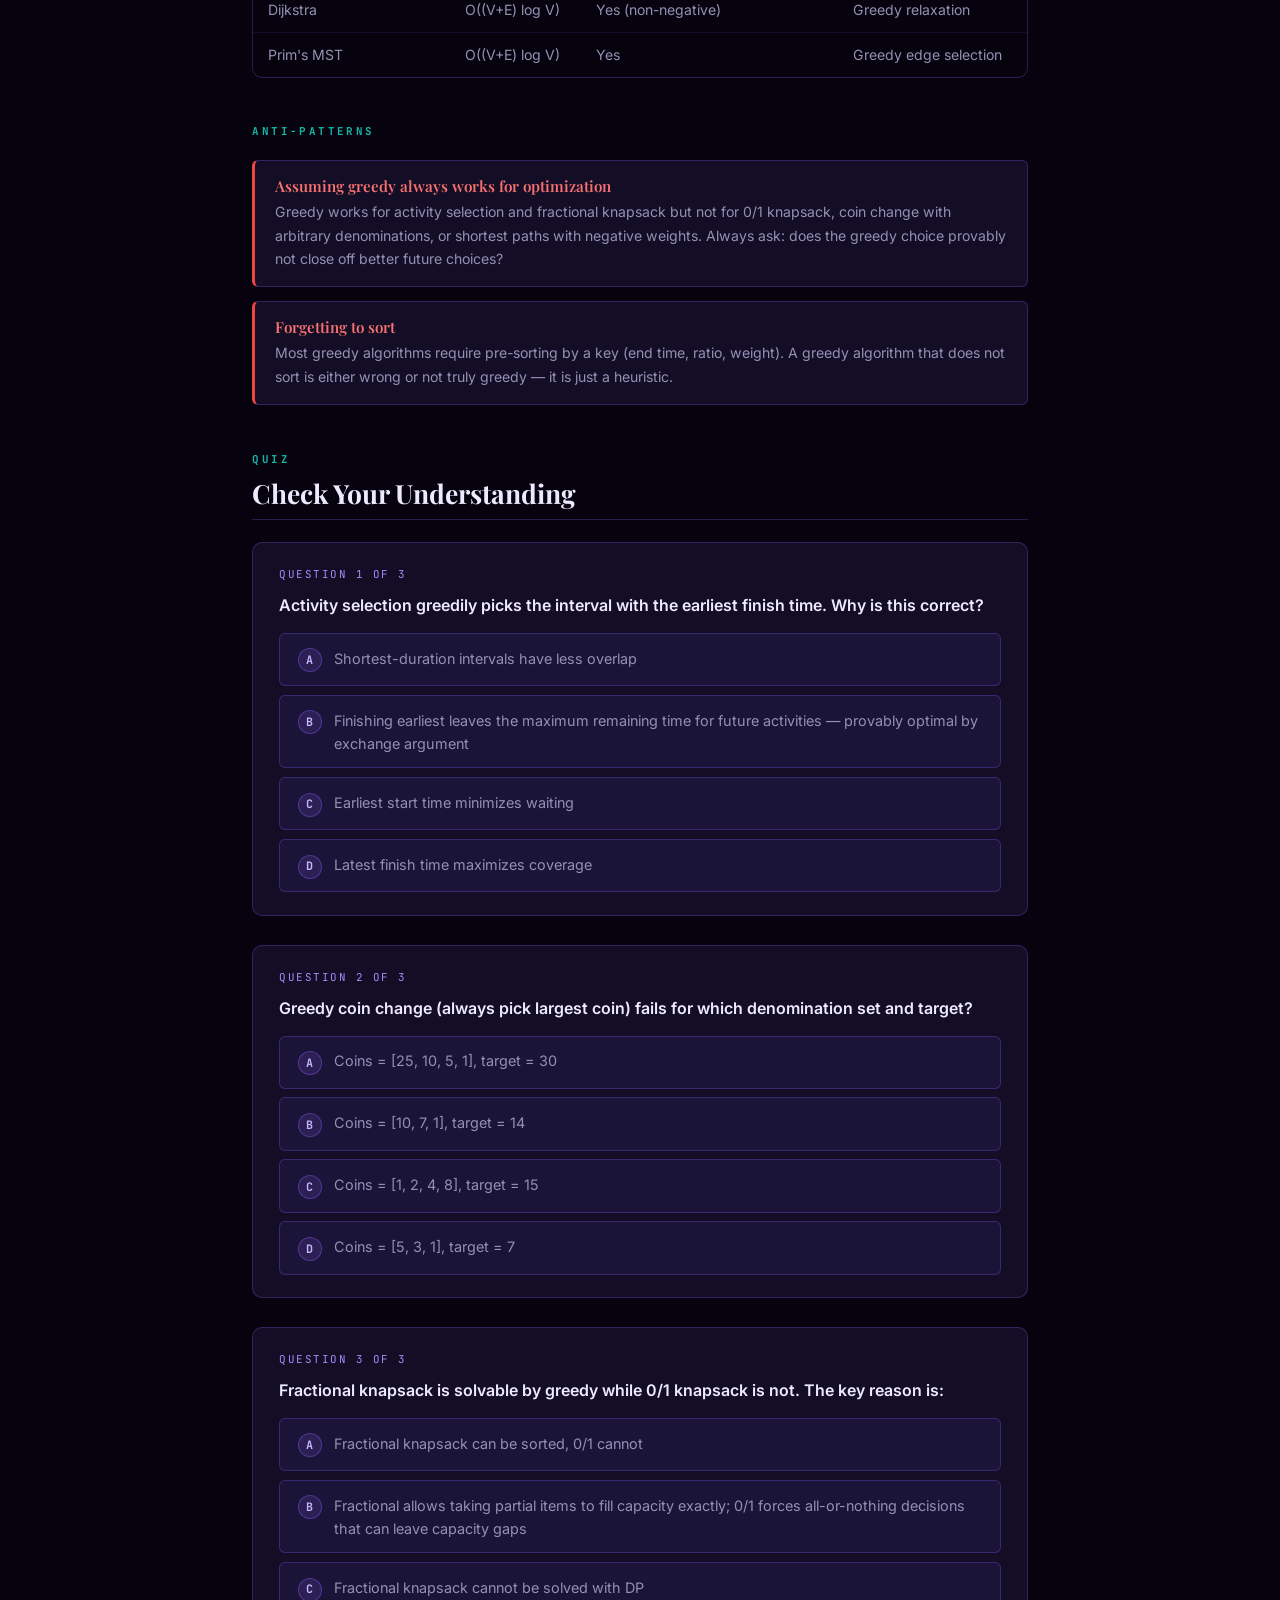
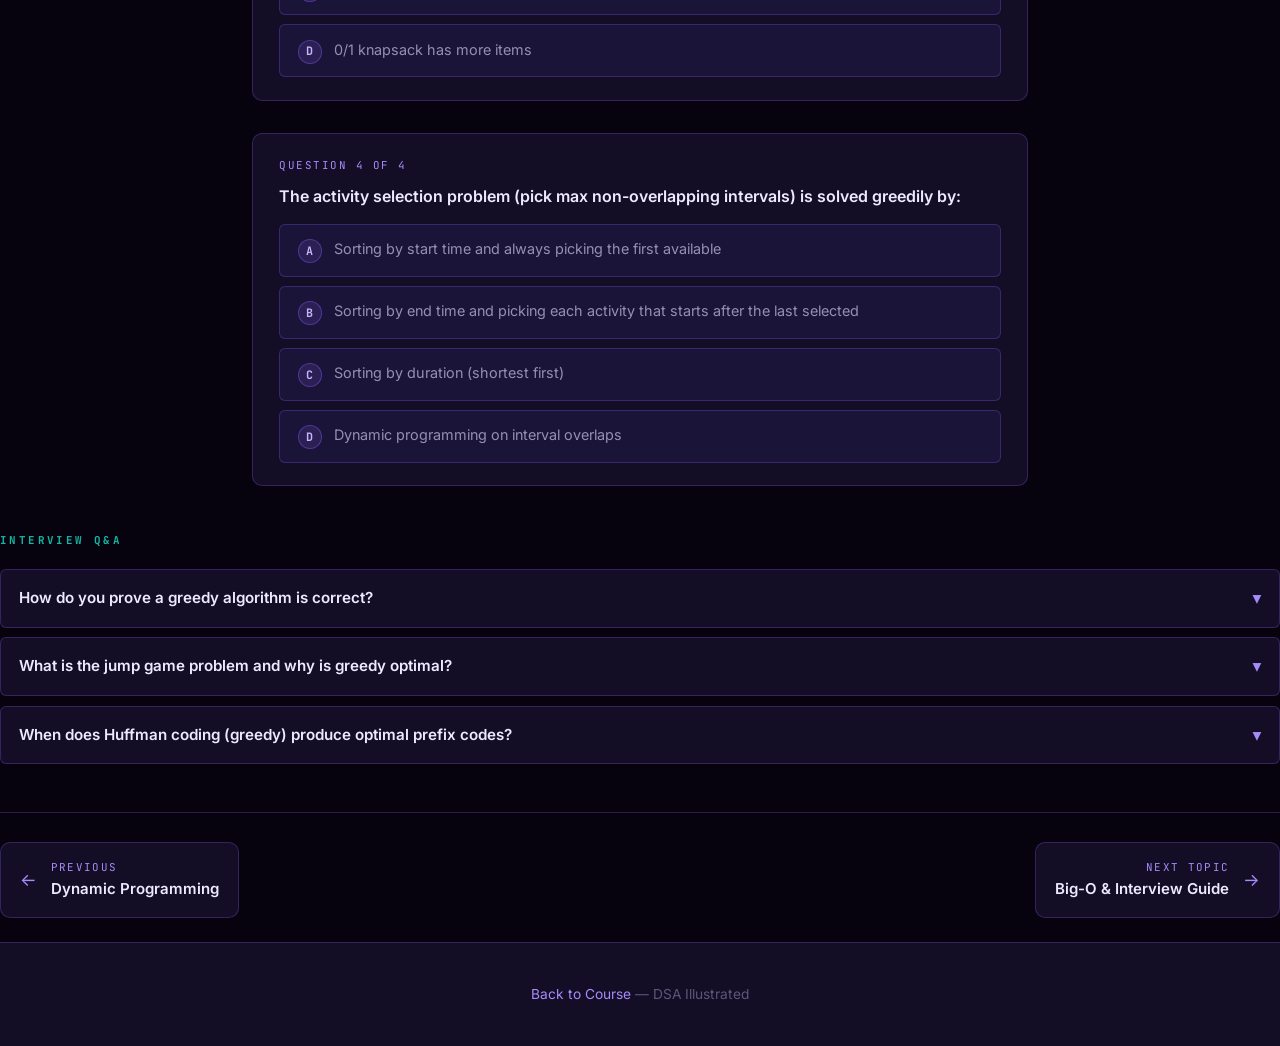
<file: topics/11-greedy.html>
<!DOCTYPE html>
<html lang="en">
<head>
  <meta charset="UTF-8"><meta name="viewport" content="width=device-width, initial-scale=1.0">
  <script>try{var t=localStorage.getItem('dsa-theme')||'dark';document.documentElement.setAttribute('data-theme',t)}catch(e){document.documentElement.setAttribute('data-theme','dark')}</script>
  <title>Greedy Algorithms — DSA Illustrated</title>
  <link rel="stylesheet" href="../css/style.css">
  <style>:root{--topic-color:#14B8A6}</style>
</head>
<body>
<div class="reading-progress" id="reading-progress"></div>
<nav class="navbar">
  <div class="navbar-inner">
    <a class="navbar-brand" href="../index.html"><span class="brand-icon" style="color:var(--primary-soft)">&#9670;</span>DSA Illustrated</a>
    <div class="navbar-links"><a href="../index.html#topics">All Topics</a></div>
    <div class="navbar-actions"><button class="btn-icon" id="theme-toggle">&#9788;</button></div>
  </div>
</nav>
<div class="container">
  <div class="breadcrumb"><a href="../index.html">Home</a><span class="breadcrumb-sep">›</span><a href="../index.html#topics">Course</a><span class="breadcrumb-sep">›</span><span>Greedy</span></div>
  <div class="topic-header">
    <div class="topic-badge">Topic 11</div>
    <h1>Greedy <span class="accent">Algorithms</span></h1>
    <p class="subtitle">Greedy algorithms make the locally optimal choice at each step, hoping to reach the globally optimal solution. When they work, they are fast and elegant. When they do not, they give wrong answers — knowing the difference is the skill.</p>
    <div class="company-badges"><span class="badge">Google</span><span class="badge">Amazon</span><span class="badge">Meta</span><span class="badge">Uber</span></div>
  </div>
  <div class="at-a-glance reveal">
    <h3>At a Glance</h3>
    <ul>
      <li><strong>Greedy choice property</strong> — a globally optimal solution can be reached by making locally optimal choices. Must be proven (not assumed) for each problem.</li>
      <li><strong>Optimal substructure</strong> — the optimal solution to the problem contains optimal solutions to subproblems. Shared with DP — but greedy requires the greedy choice to be safe without exploring alternatives.</li>
      <li><strong>When greedy fails</strong> — coin change with non-standard denominations (e.g., [10,7,1], target=14: greedy gives 10+1+1+1=4 coins; DP gives 7+7=2 coins). Always verify greedy correctness.</li>
      <li><strong>Classic greedy problems</strong> — activity selection, fractional knapsack, Huffman coding, Dijkstra, Prim's MST, Kruskal's MST, interval scheduling.</li>
    </ul>
  </div>
  <div class="section-label">Core Concepts</div>
  <div class="mini-cards">
    <div class="mini-card"><h4>Activity Selection</h4><p>Select maximum non-overlapping intervals. Greedy: always pick the interval with the earliest finish time. Provably optimal — finishing earlier leaves more room for future intervals. O(n log n) to sort, O(n) to select.</p></div>
    <div class="mini-card"><h4>Fractional Knapsack</h4><p>Items can be split. Greedy: sort by value/weight ratio (descending). Take as much of the highest-ratio item as possible. O(n log n). Unlike 0/1 knapsack, greedy works here because fractions allow exact capacity fill.</p></div>
    <div class="mini-card"><h4>Huffman Coding</h4><p>Build optimal prefix-free code. Greedy: always merge the two lowest-frequency nodes into a new internal node. Repeat until one tree. Guarantees minimum total encoded length.</p></div>
    <div class="mini-card"><h4>Interval Scheduling</h4><p>Variant: minimum number of platforms/rooms needed. Sort start and end times separately. Two-pointer scan — when a train arrives (start[i]), increment platforms; when one departs (end[j]), decrement. Peak is the answer.</p></div>
  </div>
  <div class="code-block">
    <div class="cb-header"><div class="cb-dots"><div class="cb-dot"></div><div class="cb-dot"></div><div class="cb-dot"></div></div><span class="cb-lang">Python</span></div>
    <pre><span class="cmt"># Activity selection — O(n log n)</span>
<span class="kw">def</span> <span class="fn">activity_selection</span>(activities):
    <span class="cmt"># activities: list of (start, end)</span>
    sorted_acts = <span class="fn">sorted</span>(activities, key=<span class="kw">lambda</span> x: x[<span class="num">1</span>])
    selected = [sorted_acts[<span class="num">0</span>]]
    <span class="kw">for</span> act <span class="kw">in</span> sorted_acts[<span class="num">1</span>:]:
        <span class="kw">if</span> act[<span class="num">0</span>] >= selected[-<span class="num">1</span>][<span class="num">1</span>]:
            selected.append(act)
    <span class="kw">return</span> selected

<span class="cmt"># Jump game — can reach end? — O(n)</span>
<span class="kw">def</span> <span class="fn">can_jump</span>(nums):
    reach = <span class="num">0</span>
    <span class="kw">for</span> i, v <span class="kw">in</span> <span class="fn">enumerate</span>(nums):
        <span class="kw">if</span> i > reach: <span class="kw">return False</span>
        reach = <span class="fn">max</span>(reach, i + v)
    <span class="kw">return True</span>

<span class="cmt"># Minimum platforms needed — O(n log n)</span>
<span class="kw">def</span> <span class="fn">min_platforms</span>(arrivals, departures):
    arrivals.<span class="fn">sort</span>(); departures.<span class="fn">sort</span>()
    platforms = result = i = j = <span class="num">0</span>
    <span class="kw">while</span> i < len(arrivals):
        <span class="kw">if</span> arrivals[i] < departures[j]:
            platforms += <span class="num">1</span>; i += <span class="num">1</span>
        <span class="kw">else</span>:
            platforms -= <span class="num">1</span>; j += <span class="num">1</span>
        result = <span class="fn">max</span>(result, platforms)
    <span class="kw">return</span> result</pre>
  </div>
  <div class="section-label">Interactive Demo</div>
  <h2 class="section-title">Greedy Visualizer</h2>
  <div class="demo-section">
    <div class="demo-header"><h3>Coin Change &amp; Activity Selection</h3></div>
    <div id="demo-greedy"><div class="demo-canvas-wrap"></div></div>
    <div class="demo-hint">Coin Change: set target amount, watch greedy pick largest coins. Activity Selection: sorted timeline — green bars selected, red bars skipped. Use tab buttons to switch panels.</div>
  </div>
  <div class="section-label">Complexity</div>
  <div class="table-wrap">
    <table class="compare-table">
      <thead><tr><th>Algorithm</th><th>Time</th><th>Optimal?</th><th>Notes</th></tr></thead>
      <tbody>
        <tr><td>Activity Selection</td><td>O(n log n)</td><td>Yes</td><td>Sort by end time</td></tr>
        <tr><td>Fractional Knapsack</td><td>O(n log n)</td><td>Yes</td><td>Sort by value/weight</td></tr>
        <tr><td>Coin Change (standard)</td><td>O(n)</td><td>Only for standard denominations</td><td>Fails for arbitrary coins</td></tr>
        <tr><td>Dijkstra</td><td>O((V+E) log V)</td><td>Yes (non-negative)</td><td>Greedy relaxation</td></tr>
        <tr><td>Prim's MST</td><td>O((V+E) log V)</td><td>Yes</td><td>Greedy edge selection</td></tr>
      </tbody>
    </table>
  </div>
  <div class="section-label">Anti-patterns</div>
  <div class="antipatterns">
    <div class="antipattern"><h4>Assuming greedy always works for optimization</h4><p>Greedy works for activity selection and fractional knapsack but not for 0/1 knapsack, coin change with arbitrary denominations, or shortest paths with negative weights. Always ask: does the greedy choice provably not close off better future choices?</p></div>
    <div class="antipattern"><h4>Forgetting to sort</h4><p>Most greedy algorithms require pre-sorting by a key (end time, ratio, weight). A greedy algorithm that does not sort is either wrong or not truly greedy — it is just a heuristic.</p></div>
  </div>
  <div class="section-label">Quiz</div>
  <h2 class="section-title">Check Your Understanding</h2>
  <div class="quiz-section">
    <div class="quiz-question">
      <div class="quiz-q-num">Question 1 of 3</div>
      <div class="quiz-q-text">Activity selection greedily picks the interval with the earliest finish time. Why is this correct?</div>
      <div class="quiz-options">
        <div class="quiz-option" data-correct="false" data-explanation="Shortest duration does not guarantee maximum count — a short interval in the middle might block two later ones."><span class="opt-letter">A</span>Shortest-duration intervals have less overlap</div>
        <div class="quiz-option" data-correct="true" data-explanation="Finishing earliest leaves the maximum remaining time for future activities. Any optimal solution that starts with a different first activity can be modified to use the earliest-ending one without losing activities — an exchange argument proves this."><span class="opt-letter">B</span>Finishing earliest leaves the maximum remaining time for future activities — provably optimal by exchange argument</div>
        <div class="quiz-option" data-correct="false" data-explanation="Earliest start time can block future activities with long durations."><span class="opt-letter">C</span>Earliest start time minimizes waiting</div>
        <div class="quiz-option" data-correct="false" data-explanation="Latest finish time would be the worst choice."><span class="opt-letter">D</span>Latest finish time maximizes coverage</div>
      </div>
      <div class="quiz-feedback"></div>
    </div>
    <div class="quiz-question">
      <div class="quiz-q-num">Question 2 of 3</div>
      <div class="quiz-q-text">Greedy coin change (always pick largest coin) fails for which denomination set and target?</div>
      <div class="quiz-options">
        <div class="quiz-option" data-correct="false" data-explanation="Standard US coins [25,10,5,1] always work with greedy."><span class="opt-letter">A</span>Coins = [25, 10, 5, 1], target = 30</div>
        <div class="quiz-option" data-correct="true" data-explanation="Greedy picks 10+1+1+1 = 4 coins. DP finds 7+7 = 2 coins. Greedy fails because 7 and 7 require not picking the 10 first."><span class="opt-letter">B</span>Coins = [10, 7, 1], target = 14</div>
        <div class="quiz-option" data-correct="false" data-explanation="Powers of 2 denominations are one case where greedy is optimal."><span class="opt-letter">C</span>Coins = [1, 2, 4, 8], target = 15</div>
        <div class="quiz-option" data-correct="false" data-explanation="With coins [5, 3, 1] and target 7: greedy picks 5+1+1=3 coins; DP picks 5+1+1=3 or 3+3+1=3 — same. Not a failure case."><span class="opt-letter">D</span>Coins = [5, 3, 1], target = 7</div>
      </div>
      <div class="quiz-feedback"></div>
    </div>
    <div class="quiz-question">
      <div class="quiz-q-num">Question 3 of 3</div>
      <div class="quiz-q-text">Fractional knapsack is solvable by greedy while 0/1 knapsack is not. The key reason is:</div>
      <div class="quiz-options">
        <div class="quiz-option" data-correct="false" data-explanation="Sorting works in both cases — it is not the differentiating factor."><span class="opt-letter">A</span>Fractional knapsack can be sorted, 0/1 cannot</div>
        <div class="quiz-option" data-correct="true" data-explanation="In fractional knapsack, taking part of an item to fill remaining capacity never wastes it. In 0/1, you must take all or nothing — leaving gaps that the highest-ratio item cannot fill exactly, making greedy suboptimal."><span class="opt-letter">B</span>Fractional allows taking partial items to fill capacity exactly; 0/1 forces all-or-nothing decisions that can leave capacity gaps</div>
        <div class="quiz-option" data-correct="false" data-explanation="DP also applies to fractional knapsack, just unnecessarily."><span class="opt-letter">C</span>Fractional knapsack cannot be solved with DP</div>
        <div class="quiz-option" data-correct="false" data-explanation="Item count is not the determining factor."><span class="opt-letter">D</span>0/1 knapsack has more items</div>
      </div>
      <div class="quiz-feedback"></div>
    </div>
  </div>
    <div class="quiz-question">
      <div class="quiz-q-num">Question 4 of 4</div>
      <div class="quiz-q-text">The activity selection problem (pick max non-overlapping intervals) is solved greedily by:</div>
      <div class="quiz-options">
        <div class="quiz-option" data-correct="false" data-explanation="Sorting by start time does not lead to the optimal selection — an early-starting long activity blocks many short ones."><span class="opt-letter">A</span>Sorting by start time and always picking the first available</div>
        <div class="quiz-option" data-correct="true" data-explanation="Sorting by end time and greedily picking each non-overlapping activity maximizes the number of activities. The exchange argument proves that the earliest-finishing activity never prevents a better choice."><span class="opt-letter">B</span>Sorting by end time and picking each activity that starts after the last selected</div>
        <div class="quiz-option" data-correct="false" data-explanation="Shortest duration does not guarantee maximum count of non-overlapping activities."><span class="opt-letter">C</span>Sorting by duration (shortest first)</div>
        <div class="quiz-option" data-correct="false" data-explanation="DP solves this in O(n^2) — greedy gives O(n log n) and is provably optimal."><span class="opt-letter">D</span>Dynamic programming on interval overlaps</div>
      </div>
      <div class="quiz-feedback"></div>
    </div>
  </div>
  <div class="section-label">Interview Q&amp;A</div>
  <div class="qa-section">
    <div class="qa-item"><button class="qa-q">How do you prove a greedy algorithm is correct?<span class="qa-chevron">&#9662;</span></button><div class="qa-a"><div class="qa-a-inner">Two main proof techniques: (1) <strong>Exchange argument</strong> — take any optimal solution. Show you can swap its first choice with the greedy choice without making things worse. Repeat until the optimal solution matches the greedy solution. (2) <strong>Greedy stays ahead</strong> — inductively prove that after each greedy step, the greedy solution is at least as good as any other solution at the same step. Without a proof, a greedy algorithm is just a heuristic.</div></div></div>
    <div class="qa-item"><button class="qa-q">What is the jump game problem and why is greedy optimal?<span class="qa-chevron">&#9662;</span></button><div class="qa-a"><div class="qa-a-inner">Given an array where nums[i] = max jump from index i, can you reach the last index? Greedy: track the furthest index reachable. For each index i: if i &gt; reach, you cannot get here — return false. Otherwise: reach = max(reach, i + nums[i]). Return true. Greedy is optimal because the maximum reachable index is a monotonic property — extending reach never hurts you. O(n) time, O(1) space.</div></div></div>
    <div class="qa-item"><button class="qa-q">When does Huffman coding (greedy) produce optimal prefix codes?<span class="qa-chevron">&#9662;</span></button><div class="qa-a"><div class="qa-a-inner">Huffman coding builds an optimal prefix-free code by greedily merging the two lowest-frequency symbols at each step. It is provably optimal for any set of symbol frequencies. Key insight: the two least-frequent symbols should have the longest codes (deepest in the tree) — greedy always places them at the bottom. Proof by exchange argument: any swap of a symbol with higher frequency to a lower position only increases the total encoding length. Used in gzip, JPEG, MP3.</div></div></div>
  </div>
  <div class="topic-nav">
    <a href="10-dynamic-programming.html" class="topic-nav-link"><div class="topic-nav-arrow">&#8592;</div><div><div class="topic-nav-label">Previous</div><div class="topic-nav-title">Dynamic Programming</div></div></a>
    <a href="12-interview-guide.html" class="topic-nav-link next"><div class="topic-nav-arrow">&#8594;</div><div><div class="topic-nav-label">Next Topic</div><div class="topic-nav-title">Big-O &amp; Interview Guide</div></div></a>
  </div>
</div>
<footer class="site-footer" style="margin-top:0"><p class="footer-sub"><a href="../index.html" style="color:var(--primary-soft)">Back to Course</a> &mdash; DSA Illustrated</p></footer>
<script src="../js/main.js"></script><script src="../js/demos.js"></script>
</body></html>
</file>
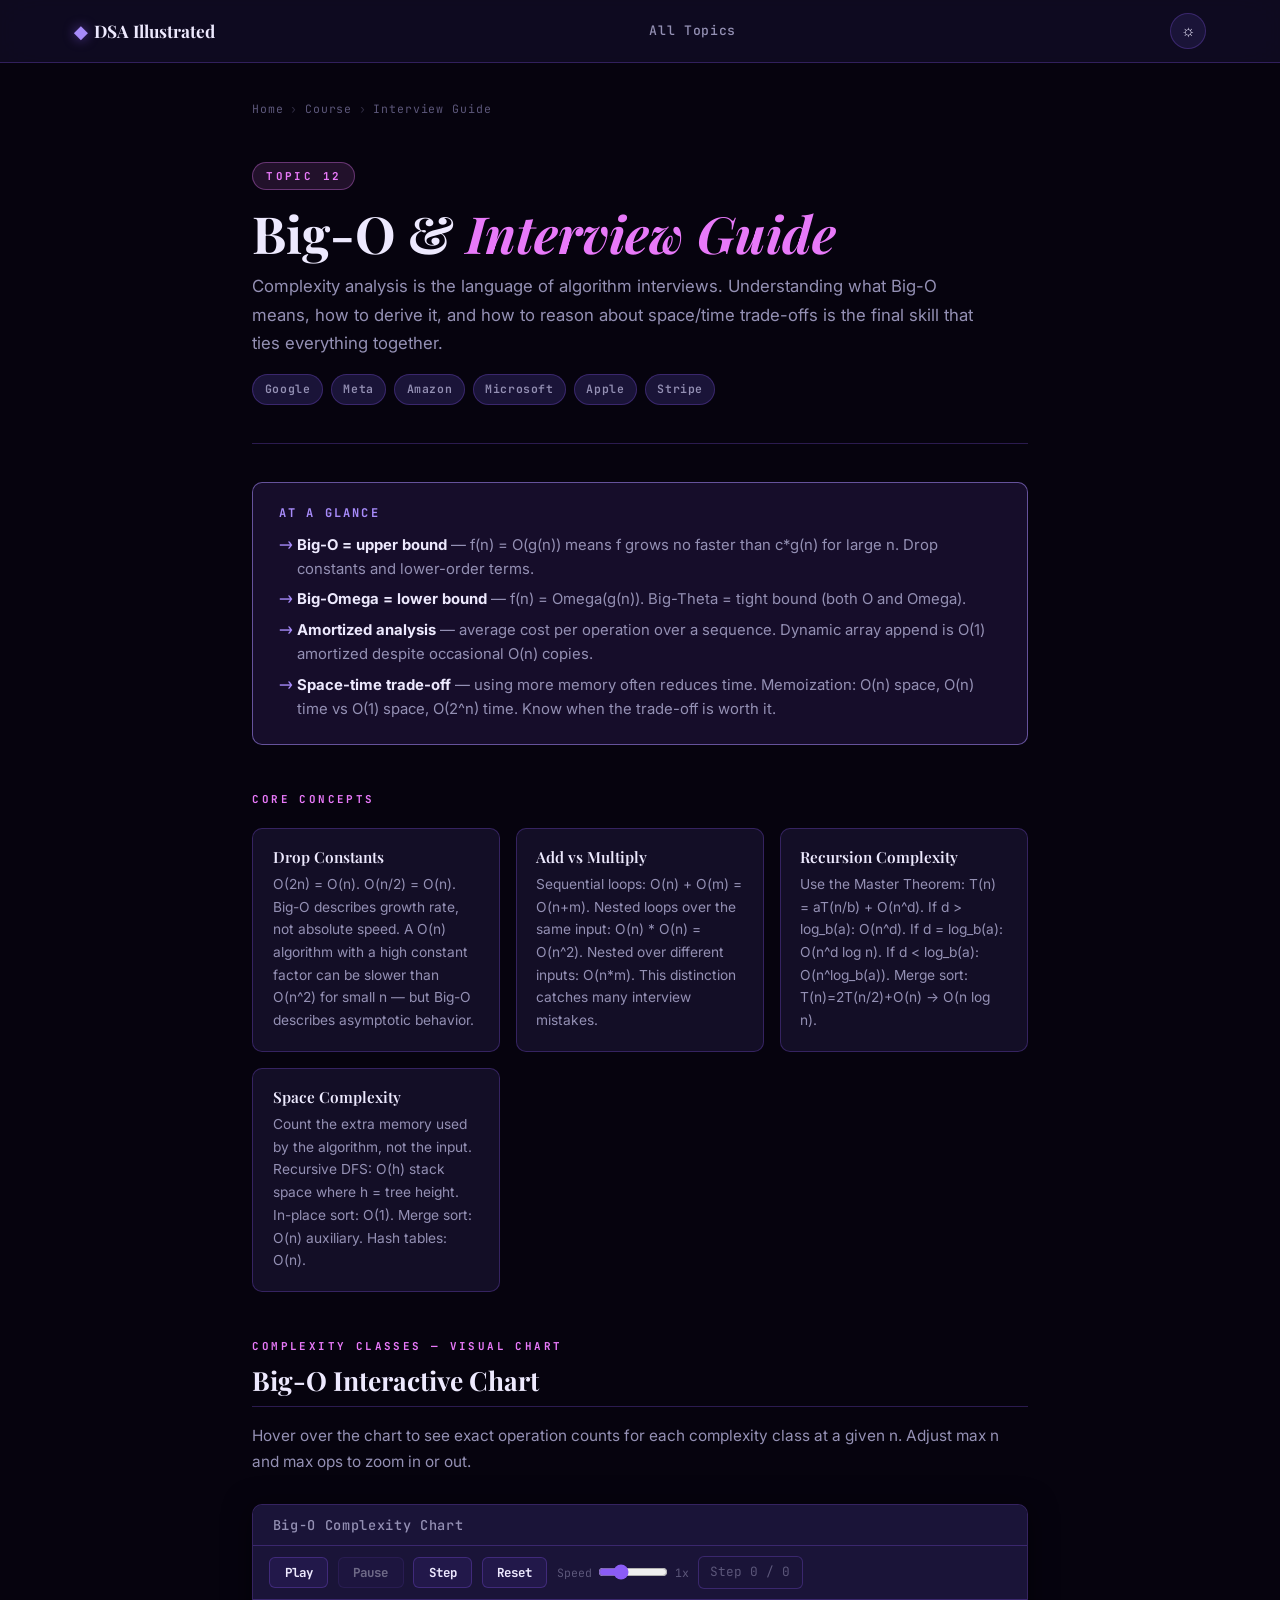
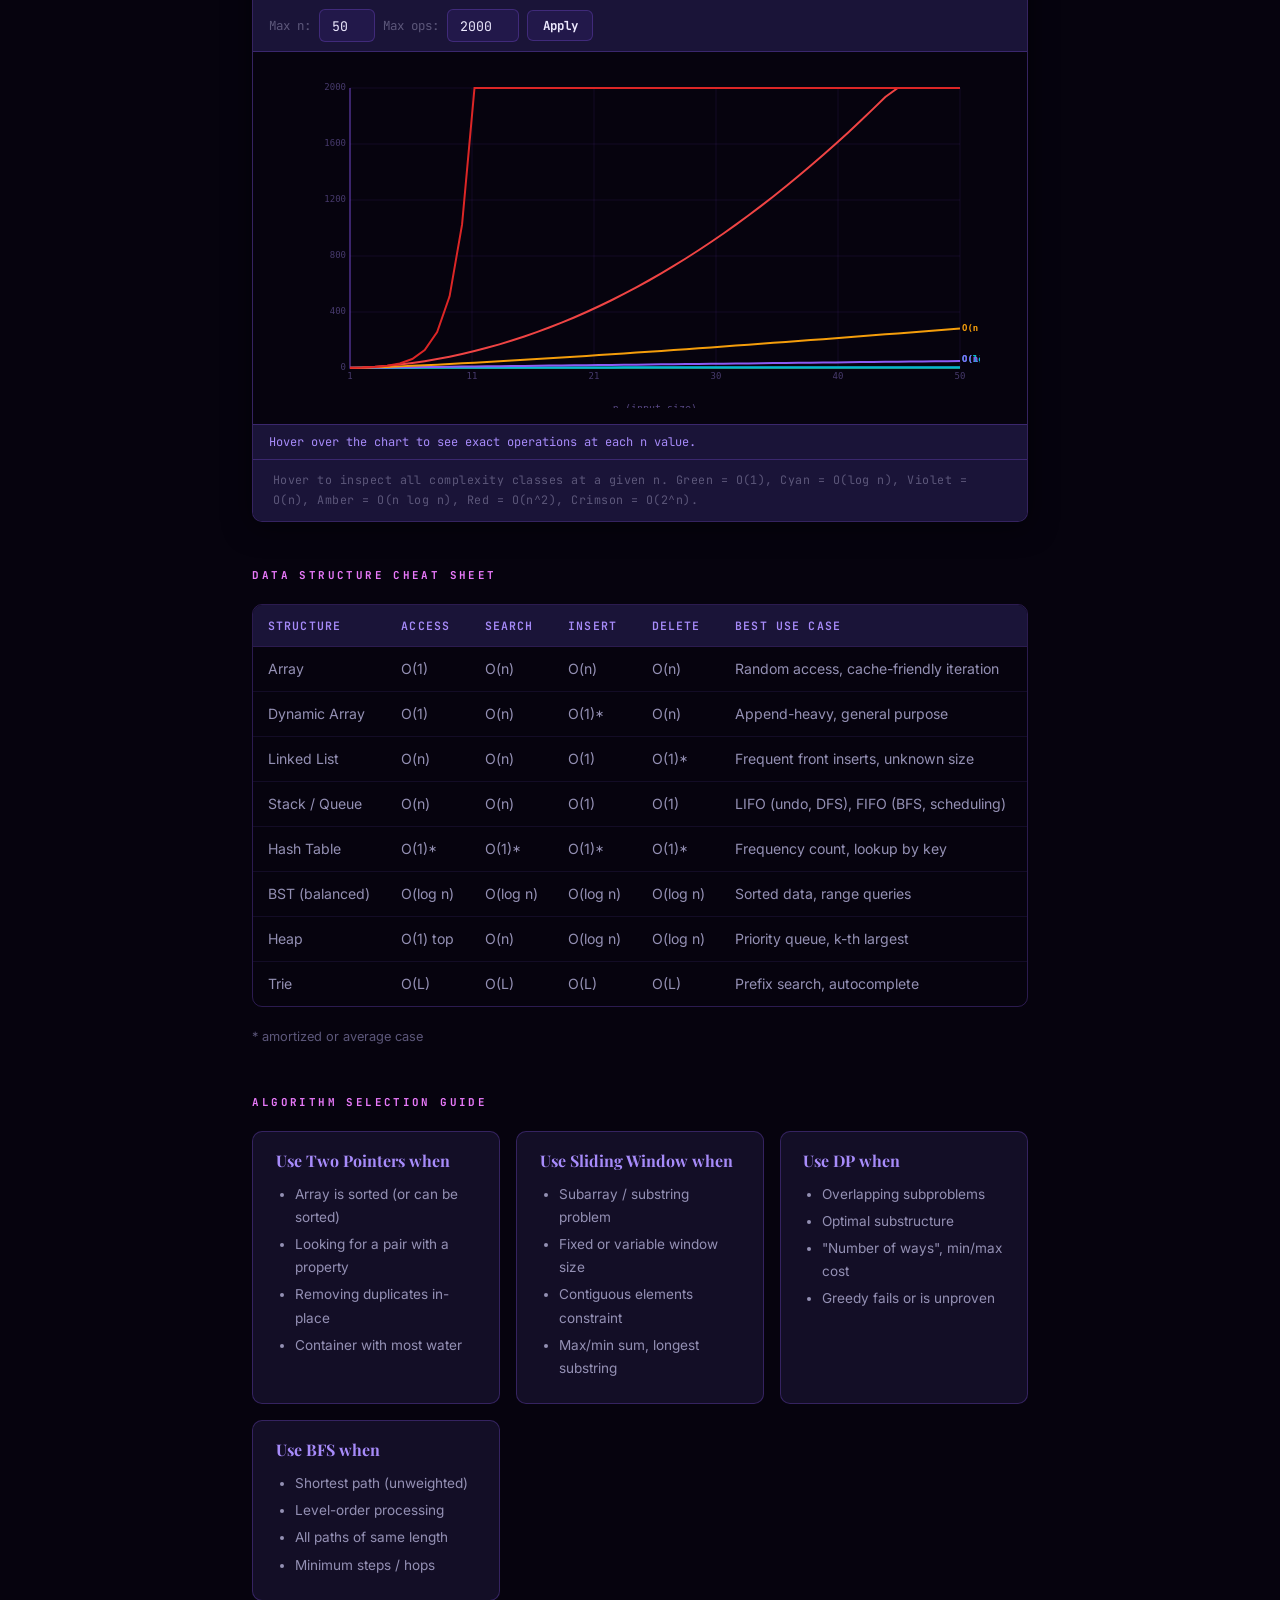
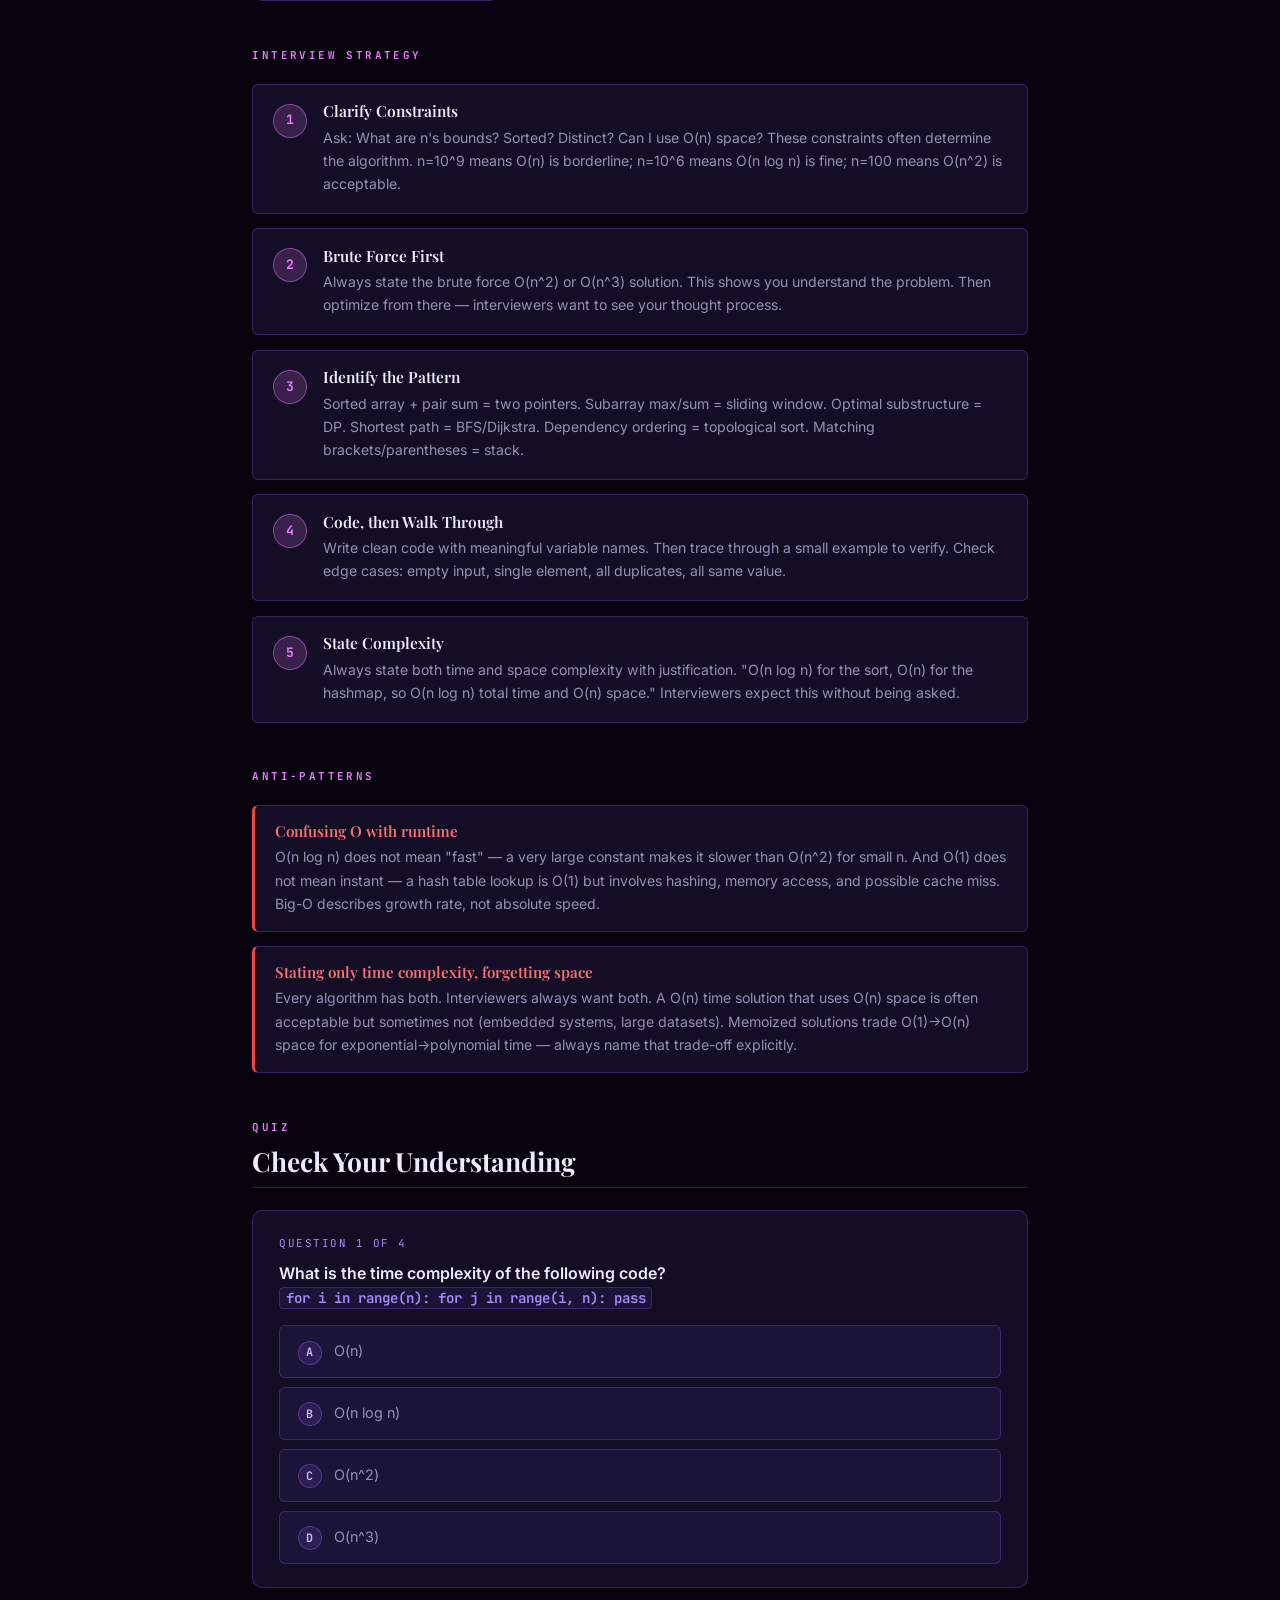
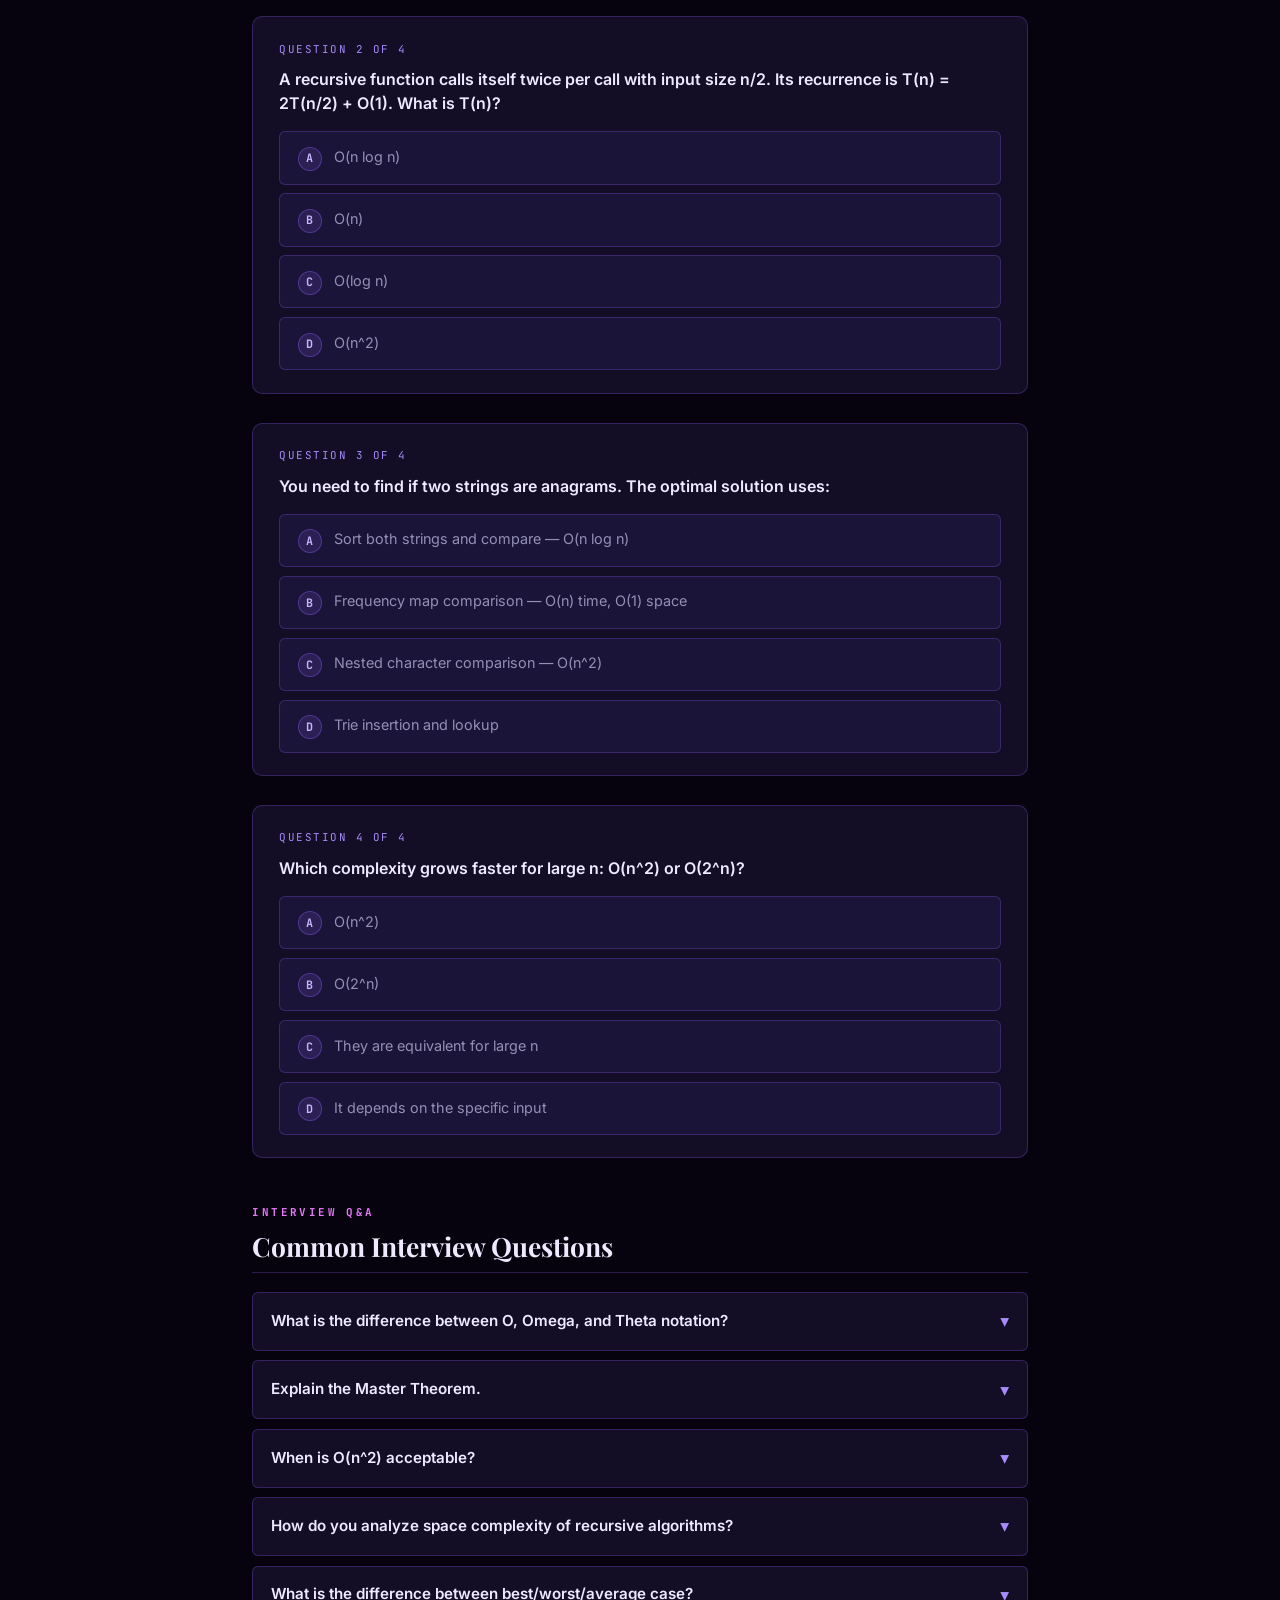
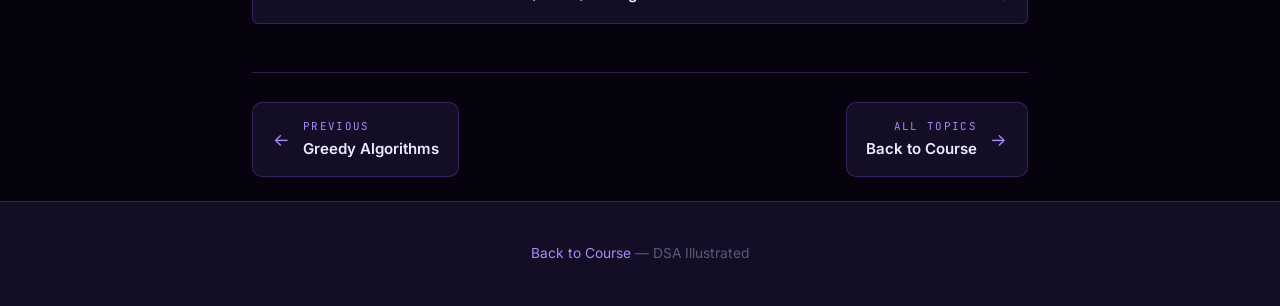
<file: topics/12-interview-guide.html>
<!DOCTYPE html>
<html lang="en">
<head>
  <meta charset="UTF-8"><meta name="viewport" content="width=device-width, initial-scale=1.0">
  <script>try{var t=localStorage.getItem('dsa-theme')||'dark';document.documentElement.setAttribute('data-theme',t)}catch(e){document.documentElement.setAttribute('data-theme','dark')}</script>
  <title>Big-O &amp; Interview Guide — DSA Illustrated</title>
  <link rel="stylesheet" href="../css/style.css">
  <style>:root{--topic-color:#E879F9}</style>
</head>
<body>
<div class="reading-progress" id="reading-progress"></div>
<nav class="navbar">
  <div class="navbar-inner">
    <a class="navbar-brand" href="../index.html"><span class="brand-icon" style="color:var(--primary-soft)">&#9670;</span>DSA Illustrated</a>
    <div class="navbar-links"><a href="../index.html#topics">All Topics</a></div>
    <div class="navbar-actions"><button class="btn-icon" id="theme-toggle">&#9788;</button></div>
  </div>
</nav>
<div class="container">
  <div class="breadcrumb"><a href="../index.html">Home</a><span class="breadcrumb-sep">›</span><a href="../index.html#topics">Course</a><span class="breadcrumb-sep">›</span><span>Interview Guide</span></div>
  <div class="topic-header">
    <div class="topic-badge">Topic 12</div>
    <h1>Big-O &amp; <span class="accent">Interview Guide</span></h1>
    <p class="subtitle">Complexity analysis is the language of algorithm interviews. Understanding what Big-O means, how to derive it, and how to reason about space/time trade-offs is the final skill that ties everything together.</p>
    <div class="company-badges"><span class="badge">Google</span><span class="badge">Meta</span><span class="badge">Amazon</span><span class="badge">Microsoft</span><span class="badge">Apple</span><span class="badge">Stripe</span></div>
  </div>
  <div class="at-a-glance reveal">
    <h3>At a Glance</h3>
    <ul>
      <li><strong>Big-O = upper bound</strong> — f(n) = O(g(n)) means f grows no faster than c*g(n) for large n. Drop constants and lower-order terms.</li>
      <li><strong>Big-Omega = lower bound</strong> — f(n) = Omega(g(n)). Big-Theta = tight bound (both O and Omega).</li>
      <li><strong>Amortized analysis</strong> — average cost per operation over a sequence. Dynamic array append is O(1) amortized despite occasional O(n) copies.</li>
      <li><strong>Space-time trade-off</strong> — using more memory often reduces time. Memoization: O(n) space, O(n) time vs O(1) space, O(2^n) time. Know when the trade-off is worth it.</li>
    </ul>
  </div>
  <div class="section-label">Core Concepts</div>
  <div class="mini-cards">
    <div class="mini-card"><h4>Drop Constants</h4><p>O(2n) = O(n). O(n/2) = O(n). Big-O describes growth rate, not absolute speed. A O(n) algorithm with a high constant factor can be slower than O(n^2) for small n — but Big-O describes asymptotic behavior.</p></div>
    <div class="mini-card"><h4>Add vs Multiply</h4><p>Sequential loops: O(n) + O(m) = O(n+m). Nested loops over the same input: O(n) * O(n) = O(n^2). Nested over different inputs: O(n*m). This distinction catches many interview mistakes.</p></div>
    <div class="mini-card"><h4>Recursion Complexity</h4><p>Use the Master Theorem: T(n) = aT(n/b) + O(n^d). If d &gt; log_b(a): O(n^d). If d = log_b(a): O(n^d log n). If d &lt; log_b(a): O(n^log_b(a)). Merge sort: T(n)=2T(n/2)+O(n) → O(n log n).</p></div>
    <div class="mini-card"><h4>Space Complexity</h4><p>Count the extra memory used by the algorithm, not the input. Recursive DFS: O(h) stack space where h = tree height. In-place sort: O(1). Merge sort: O(n) auxiliary. Hash tables: O(n).</p></div>
  </div>
  <div class="section-label">Complexity Classes — Visual Chart</div>
  <h2 class="section-title">Big-O Interactive Chart</h2>
  <p class="section-desc">Hover over the chart to see exact operation counts for each complexity class at a given n. Adjust max n and max ops to zoom in or out.</p>
  <div class="demo-section">
    <div class="demo-header"><h3>Big-O Complexity Chart</h3></div>
    <div id="demo-dsa-interview"><div class="demo-canvas-wrap"></div></div>
    <div class="demo-hint">Hover to inspect all complexity classes at a given n. Green = O(1), Cyan = O(log n), Violet = O(n), Amber = O(n log n), Red = O(n^2), Crimson = O(2^n).</div>
  </div>

  <div class="section-label">Data Structure Cheat Sheet</div>
  <div class="table-wrap">
    <table class="compare-table">
      <thead><tr><th>Structure</th><th>Access</th><th>Search</th><th>Insert</th><th>Delete</th><th>Best Use Case</th></tr></thead>
      <tbody>
        <tr><td>Array</td><td>O(1)</td><td>O(n)</td><td>O(n)</td><td>O(n)</td><td>Random access, cache-friendly iteration</td></tr>
        <tr><td>Dynamic Array</td><td>O(1)</td><td>O(n)</td><td>O(1)*</td><td>O(n)</td><td>Append-heavy, general purpose</td></tr>
        <tr><td>Linked List</td><td>O(n)</td><td>O(n)</td><td>O(1)</td><td>O(1)*</td><td>Frequent front inserts, unknown size</td></tr>
        <tr><td>Stack / Queue</td><td>O(n)</td><td>O(n)</td><td>O(1)</td><td>O(1)</td><td>LIFO (undo, DFS), FIFO (BFS, scheduling)</td></tr>
        <tr><td>Hash Table</td><td>O(1)*</td><td>O(1)*</td><td>O(1)*</td><td>O(1)*</td><td>Frequency count, lookup by key</td></tr>
        <tr><td>BST (balanced)</td><td>O(log n)</td><td>O(log n)</td><td>O(log n)</td><td>O(log n)</td><td>Sorted data, range queries</td></tr>
        <tr><td>Heap</td><td>O(1) top</td><td>O(n)</td><td>O(log n)</td><td>O(log n)</td><td>Priority queue, k-th largest</td></tr>
        <tr><td>Trie</td><td>O(L)</td><td>O(L)</td><td>O(L)</td><td>O(L)</td><td>Prefix search, autocomplete</td></tr>
      </tbody>
    </table>
  </div>
  <p style="font-size:0.8rem;color:var(--text-muted);margin-top:0.5rem">* amortized or average case</p>

  <div class="section-label">Algorithm Selection Guide</div>
  <div class="comparison-grid">
    <div class="comparison-card">
      <h4>Use Two Pointers when</h4>
      <ul>
        <li>Array is sorted (or can be sorted)</li>
        <li>Looking for a pair with a property</li>
        <li>Removing duplicates in-place</li>
        <li>Container with most water</li>
      </ul>
    </div>
    <div class="comparison-card">
      <h4>Use Sliding Window when</h4>
      <ul>
        <li>Subarray / substring problem</li>
        <li>Fixed or variable window size</li>
        <li>Contiguous elements constraint</li>
        <li>Max/min sum, longest substring</li>
      </ul>
    </div>
    <div class="comparison-card">
      <h4>Use DP when</h4>
      <ul>
        <li>Overlapping subproblems</li>
        <li>Optimal substructure</li>
        <li>"Number of ways", min/max cost</li>
        <li>Greedy fails or is unproven</li>
      </ul>
    </div>
    <div class="comparison-card">
      <h4>Use BFS when</h4>
      <ul>
        <li>Shortest path (unweighted)</li>
        <li>Level-order processing</li>
        <li>All paths of same length</li>
        <li>Minimum steps / hops</li>
      </ul>
    </div>
  </div>

  <div class="section-label">Interview Strategy</div>
  <div class="steps">
    <div class="step-item"><div class="step-num">1</div><div><h4>Clarify Constraints</h4><p>Ask: What are n's bounds? Sorted? Distinct? Can I use O(n) space? These constraints often determine the algorithm. n=10^9 means O(n) is borderline; n=10^6 means O(n log n) is fine; n=100 means O(n^2) is acceptable.</p></div></div>
    <div class="step-item"><div class="step-num">2</div><div><h4>Brute Force First</h4><p>Always state the brute force O(n^2) or O(n^3) solution. This shows you understand the problem. Then optimize from there — interviewers want to see your thought process.</p></div></div>
    <div class="step-item"><div class="step-num">3</div><div><h4>Identify the Pattern</h4><p>Sorted array + pair sum = two pointers. Subarray max/sum = sliding window. Optimal substructure = DP. Shortest path = BFS/Dijkstra. Dependency ordering = topological sort. Matching brackets/parentheses = stack.</p></div></div>
    <div class="step-item"><div class="step-num">4</div><div><h4>Code, then Walk Through</h4><p>Write clean code with meaningful variable names. Then trace through a small example to verify. Check edge cases: empty input, single element, all duplicates, all same value.</p></div></div>
    <div class="step-item"><div class="step-num">5</div><div><h4>State Complexity</h4><p>Always state both time and space complexity with justification. "O(n log n) for the sort, O(n) for the hashmap, so O(n log n) total time and O(n) space." Interviewers expect this without being asked.</p></div></div>
  </div>

  <div class="section-label">Anti-patterns</div>
  <div class="antipatterns">
    <div class="antipattern"><h4>Confusing O with runtime</h4><p>O(n log n) does not mean "fast" — a very large constant makes it slower than O(n^2) for small n. And O(1) does not mean instant — a hash table lookup is O(1) but involves hashing, memory access, and possible cache miss. Big-O describes growth rate, not absolute speed.</p></div>
    <div class="antipattern"><h4>Stating only time complexity, forgetting space</h4><p>Every algorithm has both. Interviewers always want both. A O(n) time solution that uses O(n) space is often acceptable but sometimes not (embedded systems, large datasets). Memoized solutions trade O(1)→O(n) space for exponential→polynomial time — always name that trade-off explicitly.</p></div>
  </div>
  <div class="section-label">Quiz</div>
  <h2 class="section-title">Check Your Understanding</h2>
  <div class="quiz-section">
    <div class="quiz-question">
      <div class="quiz-q-num">Question 1 of 4</div>
      <div class="quiz-q-text">What is the time complexity of the following code?<br><code>for i in range(n): for j in range(i, n): pass</code></div>
      <div class="quiz-options">
        <div class="quiz-option" data-correct="false" data-explanation="O(n) would be a single loop."><span class="opt-letter">A</span>O(n)</div>
        <div class="quiz-option" data-correct="false" data-explanation="O(n log n) requires a halving pattern in one of the loops."><span class="opt-letter">B</span>O(n log n)</div>
        <div class="quiz-option" data-correct="true" data-explanation="The inner loop runs n-i times. Total iterations = n + (n-1) + ... + 1 = n(n+1)/2 = O(n^2)."><span class="opt-letter">C</span>O(n^2)</div>
        <div class="quiz-option" data-correct="false" data-explanation="O(n^3) would require three nested loops."><span class="opt-letter">D</span>O(n^3)</div>
      </div>
      <div class="quiz-feedback"></div>
    </div>
    <div class="quiz-question">
      <div class="quiz-q-num">Question 2 of 4</div>
      <div class="quiz-q-text">A recursive function calls itself twice per call with input size n/2. Its recurrence is T(n) = 2T(n/2) + O(1). What is T(n)?</div>
      <div class="quiz-options">
        <div class="quiz-option" data-correct="false" data-explanation="O(n log n) would require O(n) work per level, not O(1)."><span class="opt-letter">A</span>O(n log n)</div>
        <div class="quiz-option" data-correct="true" data-explanation="Master theorem: a=2, b=2, d=0. log_b(a) = log2(2) = 1. d=0 &lt; 1, so T(n) = O(n^log_b(a)) = O(n). This is the recurrence for binary tree traversal."><span class="opt-letter">B</span>O(n)</div>
        <div class="quiz-option" data-correct="false" data-explanation="O(log n) would require one recursive call, not two."><span class="opt-letter">C</span>O(log n)</div>
        <div class="quiz-option" data-correct="false" data-explanation="O(n^2) would require O(n) work per call."><span class="opt-letter">D</span>O(n^2)</div>
      </div>
      <div class="quiz-feedback"></div>
    </div>
    <div class="quiz-question">
      <div class="quiz-q-num">Question 3 of 4</div>
      <div class="quiz-q-text">You need to find if two strings are anagrams. The optimal solution uses:</div>
      <div class="quiz-options">
        <div class="quiz-option" data-correct="false" data-explanation="Sorting both strings is O(n log n) — not optimal."><span class="opt-letter">A</span>Sort both strings and compare — O(n log n)</div>
        <div class="quiz-option" data-correct="true" data-explanation="Count character frequencies in a hashmap (or 26-element array). Compare frequency maps. O(n) time, O(1) space (26 letter alphabet is constant)."><span class="opt-letter">B</span>Frequency map comparison — O(n) time, O(1) space</div>
        <div class="quiz-option" data-correct="false" data-explanation="O(n^2) character comparison is too slow."><span class="opt-letter">C</span>Nested character comparison — O(n^2)</div>
        <div class="quiz-option" data-correct="false" data-explanation="Trie is for prefix queries — not anagram detection."><span class="opt-letter">D</span>Trie insertion and lookup</div>
      </div>
      <div class="quiz-feedback"></div>
    </div>
    <div class="quiz-question">
      <div class="quiz-q-num">Question 4 of 4</div>
      <div class="quiz-q-text">Which complexity grows faster for large n: O(n^2) or O(2^n)?</div>
      <div class="quiz-options">
        <div class="quiz-option" data-correct="false" data-explanation="O(n^2) is polynomial — it grows much slower than exponential."><span class="opt-letter">A</span>O(n^2)</div>
        <div class="quiz-option" data-correct="true" data-explanation="Exponential O(2^n) dwarfs polynomial O(n^2) for large n. At n=100: n^2 = 10,000. 2^100 ≈ 10^30. This is why exponential algorithms are impractical."><span class="opt-letter">B</span>O(2^n)</div>
        <div class="quiz-option" data-correct="false" data-explanation="They are not equivalent — exponential grows far faster."><span class="opt-letter">C</span>They are equivalent for large n</div>
        <div class="quiz-option" data-correct="false" data-explanation="Growth rate depends on input — but for large n, O(2^n) is always larger."><span class="opt-letter">D</span>It depends on the specific input</div>
      </div>
      <div class="quiz-feedback"></div>
    </div>
  </div>

  <div class="section-label">Interview Q&amp;A</div>
  <h2 class="section-title">Common Interview Questions</h2>
  <div class="qa-section">
    <div class="qa-item"><button class="qa-q">What is the difference between O, Omega, and Theta notation?<span class="qa-chevron">&#9662;</span></button><div class="qa-a"><div class="qa-a-inner"><strong>O(g)</strong>: upper bound. f(n) grows no faster than g(n). Most commonly used. <strong>Omega(g)</strong>: lower bound. f(n) grows at least as fast as g(n). <strong>Theta(g)</strong>: tight bound. f(n) grows exactly at the rate of g(n) — both O and Omega. In interviews, "O(n log n)" usually means Theta(n log n) informally. The information-theoretic lower bound for comparison sorting is Omega(n log n).</div></div></div>
    <div class="qa-item"><button class="qa-q">Explain the Master Theorem.<span class="qa-chevron">&#9662;</span></button><div class="qa-a"><div class="qa-a-inner">For divide-and-conquer T(n) = aT(n/b) + O(n^d): <strong>Case 1:</strong> d &gt; log_b(a) → O(n^d). Work at top level dominates. <strong>Case 2:</strong> d = log_b(a) → O(n^d log n). Work balanced across levels. <strong>Case 3:</strong> d &lt; log_b(a) → O(n^log_b(a)). Work at leaf level dominates. Examples: merge sort a=2, b=2, d=1 → log_b(a)=1=d → O(n log n). Binary search a=1, b=2, d=0 → log_2(1)=0=d → O(log n).</div></div></div>
    <div class="qa-item"><button class="qa-q">When is O(n^2) acceptable?<span class="qa-chevron">&#9662;</span></button><div class="qa-a"><div class="qa-a-inner">With n &lt;= 10^4, O(n^2) is around 10^8 operations — borderline. With n &lt;= 10^3, O(n^2) is easily acceptable. With n &lt;= 100, even O(n^3) works. Rules of thumb: 10^8 operations per second on modern hardware. n=10^5: need O(n log n) or better. n=10^6: need O(n). n=10^9: need O(log n) or O(1). Always check constraints before coding.</div></div></div>
    <div class="qa-item"><button class="qa-q">How do you analyze space complexity of recursive algorithms?<span class="qa-chevron">&#9662;</span></button><div class="qa-a"><div class="qa-a-inner">Space = maximum stack depth * space per call. Binary search (recursive): O(log n) call stack depth * O(1) per frame = O(log n). Merge sort: O(log n) depth * O(n) auxiliary merge space = O(n). DFS on balanced tree: O(h) where h=log n. DFS on skewed tree: O(n). Fibonacci without memoization: O(n) stack depth despite O(2^n) total calls — only one path is on the stack at a time.</div></div></div>
    <div class="qa-item"><button class="qa-q">What is the difference between best/worst/average case?<span class="qa-chevron">&#9662;</span></button><div class="qa-a"><div class="qa-a-inner"><strong>Best case:</strong> minimum over all inputs of size n. Quicksort on already-sorted input (with median pivot): O(n log n). <strong>Worst case:</strong> maximum over all inputs. Quicksort with always-last-element pivot on sorted input: O(n^2). <strong>Average case:</strong> expected over random inputs. Quicksort average: O(n log n). In interviews, state worst case unless told otherwise. Amortized is different — it is average cost per operation over a sequence, not over inputs.</div></div></div>
  </div>

  <div class="topic-nav">
    <a href="11-greedy.html" class="topic-nav-link"><div class="topic-nav-arrow">&#8592;</div><div><div class="topic-nav-label">Previous</div><div class="topic-nav-title">Greedy Algorithms</div></div></a>
    <a href="../index.html" class="topic-nav-link next"><div class="topic-nav-arrow">&#8594;</div><div><div class="topic-nav-label">All Topics</div><div class="topic-nav-title">Back to Course</div></div></a>
  </div>
</div>
<footer class="site-footer" style="margin-top:0"><p class="footer-sub"><a href="../index.html" style="color:var(--primary-soft)">Back to Course</a> &mdash; DSA Illustrated</p></footer>
<script src="../js/main.js"></script><script src="../js/demos.js"></script>
</body></html>
</file>
<file: css/style.css>
/* =============================================================
   DSA Illustrated — style.css  v1.0
   Animation-first dark course. Primary #8B5CF6 violet.
   Playfair Display + Inter + JetBrains Mono.
   ============================================================= */
@import url('https://fonts.googleapis.com/css2?family=Playfair+Display:ital,wght@0,400;0,600;0,700;0,900;1,400;1,700&family=Inter:wght@300;400;500;600;700&family=JetBrains+Mono:wght@300;400;500;700&display=swap');

:root {
  --bg:          #06030e;
  --surface:     #130e26;
  --surface-2:   #1a1438;
  --surface-3:   #22184a;
  --primary:        #8B5CF6;
  --primary-soft:   #A78BFA;
  --primary-faint:  rgba(139,92,246,0.12);
  --secondary:  #F59E0B;
  --accent:     #10B981;
  --error:      #EF4444;
  --text:       #EDE9FE;
  --text-soft:  #9490B4;
  --text-muted: #5C577A;
  --border:         rgba(139,92,246,0.28);
  --border-hi:      rgba(167,139,250,0.55);
  --shadow-sm:  0 2px 10px rgba(0,0,0,0.6);
  --shadow-md:  0 8px 28px rgba(0,0,0,0.7);
  --shadow-lg:  0 20px 56px rgba(139,92,246,0.28);
  --glow:       0 0 20px rgba(139,92,246,0.4);
  --font-display: 'Playfair Display', Georgia, serif;
  --font-head:    'Playfair Display', Georgia, serif;
  --font-body:    'Inter', system-ui, sans-serif;
  --font-code:    'JetBrains Mono', 'Fira Code', monospace;
  --font-mono:    'JetBrains Mono', 'Fira Code', monospace;
  --radius:    10px;
  --radius-sm: 6px;
  --radius-lg: 16px;
  --transition: 0.3s cubic-bezier(0.22,1,0.36,1);
  --topic-color: #8B5CF6;
}

[data-theme="light"] {
  --bg:        #f5f3ff;
  --surface:   #ffffff;
  --surface-2: #f0ecff;
  --surface-3: #e8e3fa;
  --border:    rgba(139,92,246,0.18);
  --border-hi: rgba(139,92,246,0.4);
  --text:      #1a1535;
  --text-soft: #4a4668;
  --text-muted:#8884a0;
  --shadow-sm: 0 2px 8px rgba(33,29,53,0.07);
  --shadow-md: 0 8px 24px rgba(33,29,53,0.11);
  --shadow-lg: 0 20px 48px rgba(139,92,246,0.16);
  --primary-faint: rgba(139,92,246,0.08);
  --glow:      0 0 16px rgba(139,92,246,0.2);
}

*, *::before, *::after { box-sizing: border-box; margin: 0; padding: 0; }
html { scroll-behavior: smooth; }
body {
  font-family: var(--font-body);
  background: var(--bg);
  color: var(--text);
  line-height: 1.72;
  -webkit-font-smoothing: antialiased;
  overflow-x: hidden;
  transition: background 0.4s ease, color 0.4s ease;
}
h1,h2,h3,h4 { font-family: var(--font-head); line-height: 1.2; }
a { color: var(--primary-soft); text-decoration: none; }
a:hover { color: var(--primary-soft); }
img,svg { max-width: 100%; }
table { border-collapse: collapse; width: 100%; }
code {
  font-family: var(--font-mono); font-size: 0.88em;
  background: var(--surface-2); border: 1px solid var(--border);
  padding: 0.1em 0.4em; border-radius: 4px; color: var(--primary-soft);
}
::selection { background: var(--primary); color: #fff; }

.reading-progress {
  position: fixed; top: 0; left: 0;
  height: 2px; width: 0%;
  background: linear-gradient(90deg, var(--primary), var(--secondary));
  z-index: 1001;
  border-radius: 0 2px 2px 0;
  box-shadow: 0 0 14px var(--primary), 0 0 28px rgba(139,92,246,0.4);
  transition: width 80ms linear;
}

.navbar {
  position: fixed; top: 0; left: 0; right: 0; z-index: 1000;
  background: color-mix(in srgb, var(--surface) 72%, transparent);
  backdrop-filter: blur(20px) saturate(180%);
  -webkit-backdrop-filter: blur(20px) saturate(180%);
  border-bottom: 1px solid var(--border);
  transition: background var(--transition);
}
.navbar-inner {
  max-width: 1180px; margin: 0 auto;
  padding: 0.8rem 1.5rem;
  display: flex; align-items: center; justify-content: space-between; gap: 1rem;
}
.navbar-brand {
  font-family: var(--font-head); font-weight: 700; font-size: 1.08rem;
  color: var(--text); display: flex; align-items: center; gap: 0.45rem;
  white-space: nowrap;
}
.brand-icon { filter: drop-shadow(0 0 6px rgba(139,92,246,0.6)); }
.navbar-links { display: flex; align-items: center; gap: 1.4rem; }
.navbar-links a {
  font-family: var(--font-mono); font-size: 0.82rem; letter-spacing: 0.05em;
  color: var(--text-soft); font-weight: 500;
  transition: color var(--transition);
  position: relative;
}
.navbar-links a::after {
  content: ''; position: absolute; left: 0; bottom: -3px;
  width: 0; height: 1px; background: var(--primary-soft);
  transition: width var(--transition);
}
.navbar-links a:hover { color: var(--primary-soft); }
.navbar-links a:hover::after { width: 100%; }
.btn-icon {
  background: var(--surface-2); border: 1px solid var(--border);
  border-radius: 50%; width: 36px; height: 36px; cursor: pointer;
  display: grid; place-items: center; font-size: 1rem;
  transition: transform var(--transition), box-shadow var(--transition);
  color: var(--text);
}
.btn-icon:hover { transform: rotate(22deg) scale(1.1); box-shadow: 0 0 14px var(--primary); }

.reveal {
  opacity: 0;
  transform: translateY(28px);
  transition: opacity 0.65s ease, transform 0.65s cubic-bezier(0.22,1,0.36,1);
}
.reveal.visible { opacity: 1; transform: none; }

.container {
  max-width: 820px; margin: 0 auto; padding: 0 1.4rem;
  padding-top: 5rem;
}

.breadcrumb {
  font-family: var(--font-mono); font-size: 0.72rem; letter-spacing: 0.08em;
  color: var(--text-muted); margin: 1.2rem 0 0.6rem;
}
.breadcrumb a { color: var(--text-muted); }
.breadcrumb a:hover { color: var(--primary-soft); }
.breadcrumb-sep { margin: 0 0.4rem; opacity: 0.5; }

.topic-header {
  padding: 2rem 0 1.6rem;
  border-bottom: 1px solid var(--border);
  margin-bottom: 2.4rem;
}
.topic-badge {
  display: inline-block;
  font-family: var(--font-mono); font-size: 0.68rem; font-weight: 700;
  letter-spacing: 0.22em; text-transform: uppercase;
  color: var(--topic-color);
  background: color-mix(in srgb, var(--topic-color) 12%, transparent);
  border: 1px solid color-mix(in srgb, var(--topic-color) 35%, transparent);
  padding: 0.25rem 0.8rem; border-radius: 999px; margin-bottom: 0.9rem;
}
.topic-header h1 {
  font-size: clamp(2rem, 5vw, 3.2rem);
  font-weight: 700; line-height: 1.1;
  color: var(--text); margin-bottom: 0.7rem;
}
.topic-header h1 .accent { color: var(--topic-color); font-style: italic; }
.subtitle {
  font-size: 1.05rem; color: var(--text-soft); line-height: 1.7;
  max-width: 66ch; margin-bottom: 1rem;
}
.topic-meta { display: flex; gap: 0.5rem; flex-wrap: wrap; margin: 0.8rem 0; }
.tag {
  font-family: var(--font-mono); font-size: 0.73rem; letter-spacing: 0.06em;
  color: var(--text-soft); background: var(--surface-2);
  border: 1px solid var(--border); padding: 0.25rem 0.7rem;
  border-radius: 999px;
}
.company-badges { display: flex; flex-wrap: wrap; gap: 0.5rem; margin: 0.8rem 0; }
.badge {
  font-family: var(--font-mono); font-size: 0.72rem; font-weight: 600;
  letter-spacing: 0.05em; color: var(--text-soft);
  background: var(--surface-2); border: 1px solid var(--border);
  padding: 0.28rem 0.72rem; border-radius: 999px;
  transition: border-color var(--transition), color var(--transition);
}
.badge:hover { border-color: var(--primary-soft); color: var(--primary-soft); }

.at-a-glance {
  background: var(--primary-faint);
  border: 1px solid var(--border-hi);
  border-radius: var(--radius);
  padding: 1.4rem 1.6rem;
  margin: 0 0 2.2rem;
}
.at-a-glance h3 {
  font-family: var(--font-mono); font-size: 0.75rem; letter-spacing: 0.18em;
  text-transform: uppercase; color: var(--primary-soft); margin-bottom: 0.85rem;
}
.at-a-glance ul { list-style: none; display: flex; flex-direction: column; gap: 0.45rem; }
.at-a-glance li {
  font-size: 0.93rem; color: var(--text-soft); line-height: 1.6;
  padding-left: 1.2em; position: relative;
}
.at-a-glance li::before { content: '->'; position: absolute; left: 0; color: var(--primary-soft); font-weight: 700; font-family: var(--font-mono); font-size: 0.75rem; top: 0.15em; }
.at-a-glance li strong { color: var(--text); }

.section-block { margin: 2.8rem 0; }
.section-block h2 {
  font-size: 1.65rem; font-weight: 700; color: var(--text);
  margin-bottom: 0.9rem; padding-bottom: 0.55rem;
  border-bottom: 1px solid var(--border);
}
.section-block h3 {
  font-size: 1.1rem; font-weight: 600; color: var(--text); margin: 1.4rem 0 0.5rem;
}
.section-block p {
  color: var(--text-soft); font-size: 0.97rem; line-height: 1.78; margin-bottom: 0.85rem;
}
.section-block p strong { color: var(--text); }

.section-label {
  font-family: var(--font-mono); font-size: 0.68rem; font-weight: 700;
  letter-spacing: 0.22em; text-transform: uppercase;
  color: var(--topic-color); margin: 2.8rem 0 0.6rem;
}
.section-title {
  font-size: 1.65rem; font-weight: 700; margin-bottom: 1rem;
  padding-bottom: 0.55rem; border-bottom: 1px solid var(--border);
}
.section-desc { color: var(--text-soft); font-size: 0.96rem; margin-bottom: 1.4rem; line-height: 1.7; }

.mini-cards {
  display: grid;
  grid-template-columns: repeat(auto-fill, minmax(210px,1fr));
  gap: 1rem; margin: 1.2rem 0 2rem;
}
.mini-card {
  background: var(--surface); border: 1px solid var(--border);
  border-radius: var(--radius); padding: 1.2rem;
  transition: border-color var(--transition), box-shadow var(--transition), transform 0.2s ease;
}
.mini-card:hover {
  border-color: color-mix(in srgb, var(--topic-color) 60%, transparent);
  box-shadow: 0 4px 20px color-mix(in srgb, var(--topic-color) 18%, transparent);
  transform: translateY(-3px);
}
.mini-card h4 { font-size: 0.96rem; font-weight: 600; margin-bottom: 0.4rem; }
.mini-card p { font-size: 0.86rem; color: var(--text-soft); line-height: 1.65; margin: 0; }

.steps { display: flex; flex-direction: column; gap: 0.9rem; margin: 1.2rem 0 2rem; }
.step-item {
  display: flex; align-items: flex-start; gap: 1rem;
  background: var(--surface); border: 1px solid var(--border);
  border-radius: var(--radius-sm); padding: 1.1rem 1.2rem;
  transition: border-color var(--transition), box-shadow var(--transition);
}
.step-item:hover {
  border-color: color-mix(in srgb, var(--topic-color) 50%, transparent);
  box-shadow: 0 2px 14px color-mix(in srgb, var(--topic-color) 12%, transparent);
}
.step-num {
  flex: none; width: 34px; height: 34px; border-radius: 50%;
  background: color-mix(in srgb, var(--topic-color) 18%, transparent);
  border: 1.5px solid color-mix(in srgb, var(--topic-color) 45%, transparent);
  color: var(--topic-color);
  font-family: var(--font-mono); font-size: 0.82rem; font-weight: 700;
  display: flex; align-items: center; justify-content: center;
  margin-top: 0.1rem;
}
.step-item > div:not(.step-num) { flex: 1; min-width: 0; }
.step-item h4 { font-size: 0.97rem; font-weight: 600; margin-bottom: 0.3rem; }
.step-item p { font-size: 0.88rem; color: var(--text-soft); line-height: 1.65; margin: 0; }

.diagram-box {
  background: color-mix(in srgb, var(--surface) 90%, transparent);
  border: 1px solid var(--border); border-radius: var(--radius);
  padding: 1.4rem; margin: 1.4rem 0; overflow-x: auto;
  transition: border-color 0.25s, box-shadow 0.25s;
}
.diagram-box:hover {
  border-color: rgba(139,92,246,0.5);
  box-shadow: 0 8px 32px rgba(139,92,246,0.14), inset 0 1px 0 rgba(255,255,255,0.04);
}
.diagram-box svg { display: block; max-width: 100%; margin: 0 auto; }
.diagram-caption {
  font-family: var(--font-mono); font-size: 0.75rem; letter-spacing: 0.04em;
  color: var(--text-muted); text-align: center; margin-top: 0.85rem;
}

.code-block {
  background: #06030e; border: 1px solid var(--border);
  border-radius: var(--radius); margin: 1.4rem 0; overflow: hidden;
}
.cb-header {
  display: flex; align-items: center; gap: 0.6rem;
  padding: 0.5rem 1rem; background: var(--surface-2);
  border-bottom: 1px solid var(--border);
}
.cb-dots { display: flex; gap: 5px; }
.cb-dot { width: 11px; height: 11px; border-radius: 50%; }
.cb-dot:nth-child(1) { background: #FF5F57; }
.cb-dot:nth-child(2) { background: #FFBD2E; }
.cb-dot:nth-child(3) { background: #28C940; }
.cb-lang {
  font-family: var(--font-mono); font-size: 0.73rem; letter-spacing: 0.08em;
  color: var(--text-muted); text-transform: uppercase;
}
.code-block pre {
  padding: 1.2rem 1.4rem; font-family: var(--font-mono);
  font-size: 0.84rem; line-height: 1.72; overflow-x: auto; color: #b8b1d6;
}
.code-block .kw  { color: #c792ea; }
.code-block .fn  { color: #82aaff; }
.code-block .str { color: #c3e88d; }
.code-block .num { color: #f78c6c; }
.code-block .cmt { color: #546e7a; font-style: italic; }

.table-wrap { overflow-x: auto; margin: 1.2rem 0; border: 1px solid var(--border); border-radius: var(--radius); }
.compare-table { width: 100%; border-collapse: collapse; font-size: 0.88rem; }
.compare-table thead tr { background: var(--surface-2); }
.compare-table th {
  padding: 0.65rem 0.9rem; text-align: left;
  font-family: var(--font-mono); font-size: 0.72rem; letter-spacing: 0.1em;
  text-transform: uppercase; color: var(--primary-soft); font-weight: 600;
  border-bottom: 1px solid var(--border);
}
.compare-table td {
  padding: 0.62rem 0.9rem; color: var(--text-soft);
  border-bottom: 1px solid rgba(139,92,246,0.1);
  vertical-align: top;
}
.compare-table tr:last-child td { border-bottom: none; }
.compare-table tr:hover td { background: var(--primary-faint); }

.callout {
  display: flex; align-items: flex-start; gap: 0.85rem;
  border: 1px solid var(--border); border-radius: var(--radius-sm);
  padding: 1rem 1.1rem; margin: 1.2rem 0; background: var(--surface);
}
.callout p { font-size: 0.9rem; color: var(--text-soft); margin: 0; line-height: 1.65; }
.callout p strong { color: var(--text); }
.callout.warn { border-color: rgba(245,158,11,0.4); background: rgba(245,158,11,0.05); }
.callout.tip  { border-color: rgba(16,185,129,0.4);  background: rgba(16,185,129,0.05); }
.callout.info { border-color: var(--border-hi);       background: var(--primary-faint); }

/* ── Demo shell ─────────────────────────────────────────────── */
.demo-section {
  background: var(--surface); border: 1px solid var(--border);
  border-radius: var(--radius); overflow: hidden; margin: 1.8rem 0;
  box-shadow: 0 4px 28px rgba(0,0,0,0.5), inset 0 1px 0 rgba(255,255,255,0.04);
}
.demo-header {
  display: flex; align-items: center; justify-content: space-between; gap: 0.8rem;
  padding: 0.75rem 1.2rem; background: var(--surface-2);
  border-bottom: 1px solid var(--border); flex-wrap: wrap;
}
.demo-header h3 {
  font-family: var(--font-mono); font-size: 0.85rem; font-weight: 500;
  letter-spacing: 0.05em; color: var(--text-soft); margin: 0;
}
.demo-controls { display: flex; gap: 0.5rem; flex-wrap: wrap; align-items: center; }
.demo-btn {
  font-family: var(--font-mono); font-size: 0.78rem; letter-spacing: 0.05em;
  padding: 0.4rem 0.85rem; border-radius: var(--radius-sm);
  border: 1px solid var(--border); background: var(--surface-3);
  color: var(--text-soft); cursor: pointer;
  transition: border-color var(--transition), color var(--transition), box-shadow var(--transition);
}
.demo-btn:hover { border-color: var(--primary-soft); color: var(--primary-soft); box-shadow: 0 0 10px rgba(139,92,246,0.2); }
.demo-btn.active { border-color: var(--primary-soft); color: var(--primary-soft); background: rgba(139,92,246,0.12); }
.demo-canvas-wrap {
  display: flex; align-items: center; justify-content: center;
  background: #06030e; min-height: 320px; padding: 1rem;
  position: relative; overflow: hidden;
}
.demo-canvas-wrap canvas { border-radius: 4px; display: block; }
.demo-hint {
  padding: 0.65rem 1.2rem;
  font-family: var(--font-mono); font-size: 0.73rem; letter-spacing: 0.04em;
  color: var(--text-muted); border-top: 1px solid var(--border);
  background: var(--surface-2);
}
.demo-input {
  font-family: var(--font-mono); font-size: 0.83rem;
  background: var(--surface-3); border: 1px solid var(--border);
  color: var(--text); border-radius: var(--radius-sm);
  padding: 0.38rem 0.7rem; outline: none; width: 72px;
  transition: border-color var(--transition);
}
.demo-input:focus { border-color: var(--primary-soft); box-shadow: 0 0 0 3px rgba(139,92,246,0.15); }

/* ── Algo controls (Play/Pause/Step/Reset + speed + counter) ── */
.algo-controls{display:flex;align-items:center;gap:0.6rem;flex-wrap:wrap;padding:0.6rem 1rem;background:var(--surface-2);border-bottom:1px solid var(--border)}
.algo-btn{background:var(--surface-3);border:1px solid var(--border);
  color:var(--text);padding:0.4rem 0.9rem;border-radius:var(--radius-sm);
  cursor:pointer;font-family:var(--font-code);font-size:0.78rem;font-weight:700;
  transition:border-color var(--transition),color var(--transition),background var(--transition)}
.algo-btn:hover{border-color:var(--primary-soft);color:var(--primary-soft)}
.algo-btn.active{background:rgba(139,92,246,0.2);border-color:var(--primary);color:#A78BFA}
.algo-btn:disabled{opacity:0.4;cursor:not-allowed}
.speed-wrap{display:flex;align-items:center;gap:0.4rem;font-family:var(--font-mono);font-size:0.72rem;color:var(--text-muted)}
.speed-wrap input[type=range]{width:70px;accent-color:var(--primary)}
.step-counter{font-family:var(--font-code);font-size:0.8rem;color:var(--text-muted);
  background:var(--surface-2);padding:0.3rem 0.7rem;border-radius:var(--radius-sm);
  border:1px solid var(--border)}
.status-bar{font-family:var(--font-code);font-size:0.75rem;color:var(--primary-soft);
  padding:0.4rem 1rem;background:var(--surface-2);border-top:1px solid var(--border);
  min-height:2rem}

/* ── Quiz ───────────────────────────────────────────────────── */
.quiz-section { display: flex; flex-direction: column; gap: 1.8rem; margin: 1.4rem 0 2rem; }
.quiz-question {
  background: var(--surface); border: 1px solid var(--border);
  border-radius: var(--radius); padding: 1.4rem 1.6rem;
  transition: border-color var(--transition);
}
.quiz-question:hover { border-color: var(--border-hi); }
.quiz-q-num {
  font-family: var(--font-mono); font-size: 0.68rem; letter-spacing: 0.14em;
  text-transform: uppercase; color: var(--primary-soft); margin-bottom: 0.55rem;
}
.quiz-q-text { font-size: 1rem; font-weight: 600; margin-bottom: 1rem; color: var(--text); line-height: 1.5; }
.quiz-options { display: flex; flex-direction: column; gap: 0.55rem; }
.quiz-option {
  display: flex; align-items: flex-start; gap: 0.8rem;
  padding: 0.8rem 1.1rem;
  background: var(--surface-2); border: 1px solid var(--border);
  border-radius: var(--radius-sm); cursor: pointer;
  font-size: 0.9rem; color: var(--text-soft); line-height: 1.6;
  transition: border-color 0.15s, background 0.15s, box-shadow 0.15s;
  user-select: none;
}
.quiz-option:hover {
  border-color: #8B5CF6;
  background: rgba(139,92,246,0.1);
  box-shadow: 0 0 0 1px rgba(139,92,246,0.15);
}
.quiz-option.correct {
  border-color: #10B981;
  background: rgba(16,185,129,0.12);
  color: var(--text);
  box-shadow: 0 0 0 1px rgba(16,185,129,0.2);
}
.quiz-option.wrong   { border-color: #EF4444; background: rgba(239,68,68,0.1);  color: var(--text-muted); }
.quiz-option.disabled { pointer-events: none; }
.opt-letter {
  flex: none; width: 24px; height: 24px; border-radius: 50%;
  background: rgba(139,92,246,0.15); border: 1px solid rgba(139,92,246,0.4);
  font-family: var(--font-mono); font-size: 0.73rem; font-weight: 700;
  display: flex; align-items: center; justify-content: center;
  color: #c4b5fd; margin-top: 0.1rem;
}
.quiz-feedback {
  display: none; margin-top: 1rem; padding: 0.9rem 1.1rem;
  border-radius: var(--radius-sm); font-size: 0.9rem; line-height: 1.65;
}
.quiz-feedback.show { display: block; animation: fadeUp 0.35s ease both; }
.quiz-feedback.correct-fb { background: rgba(16,185,129,0.08); border: 1px solid rgba(16,185,129,0.28); color: #34D399; }
.quiz-feedback.wrong-fb   { background: rgba(239,68,68,0.08);  border: 1px solid rgba(239,68,68,0.28);  color: #F87171; }

/* ── Q&A ─────────────────────────────────────────────────────── */
.qa-section { display: flex; flex-direction: column; gap: 0.6rem; margin: 1.2rem 0 2rem; }
.qa-item {
  background: var(--surface); border: 1px solid var(--border);
  border-radius: var(--radius-sm); overflow: hidden;
  transition: border-color var(--transition);
}
.qa-item:hover, .qa-item.open { border-color: var(--primary-soft); }
.qa-q {
  width: 100%; text-align: left; padding: 0.95rem 1.1rem;
  background: none; border: none; cursor: pointer;
  color: var(--text); font-size: 0.95rem; font-weight: 600;
  line-height: 1.5; font-family: var(--font-body);
  display: flex; align-items: center; justify-content: space-between; gap: 1rem;
}
.qa-chevron {
  flex: none; font-size: 1.1rem; color: var(--primary-soft);
  transition: transform 0.25s ease; display: inline-block;
}
.qa-item.open .qa-chevron { transform: rotate(180deg); }
.qa-a { max-height: 0; overflow: hidden; transition: max-height 0.4s cubic-bezier(0.4,0,0.2,1); }
.qa-item.open .qa-a { max-height: 900px; }
.qa-a-inner {
  padding: 0.2rem 1.1rem 1rem;
  font-size: 0.9rem; color: var(--text-soft); line-height: 1.72;
}
.qa-a-inner strong { color: var(--text); }
.qa-a-inner code { font-size: 0.82em; }

/* ── Anti-patterns ──────────────────────────────────────────── */
.antipatterns { display: flex; flex-direction: column; gap: 0.9rem; margin: 1.2rem 0 2rem; }
.antipattern {
  background: var(--surface); border: 1px solid var(--border);
  border-left: 3px solid #EF4444; border-radius: var(--radius-sm);
  padding: 1rem 1.2rem;
  transition: border-color var(--transition), box-shadow var(--transition);
}
.antipattern:hover { border-left-color: #F87171; box-shadow: 0 4px 16px rgba(239,68,68,0.12); }
.antipattern h4 { font-size: 0.95rem; font-weight: 600; margin-bottom: 0.3rem; color: #F87171; }
.antipattern p  { font-size: 0.88rem; color: var(--text-soft); line-height: 1.65; margin: 0; }

.comparison-grid {
  display: grid; grid-template-columns: repeat(auto-fill, minmax(240px,1fr));
  gap: 1rem; margin: 1.2rem 0 2rem;
}
.comparison-card {
  background: var(--surface); border: 1px solid var(--border);
  border-radius: var(--radius); padding: 1.2rem 1.4rem;
  transition: border-color var(--transition), box-shadow var(--transition);
}
.comparison-card:hover { border-color: var(--primary); box-shadow: 0 4px 20px rgba(139,92,246,0.1); }
.comparison-card h4 { font-family: var(--font-display); font-size: 1rem; margin-bottom: 0.8rem; color: var(--primary-soft); }
.comparison-card ul { padding-left: 1.2rem; margin: 0; }
.comparison-card li { font-size: 0.85rem; color: var(--text-soft); line-height: 1.7; margin-bottom: 0.25rem; }

.info-box {
  background: color-mix(in srgb, var(--primary) 8%, var(--surface));
  border: 1px solid color-mix(in srgb, var(--primary) 30%, var(--border));
  border-radius: var(--radius); padding: 1.2rem 1.5rem; margin: 1.4rem 0 2rem;
}
.info-box h4 { font-size: 0.95rem; font-weight: 600; color: var(--primary-soft); margin-bottom: 0.4rem; }
.info-box p  { font-size: 0.87rem; color: var(--text-soft); line-height: 1.7; margin: 0; }

.reading-links {
  display: grid; grid-template-columns: repeat(auto-fill, minmax(240px,1fr));
  gap: 0.85rem; margin: 1rem 0 2rem;
}
.reading-link {
  display: block; padding: 0.85rem 1rem;
  background: var(--surface); border: 1px solid var(--border);
  border-radius: var(--radius-sm); color: var(--text-soft); font-size: 0.9rem;
  transition: border-color var(--transition), color var(--transition), transform 0.2s ease;
}
.reading-link:hover { border-color: var(--primary-soft); color: var(--primary-soft); transform: translateY(-2px); }

.topic-nav {
  display: flex; justify-content: space-between; gap: 1rem;
  margin: 3rem 0 1.5rem; padding-top: 1.8rem;
  border-top: 1px solid var(--border);
}
.topic-nav-link {
  display: flex; align-items: center; gap: 0.85rem;
  padding: 0.9rem 1.2rem;
  background: var(--surface); border: 1px solid var(--border);
  border-radius: var(--radius); color: var(--text);
  min-width: 140px; max-width: 260px;
  transition: border-color var(--transition), box-shadow var(--transition), transform 0.2s ease;
}
.topic-nav-link:hover {
  border-color: var(--primary-soft);
  box-shadow: 0 4px 18px rgba(139,92,246,0.18);
  transform: translateY(-2px); color: var(--text);
}
.topic-nav-link.next { margin-left: auto; flex-direction: row-reverse; text-align: right; }
.topic-nav-arrow { font-size: 1.1rem; color: var(--primary-soft); }
.topic-nav-label {
  font-family: var(--font-mono); font-size: 0.68rem; letter-spacing: 0.12em;
  text-transform: uppercase; color: var(--primary-soft);
}
.topic-nav-title { font-size: 0.94rem; font-weight: 600; color: var(--text); }

/* ── Hero ───────────────────────────────────────────────────── */
.hero {
  position: relative; min-height: 100vh; overflow: hidden;
  display: grid; grid-template-columns: 1fr 1fr; align-items: center;
  background: radial-gradient(ellipse 900px 600px at 20% 50%, rgba(139,92,246,0.16) 0%, transparent 65%), var(--bg);
  padding-top: 5rem;
}
.hero-inner {
  position: relative; z-index: 2;
  padding: 4rem clamp(1.5rem,3vw,3rem) 4rem clamp(1.5rem,5vw,5rem);
}
.hero-badge {
  display: inline-flex; align-items: center; gap: 0.4rem;
  background: var(--primary-faint); border: 1px solid rgba(139,92,246,0.35);
  border-radius: 999px; padding: 0.3rem 0.85rem;
  font-family: var(--font-mono); font-size: 0.72rem; letter-spacing: 0.1em;
  color: var(--primary-soft); margin-bottom: 1.4rem;
}
.hero-badge-dot {
  width: 6px; height: 6px; border-radius: 50%;
  background: var(--primary-soft); animation: pulse 2s ease-in-out infinite;
}
.hero h1 {
  font-family: var(--font-display);
  font-size: clamp(2.4rem, 5vw, 3.8rem);
  font-weight: 900; line-height: 1.08; color: var(--text); margin-bottom: 1.2rem;
}
.hero h1 em { font-style: italic; color: var(--primary-soft); }
.hero-sub {
  font-size: 1.05rem; color: var(--text-soft); line-height: 1.7;
  max-width: 50ch; margin-bottom: 2rem;
}
.hero-ctas { display: flex; gap: 0.85rem; flex-wrap: wrap; margin-bottom: 2.5rem; }
.btn-primary {
  padding: 0.75rem 1.8rem; border-radius: var(--radius-sm);
  background: var(--primary); color: #fff; font-weight: 600; font-size: 0.94rem;
  border: 1px solid var(--primary); cursor: pointer;
  transition: background var(--transition), box-shadow var(--transition), transform 0.2s ease;
  display: inline-block;
}
.btn-primary:hover { background: #7c3aed; box-shadow: 0 0 20px rgba(139,92,246,0.5); transform: translateY(-2px); color: #fff; }
.btn-outline {
  padding: 0.75rem 1.6rem; border-radius: var(--radius-sm);
  background: transparent; color: var(--text-soft); font-weight: 500; font-size: 0.94rem;
  border: 1px solid var(--border); cursor: pointer; display: inline-block;
  transition: border-color var(--transition), color var(--transition), transform 0.2s ease;
}
.btn-outline:hover { border-color: var(--primary-soft); color: var(--primary-soft); transform: translateY(-2px); }
.hero-stats { display: flex; gap: 2.2rem; flex-wrap: wrap; }
.hero-stat-val {
  font-family: var(--font-display); font-size: 2rem; font-weight: 700;
  color: var(--text); line-height: 1;
}
.hero-stat-label {
  font-family: var(--font-mono); font-size: 0.7rem; letter-spacing: 0.1em;
  text-transform: uppercase; color: var(--text-muted);
}
.hero-3d-panel {
  position: relative; height: 100%; min-height: 100vh; overflow: hidden;
}
#hero-canvas {
  position: absolute; inset: 0; width: 100%; height: 100%;
  -webkit-mask-image: linear-gradient(to right, transparent 0%, rgba(0,0,0,0.5) 12%, black 30%);
  mask-image: linear-gradient(to right, transparent 0%, rgba(0,0,0,0.5) 12%, black 30%);
}
.hero-orbs { position: absolute; inset: 0; pointer-events: none; }
.hero-orb {
  position: absolute; border-radius: 50%;
  filter: blur(70px); opacity: 0.35;
}
.orb-1 {
  width: 420px; height: 420px;
  background: radial-gradient(circle, #8B5CF6 0%, transparent 70%);
  top: 10%; left: 20%;
  animation: orbFloat1 8s ease-in-out infinite;
}
.orb-2 {
  width: 320px; height: 320px;
  background: radial-gradient(circle, #06B6D4 0%, transparent 70%);
  bottom: 20%; right: 15%;
  animation: orbFloat2 11s ease-in-out infinite;
}
.orb-3 {
  width: 260px; height: 260px;
  background: radial-gradient(circle, #A78BFA 0%, transparent 70%);
  top: 50%; left: 50%;
  animation: orbFloat3 9s ease-in-out infinite;
}
@keyframes orbFloat1 { 0%,100%{transform:translate(0,0) scale(1)} 50%{transform:translate(-30px,40px) scale(1.1)} }
@keyframes orbFloat2 { 0%,100%{transform:translate(0,0) scale(1)} 50%{transform:translate(20px,-30px) scale(0.9)} }
@keyframes orbFloat3 { 0%,100%{transform:translate(-50%,-50%) scale(1)} 50%{transform:translate(-50%,-50%) scale(1.15)} }
.scroll-hint {
  position: absolute; bottom: 2rem; left: 50%; transform: translateX(-50%);
  display: flex; flex-direction: column; align-items: center; gap: 0.3rem;
  font-family: var(--font-mono); font-size: 0.65rem; letter-spacing: 0.2em;
  text-transform: uppercase; color: var(--text-muted); z-index: 5;
  animation: bounceY 2s ease-in-out infinite;
}
.scroll-hint::after { content: 'v'; font-size: 0.9rem; }

.stats-bar {
  display: flex; justify-content: center; flex-wrap: wrap; gap: 0;
  border-top: 1px solid var(--border); border-bottom: 1px solid var(--border);
  background: var(--surface);
}
.stat-item {
  flex: 1; min-width: 120px;
  display: flex; flex-direction: column; align-items: center; justify-content: center;
  padding: 1.6rem 1rem; gap: 0.3rem;
  border-right: 1px solid var(--border);
}
.stat-item:last-child { border-right: none; }
.stat-num {
  font-family: var(--font-display); font-size: 2rem; font-weight: 700;
  color: var(--primary-soft); line-height: 1;
}
.stat-txt {
  font-family: var(--font-mono); font-size: 0.68rem; letter-spacing: 0.12em;
  text-transform: uppercase; color: var(--text-muted); text-align: center;
}

.curriculum-section {
  max-width: 1180px; margin: 0 auto; padding: 4rem 1.5rem 5rem;
}
.curriculum-label {
  font-family: var(--font-mono); font-size: 0.68rem; font-weight: 700;
  letter-spacing: 0.22em; text-transform: uppercase;
  color: var(--primary-soft); margin-bottom: 0.5rem;
}
.curriculum-title {
  font-family: var(--font-display); font-size: clamp(1.6rem, 3vw, 2.2rem);
  font-weight: 700; margin-bottom: 0.6rem;
}
.curriculum-sub { color: var(--text-soft); font-size: 1rem; margin-bottom: 2.5rem; max-width: 56ch; }

.course-grid {
  display: grid;
  grid-template-columns: repeat(auto-fill, minmax(300px,1fr));
  gap: 1.1rem;
}
.course-card {
  background: var(--surface); border: 1px solid var(--border);
  border-radius: var(--radius-lg); padding: 1.5rem 1.6rem;
  position: relative; overflow: hidden;
  transition: border-color var(--transition), box-shadow var(--transition), transform 0.25s ease;
  text-decoration: none; color: var(--text); display: block;
}
.course-card::before {
  content: ''; position: absolute; top: 0; left: 0; right: 0; height: 3px;
  background: var(--card-color, var(--primary));
  opacity: 0; transition: opacity var(--transition);
}
.course-card::after {
  content: ''; position: absolute; inset: 0;
  background: radial-gradient(ellipse 200px 200px at 90% 20%, color-mix(in srgb, var(--card-color, var(--primary)) 8%, transparent) 0%, transparent 70%);
  pointer-events: none; opacity: 0; transition: opacity var(--transition);
}
.course-card:hover {
  border-color: color-mix(in srgb, var(--card-color, var(--primary)) 55%, transparent);
  box-shadow: 0 8px 32px color-mix(in srgb, var(--card-color, var(--primary)) 22%, transparent);
  transform: translateY(-4px); color: var(--text);
}
.course-card:hover::before { opacity: 1; }
.course-card:hover::after  { opacity: 1; }
.card-num {
  font-family: var(--font-mono); font-size: 0.68rem; letter-spacing: 0.16em;
  color: color-mix(in srgb, var(--card-color, var(--primary-soft)) 80%, var(--text-muted));
  font-weight: 700; margin-bottom: 0.65rem; text-transform: uppercase;
}
.card-title { font-size: 1.05rem; font-weight: 700; margin-bottom: 0.45rem; }
.card-desc { font-size: 0.86rem; color: var(--text-soft); line-height: 1.6; margin-bottom: 1rem; }
.card-meta { display: flex; gap: 0.5rem; flex-wrap: wrap; }
.card-tag {
  font-family: var(--font-mono); font-size: 0.68rem; letter-spacing: 0.06em;
  padding: 0.2rem 0.6rem; border-radius: 999px;
  background: var(--surface-2); border: 1px solid var(--border); color: var(--text-muted);
}

.site-footer {
  border-top: 1px solid var(--border); background: var(--surface);
  padding: 2.5rem 1.5rem; text-align: center;
}
.footer-brand { font-family: var(--font-head); font-size: 1.1rem; font-weight: 700; margin-bottom: 0.4rem; }
.footer-sub { font-size: 0.86rem; color: var(--text-muted); }
.footer-links { display: flex; gap: 1.5rem; justify-content: center; margin-top: 1rem; flex-wrap: wrap; }
.footer-links a { font-size: 0.84rem; color: var(--text-muted); transition: color var(--transition); }
.footer-links a:hover { color: var(--primary-soft); }

/* ── SVG helpers ────────────────────────────────────────────── */
.svg-label { font-family: sans-serif; font-size: 13px; font-weight: 600; fill: #EDE9FE; }
.svg-soft  { font-family: sans-serif; font-size: 11px; fill: #9490B4; }
.svg-mono  { font-family: monospace; font-size: 11px; fill: #9490B4; }
.svg-box   { fill: #1a1438; stroke: rgba(139,92,246,0.28); stroke-width: 1.5; }
.svg-box-p { fill: rgba(139,92,246,0.12); stroke: #8B5CF6; stroke-width: 1.8; }
.svg-box-c { fill: rgba(14,165,233,0.10); stroke: #0EA5E9; stroke-width: 1.8; }
.svg-box-g { fill: rgba(16,185,129,0.10); stroke: #10B981; stroke-width: 1.8; }
.svg-box-a { fill: rgba(245,158,11,0.10); stroke: #F59E0B; stroke-width: 1.8; }
.svg-box-r { fill: rgba(239,68,68,0.10);  stroke: #EF4444; stroke-width: 1.8; }
.svg-line  { stroke: #5C577A; stroke-width: 1.8; fill: none; }
.svg-line-p { stroke: #8B5CF6; stroke-width: 1.8; fill: none; opacity: 0.55; }
.svg-dash  { stroke-dasharray: 7 5; animation: svgDashMove 1.4s linear infinite; }
.seq { opacity: 0; animation: svgSeqIn 0.6s ease forwards; }
.seq-1 { animation-delay: 0.15s; } .seq-2 { animation-delay: 0.5s; }
.seq-3 { animation-delay: 0.85s; } .seq-4 { animation-delay: 1.2s; }
@keyframes svgDashMove { to { stroke-dashoffset: -24; } }
@keyframes svgSeqIn { from { opacity: 0; transform: translateY(6px); } to { opacity: 1; transform: none; } }

/* ── Animations ─────────────────────────────────────────────── */
@keyframes fadeIn  { from { opacity: 0; } to { opacity: 1; } }
@keyframes fadeUp  { from { opacity: 0; transform: translateY(12px); } to { opacity: 1; transform: none; } }
@keyframes scaleIn { from { opacity: 0; transform: scale(0.94); } to { opacity: 1; transform: none; } }
@keyframes pulse   { 0%,100% { opacity: 1; } 50% { opacity: 0.4; } }
@keyframes bounceY { 0%,100% { transform: translateX(-50%) translateY(0); } 50% { transform: translateX(-50%) translateY(6px); } }

@media (max-width: 900px) {
  .hero { grid-template-columns: 1fr; }
  .hero-3d-panel { height: 55vw; min-height: 240px; max-height: 380px; }
  #hero-canvas {
    -webkit-mask-image: linear-gradient(to bottom, black 50%, transparent 100%);
    mask-image: linear-gradient(to bottom, black 50%, transparent 100%);
    opacity: 0.7;
  }
  .hero-inner { padding: 3rem 1.5rem 2rem; text-align: center; }
  .hero-ctas { justify-content: center; }
  .hero-stats { justify-content: center; }
}
@media (max-width: 640px) {
  .mini-cards { grid-template-columns: 1fr 1fr; }
  .course-grid { grid-template-columns: 1fr; }
  .topic-nav { flex-direction: column; }
  .topic-nav-link.next { margin-left: 0; text-align: left; flex-direction: row; }
  .stats-bar { flex-wrap: wrap; }
  .stat-item { min-width: 50%; border-right: none; border-bottom: 1px solid var(--border); }
  .reading-links { grid-template-columns: 1fr; }
  .curriculum-section { padding: 3rem 1.2rem; }
}
@media (max-width: 420px) {
  .navbar-links { display: none; }
  .mini-cards { grid-template-columns: 1fr; }
}
</file>
